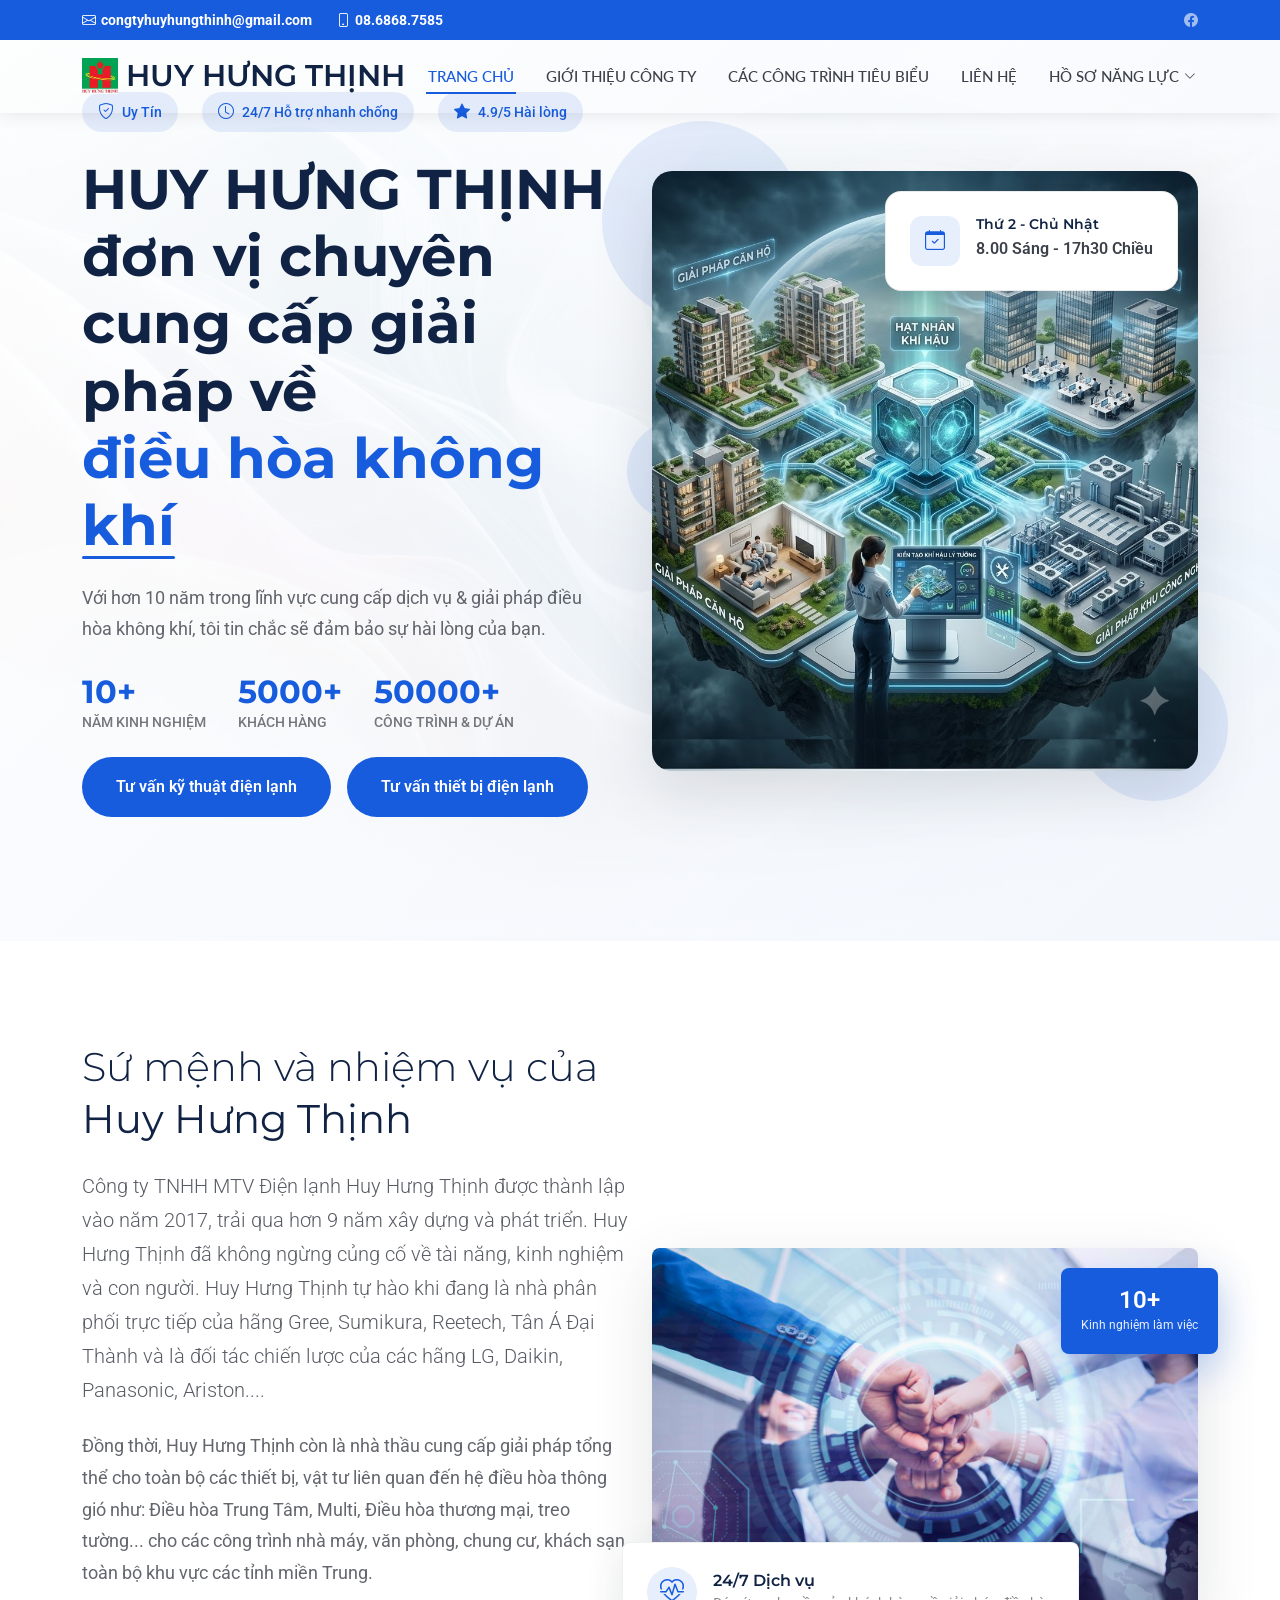
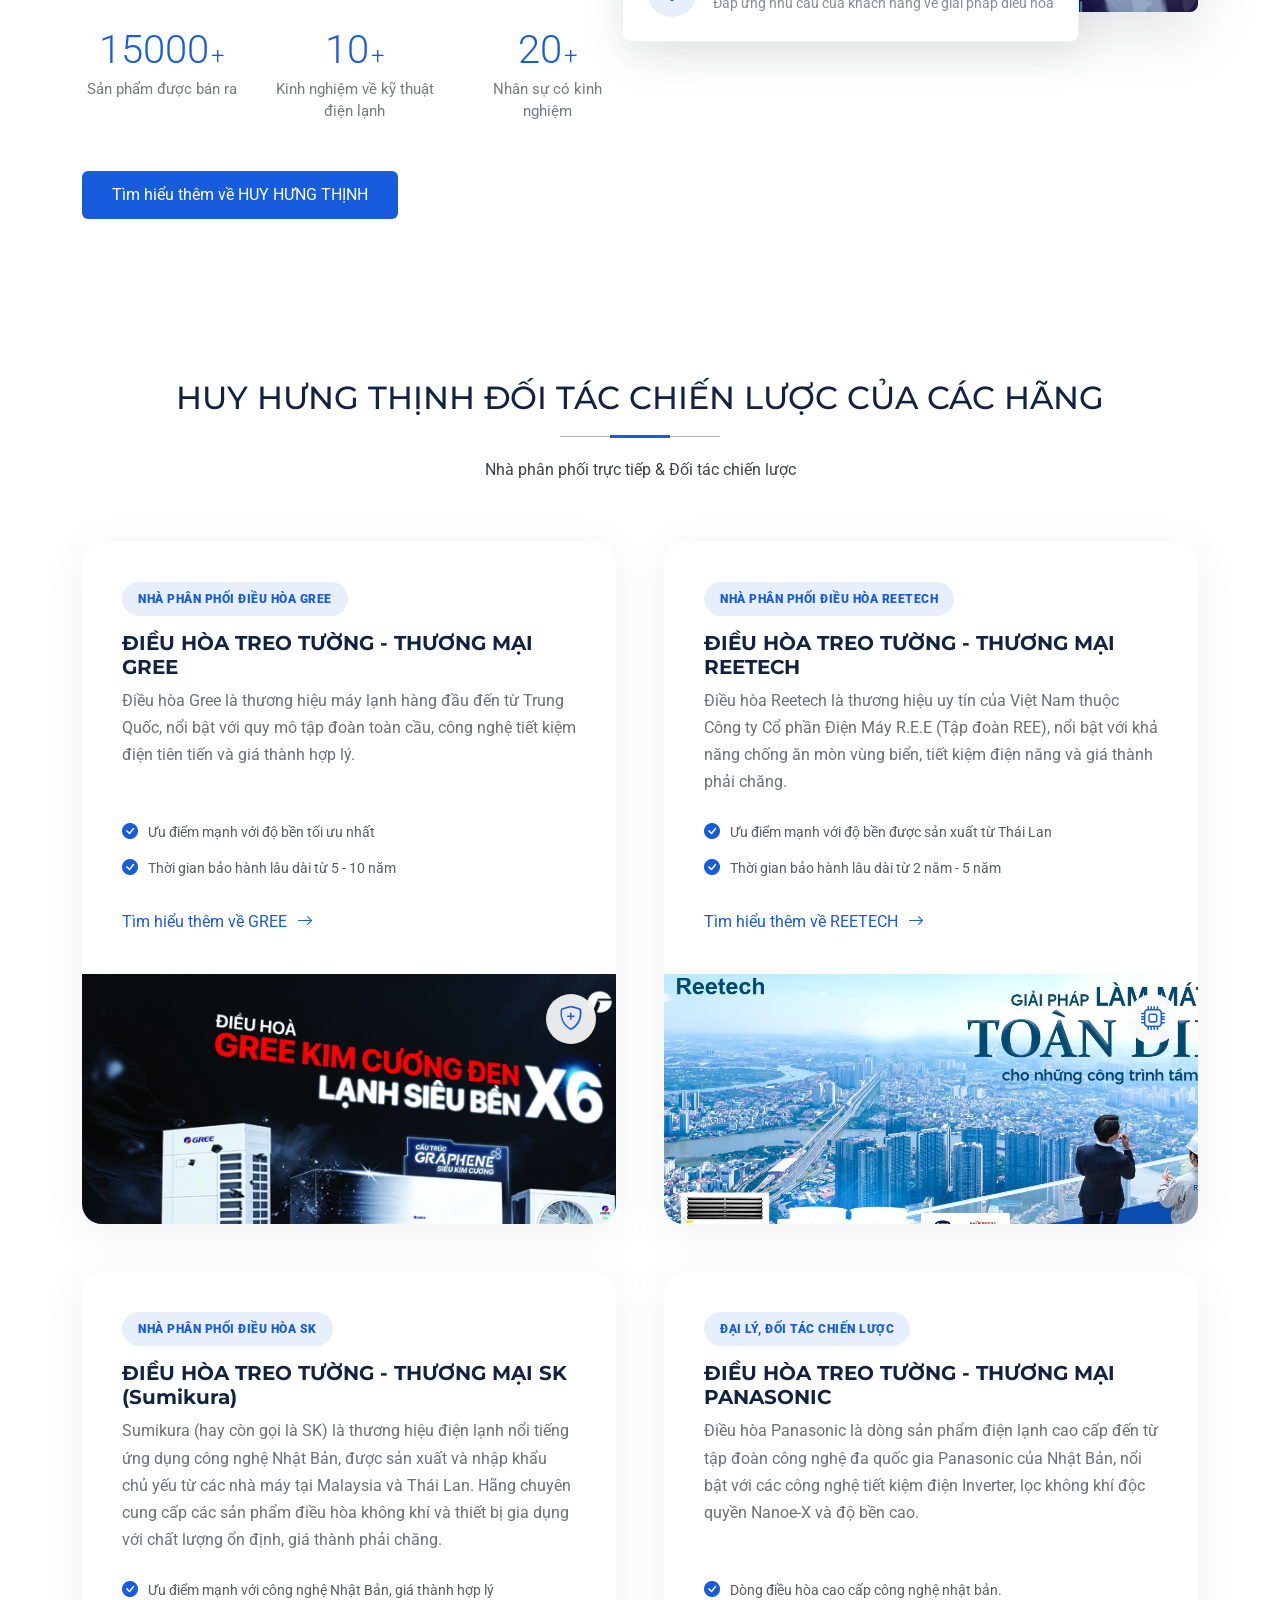
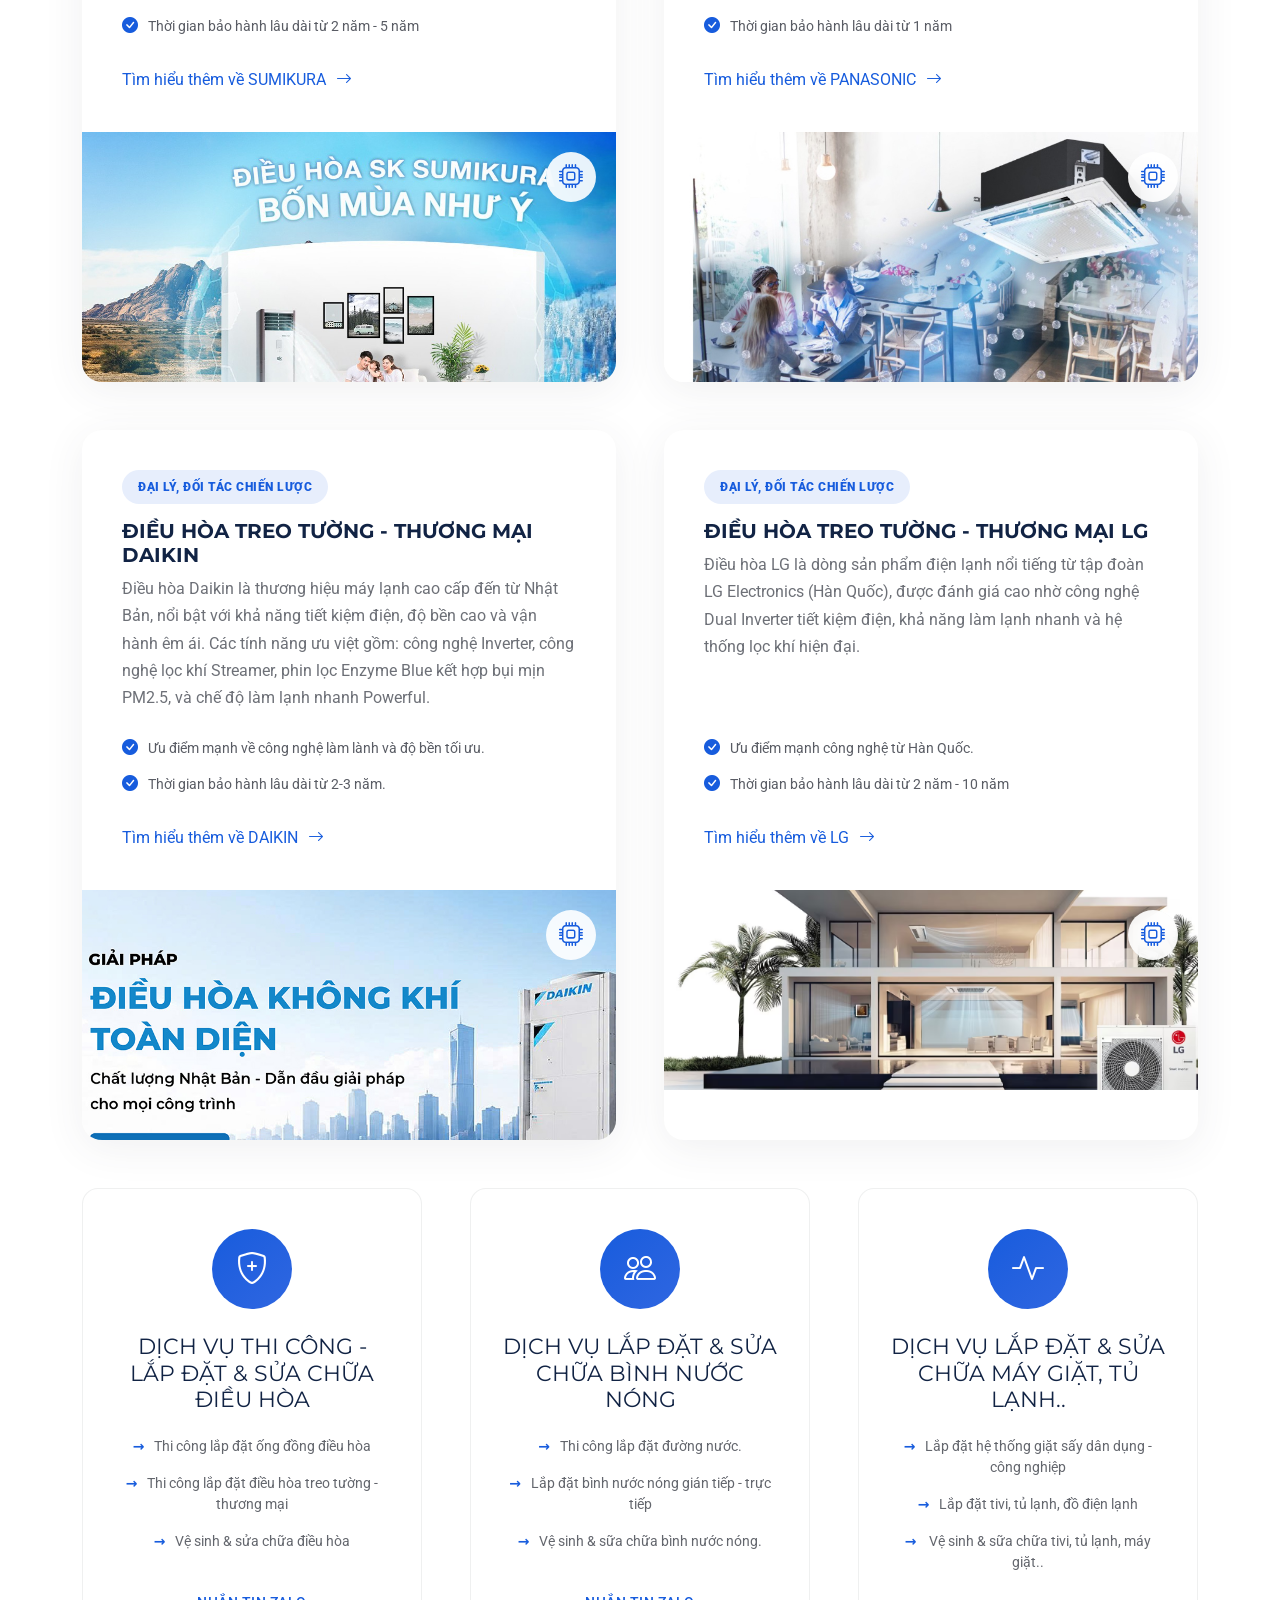
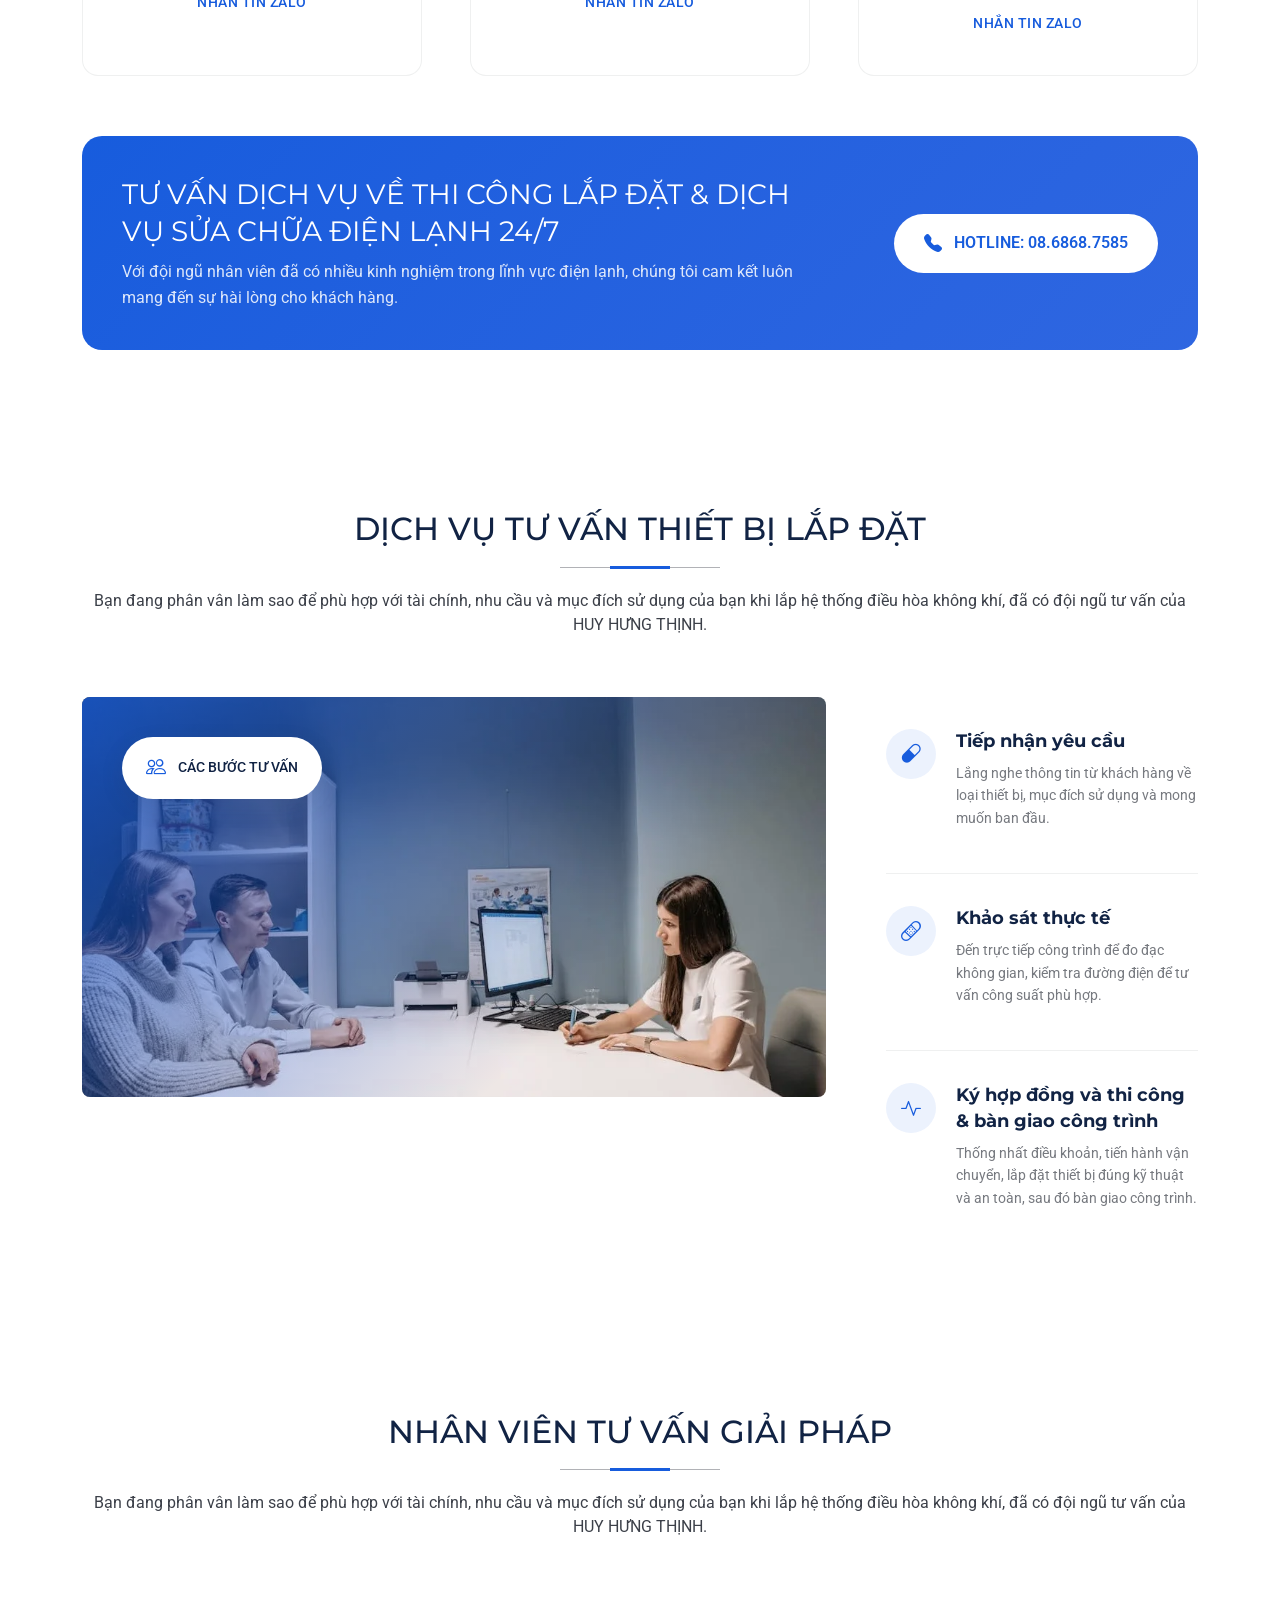
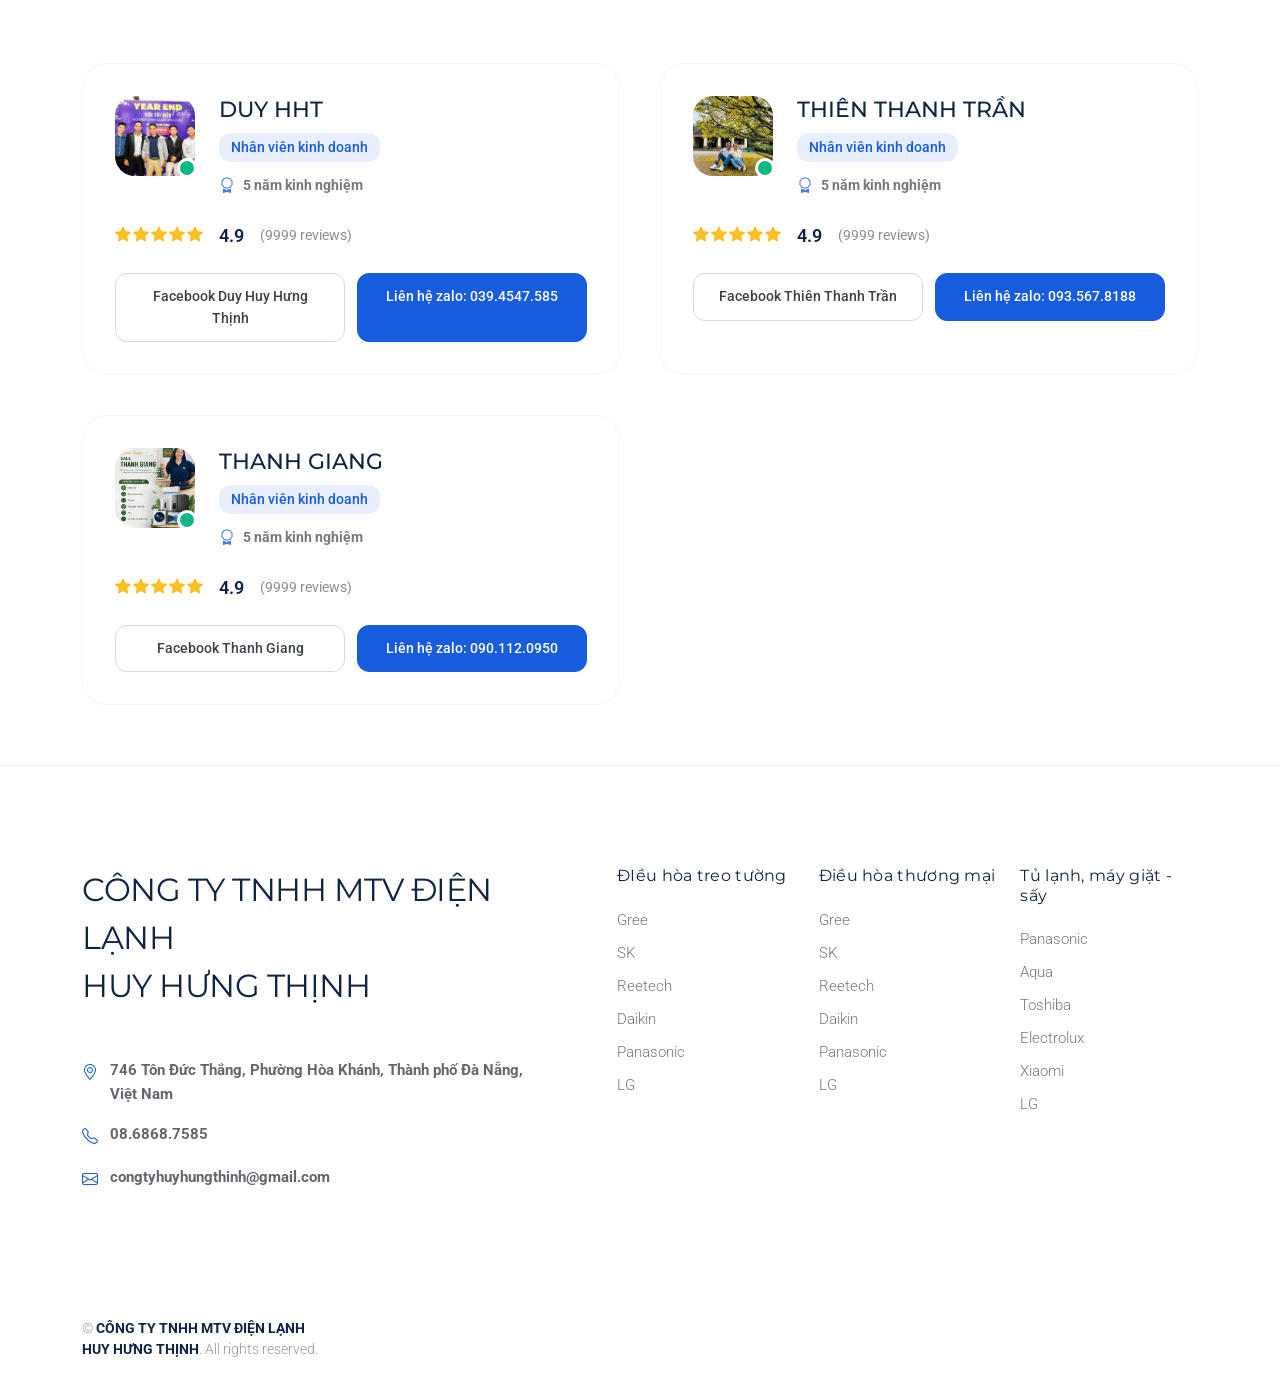
<file: index.html>
<!DOCTYPE html>
<html lang="en">

<head>
  <meta charset="utf-8">
  <meta content="width=device-width, initial-scale=1.0" name="viewport">
  <title>ĐIỆN LẠNH HUY HƯNG THỊNH</title>
  <meta name="description" content="">
  <meta name="keywords" content="">

  <!-- Favicons -->
  <link href="assets/img/logoo.jpg" rel="icon">
  <link href="assets/img/logoo.jpg" rel="apple-touch-icon">

  <!-- Fonts -->
  <link href="https://fonts.googleapis.com" rel="preconnect">
  <link href="https://fonts.gstatic.com" rel="preconnect" crossorigin>
  <link
    href="https://fonts.googleapis.com/css2?family=Roboto:ital,wght@0,100;0,300;0,400;0,500;0,700;0,900;1,100;1,300;1,400;1,500;1,700;1,900&family=Montserrat:ital,wght@0,100;0,200;0,300;0,400;0,500;0,600;0,700;0,800;0,900;1,100;1,200;1,300;1,400;1,500;1,600;1,700;1,800;1,900&family=Lato:ital,wght@0,100;0,300;0,400;0,700;0,900;1,100;1,300;1,400;1,700;1,900&display=swap"
    rel="stylesheet">

  <!-- Vendor CSS Files -->
  <link href="assets/vendor/bootstrap/css/bootstrap.min.css" rel="stylesheet">
  <link href="assets/vendor/bootstrap-icons/bootstrap-icons.css" rel="stylesheet">
  <link href="assets/vendor/aos/aos.css" rel="stylesheet">
  <link href="assets/vendor/glightbox/css/glightbox.min.css" rel="stylesheet">
  <link href="assets/vendor/fontawesome-free/css/all.min.css" rel="stylesheet">
  <link href="assets/vendor/swiper/swiper-bundle.min.css" rel="stylesheet">

  <!-- Main CSS File -->
  <link href="assets/css/main.css" rel="stylesheet">

  <!-- =======================================================
  * Template Name: Clinic
  * Template URL: https://bootstrapmade.com/clinic-bootstrap-template/
  * Updated: Jul 23 2025 with Bootstrap v5.3.7
  * Author: BootstrapMade.com
  * License: https://bootstrapmade.com/license/
  ======================================================== -->
</head>

<body class="index-page">

  <header id="header" class="header fixed-top">

    <div class="topbar d-flex align-items-center dark-background">
      <div class="container d-flex justify-content-center justify-content-md-between">
        <div class="contact-info d-flex align-items-center">
          <i class="bi bi-envelope d-flex align-items-center"><a
              href="mailto:contact@example.com"><b>congtyhuyhungthinh@gmail.com</b></a></i>
          <i class="bi bi-phone d-flex align-items-center ms-4"><span><b>08.6868.7585</b></span></i>
        </div>
        <div class="social-links d-none d-md-flex align-items-center">
          <a href="https://www.facebook.com/dienlanhhuysanyo" class="facebook"><i class="bi bi-facebook"></i></a>
        </div>
      </div>
    </div><!-- End Top Bar -->

    <div class="branding d-flex align-items-cente">

      <div class="container position-relative d-flex align-items-center justify-content-between">
        <a href="index.html" class="logo d-flex align-items-center">
          <!-- Uncomment the line below if you also wish to use an image logo -->
          <img src="assets/img/logoo.jpg" alt="">
          <h1 class="sitename">HUY HƯNG THỊNH</h1>
        </a>

        <nav id="navmenu" class="navmenu">
          <ul>
            <li><a href="index.html" class="active">TRANG CHỦ</a></li>
            <li><a href="about.html">GIỚI THIỆU CÔNG TY</a></li>
            <li><a href="departments.html">CÁC CÔNG TRÌNH TIÊU BIỂU</a></li>
            <li><a href="contact.html">LIÊN HỆ</a></li>
            <li class="dropdown"><a href="#"><span>HỒ SƠ NĂNG LỰC</span> <i
                  class="bi bi-chevron-down toggle-dropdown"></i></a>
              <ul>
                <li><a href="https://drive.google.com/file/d/1CEmODei8pMV3F9L-vkBQhQocN1HUq835/view?usp=sharing">HỒ SƠ NĂNG LỰC HUY HƯNG THỊNH</a></li>
              </ul>
            </li>
            </li>
          </ul>
          <i class="mobile-nav-toggle d-xl-none bi bi-list"></i>
        </nav>

      </div>

    </div>

  </header>

  <main class="main">

    <!-- Hero Section -->
    <section id="hero" class="hero section">

      <div class="container" data-aos="fade-up" data-aos-delay="100">

        <div class="row align-items-center">
          <div class="col-lg-6">
            <div class="hero-content">
              <div class="trust-badges mb-4" data-aos="fade-right" data-aos-delay="200">
                <div class="badge-item">
                  <i class="bi bi-shield-check"></i>
                  <span>Uy Tín</span>
                </div>
                <div class="badge-item">
                  <i class="bi bi-clock"></i>
                  <span>24/7 Hỗ trợ nhanh chống</span>
                </div>
                <div class="badge-item">
                  <i class="bi bi-star-fill"></i>
                  <span>4.9/5 Hài lòng</span>
                </div>
              </div>

              <h1 data-aos="fade-right" data-aos-delay="300">
                HUY HƯNG THỊNH đơn vị chuyên cung cấp giải pháp về <br> <span class="highlight">điều hòa không khí</span>
              </h1>

              <p class="hero-description" data-aos="fade-right" data-aos-delay="400">
                Với hơn 10 năm trong lĩnh vực cung cấp dịch vụ & giải pháp điều hòa không khí, tôi tin chắc sẽ đảm bảo sự hài lòng của bạn.
              </p>

              <div class="hero-stats mb-4" data-aos="fade-right" data-aos-delay="500">
                <div class="stat-item">
                  <h3><span data-purecounter-start="0" data-purecounter-end="10" data-purecounter-duration="2"
                      class="purecounter"></span>+</h3>
                  <p>NĂM KINH NGHIỆM</p>
                </div>
                <div class="stat-item">
                  <h3><span data-purecounter-start="0" data-purecounter-end="5000" data-purecounter-duration="2"
                      class="purecounter"></span>+</h3>
                  <p>KHÁCH HÀNG</p>
                </div>
                <div class="stat-item">
                  <h3><span data-purecounter-start="0" data-purecounter-end="50000" data-purecounter-duration="2"
                      class="purecounter"></span>+</h3>
                  <p>CÔNG TRÌNH & DỰ ÁN</p>
                </div>
              </div>

              <div class="hero-actions" data-aos="fade-right" data-aos-delay="600">
                <a href="https://zalo.me/0868687585" class="btn btn-primary">Tư vấn kỹ thuật điện lạnh</a>
                <a href="https://zalo.me/0935678188" class="btn btn-primary">Tư vấn thiết bị điện lạnh</a>
              </div>
            </div>
          </div>

          <div class="col-lg-6">
            <div class="hero-visual" data-aos="fade-left" data-aos-delay="500">
              <div class="main-image">
                <img src="assets/img/giaiphap.jpe" alt="Modern Healthcare Facility" class="img-fluid">
                <div class="floating-card appointment-card">
                  <div class="card-icon">
                    <i class="bi bi-calendar-check"></i>
                  </div>
                  <div class="card-content">
                    <h6>Thứ 2 - Chủ Nhật</h6>
                    <p>8.00 Sáng - 17h30 Chiều </p>
                  </div>
                </div>
              </div>
              <div class="background-elements">
                <div class="element element-1"></div>
                <div class="element element-2"></div>
                <div class="element element-3"></div>
              </div>
            </div>
          </div>
        </div>

      </div>

    </section><!-- /Hero Section -->

    <!-- Home About Section -->
    <section id="home-about" class="home-about section">

      <div class="container" data-aos="fade-up" data-aos-delay="100">

        <div class="row align-items-center">
          <div class="col-lg-6 mb-5 mb-lg-0" data-aos="fade-right" data-aos-delay="200">
            <div class="about-content">
              <h2 class="section-heading">Sứ mệnh và nhiệm vụ của <br> <b>Huy Hưng Thịnh</b></h2>
              <p class="lead-text">Công ty TNHH MTV Điện lạnh Huy Hưng Thịnh được thành lập vào năm 2017, trải qua hơn 9 năm xây dựng và phát triển. Huy Hưng Thịnh đã không ngừng củng cố về tài năng, kinh nghiệm và con người. Huy Hưng Thịnh tự hào khi đang là nhà phân phối trực tiếp của hãng Gree, Sumikura, Reetech, Tân Á Đại Thành và là đối tác chiến lược của các hãng LG, Daikin, Panasonic, Ariston....</p>

              <p>Đồng thời, Huy Hưng Thịnh còn là nhà thầu cung cấp giải pháp tổng thể cho toàn bộ các thiết bị, vật tư liên quan đến hệ điều hòa thông gió như: Điều hòa Trung Tâm, Multi, Điều hòa thương mại, treo tường... cho các công trình nhà máy, văn phòng, chung cư, khách sạn toàn bộ khu vực các tỉnh miền Trung.</p>

              <div class="stats-grid">
                <div class="stat-item">
                  <div class="stat-number purecounter" data-purecounter-start="0" data-purecounter-end="15000"
                    data-purecounter-duration="1"></div>
                  <div class="stat-label">Sản phẩm được bán ra</div>
                </div>
                <div class="stat-item">
                  <div class="stat-number purecounter" data-purecounter-start="0" data-purecounter-end="10"
                    data-purecounter-duration="1"></div>
                  <div class="stat-label">Kinh nghiệm về kỹ thuật điện lạnh</div>
                </div>
                <div class="stat-item">
                  <div class="stat-number purecounter" data-purecounter-start="0" data-purecounter-end="20"
                    data-purecounter-duration="1"></div>
                  <div class="stat-label">Nhân sự có kinh nghiệm</div>
                </div>
              </div>

              <div class="cta-section">
                <a href="about.html" class="btn-primary">Tìm hiểu thêm về HUY HƯNG THỊNH</a>
              </div>
            </div>
          </div>

          <div class="col-lg-6" data-aos="fade-left" data-aos-delay="300">
            <div class="about-visual">
              <div class="main-image">
                <img src="assets/img/sumenh.jpg" alt="Modern medical facility" class="img-fluid">
              </div>
              <div class="floating-card">
                <div class="card-content">
                  <div class="icon">
                    <i class="bi bi-heart-pulse"></i>
                  </div>
                  <div class="card-text">
                    <h4>24/7 Dịch vụ</h4>
                    <p>Đáp ứng nhu cầu của khách hàng về giải pháp điều hòa</p>
                  </div>
                </div>
              </div>
              <div class="experience-badge">
                <div class="badge-content">
                  <span class="years">10+</span>
                  <span class="text">Kinh nghiệm làm việc</span>
                </div>
              </div>
            </div>
          </div>
        </div>

      </div>

    </section><!-- /Home About Section -->

    <!-- Featured Departments Section -->
    <section id="featured-departments" class="featured-departments section">

      <!-- Section Title -->
      <div class="container section-title" data-aos="fade-up">
        <h2>HUY HƯNG THỊNH ĐỐI TÁC CHIẾN LƯỢC CỦA CÁC HÃNG</h2>
        <p>Nhà phân phối trực tiếp & Đối tác chiến lược </p>
      </div><!-- End Section Title -->

      <div class="container" data-aos="fade-up" data-aos-delay="100">

        <div class="row g-5">

          <div class="col-lg-6" data-aos="zoom-in" data-aos-delay="100">
            <div class="specialty-card">
              <div class="specialty-content">
                <div class="specialty-meta">
                  <span class="specialty-label"><b> NHÀ PHÂN PHỐI ĐIỀU HÒA GREE </b></span>
                </div>
                <h5><b>ĐIỀU HÒA TREO TƯỜNG - THƯƠNG MẠI GREE</b></h5>
                <p>Điều hòa Gree là thương hiệu máy lạnh hàng đầu đến từ Trung Quốc, nổi bật với quy mô tập đoàn toàn cầu, công nghệ tiết kiệm điện tiên tiến và giá thành hợp lý.</p>
                <div class="specialty-features">
                  <span><i class="bi bi-check-circle-fill"></i>Ưu điểm mạnh với độ bền tối ưu nhất</span>
                  <span><i class="bi bi-check-circle-fill"></i>Thời gian bảo hành lâu dài từ 5 - 10 năm</span>
                </div>
                <a href="https://www.facebook.com/dienlanhhuysanyo" class="specialty-link">
                  Tìm hiểu thêm về GREE <i class="bi bi-arrow-right"></i>
                </a>
              </div>
              <div class="specialty-visual">
                <img src="assets/img/gree-kim-cuong-den.jpg" alt="ĐIỀU HÒA GREE" style="width: 620px; height: 350px; object-fit: cover; display: block;">
              <div class="visual-overlay">
                  <i class="bi bi-shield-plus"></i>
                </div>
              </div>
            </div>
          </div><!-- End Specialty Card -->

          <div class="col-lg-6" data-aos="zoom-in" data-aos-delay="200">
            <div class="specialty-card">
              <div class="specialty-content">
                <div class="specialty-meta">
                  <span class="specialty-label"><b> NHÀ PHÂN PHỐI ĐIỀU HÒA REETECH </b></span>
                </div>
                <h5><b>ĐIỀU HÒA TREO TƯỜNG - THƯƠNG MẠI REETECH</b></h5>
                <p>Điều hòa Reetech là thương hiệu uy tín của Việt Nam thuộc Công ty Cổ phần Điện Máy R.E.E (Tập đoàn REE), nổi bật với khả năng chống ăn mòn vùng biển, tiết kiệm điện năng và giá thành phải chăng.</p>
                <div class="specialty-features">
                  <span><i class="bi bi-check-circle-fill"></i>Ưu điểm mạnh với độ bền được sản xuất từ Thái Lan</span>
                  <span><i class="bi bi-check-circle-fill"></i>Thời gian bảo hành lâu dài từ 2 năm - 5 năm</span>
                </div>
                <a href="https://www.facebook.com/dienlanhhuysanyo" class="specialty-link">
                  Tìm hiểu thêm về REETECH <i class="bi bi-arrow-right"></i>
                </a>
              </div>
              <div class="specialty-visual">
                <img src="assets/img/bannerreetech.jpg" alt="ĐIỀU HÒA GREE" style="width: 620px; height: 400px; object-fit: cover; display: block;">
              <div class="visual-overlay">
                  <i class="bi bi-cpu"></i>
                </div>
              </div>
            </div>
          </div><!-- End Specialty Card -->
          <div class="col-lg-6" data-aos="zoom-in" data-aos-delay="200">
            <div class="specialty-card">
              <div class="specialty-content">
                <div class="specialty-meta">
                  <span class="specialty-label"><b>NHÀ PHÂN PHỐI ĐIỀU HÒA SK</b></span>
                </div>
                <h5><b>ĐIỀU HÒA TREO TƯỜNG - THƯƠNG MẠI SK (Sumikura)</b></h5>
                <p>Sumikura (hay còn gọi là SK) là thương hiệu điện lạnh nổi tiếng ứng dụng công nghệ Nhật Bản, được sản xuất và nhập khẩu chủ yếu từ các nhà máy tại Malaysia và Thái Lan. Hãng chuyên cung cấp các sản phẩm điều hòa không khí và thiết bị gia dụng với chất lượng ổn định, giá thành phải chăng.</p>
                <div class="specialty-features">
                  <span><i class="bi bi-check-circle-fill"></i>Ưu điểm mạnh với công nghệ Nhật Bản, giá thành hợp lý</span>
                  <span><i class="bi bi-check-circle-fill"></i>Thời gian bảo hành lâu dài từ 2 năm - 5 năm</span>
                </div>
                <a href="https://www.facebook.com/dienlanhhuysanyo" class="specialty-link">
                  Tìm hiểu thêm về SUMIKURA <i class="bi bi-arrow-right"></i>
                </a>
              </div>
              <div class="specialty-visual">
                <img src="assets/img/bannersk.jpg" alt="ĐIỀU HÒA Sumikura" style="width: 620px; height: 500px; object-fit: cover; display: block;">
              <div class="visual-overlay">
                  <i class="bi bi-cpu"></i>
                </div>
              </div>
            </div>
          </div><!-- End Specialty Card -->
          <div class="col-lg-6" data-aos="zoom-in" data-aos-delay="200">
            <div class="specialty-card">
              <div class="specialty-content">
                <div class="specialty-meta">
                  <span class="specialty-label"><b>ĐẠI LÝ, ĐỐI TÁC CHIẾN LƯỢC</b></span>
                </div>
                <h5><b>ĐIỀU HÒA TREO TƯỜNG - THƯƠNG MẠI PANASONIC</b></h5>
                <p>Điều hòa Panasonic là dòng sản phẩm điện lạnh cao cấp đến từ tập đoàn công nghệ đa quốc gia Panasonic của Nhật Bản, nổi bật với các công nghệ tiết kiệm điện Inverter, lọc không khí độc quyền Nanoe-X và độ bền cao.</p>
                <div class="specialty-features">
                  <span><i class="bi bi-check-circle-fill"></i>Dòng điều hòa cao cấp công nghệ nhật bản.</span>
                  <span><i class="bi bi-check-circle-fill"></i>Thời gian bảo hành lâu dài từ 1 năm</span>
                </div>
                <a href="https://www.facebook.com/dienlanhhuysanyo" class="specialty-link">
                  Tìm hiểu thêm về PANASONIC <i class="bi bi-arrow-right"></i>
                </a>
              </div>
              <div class="specialty-visual">
                <img src="assets/img/bannerpanasonic.jpg" alt="ĐIỀU HÒA GREE" style="width: 620px; height: 500px; object-fit: cover; display: block;">
              <div class="visual-overlay">
                  <i class="bi bi-cpu"></i>
                </div>
              </div>
            </div>
          </div><!-- End Specialty Card -->
          <div class="col-lg-6" data-aos="zoom-in" data-aos-delay="200">
            <div class="specialty-card">
              <div class="specialty-content">
                <div class="specialty-meta">
                  <span class="specialty-label"><b>ĐẠI LÝ, ĐỐI TÁC CHIẾN LƯỢC</b></span>
                </div>
                <h5><b>ĐIỀU HÒA TREO TƯỜNG - THƯƠNG MẠI DAIKIN</b></h5>
                <p>Điều hòa Daikin là thương hiệu máy lạnh cao cấp đến từ Nhật Bản, nổi bật với khả năng tiết kiệm điện, độ bền cao và vận hành êm ái. Các tính năng ưu việt gồm: công nghệ Inverter, công nghệ lọc khí Streamer, phin lọc Enzyme Blue kết hợp bụi mịn PM2.5, và chế độ làm lạnh nhanh Powerful.</p>
                <div class="specialty-features">
                  <span><i class="bi bi-check-circle-fill"></i>Ưu điểm mạnh về công nghệ làm lành và độ bền tối ưu.</span>
                  <span><i class="bi bi-check-circle-fill"></i>Thời gian bảo hành lâu dài từ 2-3 năm.</span>
                </div>
                <a href="https://www.facebook.com/dienlanhhuysanyo" class="specialty-link">
                  Tìm hiểu thêm về DAIKIN <i class="bi bi-arrow-right"></i>
                </a>
              </div>
              <div class="specialty-visual">
                <img src="assets/img/bannerdaikin.jpg" alt="ĐIỀU HÒA Daikin" style="width: 1000px; height: 350px; object-fit: cover; display: block;">
              <div class="visual-overlay">
                  <i class="bi bi-cpu"></i>
                </div>
              </div>
            </div>
          </div><!-- End Specialty Card -->
          <div class="col-lg-6" data-aos="zoom-in" data-aos-delay="200">
            <div class="specialty-card">
              <div class="specialty-content">
                <div class="specialty-meta">
                  <span class="specialty-label"><b>ĐẠI LÝ, ĐỐI TÁC CHIẾN LƯỢC</b></span>
                </div>
                <h5><b>ĐIỀU HÒA TREO TƯỜNG - THƯƠNG MẠI LG</b></h5>
                <p>Điều hòa LG là dòng sản phẩm điện lạnh nổi tiếng từ tập đoàn LG Electronics (Hàn Quốc), được đánh giá cao nhờ công nghệ Dual Inverter tiết kiệm điện, khả năng làm lạnh nhanh và hệ thống lọc khí hiện đại.</p>
                <div class="specialty-features">
                  <span><i class="bi bi-check-circle-fill"></i>Ưu điểm mạnh công nghệ từ Hàn Quốc.</span>
                  <span><i class="bi bi-check-circle-fill"></i>Thời gian bảo hành lâu dài từ 2 năm - 10 năm</span>
                </div>
                <a href="department-details.html" class="specialty-link">
                  Tìm hiểu thêm về LG <i class="bi bi-arrow-right"></i>
                </a>
              </div>
              <div class="specialty-visual">
                <img src="assets/img/banner.avif" alt="ĐIỀU HÒA GREE" style="width: 600px; height: 200px; object-fit: cover; display: block;">
              <div class="visual-overlay">
                  <i class="bi bi-cpu"></i>
                </div>
              </div>
            </div>
          </div><!-- End Specialty Card -->

          <div class="col-lg-4" data-aos="fade-up" data-aos-delay="100">
            <div class="department-highlight">
              <div class="highlight-icon">
                <i class="bi bi-shield-plus"></i>
              </div>
              <h4>DỊCH VỤ THI CÔNG - LẮP ĐẶT & SỬA CHỮA ĐIỀU HÒA</h4>
              <ul class="highlight-list">
                <li>Thi công lắp đặt ống đồng điều hòa </li>
                <li>Thi công lắp đặt điều hòa treo tường - thương mại</li>
                <li>Vệ sinh & sửa chữa điều hòa </li>
              </ul>
              <a href="https://zalo.me/0868687585" class="highlight-cta" target="_blank" rel="noopener noreferrer">Nhắn tin Zalo</a>
            </div>
          </div><!-- End Department Highlight -->

          <div class="col-lg-4" data-aos="fade-up" data-aos-delay="200">
            <div class="department-highlight">
              <div class="highlight-icon">
                <i class="bi bi-people"></i>
              </div>
                <h4>DỊCH VỤ LẮP ĐẶT & SỬA CHỮA BÌNH NƯỚC NÓNG</h4>
              <ul class="highlight-list">
                <li>Thi công lắp đặt đường nước.</li>
                <li>Lắp đặt bình nước nóng gián tiếp - trực tiếp</li>
                <li>Vệ sinh & sữa chữa bình nước nóng.</li>
              </ul>
               <a href="https://zalo.me/0868687585" class="highlight-cta" target="_blank" rel="noopener noreferrer">Nhắn tin Zalo</a>
            </div>
          </div><!-- End Department Highlight -->

          <div class="col-lg-4" data-aos="fade-up" data-aos-delay="300">
            <div class="department-highlight">
              <div class="highlight-icon">
                <i class="bi bi-activity"></i>
              </div>
                <h4>DỊCH VỤ LẮP ĐẶT & SỬA CHỮA MÁY GIẶT, TỦ LẠNH..</h4>
              <ul class="highlight-list">
                <li>Lắp đặt hệ thống giặt sấy dân dụng - công nghiệp</li>
                <li>Lắp đặt tivi, tủ lạnh, đồ điện lạnh</li>
                <li> Vệ sinh & sữa chữa tivi, tủ lạnh, máy giặt..</li>
              </ul>
             <a href="https://zalo.me/0868687585" class="highlight-cta" target="_blank" rel="noopener noreferrer">Nhắn tin Zalo</a>
            </div>
          </div><!-- End Department Highlight -->

        </div>

        <div class="emergency-banner" data-aos="fade-up" data-aos-delay="400">
          <div class="row align-items-center">
            <div class="col-lg-8">
              <div class="emergency-content">
                <h3>TƯ VẤN DỊCH VỤ VỀ THI CÔNG LẮP ĐẶT & DỊCH VỤ SỬA CHỮA ĐIỆN LẠNH 24/7</h3>
                <p>Với đội ngũ nhân viên đã có nhiều kinh nghiệm trong lĩnh vực điện lạnh, chúng tôi cam kết luôn mang đến sự hài lòng cho khách hàng.</p>
              </div>
            </div>
            <div class="col-lg-4 text-lg-end">
              <a href="tel:0868687585" class="emergency-btn">
                <i class="bi bi-telephone-fill"></i>
               HOTLINE: 08.6868.7585
              </a>
            </div>
          </div>
        </div>

      </div>

    </section><!-- /Featured Departments Section -->

    <!-- Featured Services Section -->
    <section id="featured-services" class="featured-services section">

      <!-- Section Title -->
      <div class="container section-title" data-aos="fade-up">
        <h2>DỊCH VỤ TƯ VẤN THIẾT BỊ LẮP ĐẶT</h2>
        <p>Bạn đang phân vân làm sao để phù hợp với tài chính, nhu cầu và mục đích sử dụng của bạn khi lắp hệ thống điều hòa không khí, đã có đội ngũ tư vấn của HUY HƯNG THỊNH.</p>
      </div><!-- End Section Title -->

      <div class="container" data-aos="fade-up" data-aos-delay="100">

        <div class="row g-0">

          <div class="col-lg-8" data-aos="fade-right" data-aos-delay="200">
            <div class="featured-service-main">
              <div class="service-image-wrapper">
                <img src="assets/img/health/consultation-4.webp" alt="Premier Healthcare Services" class="img-fluid"
                  loading="lazy">
                <div class="service-overlay">
                  <div class="service-badge">
                    <i class="bi bi-people"></i>
                    <span>CÁC BƯỚC TƯ VẤN</span>
                  </div>
                </div>
              </div>
            </div>
          </div>

          <div class="col-lg-4" data-aos="fade-left" data-aos-delay="300">
            <div class="services-sidebar">

              <div class="service-item" data-aos="fade-up" data-aos-delay="400">
                <div class="service-icon-wrapper">
                  <i class="bi bi-capsule"></i>
                </div>
                <div class="service-info">
                  <h4><b>Tiếp nhận yêu cầu</b></h4>
                  <p>Lắng nghe thông tin từ khách hàng về loại thiết bị, mục đích sử dụng và mong muốn ban đầu.</p>
                </div>
              </div>

              <div class="service-item" data-aos="fade-up" data-aos-delay="500">
                <div class="service-icon-wrapper">
                  <i class="bi bi-bandaid"></i>
                </div>
                <div class="service-info">
                  <div class="service-info">
                  <h4><b>Khảo sát thực tế</b></h4>
                  <p>Đến trực tiếp công trình để đo đạc không gian, kiểm tra đường điện để tư vấn công suất phù hợp.</p>
                </div>
                </div>
              </div>

              <div class="service-item" data-aos="fade-up" data-aos-delay="600">
                <div class="service-icon-wrapper">
                  <i class="bi bi-activity"></i>
                </div>
                <div class="service-info">
                  <div class="service-info">
                  <h4><b>Ký hợp đồng và thi công & bàn giao công trình</b></h4>
                  <p>Thống nhất điều khoản, tiến hành vận chuyển, lắp đặt thiết bị đúng kỹ thuật và an toàn, sau đó bàn giao công trình.</p>
                </div>
                </div>
              </div>
            </div>
          </div>

        </div>

      </div>

    </section><!-- /Featured Services Section -->

    <!-- Find A Doctor Section -->
    <section id="find-a-doctor" class="find-a-doctor section">

      <!-- Section Title -->

      <div class="container" data-aos="fade-up" data-aos-delay="100">
      <div class="container section-title" data-aos="fade-up">
        <h2>NHÂN VIÊN TƯ VẤN GIẢI PHÁP</h2>
        <p>Bạn đang phân vân làm sao để phù hợp với tài chính, nhu cầu và mục đích sử dụng của bạn khi lắp hệ thống điều hòa không khí, đã có đội ngũ tư vấn của HUY HƯNG THỊNH.</p>
      </div><!-- End Section Title -->

        <div class="doctors-grid" data-aos="fade-up" data-aos-delay="300">
          <div class="doctor-profile" data-aos="zoom-in" data-aos-delay="100">
            <div class="profile-header">
              <div class="doctor-avatar">
                <img src="assets/img/duyhuyhungthinh.jpg" alt="Dr. Amanda Foster" class="img-fluid">
                <div class="status-indicator available"></div>
              </div>
              <div class="doctor-details">
                <h4>DUY HHT</h4>
                <span class="specialty-tag">Nhân viên kinh doanh</span>
                <div class="experience-info">
                  <i class="bi bi-award"></i>
                  <span><b>5 năm kinh nghiệm</b></span>
                </div>
              </div>
            </div>
            <div class="rating-section">
              <div class="stars">
                <i class="bi bi-star-fill"></i>
                <i class="bi bi-star-fill"></i>
                <i class="bi bi-star-fill"></i>
                <i class="bi bi-star-fill"></i>
                <i class="bi bi-star-fill"></i>
              </div>
              <span class="rating-score">4.9</span>
              <span class="review-count">(9999 reviews)</span>
            </div>
            <div class="action-buttons">
              <a href="https://www.facebook.com/duy.huy.hung.thinh" class="btn-secondary">Facebook Duy Huy Hưng Thịnh</a>
              <a href="https://zalo.me/0394547585" class="btn-primary">Liên hệ zalo: 039.4547.585</a>
            </div>
          </div><!-- End Doctor Profile -->

            <div class="doctor-profile" data-aos="zoom-in" data-aos-delay="100">
            <div class="profile-header">
              <div class="doctor-avatar">
                <img src="assets/img/thienthanhtran.jpg" alt="Dr. Amanda Foster" class="img-fluid">
                <div class="status-indicator available"></div>
              </div>
              <div class="doctor-details">
                <h4>THIÊN THANH TRẦN</h4>
                <span class="specialty-tag">Nhân viên kinh doanh</span>
                <div class="experience-info">
                  <i class="bi bi-award"></i>
                  <span><b>5 năm kinh nghiệm</b></span>
                </div>
              </div>
            </div>
            <div class="rating-section">
              <div class="stars">
                <i class="bi bi-star-fill"></i>
                <i class="bi bi-star-fill"></i>
                <i class="bi bi-star-fill"></i>
                <i class="bi bi-star-fill"></i>
                <i class="bi bi-star-fill"></i>
              </div>
              <span class="rating-score">4.9</span>
              <span class="review-count">(9999 reviews)</span>
            </div>
            <div class="action-buttons">
              <a href="https://www.facebook.com/tran.sun.9634" class="btn-secondary">Facebook Thiên Thanh Trần</a>
              <a href="https://zalo.me/0935678188" class="btn-primary">Liên hệ zalo: 093.567.8188</a>
            </div>
          </div><!-- End Doctor Profile -->

          <div class="doctor-profile" data-aos="zoom-in" data-aos-delay="100">
            <div class="profile-header">
              <div class="doctor-avatar">
                <img src="assets/img/giangthanh.jpg" alt="Dr. Amanda Foster" class="img-fluid">
                <div class="status-indicator available"></div>
              </div>
              <div class="doctor-details">
                <h4>THANH GIANG</h4>
                <span class="specialty-tag">Nhân viên kinh doanh</span>
                <div class="experience-info">
                  <i class="bi bi-award"></i>
                  <span><b>5 năm kinh nghiệm</b></span>
                </div>
              </div>
            </div>
            <div class="rating-section">
              <div class="stars">
                <i class="bi bi-star-fill"></i>
                <i class="bi bi-star-fill"></i>
                <i class="bi bi-star-fill"></i>
                <i class="bi bi-star-fill"></i>
                <i class="bi bi-star-fill"></i>
              </div>
              <span class="rating-score">4.9</span>
              <span class="review-count">(9999 reviews)</span>
            </div>
            <div class="action-buttons">
              <a href="https://www.facebook.com/thanh.giang.418870" class="btn-secondary">Facebook Thanh Giang</a>
              <a href="https://zalo.me/0901120950" class="btn-primary">Liên hệ zalo: 090.112.0950</a>
            </div>
          </div><!-- End Doctor Profile -->
        </div>
        </div>

      </div>

    </section><!-- /Find A Doctor Section -->

  </main>

  <footer id="footer" class="footer-16 footer position-relative">

    <div class="container">

      <div class="footer-main" data-aos="fade-up" data-aos-delay="100">
        <div class="row align-items-start">

          <div class="col-lg-5">
            <div class="brand-section">
              <a href="index.html" class="logo d-flex align-items-center mb-4">
                <span class="sitename"><b>CÔNG TY TNHH MTV ĐIỆN LẠNH <br> HUY HƯNG THỊNH</b></span>
              </a>
              <div class="contact-info mt-5">
                <div class="contact-item">
                  <i class="bi bi-geo-alt"></i>
                  <span><b>746 Tôn Đức Thắng, Phường Hòa Khánh, Thành phố Đà Nẵng, Việt Nam</b></span>
                </div>
                <div class="contact-item">
                  <i class="bi bi-telephone"></i>
                  <span><b>08.6868.7585</b></span>
                </div>
                <div class="contact-item">
                  <i class="bi bi-envelope"></i>
                  <span><b>congtyhuyhungthinh@gmail.com</b></span>
                </div>
              </div>
            </div>
          </div>

          <div class="col-lg-7">
            <div class="footer-nav-wrapper">
              <div class="row">

                <div class="col-6 col-lg-4">
                  <div class="nav-column">
                    <h6>ĐIều hòa treo tường</h6>
                    <nav class="footer-nav">
                      <a href="#!">Gree</a>
                      <a href="#!">SK</a>
                      <a href="#!">Reetech</a>
                      <a href="#!">Daikin</a>
                      <a href="#!">Panasonic</a>
                      <a href="#!">LG</a>
                    </nav>
                  </div>
                </div>

                <div class="col-6 col-lg-4">
                  <div class="nav-column">
                    <h6>Điều hòa thương mại</h6>
                    <nav class="footer-nav">
                      <a href="#!">Gree</a>
                      <a href="#!">SK</a>
                      <a href="#!">Reetech</a>
                      <a href="#!">Daikin</a>
                      <a href="#!">Panasonic</a>
                      <a href="#!">LG</a>
                    </nav>
                  </div>
                </div>

                <div class="col-6 col-lg-4">
                  <div class="nav-column">
                    <h6>Tủ lạnh, máy giặt - sấy</h6>
                    <nav class="footer-nav">
                      <a href="#!">Panasonic</a>
                      <a href="#!">Aqua</a>
                      <a href="#!">Toshiba</a>
                      <a href="#!">Electrolux</a>
                      <a href="#!">Xiaomi</a>
                      <a href="#!">LG</a>
                    </nav>
                  </div>
                </div>
              </div>
            </div>
          </div>

        </div>
      </div>

    </div>

    <div class="footer-bottom">
      <div class="container">
        <div class="bottom-content" data-aos="fade-up" data-aos-delay="300">
          <div class="row align-items-center">
  
            <div class="col-lg-6">
              <div class="copyright">
                <p>© <span class="sitename"> <b>CÔNG TY TNHH MTV ĐIỆN LẠNH <br> HUY HƯNG THỊNH</b></span>. All rights reserved.</p>
              </div>
            </div>
          </div>
        </div>
      </div>
    </div>

  </footer>

  <!-- Scroll Top -->
  <a href="#!" id="scroll-top" class="scroll-top d-flex align-items-center justify-content-center"><i
      class="bi bi-arrow-up-short"></i></a>

  <!-- Preloader -->
  <div id="preloader"></div>

  <!-- Vendor JS Files -->
  <script src="assets/vendor/bootstrap/js/bootstrap.bundle.min.js"></script>
  <script src="assets/vendor/php-email-form/validate.js"></script>
  <script src="assets/vendor/aos/aos.js"></script>
  <script src="assets/vendor/glightbox/js/glightbox.min.js"></script>
  <script src="assets/vendor/purecounter/purecounter_vanilla.js"></script>
  <script src="assets/vendor/swiper/swiper-bundle.min.js"></script>

  <!-- Main JS File -->
  <script src="assets/js/main.js"></script>

</body>

</html>
</file>
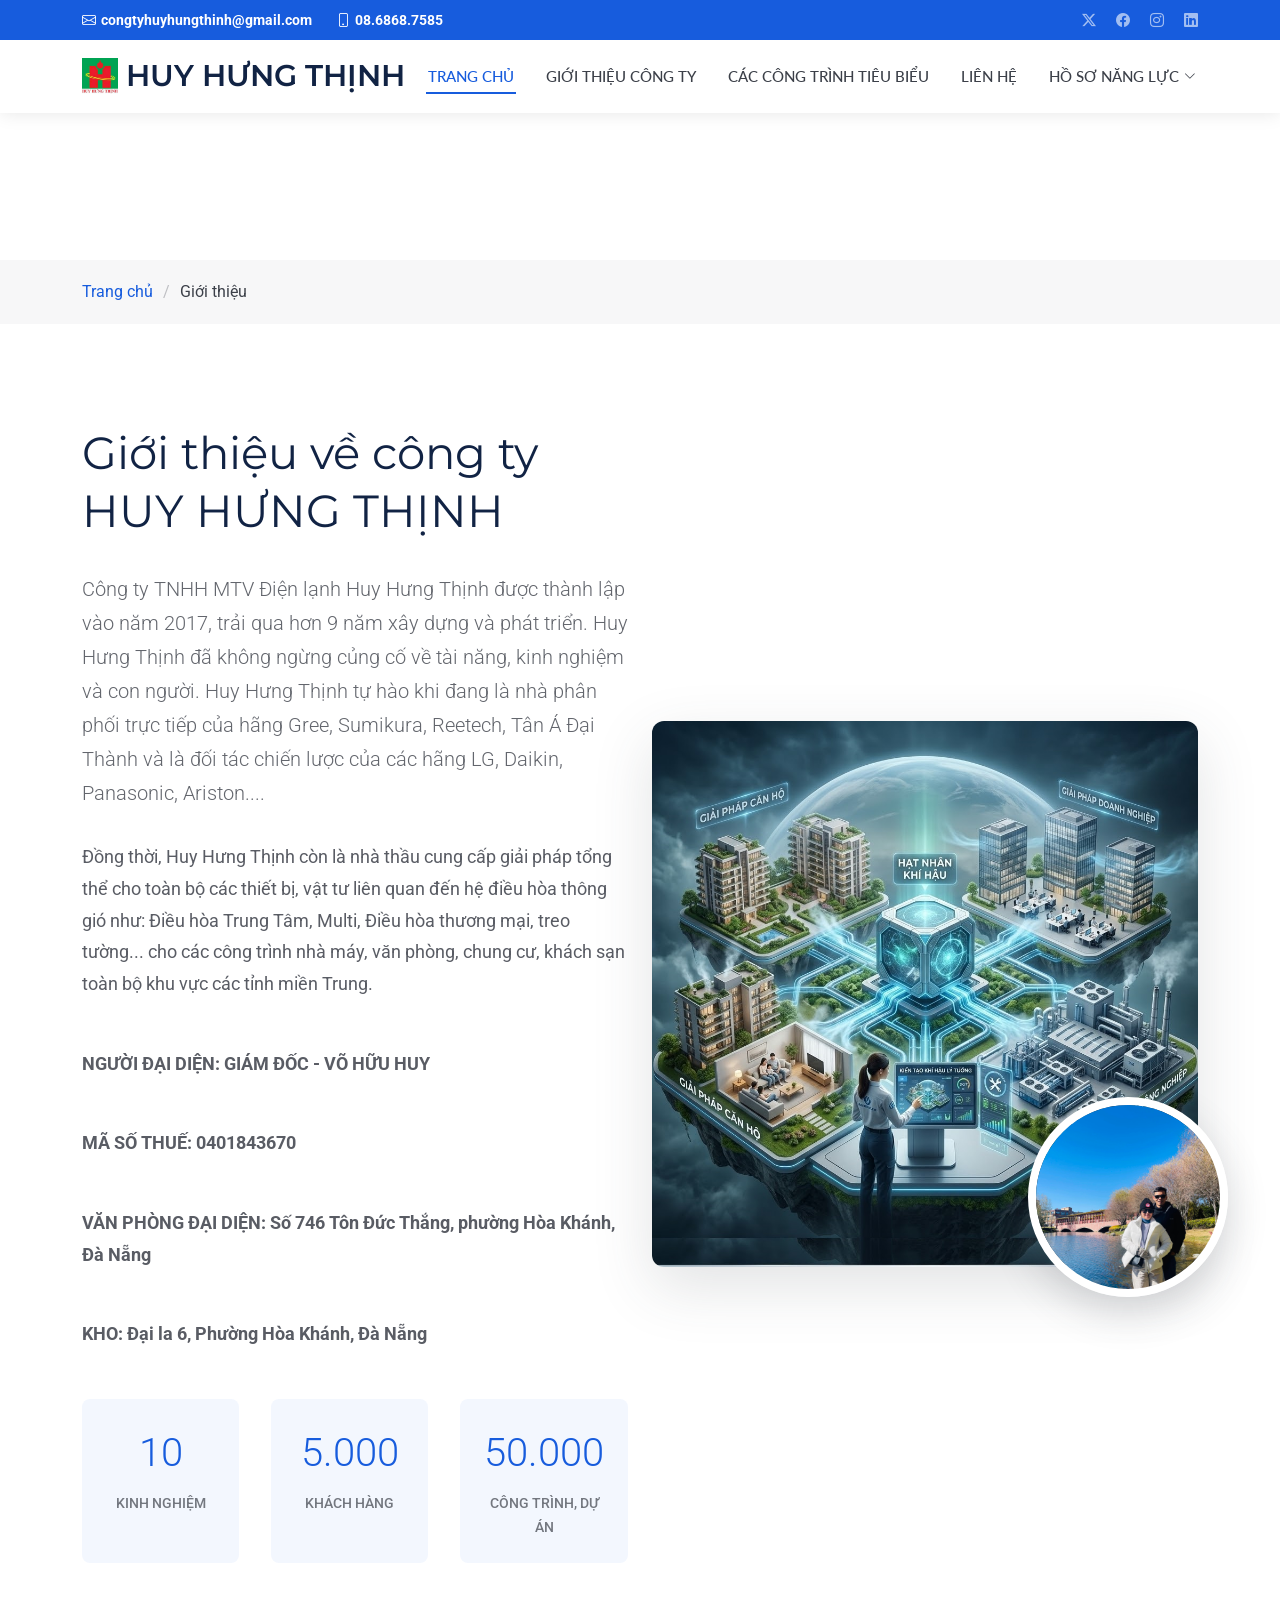
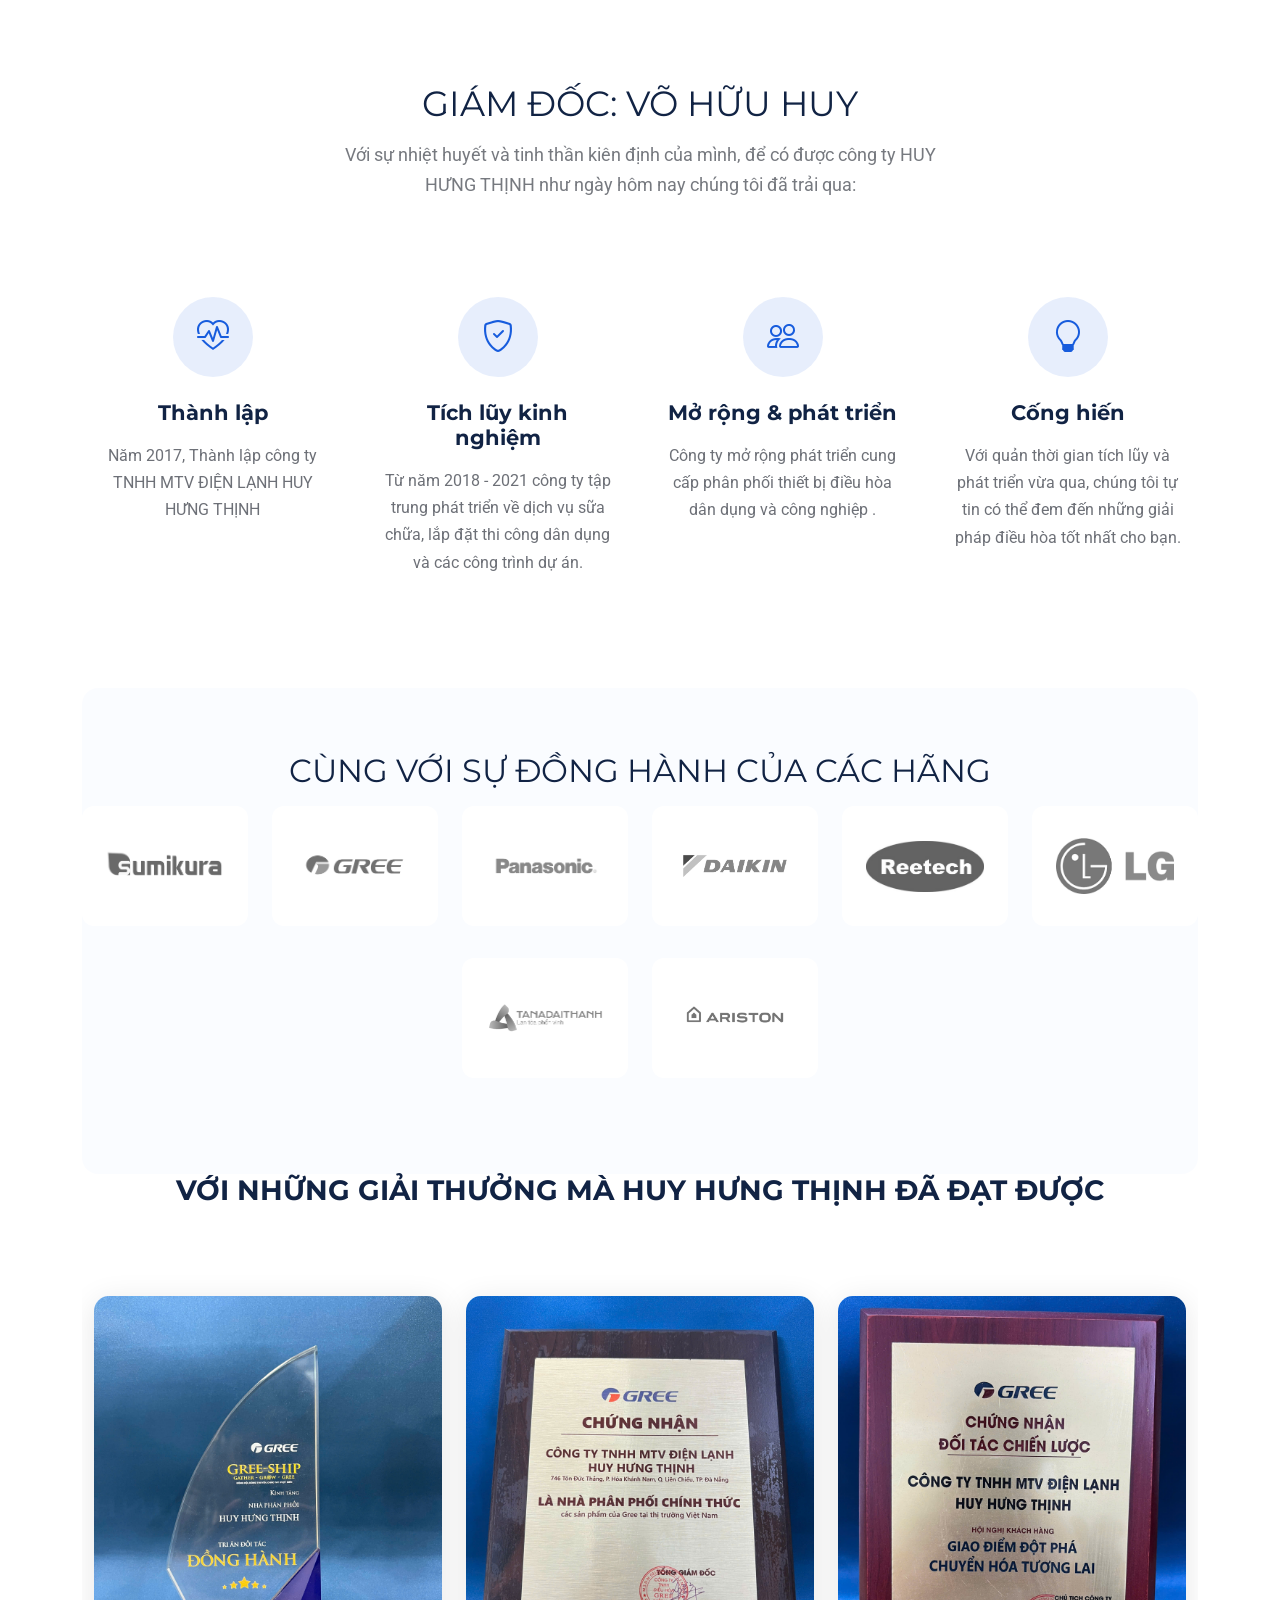
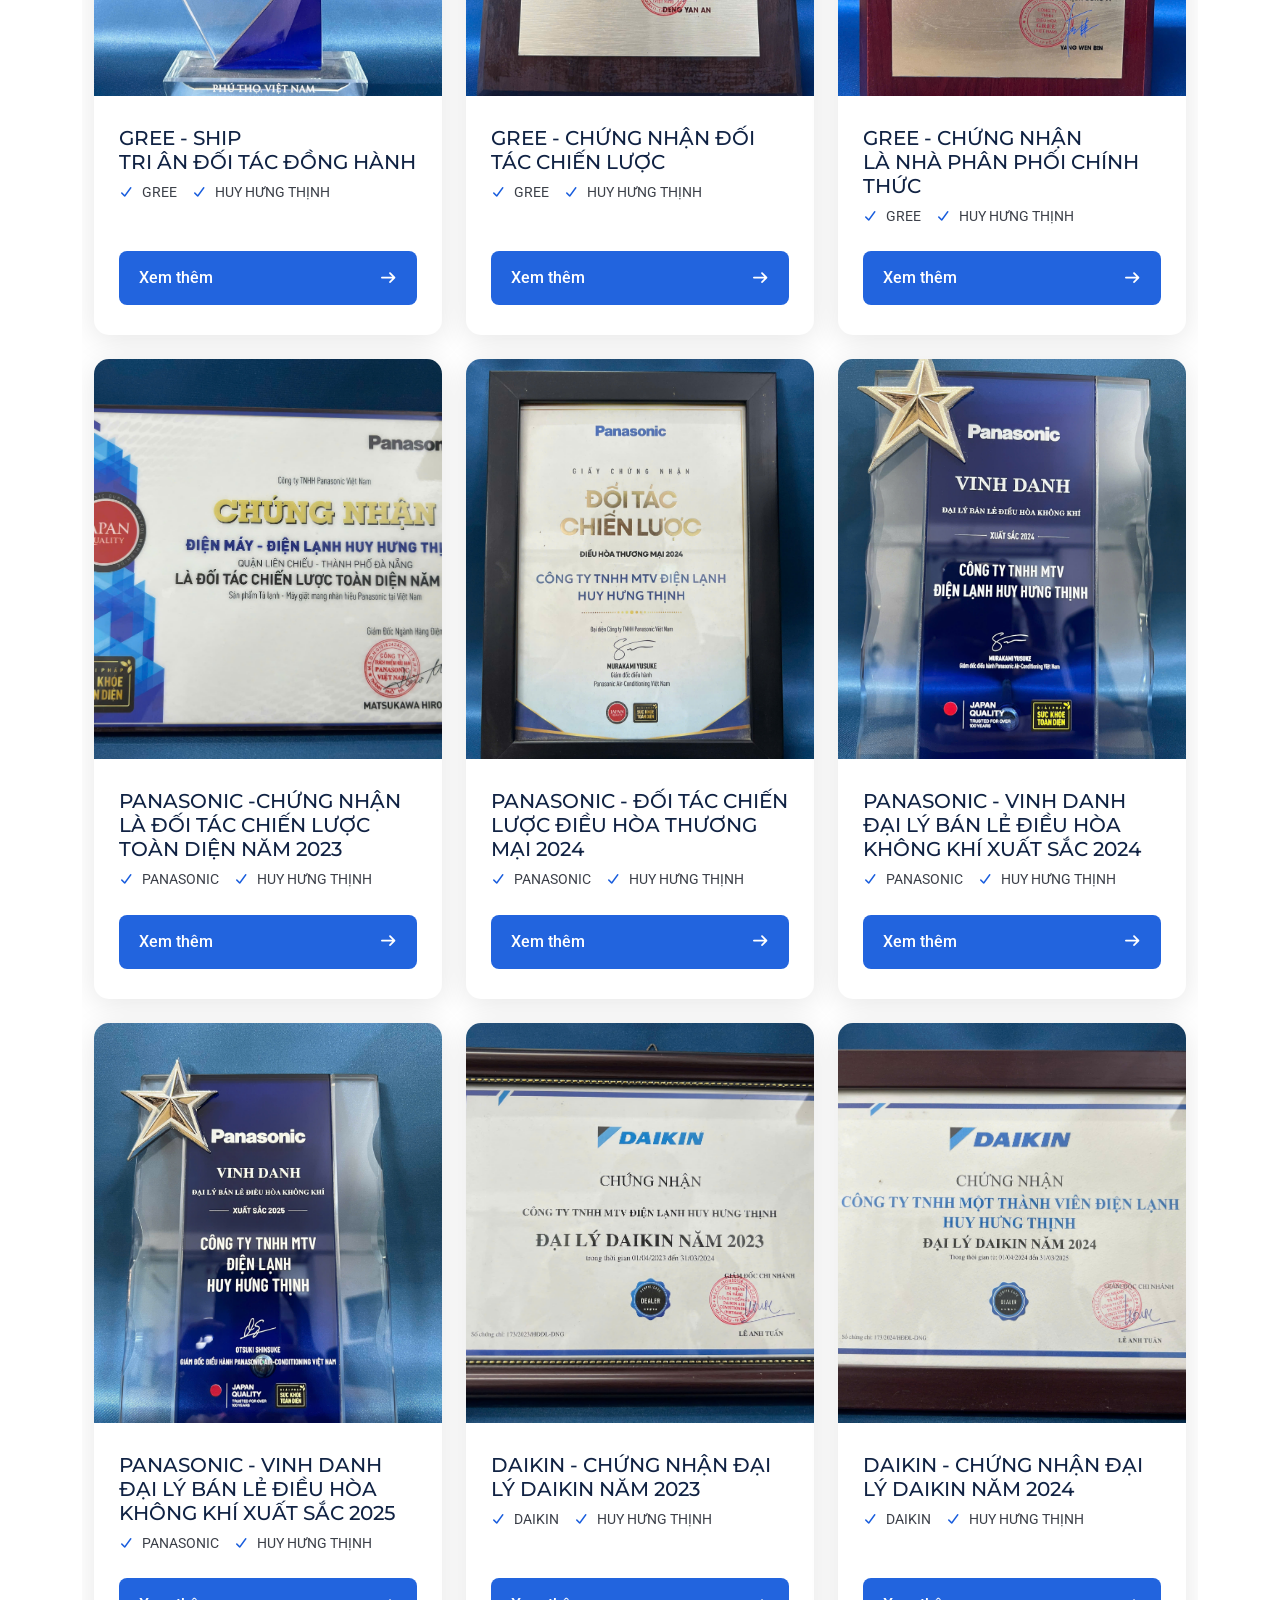
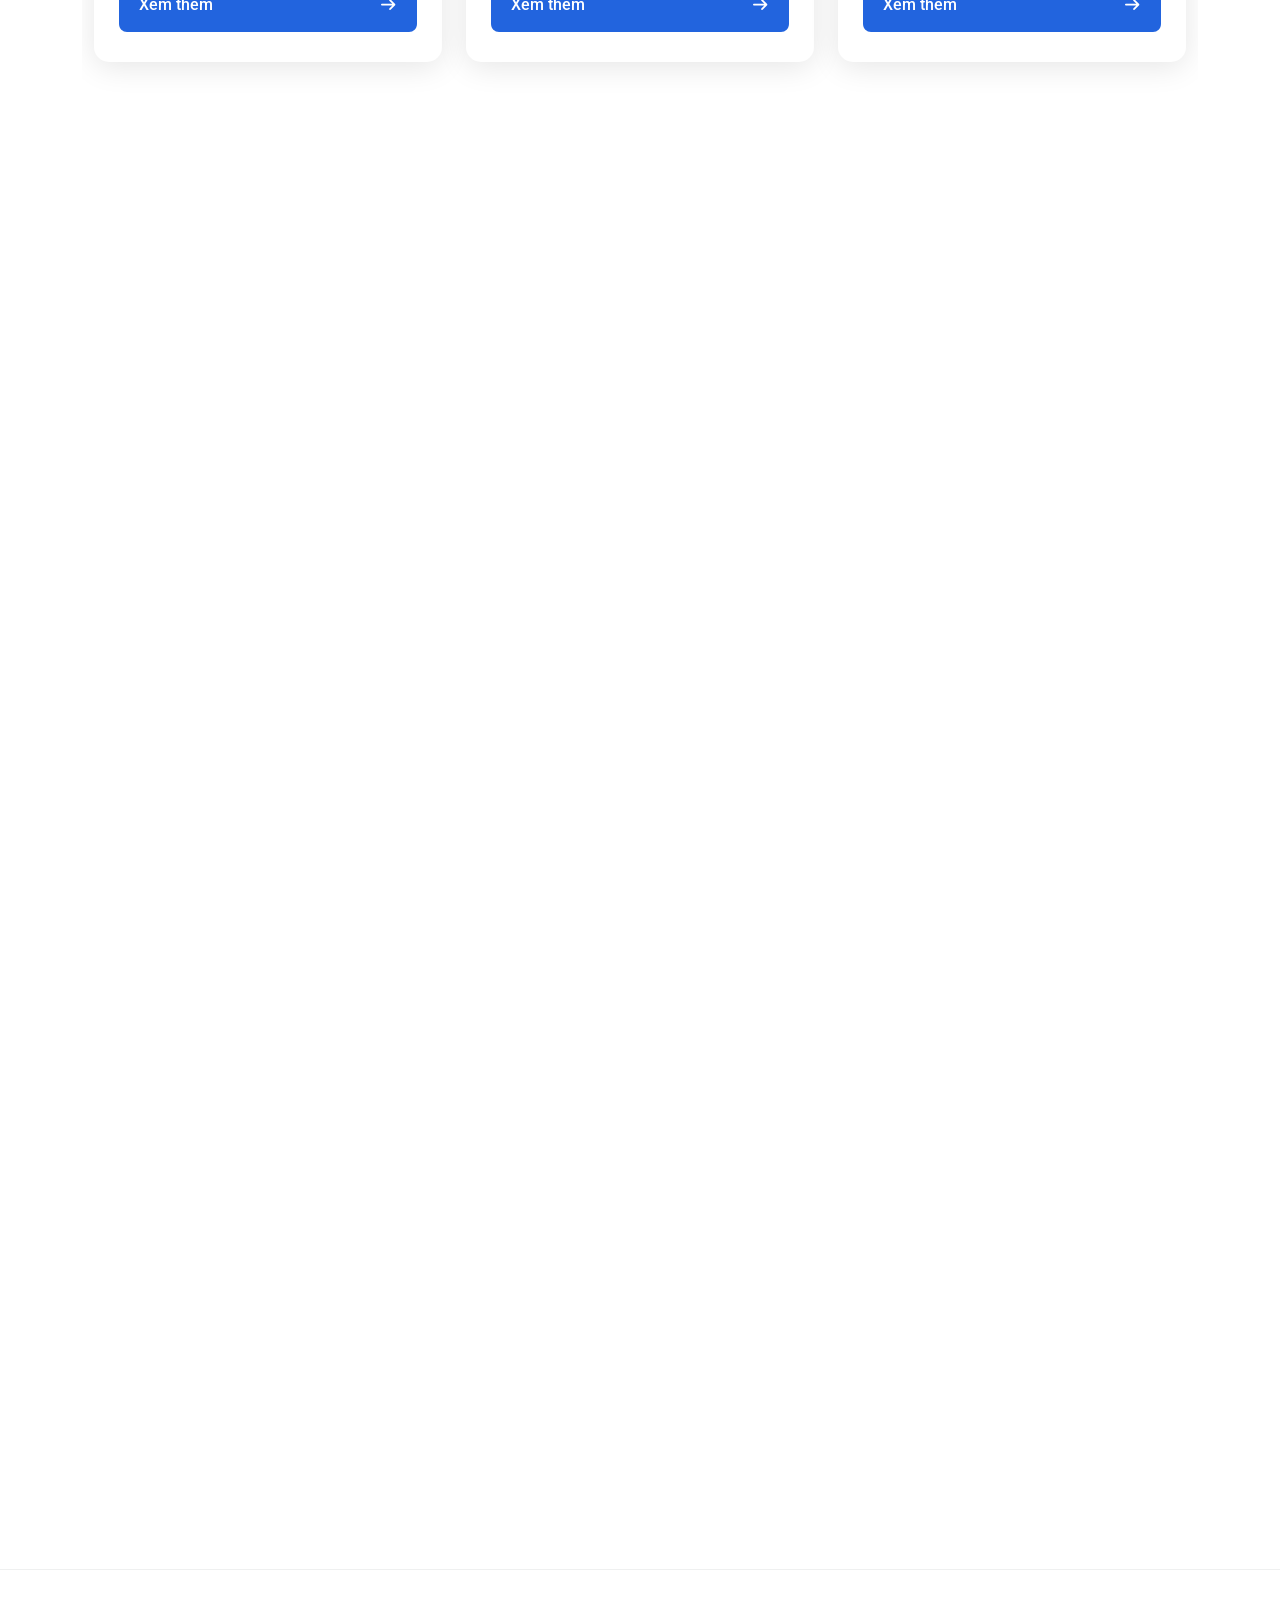
<file: about.html>
<!DOCTYPE html>
<html lang="en">

<head>
  <meta charset="utf-8">
  <meta content="width=device-width, initial-scale=1.0" name="viewport">
    <title>ĐIỆN LẠNH HUY HƯNG THỊNH</title>
  <meta name="description" content="">
  <meta name="keywords" content="">

  <!-- Favicons -->
  <link href="assets/img/logoo.jpg" rel="icon">
  <link href="assets/img/logoo.jpg" rel="apple-touch-icon">

  <!-- Fonts -->
  <link href="https://fonts.googleapis.com" rel="preconnect">
  <link href="https://fonts.gstatic.com" rel="preconnect" crossorigin>
  <link
    href="https://fonts.googleapis.com/css2?family=Roboto:ital,wght@0,100;0,300;0,400;0,500;0,700;0,900;1,100;1,300;1,400;1,500;1,700;1,900&family=Montserrat:ital,wght@0,100;0,200;0,300;0,400;0,500;0,600;0,700;0,800;0,900;1,100;1,200;1,300;1,400;1,500;1,600;1,700;1,800;1,900&family=Lato:ital,wght@0,100;0,300;0,400;0,700;0,900;1,100;1,300;1,400;1,700;1,900&display=swap"
    rel="stylesheet">

  <!-- Vendor CSS Files -->
  <link href="assets/vendor/bootstrap/css/bootstrap.min.css" rel="stylesheet">
  <link href="assets/vendor/bootstrap-icons/bootstrap-icons.css" rel="stylesheet">
  <link href="assets/vendor/aos/aos.css" rel="stylesheet">
  <link href="assets/vendor/glightbox/css/glightbox.min.css" rel="stylesheet">
  <link href="assets/vendor/fontawesome-free/css/all.min.css" rel="stylesheet">
  <link href="assets/vendor/swiper/swiper-bundle.min.css" rel="stylesheet">

  <!-- Main CSS File -->
  <link href="assets/css/main.css" rel="stylesheet">

  <!-- =======================================================
  * Template Name: Clinic
  * Template URL: https://bootstrapmade.com/clinic-bootstrap-template/
  * Updated: Jul 23 2025 with Bootstrap v5.3.7
  * Author: BootstrapMade.com
  * License: https://bootstrapmade.com/license/
  ======================================================== -->
  <style>
    .department-image img { cursor: pointer; transition: opacity 0.3s ease; }
    .department-image img:hover { opacity: 0.8; }
    .custom-modal { display: none; position: fixed; z-index: 9999; padding-top: 50px; left: 0; top: 0; width: 100%; height: 100%; overflow: auto; background-color: rgba(0, 0, 0, 0.85); }
    .modal-content { margin: auto; display: block; max-width: 90%; max-height: 85vh; border-radius: 8px; object-fit: contain; animation-name: zoom; animation-duration: 0.4s; }
    @keyframes zoom { from {transform: scale(0.6); opacity: 0;} to {transform: scale(1); opacity: 1;} }
    .close-modal { position: absolute; top: 20px; right: 35px; color: #fff; font-size: 40px; font-weight: bold; transition: 0.3s; cursor: pointer; }
    .close-modal:hover, .close-modal:focus { color: #bbb; text-decoration: none; cursor: pointer; }
  </style>
</head>

<body class="about-page">

  <header id="header" class="header fixed-top">

     <div class="topbar d-flex align-items-center dark-background">
      <div class="container d-flex justify-content-center justify-content-md-between">
        <div class="contact-info d-flex align-items-center">
          <i class="bi bi-envelope d-flex align-items-center"><a
              href="mailto:contact@example.com"><b>congtyhuyhungthinh@gmail.com</b></a></i>
          <i class="bi bi-phone d-flex align-items-center ms-4"><span><b>08.6868.7585</b></span></i>
        </div>
        <div class="social-links d-none d-md-flex align-items-center">
          <a href="#!" class="twitter"><i class="bi bi-twitter-x"></i></a>
          <a href="#!" class="facebook"><i class="bi bi-facebook"></i></a>
          <a href="#!" class="instagram"><i class="bi bi-instagram"></i></a>
          <a href="#!" class="linkedin"><i class="bi bi-linkedin"></i></a>
        </div>
      </div>
    </div><!-- End Top Bar -->

    <div class="branding d-flex align-items-cente">

     <div class="container position-relative d-flex align-items-center justify-content-between">
        <a href="index.html" class="logo d-flex align-items-center">
          <!-- Uncomment the line below if you also wish to use an image logo -->
          <img src="assets/img/logoo.jpg" alt="">
          <h1 class="sitename">HUY HƯNG THỊNH</h1>
        </a>

        <nav id="navmenu" class="navmenu">
          <ul>
            <li><a href="index.html" class="active">TRANG CHỦ</a></li>
            <li><a href="about.html">GIỚI THIỆU CÔNG TY</a></li>
            <li><a href="departments.html">CÁC CÔNG TRÌNH TIÊU BIỂU</a></li>
            <li><a href="contact.html">LIÊN HỆ</a></li>
            <li class="dropdown"><a href="#"><span>HỒ SƠ NĂNG LỰC</span> <i
                  class="bi bi-chevron-down toggle-dropdown"></i></a>
              <ul>
                 <li><a href="https://drive.google.com/file/d/1CEmODei8pMV3F9L-vkBQhQocN1HUq835/view?usp=sharing">HỒ SƠ NĂNG LỰC HUY HƯNG THỊNH</a></li>
              </ul>
            </li>
            </li>
          </ul>
          <i class="mobile-nav-toggle d-xl-none bi bi-list"></i>
        </nav>

      </div>

    </div>

  </header>

  <main class="main">

    <!-- Page Title -->
    <div class="page-title">
      <div class="heading">
        <div class="container">
          <div class="row d-flex justify-content-center text-center">
          </div>
        </div>
      </div>
      <nav class="breadcrumbs">
        <div class="container">
          <ol>
            <li><a href="index.html">Trang chủ</a></li>
            <li class="current">Giới thiệu</li>
          </ol>
        </div>
      </nav>
    </div><!-- End Page Title -->

    <!-- About Section -->
    <section id="about" class="about section">

      <div class="container" data-aos="fade-up" data-aos-delay="100">

        <div class="row align-items-center">
          <div class="col-lg-6" data-aos="fade-right" data-aos-delay="100">
            <div class="about-content">
              <h2><b>Giới thiệu về công ty <br> HUY HƯNG THỊNH</b></h2>
              <p class="lead">Công ty TNHH MTV Điện lạnh Huy Hưng Thịnh được thành lập vào năm 2017, trải qua hơn 9 năm xây dựng và phát triển. Huy Hưng Thịnh đã không ngừng củng cố về tài năng, kinh nghiệm và con người. Huy Hưng Thịnh tự hào khi đang là nhà phân phối trực tiếp của hãng Gree, Sumikura, Reetech, Tân Á Đại Thành và là đối tác chiến lược của các hãng LG, Daikin, Panasonic, Ariston....</p>

              <p>Đồng thời, Huy Hưng Thịnh còn là nhà thầu cung cấp giải pháp tổng thể cho toàn bộ các thiết bị, vật tư liên quan đến hệ điều hòa thông gió như: Điều hòa Trung Tâm, Multi, Điều hòa thương mại, treo tường... cho các công trình nhà máy, văn phòng, chung cư, khách sạn toàn bộ khu vực các tỉnh miền Trung.</p>
              <p><b>NGƯỜI ĐẠI DIỆN: GIÁM ĐỐC - VÕ HỮU HUY</b></p>
              <p><b>MÃ SỐ THUẾ: 0401843670</b></p>
              <p><b>VĂN PHÒNG ĐẠI DIỆN: Số 746 Tôn Đức Thắng, phường Hòa Khánh, Đà Nẵng</b> </p>
              <p><b>KHO:  Đại la 6, Phường Hòa Khánh, Đà Nẵng</b> </p>
              
              <div class="stats-grid">
                <div class="stat-item">
                  <span class="stat-number" data-purecounter-start="0" data-purecounter-end="15000"
                    data-purecounter-duration="2">10</span>
                  <span class="stat-label">KINH NGHIỆM</span>
                </div>
                <div class="stat-item">
                  <span class="stat-number" data-purecounter-start="0" data-purecounter-end="25"
                    data-purecounter-duration="2">5.000</span>
                  <span class="stat-label">KHÁCH HÀNG</span>
                </div>
                <div class="stat-item">
                  <span class="stat-number" data-purecounter-start="0" data-purecounter-end="50"
                    data-purecounter-duration="2">50.000</span>
                  <span class="stat-label">CÔNG TRÌNH, DỰ ÁN</span>
                </div>
              </div><!-- End Stats Grid -->
            </div><!-- End About Content -->
          </div>

          <div class="col-lg-6" data-aos="fade-left" data-aos-delay="200">
            <div class="image-wrapper">
              <img src="assets/img/giaiphap.jpe" class="img-fluid main-image" alt="Healthcare facility">
              <div class="floating-image" data-aos="zoom-in" data-aos-delay="400">
                <img src="assets/img/boss.jpg" class="img-fluid" alt="Medical team">
              </div>
            </div><!-- End Image Wrapper -->
          </div>
        </div>
      
        <div class="values-section" data-aos="fade-up" data-aos-delay="300">
          <div class="row">
            <div class="col-lg-12 text-center">
              <h3><b>GIÁM ĐỐC: VÕ HỮU HUY</b></h3>
              <p class="section-description">Với sự nhiệt huyết và tinh thần kiên định của mình, để có được công ty HUY HƯNG THỊNH như ngày hôm nay chúng tôi đã trải qua:</p>
            </div>
          </div>

          <div class="row">
            <div class="col-lg-3 col-md-6" data-aos="fade-up" data-aos-delay="100">
              <div class="value-item">
                <div class="value-icon">
                  <i class="bi bi-heart-pulse"></i>
                </div>
                <h4><b>Thành lập</b></h4>
                <p>Năm 2017, Thành lập công ty <br> TNHH MTV ĐIỆN LẠNH HUY HƯNG THỊNH</p>
              </div>
            </div>

            <div class="col-lg-3 col-md-6" data-aos="fade-up" data-aos-delay="200">
              <div class="value-item">
                <div class="value-icon">
                  <i class="bi bi-shield-check"></i>
                </div>
                <h4><b>Tích lũy kinh nghiệm</b></h4>
                <p>Từ năm 2018 - 2021 công ty tập trung phát triển về dịch vụ sữa chữa, lắp đặt thi công dân dụng và các công trình dự án.</p>
              </div>
            </div>

            <div class="col-lg-3 col-md-6" data-aos="fade-up" data-aos-delay="300">
              <div class="value-item">
                <div class="value-icon">
                  <i class="bi bi-people"></i>
                </div>
                <h4><b>Mở rộng & phát triển</b></h4>
                <p>Công ty mở rộng phát triển cung cấp phân phối thiết bị điều hòa dân dụng và công nghiệp .</p>
              </div>
            </div>

            <div class="col-lg-3 col-md-6" data-aos="fade-up" data-aos-delay="400">
              <div class="value-item">
                <div class="value-icon">
                  <i class="bi bi-lightbulb"></i>
                </div>
                <h4><b>Cống hiến</b></h4>
                <p>Với quản thời gian tích lũy và phát triển vừa qua, chúng tôi tự tin có thể đem đến những giải pháp điều hòa tốt nhất cho bạn.</p>
              </div>
            </div>
          </div><!-- End Values Row -->
        </div><!-- End Values Section -->
                <div class="certifications-section" data-aos="fade-up" data-aos-delay="400">
          <div class="row">
            <div class="col-lg-12 text-center">
              <h3><b>CÙNG VỚI SỰ ĐỒNG HÀNH CỦA CÁC HÃNG</b></h3>
            </div>
          </div>

          <div class="row justify-content-center">
            <div class="col-lg-2 col-md-3 col-sm-4 col-6" data-aos="zoom-in" data-aos-delay="100">
              <div class="certification-item">
                <img src="assets/img/logosk.png" class="img-fluid" alt="Healthcare certification">
              </div>
            </div>
            <div class="col-lg-2 col-md-3 col-sm-4 col-6" data-aos="zoom-in" data-aos-delay="100">
              <div class="certification-item">
                <img src="assets/img/Gree-Logo.png" class="img-fluid" alt="Healthcare certification">
              </div>
            </div>
             <div class="col-lg-2 col-md-3 col-sm-4 col-6" data-aos="zoom-in" data-aos-delay="100">
              <div class="certification-item">
                <img src="assets/img/Panasonic-logo.png" class="img-fluid" alt="Healthcare certification">
              </div>
            </div>
            <div class="col-lg-2 col-md-3 col-sm-4 col-6" data-aos="zoom-in" data-aos-delay="100">
              <div class="certification-item">
                <img src="assets/img/logodaikin.png" class="img-fluid" alt="Healthcare certification">
              </div>
            </div>
            <div class="col-lg-2 col-md-3 col-sm-4 col-6" data-aos="zoom-in" data-aos-delay="100">
              <div class="certification-item">
                <img src="assets/img/logoreetech.jpe" class="img-fluid" alt="Healthcare certification">
              </div>
            </div>
            <div class="col-lg-2 col-md-3 col-sm-4 col-6" data-aos="zoom-in" data-aos-delay="100">
              <div class="certification-item">
                <img src="assets/img/logoLGs.png" class="img-fluid" alt="Healthcare certification">
              </div>
            </div>
            <div class="col-lg-2 col-md-3 col-sm-4 col-6" data-aos="zoom-in" data-aos-delay="100">
              <div class="certification-item">
                <img src="assets/img/logo-moi-tan-a-dai-thanh.png" class="img-fluid" alt="Healthcare certification">
              </div>
            </div>
            <div class="col-lg-2 col-md-3 col-sm-4 col-6" data-aos="zoom-in" data-aos-delay="100">
              <div class="certification-item">
                <img src="assets/img/Ariston-logo.jpg" class="img-fluid" alt="Healthcare certification">
              </div>
            </div>
          </div><!-- End Certifications Row -->
        </div><!-- End Certifications Section -->
         <!-- Services Section -->
          <div class="col-lg-12 text-center">
              <h3><b>VỚI NHỮNG GIẢI THƯỞNG MÀ HUY HƯNG THỊNH ĐÃ ĐẠT ĐƯỢC</b></h3>
            </div>
    <section id="services" class="services section">

      <div class="container" data-aos="fade-up" data-aos-delay="100">

        <div class="row gy-4">

          <div class="col-lg-4 col-md-6" data-aos="fade-up" data-aos-delay="200">
            <div class="service-item">
              <div class="service-image">
                <img src="assets/img/clients/17.jpg" alt="Cardiology Services" class="img-fluid">
                <div class="service-overlay">
                  <i class="fas fa-check"></i>
                </div>
              </div>
              <div class="service-content">
                <h5>GREE - SHIP <br> TRI ÂN ĐỐI TÁC ĐỒNG HÀNH</h5>
                <div class="service-features">
                  <span class="feature-item"><i class="fas fa-check"></i> GREE</span>
                  <span class="feature-item"><i class="fas fa-check"></i> HUY HƯNG THỊNH</span>
                </div>
                <a href="https://www.facebook.com/dienlanhhuysanyo" class="service-btn">
                  <span>Xem thêm</span>
                  <i class="fas fa-arrow-right"></i>
                </a>
              </div>
            </div>
          </div><!-- End Service
          <div class="col-lg-4 col-md-6" data-aos="fade-up" data-aos-delay="200">
            <div class="service-item">
              <div class="service-image">
                <img src="assets/img/clients/13.jpg" alt="Cardiology Services" class="img-fluid">
                <div class="service-overlay">
                  <i class="fas fa-check"></i>
                </div>
              </div>
              <div class="service-content">
                <h5>GREE - CHỨNG NHẬN ĐỐI TÁC CHIẾN LƯỢC</h5>
                <div class="service-features">
                  <span class="feature-item"><i class="fas fa-check"></i> GREE</span>
                  <span class="feature-item"><i class="fas fa-check"></i> HUY HƯNG THỊNH</span>
                </div>
                 <a href="https://www.facebook.com/dienlanhhuysanyo" class="service-btn">
                  <span>Xem thêm</span>
                  <i class="fas fa-arrow-right"></i>
                </a>
              </div>
            </div>
          </div><!-- End Service Item -->


          <div class="col-lg-4 col-md-6" data-aos="fade-up" data-aos-delay="200">
            <div class="service-item">
              <div class="service-image">
                <img src="assets/img/clients/12.jpg" alt="Cardiology Services" class="img-fluid">
                <div class="service-overlay">
                  <i class="fas fa-check"></i>
                </div>
              </div>
              <div class="service-content">
                <h5>GREE - CHỨNG NHẬN ĐỐI TÁC CHIẾN LƯỢC</h5></h5>
                <div class="service-features">
                  <span class="feature-item"><i class="fas fa-check"></i> GREE</span>
                  <span class="feature-item"><i class="fas fa-check"></i> HUY HƯNG THỊNH</span>
                </div>
               <a href="https://www.facebook.com/dienlanhhuysanyo" class="service-btn">
                  <span>Xem thêm</span>
                  <i class="fas fa-arrow-right"></i>
                </a>
              </div>
            </div>
          </div><!-- End Service Item -->
          <div class="col-lg-4 col-md-6" data-aos="fade-up" data-aos-delay="200">
            <div class="service-item">
              <div class="service-image">
                <img src="assets/img/clients/13.jpg" alt="Cardiology Services" class="img-fluid">
                <div class="service-overlay">
                  <i class="fas fa-check"></i>
                </div>
              </div>
              <div class="service-content">
                <h5>GREE - CHỨNG NHẬN <br> LÀ NHÀ PHÂN PHỐI CHÍNH THỨC</h5>
                <div class="service-features">
                  <span class="feature-item"><i class="fas fa-check"></i> GREE</span>
                  <span class="feature-item"><i class="fas fa-check"></i> HUY HƯNG THỊNH</span>
                </div>
               <a href="https://www.facebook.com/dienlanhhuysanyo" class="service-btn">
                  <span>Xem thêm</span>
                  <i class="fas fa-arrow-right"></i>
                </a>
              </div>
            </div>
          </div><!-- End Service Item -->
          <div class="col-lg-4 col-md-6" data-aos="fade-up" data-aos-delay="200">
            <div class="service-item">
              <div class="service-image">
                <img src="assets/img/clients/2.jpg" alt="Cardiology Services" class="img-fluid">
                <div class="service-overlay">
                  <i class="fas fa-check"></i>
                </div>
              </div>
              <div class="service-content">
                <h5>PANASONIC -CHỨNG NHẬN LÀ ĐỐI TÁC CHIẾN LƯỢC TOÀN DIỆN NĂM 2023</h5>
                <div class="service-features">
                  <span class="feature-item"><i class="fas fa-check"></i> PANASONIC</span>
                  <span class="feature-item"><i class="fas fa-check"></i> HUY HƯNG THỊNH</span>
                </div>
                 <a href="https://www.facebook.com/dienlanhhuysanyo" class="service-btn">
                  <span>Xem thêm</span>
                  <i class="fas fa-arrow-right"></i>
                </a>
              </div>
            </div>
          </div><!-- End Service Item -->
          <div class="col-lg-4 col-md-6" data-aos="fade-up" data-aos-delay="200">
            <div class="service-item">
              <div class="service-image">
                <img src="assets/img/clients/1.jpg" alt="Cardiology Services" class="img-fluid">
                <div class="service-overlay">
                  <i class="fas fa-check"></i>
                </div>
              </div>
              <div class="service-content">
                <h5>PANASONIC - ĐỐI TÁC CHIẾN LƯỢC ĐIỀU HÒA THƯƠNG MẠI 2024</h5>
                <div class="service-features">
                  <span class="feature-item"><i class="fas fa-check"></i> PANASONIC</span>
                  <span class="feature-item"><i class="fas fa-check"></i> HUY HƯNG THỊNH</span>
                </div>
                <a href="https://www.facebook.com/dienlanhhuysanyo" class="service-btn">
                  <span>Xem thêm</span>
                  <i class="fas fa-arrow-right"></i>
                </a>
              </div>
            </div>
          </div><!-- End Service Item -->
          <div class="col-lg-4 col-md-6" data-aos="fade-up" data-aos-delay="200">
            <div class="service-item">
              <div class="service-image">
                <img src="assets/img/clients/14.jpg" alt="Cardiology Services" class="img-fluid">
                <div class="service-overlay">
                  <i class="fas fa-check"></i>
                </div>
              </div>
              <div class="service-content">
                <h5>PANASONIC - VINH DANH ĐẠI LÝ BÁN LẺ ĐIỀU HÒA KHÔNG KHÍ XUẤT SẮC 2024</h5>
                <div class="service-features">
                  <span class="feature-item"><i class="fas fa-check"></i> PANASONIC</span>
                  <span class="feature-item"><i class="fas fa-check"></i> HUY HƯNG THỊNH</span>
                </div>
                <a href="https://www.facebook.com/dienlanhhuysanyo" class="service-btn">
                  <span>Xem thêm</span>
                  <i class="fas fa-arrow-right"></i>
                </a>
              </div>
            </div>
          </div><!-- End Service Item -->
          <div class="col-lg-4 col-md-6" data-aos="fade-up" data-aos-delay="200">
            <div class="service-item">
              <div class="service-image">
                <img src="assets/img/clients/16.jpg" alt="Cardiology Services" class="img-fluid">
                <div class="service-overlay">
                  <i class="fas fa-check"></i>
                </div>
              </div>
              <div class="service-content">
                <h5>PANASONIC - VINH DANH ĐẠI LÝ BÁN LẺ ĐIỀU HÒA KHÔNG KHÍ XUẤT SẮC 2025</h5>
                <div class="service-features">
                  <span class="feature-item"><i class="fas fa-check"></i> PANASONIC</span>
                  <span class="feature-item"><i class="fas fa-check"></i> HUY HƯNG THỊNH</span>
                </div>
                <a href="https://www.facebook.com/dienlanhhuysanyo" class="service-btn">
                  <span>Xem thêm</span>
                  <i class="fas fa-arrow-right"></i>
                </a>
              </div>
            </div>
          </div><!-- End Service Item -->
          <div class="col-lg-4 col-md-6" data-aos="fade-up" data-aos-delay="200">
            <div class="service-item">
              <div class="service-image">
                <img src="assets/img/clients/10.jpg" alt="Cardiology Services" class="img-fluid">
                <div class="service-overlay">
                  <i class="fas fa-check"></i>
                </div>
              </div>
              <div class="service-content">
                <h5>DAIKIN - CHỨNG NHẬN ĐẠI LÝ DAIKIN NĂM 2023</h5>
                <div class="service-features">
                  <span class="feature-item"><i class="fas fa-check"></i> DAIKIN</span>
                  <span class="feature-item"><i class="fas fa-check"></i> HUY HƯNG THỊNH</span>
                </div>
                 <a href="https://www.facebook.com/dienlanhhuysanyo" class="service-btn">
                  <span>Xem thêm</span>
                  <i class="fas fa-arrow-right"></i>
                </a>
              </div>
            </div>
          </div><!-- End Service Item -->
          <div class="col-lg-4 col-md-6" data-aos="fade-up" data-aos-delay="200">
            <div class="service-item">
              <div class="service-image">
                <img src="assets/img/clients/11.jpg" alt="Cardiology Services" class="img-fluid">
                <div class="service-overlay">
                  <i class="fas fa-check"></i>
                </div>
              </div>
              <div class="service-content">
                <h5>DAIKIN - CHỨNG NHẬN ĐẠI LÝ DAIKIN NĂM 2024</h5>
                <div class="service-features">
                  <span class="feature-item"><i class="fas fa-check"></i> DAIKIN</span>
                  <span class="feature-item"><i class="fas fa-check"></i> HUY HƯNG THỊNH</span>
                </div>
                 <a href="https://www.facebook.com/dienlanhhuysanyo" class="service-btn">
                  <span>Xem thêm</span>
                  <i class="fas fa-arrow-right"></i>
                </a>
              </div>
            </div>
          </div><!-- End Service Item -->
          <div class="col-lg-4 col-md-6" data-aos="fade-up" data-aos-delay="200">
            <div class="service-item">
              <div class="service-image">
                <img src="assets/img/clients/3.jpg" alt="Cardiology Services" class="img-fluid">
                <div class="service-overlay">
                  <i class="fas fa-check"></i>
                </div>
              </div>
              <div class="service-content">
                <h5>SUMIKURA - NHÀ PHÂN PHỐI CHIẾN LƯỢC KHU VỰC MIỀN TRUNG</h5>
                <div class="service-features">
                  <span class="feature-item"><i class="fas fa-check"></i> SUMIKURA</span>
                  <span class="feature-item"><i class="fas fa-check"></i> HUY HƯNG THỊNH</span>
                </div>
                <a href="https://www.facebook.com/dienlanhhuysanyo" class="service-btn">
                  <span>Xem thêm</span>
                  <i class="fas fa-arrow-right"></i>
                </a>
              </div>
            </div>
          </div><!-- End Service Item -->
          <div class="col-lg-4 col-md-6" data-aos="fade-up" data-aos-delay="200">
            <div class="service-item">
              <div class="service-image">
                <img src="assets/img/clients/4.jpg" alt="Cardiology Services" class="img-fluid">
                <div class="service-overlay">
                  <i class="fas fa-check"></i>
                </div>
              </div>
              <div class="service-content">
                <h5>SUMIKURA - NHÀ PHÂN PHỐI TÂM HUYẾT</h5>
                <div class="service-features">
                  <span class="feature-item"><i class="fas fa-check"></i> SUMIKURA</span>
                  <span class="feature-item"><i class="fas fa-check"></i> HUY HƯNG THỊNH</span>
                </div>
                 <a href="https://www.facebook.com/dienlanhhuysanyo" class="service-btn">
                  <span>Xem thêm</span>
                  <i class="fas fa-arrow-right"></i>
                </a>
              </div>
            </div>
          </div><!-- End Service Item -->
          <div class="col-lg-4 col-md-6" data-aos="fade-up" data-aos-delay="200">
            <div class="service-item">
              <div class="service-image">
                <img src="assets/img/clients/5.jpg" alt="Cardiology Services" class="img-fluid">
                <div class="service-overlay">
                  <i class="fas fa-check"></i>
                </div>
              </div>
              <div class="service-content">
                <h5>SUMIKURA - NHÀ PHÂN PHỐI XUẤT SẮC 2023</h5>
                <div class="service-features">
                  <span class="feature-item"><i class="fas fa-check"></i> SUMIKURA</span>
                  <span class="feature-item"><i class="fas fa-check"></i> HUY HƯNG THỊNH</span>
                </div>
                 <a href="https://www.facebook.com/dienlanhhuysanyo" class="service-btn">
                  <span>Xem thêm</span>
                  <i class="fas fa-arrow-right"></i>
                </a>
              </div>
            </div>
          </div><!-- End Service Item -->
          <div class="col-lg-4 col-md-6" data-aos="fade-up" data-aos-delay="200">
            <div class="service-item">
              <div class="service-image">
                <img src="assets/img/clients/6.jpg" alt="Cardiology Services" class="img-fluid">
                <div class="service-overlay">
                  <i class="fas fa-check"></i>
                </div>
              </div>
              <div class="service-content">
                <h5>SUMIKURA - NHÀ PHÂN PHỐI TĂNG TRƯỞNG ẤN TƯỢNG 2024</h5>
                <div class="service-features">
                  <span class="feature-item"><i class="fas fa-check"></i> SUMIKURA</span>
                  <span class="feature-item"><i class="fas fa-check"></i> HUY HƯNG THỊNH</span>
                </div>
                 <a href="https://www.facebook.com/dienlanhhuysanyo" class="service-btn">
                  <span>Xem thêm</span>
                  <i class="fas fa-arrow-right"></i>
                </a>
              </div>
            </div>
          </div><!-- End Service Item -->
          <div class="col-lg-4 col-md-6" data-aos="fade-up" data-aos-delay="200">
            <div class="service-item">
              <div class="service-image">
                <img src="assets/img/clients/7.jpg" alt="Cardiology Services" class="img-fluid">
                <div class="service-overlay">
                  <i class="fas fa-check"></i>
                </div>
              </div>
              <div class="service-content">
                <h5>SUMIKURA - NHÀ PHÂN PHỐI XUẤT SẮC 2024</h5>
                <div class="service-features">
                  <span class="feature-item"><i class="fas fa-check"></i> SUMIKURA</span>
                  <span class="feature-item"><i class="fas fa-check"></i> HUY HƯNG THỊNH</span>
                </div>
                 <a href="https://www.facebook.com/dienlanhhuysanyo" class="service-btn">
                  <span>Xem thêm</span>
                  <i class="fas fa-arrow-right"></i>
                </a>
              </div>
            </div>
          </div><!-- End Service Item -->
          <div class="col-lg-4 col-md-6" data-aos="fade-up" data-aos-delay="200">
            <div class="service-item">
              <div class="service-image">
                <img src="assets/img/clients/8.jpg" alt="Cardiology Services" class="img-fluid">
                <div class="service-overlay">
                  <i class="fas fa-check"></i>
                </div>
              </div>
              <div class="service-content">
                <h5>SUMIKURA - NHÀ PHÂN PHỐI VÀNG</h5>
                <div class="service-features">
                  <span class="feature-item"><i class="fas fa-check"></i> SUMIKURA</span>
                  <span class="feature-item"><i class="fas fa-check"></i> HUY HƯNG THỊNH</span>
                </div>
                 <a href="https://www.facebook.com/dienlanhhuysanyo" class="service-btn">
                  <span>Xem thêm</span>
                  <i class="fas fa-arrow-right"></i>
                </a>
              </div>
            </div>
          </div><!-- End Service Item -->
        </div>

      </div>

    </section><!-- /Services Section -->

      </div>

    </section><!-- /About Section -->

  </main>

  <footer id="footer" class="footer-16 footer position-relative">

     <div class="container">

      <div class="footer-main" data-aos="fade-up" data-aos-delay="100">
        <div class="row align-items-start">

          <div class="col-lg-5">
            <div class="brand-section">
              <a href="index.html" class="logo d-flex align-items-center mb-4">
                <span class="sitename"><b>CÔNG TY TNHH MTV ĐIỆN LẠNH <br> HUY HƯNG THỊNH</b></span>
              </a>
              <div class="contact-info mt-5">
                <div class="contact-item">
                  <i class="bi bi-geo-alt"></i>
                  <span><b>746 Tôn Đức Thắng, Phường Hòa Khánh, Thành phố Đà Nẵng, Việt Nam</b></span>
                </div>
                <div class="contact-item">
                  <i class="bi bi-telephone"></i>
                  <span><b>08.6868.7585</b></span>
                </div>
                <div class="contact-item">
                  <i class="bi bi-envelope"></i>
                  <span><b>congtyhuyhungthinh@gmail.com</b></span>
                </div>
              </div>
            </div>
          </div>

          <div class="col-lg-7">
            <div class="footer-nav-wrapper">
              <div class="row">

                <div class="col-6 col-lg-4">
                  <div class="nav-column">
                    <h6>ĐIều hòa treo tường</h6>
                    <nav class="footer-nav">
                      <a href="#!">Gree</a>
                      <a href="#!">SK</a>
                      <a href="#!">Reetech</a>
                      <a href="#!">Daikin</a>
                      <a href="#!">Panasonic</a>
                      <a href="#!">LG</a>
                    </nav>
                  </div>
                </div>

                <div class="col-6 col-lg-4">
                  <div class="nav-column">
                    <h6>Điều hòa thương mại</h6>
                    <nav class="footer-nav">
                      <a href="#!">Gree</a>
                      <a href="#!">SK</a>
                      <a href="#!">Reetech</a>
                      <a href="#!">Daikin</a>
                      <a href="#!">Panasonic</a>
                      <a href="#!">LG</a>
                    </nav>
                  </div>
                </div>

                <div class="col-6 col-lg-4">
                  <div class="nav-column">
                    <h6>Tủ lạnh, máy giặt - sấy</h6>
                    <nav class="footer-nav">
                      <a href="#!">Panasonic</a>
                      <a href="#!">Aqua</a>
                      <a href="#!">Toshiba</a>
                      <a href="#!">Electrolux</a>
                      <a href="#!">Xiaomi</a>
                      <a href="#!">LG</a>
                    </nav>
                  </div>
                </div>
              </div>
            </div>
          </div>

        </div>
      </div>

    </div>



    <div class="footer-bottom">
      <div class="container">
        <div class="bottom-content" data-aos="fade-up" data-aos-delay="300">
          <div class="row align-items-center">

            <div class="col-lg-6">
              <div class="copyright">
                <p>© <span class="sitename"> <b>CÔNG TY TNHH MTV ĐIỆN LẠNH <br> HUY HƯNG THỊNH</b></span>. All rights reserved.</p>
              </div>
            </div>

          </div>
        </div>
      </div>
    </div>

  </footer>

  <!-- Scroll Top -->
  <a href="#!" id="scroll-top" class="scroll-top d-flex align-items-center justify-content-center"><i
      class="bi bi-arrow-up-short"></i></a>

  <!-- Preloader -->
  <div id="preloader"></div>

  <!-- Vendor JS Files -->
  <script src="assets/vendor/bootstrap/js/bootstrap.bundle.min.js"></script>
  <script src="assets/vendor/php-email-form/validate.js"></script>
  <script src="assets/vendor/aos/aos.js"></script>
  <script src="assets/vendor/glightbox/js/glightbox.min.js"></script>
  <script src="assets/vendor/purecounter/purecounter_vanilla.js"></script>
  <script src="assets/vendor/swiper/swiper-bundle.min.js"></script>

  <!-- Main JS File -->
  <script src="assets/js/main.js"></script>

</body>

</html>
</file>
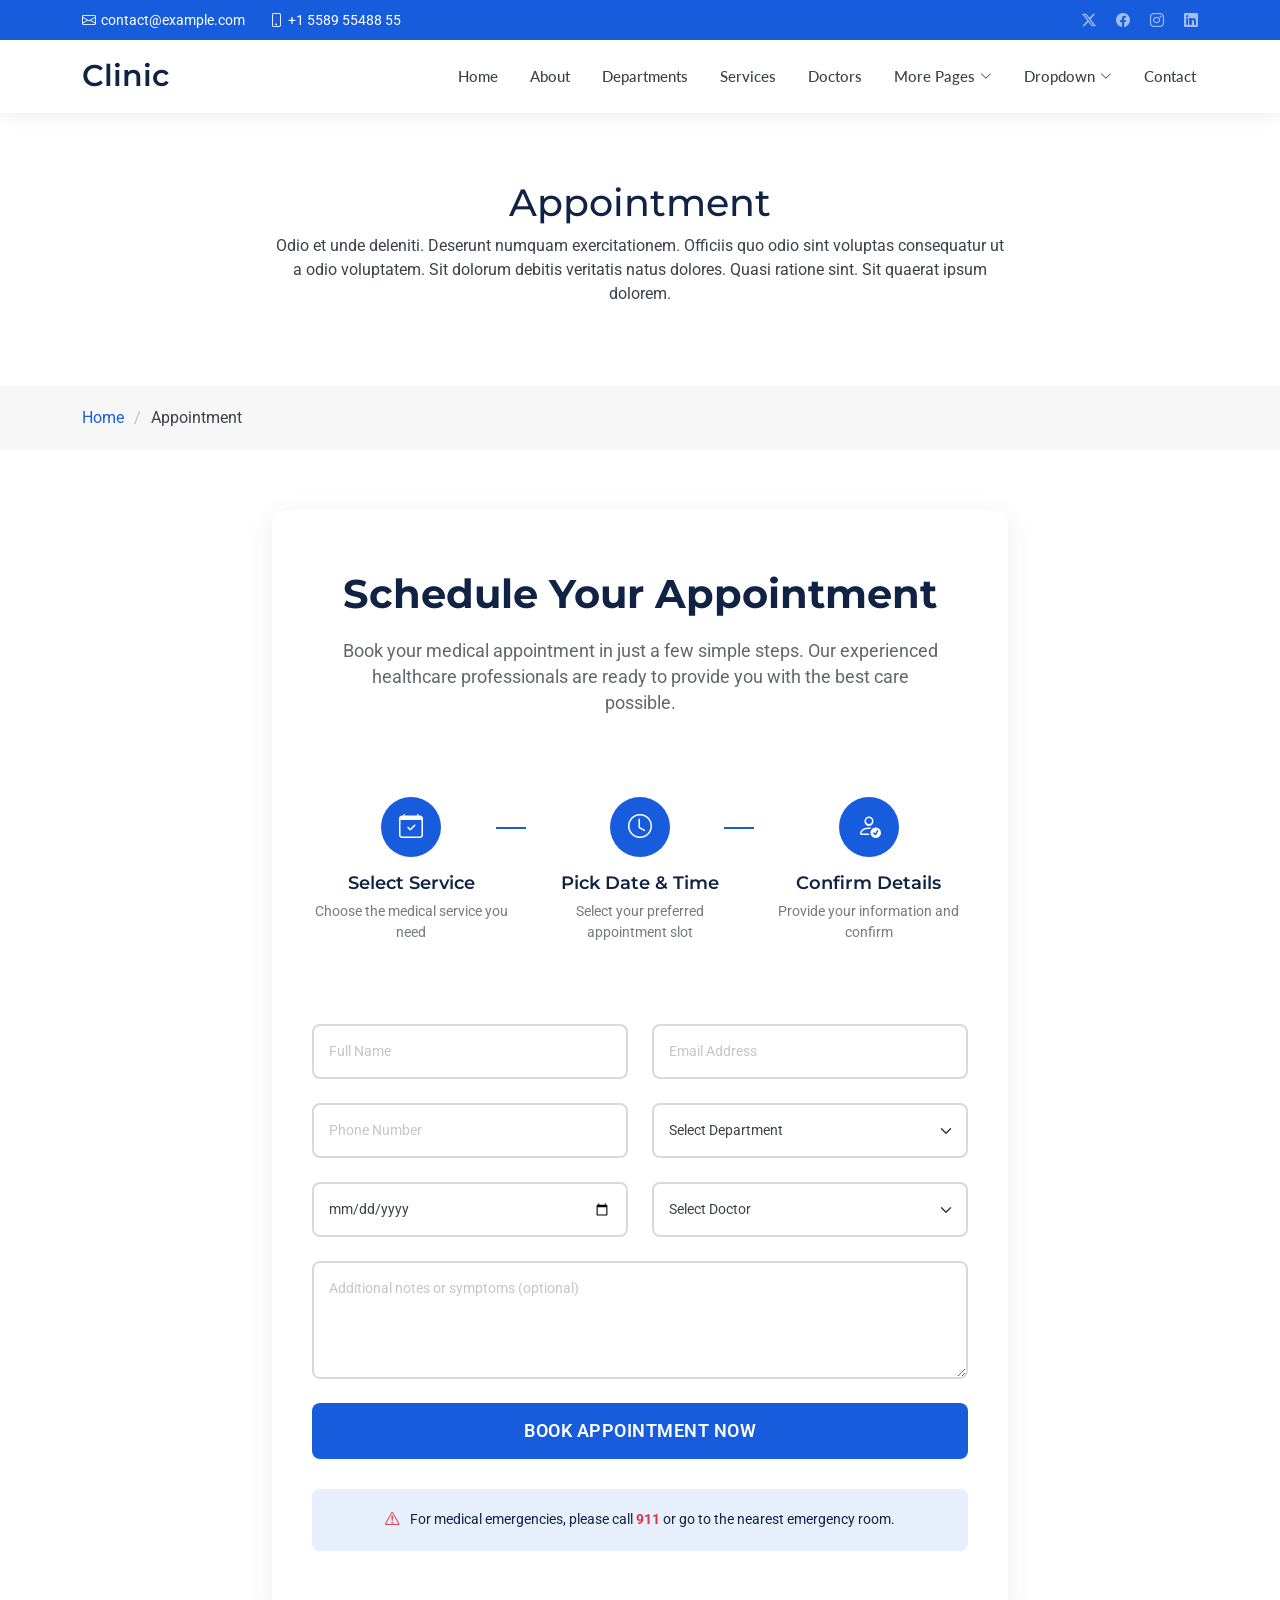
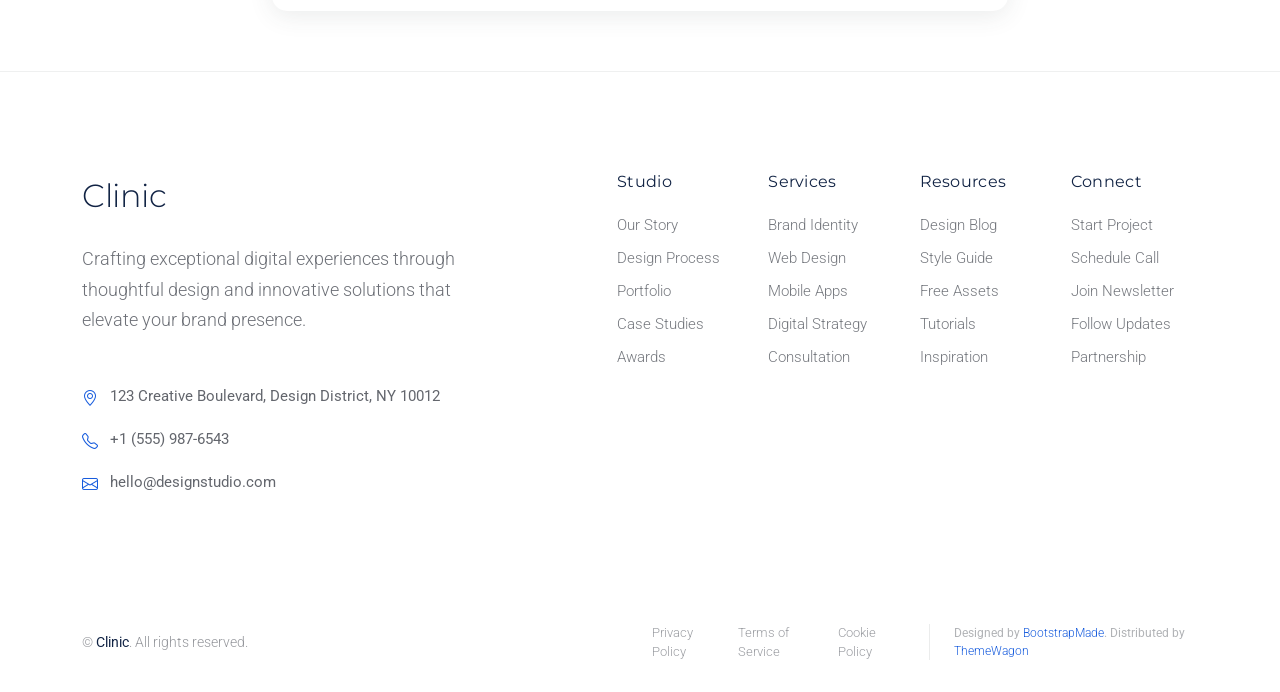
<file: appointment.html>
<!DOCTYPE html>
<html lang="en">

<head>
  <meta charset="utf-8">
  <meta content="width=device-width, initial-scale=1.0" name="viewport">
  <title>Appointment - Clinic Bootstrap Template</title>
  <meta name="description" content="">
  <meta name="keywords" content="">

  <!-- Favicons -->
  <link href="assets/img/favicon.png" rel="icon">
  <link href="assets/img/apple-touch-icon.png" rel="apple-touch-icon">

  <!-- Fonts -->
  <link href="https://fonts.googleapis.com" rel="preconnect">
  <link href="https://fonts.gstatic.com" rel="preconnect" crossorigin>
  <link
    href="https://fonts.googleapis.com/css2?family=Roboto:ital,wght@0,100;0,300;0,400;0,500;0,700;0,900;1,100;1,300;1,400;1,500;1,700;1,900&family=Montserrat:ital,wght@0,100;0,200;0,300;0,400;0,500;0,600;0,700;0,800;0,900;1,100;1,200;1,300;1,400;1,500;1,600;1,700;1,800;1,900&family=Lato:ital,wght@0,100;0,300;0,400;0,700;0,900;1,100;1,300;1,400;1,700;1,900&display=swap"
    rel="stylesheet">

  <!-- Vendor CSS Files -->
  <link href="assets/vendor/bootstrap/css/bootstrap.min.css" rel="stylesheet">
  <link href="assets/vendor/bootstrap-icons/bootstrap-icons.css" rel="stylesheet">
  <link href="assets/vendor/aos/aos.css" rel="stylesheet">
  <link href="assets/vendor/glightbox/css/glightbox.min.css" rel="stylesheet">
  <link href="assets/vendor/fontawesome-free/css/all.min.css" rel="stylesheet">
  <link href="assets/vendor/swiper/swiper-bundle.min.css" rel="stylesheet">

  <!-- Main CSS File -->
  <link href="assets/css/main.css" rel="stylesheet">

  <!-- =======================================================
  * Template Name: Clinic
  * Template URL: https://bootstrapmade.com/clinic-bootstrap-template/
  * Updated: Jul 23 2025 with Bootstrap v5.3.7
  * Author: BootstrapMade.com
  * License: https://bootstrapmade.com/license/
  ======================================================== -->
</head>

<body class="appointment-page">

  <header id="header" class="header fixed-top">

    <div class="topbar d-flex align-items-center dark-background">
      <div class="container d-flex justify-content-center justify-content-md-between">
        <div class="contact-info d-flex align-items-center">
          <i class="bi bi-envelope d-flex align-items-center"><a
              href="mailto:contact@example.com">contact@example.com</a></i>
          <i class="bi bi-phone d-flex align-items-center ms-4"><span>+1 5589 55488 55</span></i>
        </div>
        <div class="social-links d-none d-md-flex align-items-center">
          <a href="#!" class="twitter"><i class="bi bi-twitter-x"></i></a>
          <a href="#!" class="facebook"><i class="bi bi-facebook"></i></a>
          <a href="#!" class="instagram"><i class="bi bi-instagram"></i></a>
          <a href="#!" class="linkedin"><i class="bi bi-linkedin"></i></a>
        </div>
      </div>
    </div><!-- End Top Bar -->

    <div class="branding d-flex align-items-cente">

      <div class="container position-relative d-flex align-items-center justify-content-between">
        <a href="index.html" class="logo d-flex align-items-center">
          <!-- Uncomment the line below if you also wish to use an image logo -->
          <!-- <img src="assets/img/logo.webp" alt=""> -->
          <h1 class="sitename">Clinic</h1>
        </a>

        <nav id="navmenu" class="navmenu">
          <ul>
            <li><a href="index.html">Home</a></li>
            <li><a href="about.html">About</a></li>
            <li><a href="departments.html">Departments</a></li>
            <li><a href="services.html">Services</a></li>
            <li><a href="doctors.html">Doctors</a></li>
            <li class="dropdown"><a href="#"><span>More Pages</span> <i
                  class="bi bi-chevron-down toggle-dropdown"></i></a>
              <ul>
                <li><a href="department-details.html">Department Details</a></li>
                <li><a href="service-details.html">Service Details</a></li>
                <li><a href="appointment.html" class="active">Appointment</a></li>
                <li><a href="testimonials.html">Testimonials</a></li>
                <li><a href="faq.html">Frequently Asked Questions</a></li>
                <li><a href="gallery.html">Gallery</a></li>
                <li><a href="terms.html">Terms</a></li>
                <li><a href="privacy.html">Privacy</a></li>
                <li><a href="404.html">404</a></li>
              </ul>
            </li>
            <li class="dropdown"><a href="#"><span>Dropdown</span> <i
                  class="bi bi-chevron-down toggle-dropdown"></i></a>
              <ul>
                <li><a href="#">Dropdown 1</a></li>
                <li class="dropdown"><a href="#"><span>Deep Dropdown</span> <i
                      class="bi bi-chevron-down toggle-dropdown"></i></a>
                  <ul>
                    <li><a href="#">Deep Dropdown 1</a></li>
                    <li><a href="#">Deep Dropdown 2</a></li>
                    <li><a href="#">Deep Dropdown 3</a></li>
                    <li><a href="#">Deep Dropdown 4</a></li>
                    <li><a href="#">Deep Dropdown 5</a></li>
                  </ul>
                </li>
                <li><a href="#">Dropdown 2</a></li>
                <li><a href="#">Dropdown 3</a></li>
                <li><a href="#">Dropdown 4</a></li>
              </ul>
            </li>
            <li><a href="contact.html">Contact</a></li>
          </ul>
          <i class="mobile-nav-toggle d-xl-none bi bi-list"></i>
        </nav>

      </div>

    </div>

  </header>

  <main class="main">

    <!-- Page Title -->
    <div class="page-title">
      <div class="heading">
        <div class="container">
          <div class="row d-flex justify-content-center text-center">
            <div class="col-lg-8">
              <h1 class="heading-title">Appointment</h1>
              <p class="mb-0">
                Odio et unde deleniti. Deserunt numquam exercitationem. Officiis quo
                odio sint voluptas consequatur ut a odio voluptatem. Sit dolorum
                debitis veritatis natus dolores. Quasi ratione sint. Sit quaerat
                ipsum dolorem.
              </p>
            </div>
          </div>
        </div>
      </div>
      <nav class="breadcrumbs">
        <div class="container">
          <ol>
            <li><a href="index.html">Home</a></li>
            <li class="current">Appointment</li>
          </ol>
        </div>
      </nav>
    </div><!-- End Page Title -->

    <!-- Appointmnet Section -->
    <section id="appointmnet" class="appointmnet section">

      <div class="container" data-aos="fade-up" data-aos-delay="100">

        <div class="row">
          <div class="col-lg-8 mx-auto">
            <div class="booking-wrapper">
              <div class="booking-header text-center" data-aos="fade-up" data-aos-delay="200">
                <h2>Schedule Your Appointment</h2>
                <p>Book your medical appointment in just a few simple steps. Our experienced healthcare professionals
                  are ready to provide you with the best care possible.</p>
              </div>

              <div class="booking-steps" data-aos="fade-up" data-aos-delay="300">
                <div class="step">
                  <div class="step-icon">
                    <i class="bi bi-calendar-check"></i>
                  </div>
                  <div class="step-content">
                    <h4>Select Service</h4>
                    <p>Choose the medical service you need</p>
                  </div>
                </div>
                <div class="step">
                  <div class="step-icon">
                    <i class="bi bi-clock"></i>
                  </div>
                  <div class="step-content">
                    <h4>Pick Date &amp; Time</h4>
                    <p>Select your preferred appointment slot</p>
                  </div>
                </div>
                <div class="step">
                  <div class="step-icon">
                    <i class="bi bi-person-check"></i>
                  </div>
                  <div class="step-content">
                    <h4>Confirm Details</h4>
                    <p>Provide your information and confirm</p>
                  </div>
                </div>
              </div>

              <div class="appointment-form" data-aos="fade-up" data-aos-delay="400">
                <form action="forms/book-appointment.php" method="post" class="php-email-form">
                  <div class="row gy-4">
                    <div class="col-md-6">
                      <input type="text" name="name" class="form-control" placeholder="Full Name" required="">
                    </div>
                    <div class="col-md-6">
                      <input type="email" name="email" class="form-control" placeholder="Email Address" required="">
                    </div>
                    <div class="col-md-6">
                      <input type="tel" name="phone" class="form-control" placeholder="Phone Number" required="">
                    </div>
                    <div class="col-md-6">
                      <select name="department" class="form-select" required="">
                        <option value="">Select Department</option>
                        <option value="general">General Consultation</option>
                        <option value="cardiology">Cardiology</option>
                        <option value="neurology">Neurology</option>
                        <option value="orthopedics">Orthopedics</option>
                        <option value="pediatrics">Pediatrics</option>
                        <option value="dermatology">Dermatology</option>
                        <option value="oncology">Oncology</option>
                      </select>
                    </div>
                    <div class="col-md-6">
                      <input type="date" name="date" class="form-control" required="">
                    </div>
                    <div class="col-md-6">
                      <select name="doctor" class="form-select" required="">
                        <option value="">Select Doctor</option>
                        <option value="dr-sarah-johnson">Dr. Sarah Johnson</option>
                        <option value="dr-michael-chen">Dr. Michael Chen</option>
                        <option value="dr-emily-davis">Dr. Emily Davis</option>
                        <option value="dr-robert-smith">Dr. Robert Smith</option>
                        <option value="dr-lisa-brown">Dr. Lisa Brown</option>
                        <option value="dr-david-wilson">Dr. David Wilson</option>
                        <option value="dr-maria-rodriguez">Dr. Maria Rodriguez</option>
                      </select>
                    </div>
                    <div class="col-12">
                      <textarea name="message" class="form-control" rows="4"
                        placeholder="Additional notes or symptoms (optional)"></textarea>
                    </div>
                    <div class="col-12">
                      <div class="loading">Loading</div>
                      <div class="error-message"></div>
                      <div class="sent-message">Your appointment has been scheduled. Thank you!</div>
                      <button type="submit" class="btn-book">Book Appointment Now</button>
                    </div>
                  </div>
                </form>
              </div>

              <div class="emergency-info" data-aos="fade-up" data-aos-delay="500">
                <p><i class="bi bi-exclamation-triangle"></i> For medical emergencies, please call <strong>911</strong>
                  or go to the nearest emergency room.</p>
              </div>

            </div>
          </div>
        </div>

      </div>

    </section><!-- /Appointmnet Section -->

  </main>

  <footer id="footer" class="footer-16 footer position-relative">

    <div class="container">

      <div class="footer-main" data-aos="fade-up" data-aos-delay="100">
        <div class="row align-items-start">

          <div class="col-lg-5">
            <div class="brand-section">
              <a href="index.html" class="logo d-flex align-items-center mb-4">
                <span class="sitename">Clinic</span>
              </a>
              <p class="brand-description">Crafting exceptional digital experiences through thoughtful design and
                innovative solutions that elevate your brand presence.</p>

              <div class="contact-info mt-5">
                <div class="contact-item">
                  <i class="bi bi-geo-alt"></i>
                  <span>123 Creative Boulevard, Design District, NY 10012</span>
                </div>
                <div class="contact-item">
                  <i class="bi bi-telephone"></i>
                  <span>+1 (555) 987-6543</span>
                </div>
                <div class="contact-item">
                  <i class="bi bi-envelope"></i>
                  <span>hello@designstudio.com</span>
                </div>
              </div>
            </div>
          </div>

          <div class="col-lg-7">
            <div class="footer-nav-wrapper">
              <div class="row">

                <div class="col-6 col-lg-3">
                  <div class="nav-column">
                    <h6>Studio</h6>
                    <nav class="footer-nav">
                      <a href="#!">Our Story</a>
                      <a href="#!">Design Process</a>
                      <a href="#!">Portfolio</a>
                      <a href="#!">Case Studies</a>
                      <a href="#!">Awards</a>
                    </nav>
                  </div>
                </div>

                <div class="col-6 col-lg-3">
                  <div class="nav-column">
                    <h6>Services</h6>
                    <nav class="footer-nav">
                      <a href="#!">Brand Identity</a>
                      <a href="#!">Web Design</a>
                      <a href="#!">Mobile Apps</a>
                      <a href="#!">Digital Strategy</a>
                      <a href="#!">Consultation</a>
                    </nav>
                  </div>
                </div>

                <div class="col-6 col-lg-3">
                  <div class="nav-column">
                    <h6>Resources</h6>
                    <nav class="footer-nav">
                      <a href="#!">Design Blog</a>
                      <a href="#!">Style Guide</a>
                      <a href="#!">Free Assets</a>
                      <a href="#!">Tutorials</a>
                      <a href="#!">Inspiration</a>
                    </nav>
                  </div>
                </div>

                <div class="col-6 col-lg-3">
                  <div class="nav-column">
                    <h6>Connect</h6>
                    <nav class="footer-nav">
                      <a href="#!">Start Project</a>
                      <a href="#!">Schedule Call</a>
                      <a href="#!">Join Newsletter</a>
                      <a href="#!">Follow Updates</a>
                      <a href="#!">Partnership</a>
                    </nav>
                  </div>
                </div>

              </div>
            </div>
          </div>

        </div>
      </div>

    </div>

    <div class="footer-bottom">
      <div class="container">
        <div class="bottom-content" data-aos="fade-up" data-aos-delay="300">
          <div class="row align-items-center">

            <div class="col-lg-6">
              <div class="copyright">
                <p>© <span class="sitename">Clinic</span>. All rights reserved.</p>
              </div>
            </div>

            <div class="col-lg-6">
              <div class="legal-links">
                <a href="#!">Privacy Policy</a>
                <a href="#!">Terms of Service</a>
                <a href="#!">Cookie Policy</a>
                <div class="credits">
                  <!-- All the links in the footer should remain intact. -->
                  <!-- You can delete the links only if you've purchased the pro version. -->
                  <!-- Licensing information: https://bootstrapmade.com/license/ -->
                  <!-- Purchase the pro version with working PHP/AJAX contact form: [buy-url] -->
                  Designed by <a href="https://bootstrapmade.com/">BootstrapMade</a>. Distributed by <a
                    href="https://themewagon.com" target="_blank">ThemeWagon</a>
                </div>
              </div>
            </div>

          </div>
        </div>
      </div>
    </div>

  </footer>

  <!-- Scroll Top -->
  <a href="#!" id="scroll-top" class="scroll-top d-flex align-items-center justify-content-center"><i
      class="bi bi-arrow-up-short"></i></a>

  <!-- Preloader -->
  <div id="preloader"></div>

  <!-- Vendor JS Files -->
  <script src="assets/vendor/bootstrap/js/bootstrap.bundle.min.js"></script>
  <script src="assets/vendor/php-email-form/validate.js"></script>
  <script src="assets/vendor/aos/aos.js"></script>
  <script src="assets/vendor/glightbox/js/glightbox.min.js"></script>
  <script src="assets/vendor/purecounter/purecounter_vanilla.js"></script>
  <script src="assets/vendor/swiper/swiper-bundle.min.js"></script>

  <!-- Main JS File -->
  <script src="assets/js/main.js"></script>

</body>

</html>
</file>
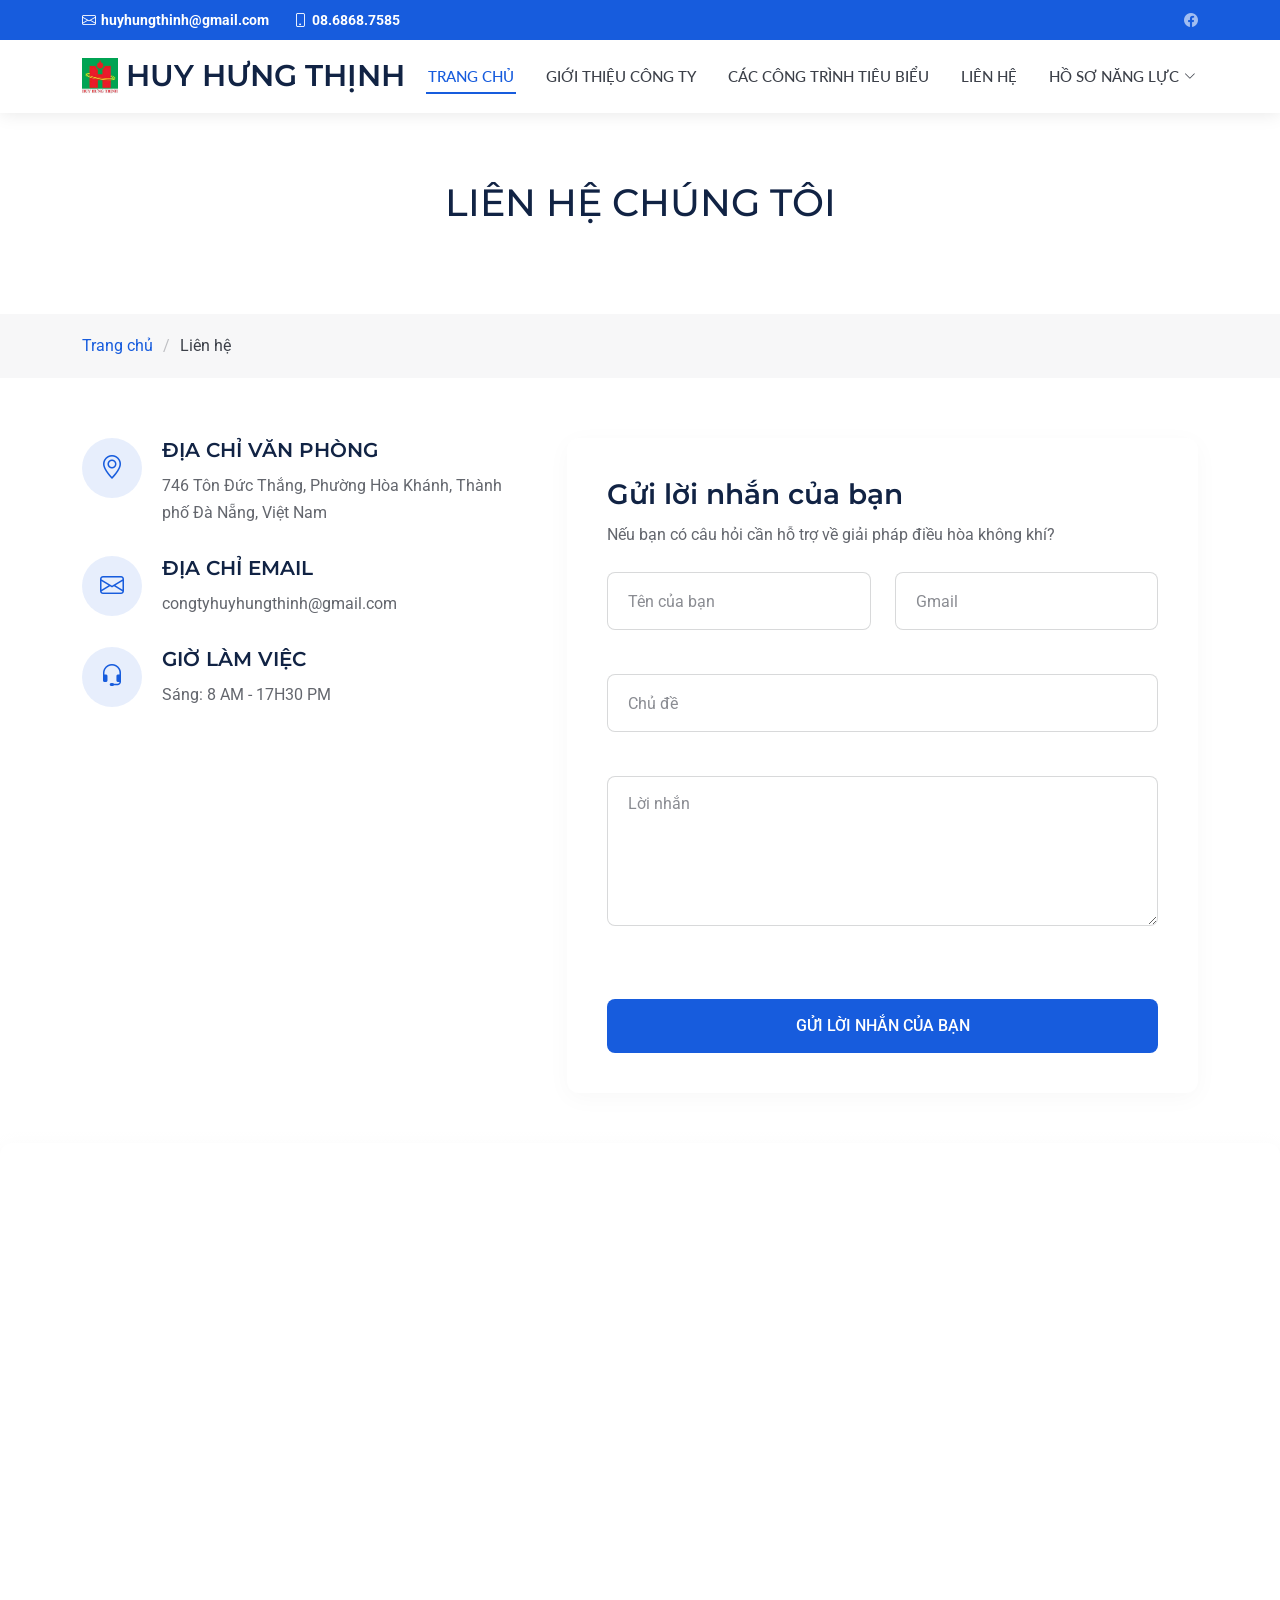
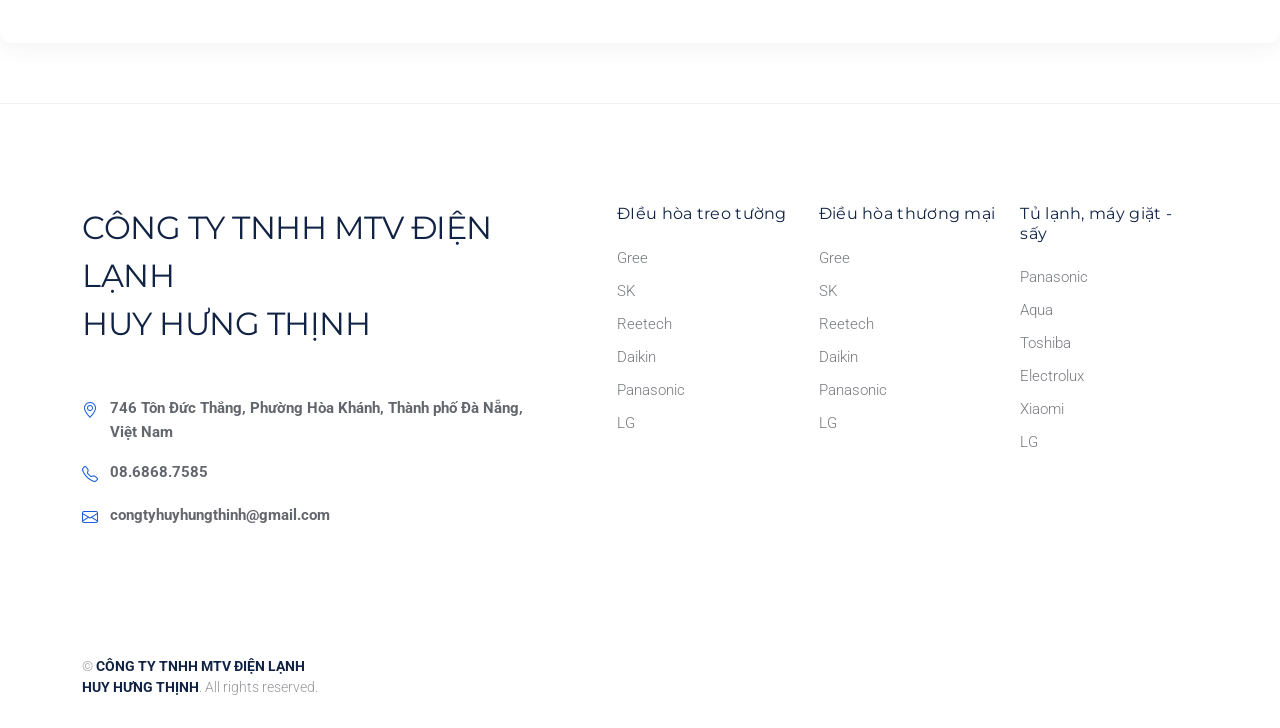
<file: contact.html>
<!DOCTYPE html>
<html lang="en">

<head>
  <meta charset="utf-8">
  <meta content="width=device-width, initial-scale=1.0" name="viewport">
  <title>ĐIỆN LẠNH HUY HƯNG THỊNH</title>
  <meta name="description" content="">
  <meta name="keywords" content="">

  <!-- Favicons -->
  <link href="assets/img/logoo.jpg" rel="icon">
  <link href="assets/img/logoo.jpg" rel="apple-touch-icon">

  <!-- Fonts -->
  <link href="https://fonts.googleapis.com" rel="preconnect">
  <link href="https://fonts.gstatic.com" rel="preconnect" crossorigin>
  <link
    href="https://fonts.googleapis.com/css2?family=Roboto:ital,wght@0,100;0,300;0,400;0,500;0,700;0,900;1,100;1,300;1,400;1,500;1,700;1,900&family=Montserrat:ital,wght@0,100;0,200;0,300;0,400;0,500;0,600;0,700;0,800;0,900;1,100;1,200;1,300;1,400;1,500;1,600;1,700;1,800;1,900&family=Lato:ital,wght@0,100;0,300;0,400;0,700;0,900;1,100;1,300;1,400;1,700;1,900&display=swap"
    rel="stylesheet">

  <!-- Vendor CSS Files -->
  <link href="assets/vendor/bootstrap/css/bootstrap.min.css" rel="stylesheet">
  <link href="assets/vendor/bootstrap-icons/bootstrap-icons.css" rel="stylesheet">
  <link href="assets/vendor/aos/aos.css" rel="stylesheet">
  <link href="assets/vendor/glightbox/css/glightbox.min.css" rel="stylesheet">
  <link href="assets/vendor/fontawesome-free/css/all.min.css" rel="stylesheet">
  <link href="assets/vendor/swiper/swiper-bundle.min.css" rel="stylesheet">

  <!-- Main CSS File -->
  <link href="assets/css/main.css" rel="stylesheet">

  <!-- =======================================================
  * Template Name: Clinic
  * Template URL: https://bootstrapmade.com/clinic-bootstrap-template/
  * Updated: Jul 23 2025 with Bootstrap v5.3.7
  * Author: BootstrapMade.com
  * License: https://bootstrapmade.com/license/
  ======================================================== -->
</head>

<body class="contact-page">

  <header id="header" class="header fixed-top">

      <div class="topbar d-flex align-items-center dark-background">
      <div class="container d-flex justify-content-center justify-content-md-between">
        <div class="contact-info d-flex align-items-center">
          <i class="bi bi-envelope d-flex align-items-center"><a
              href="mailto:contact@example.com"><b>huyhungthinh@gmail.com</b></a></i>
          <i class="bi bi-phone d-flex align-items-center ms-4"><span><b>08.6868.7585</b></span></i>
        </div>
        <div class="social-links d-none d-md-flex align-items-center">
          <a href="#!" class="facebook"><i class="bi bi-facebook"></i></a>
        </div>
      </div>
    </div><!-- End Top Bar -->

    <div class="branding d-flex align-items-cente">

      <div class="container position-relative d-flex align-items-center justify-content-between">
        <a href="index.html" class="logo d-flex align-items-center">
          <!-- Uncomment the line below if you also wish to use an image logo -->
          <img src="assets/img/logoo.jpg" alt="">
          <h1 class="sitename">HUY HƯNG THỊNH</h1>
        </a>

        <nav id="navmenu" class="navmenu">
          <ul>
            <li><a href="index.html" class="active">TRANG CHỦ</a></li>
            <li><a href="about.html">GIỚI THIỆU CÔNG TY</a></li>
            <li><a href="departments.html">CÁC CÔNG TRÌNH TIÊU BIỂU</a></li>
            <li><a href="contact.html">LIÊN HỆ</a></li>
            <li class="dropdown"><a href="#"><span>HỒ SƠ NĂNG LỰC</span> <i
                  class="bi bi-chevron-down toggle-dropdown"></i></a>
              <ul>
                 <li><a href="https://drive.google.com/file/d/1CEmODei8pMV3F9L-vkBQhQocN1HUq835/view?usp=sharing">HỒ SƠ NĂNG LỰC HUY HƯNG THỊNH</a></li>
              </ul>
            </li>
            </li>
          </ul>
          <i class="mobile-nav-toggle d-xl-none bi bi-list"></i>
        </nav>

      </div>

    </div>

  </header>

  <main class="main">

    <!-- Page Title -->
    <div class="page-title">
      <div class="heading">
        <div class="container">
          <div class="row d-flex justify-content-center text-center">
            <div class="col-lg-8">
              <h1 class="heading-title">LIÊN HỆ CHÚNG TÔI</h1>
            </div>
          </div>
        </div>
      </div>
      <nav class="breadcrumbs">
        <div class="container">
          <ol>
            <li><a href="index.html">Trang chủ</a></li>
            <li class="current">Liên hệ</li>
          </ol>
        </div>
      </nav>
    </div><!-- End Page Title -->

    <!-- Contact Section -->
    <section id="contact" class="contact section">

      <div class="container" data-aos="fade-up" data-aos-delay="100">
        <div class="row g-5">
          <div class="col-lg-5">
            <div class="contact-info-wrapper">
              <div class="contact-info-item" data-aos="fade-up" data-aos-delay="100">
                <div class="info-icon">
                  <i class="bi bi-geo-alt"></i>
                </div>
                <div class="info-content">
                  <h3>ĐỊA CHỈ VĂN PHÒNG</h3>
                  <p>746 Tôn Đức Thắng, Phường Hòa Khánh, Thành phố Đà Nẵng, Việt Nam</p>
                </div>
              </div>

              <div class="contact-info-item" data-aos="fade-up" data-aos-delay="200">
                <div class="info-icon">
                  <i class="bi bi-envelope"></i>
                </div>
                <div class="info-content">
                  <h3>ĐỊA CHỈ EMAIL</h3>
                  <p>congtyhuyhungthinh@gmail.com</p>
                </div>
              </div>

              <div class="contact-info-item" data-aos="fade-up" data-aos-delay="300">
                <div class="info-icon">
                  <i class="bi bi-headset"></i>
                </div>
                <div class="info-content">
                  <h3>GIỜ LÀM VIỆC</h3>
                  <p>Sáng: 8 AM - 17H30 PM</p>
                </div>
              </div>
            </div>
          </div>

          <div class="col-lg-7">
            <div class="contact-form-card" data-aos="fade-up" data-aos-delay="200">
              <h2>Gửi lời nhắn của bạn</h2>
              <p class="mb-4">Nếu bạn có câu hỏi cần hỗ trợ về giải pháp điều hòa không khí?</p>

              <form action="forms/contact.php" method="post" class="php-email-form">
                <div class="row g-4">
                  <div class="col-md-6">
                    <input type="text" class="form-control" name="name" id="name" placeholder="Tên của bạn" required="">
                  </div>

                  <div class="col-md-6">
                    <input type="email" class="form-control" name="email" id="email" placeholder="Gmail"
                      required="">
                  </div>

                  <div class="col-12">
                    <input type="text" class="form-control" name="subject" id="subject" placeholder="Chủ đề"
                      required="">
                  </div>

                  <div class="col-12">
                    <textarea class="form-control" name="message" id="message" placeholder="Lời nhắn" rows="6"
                      required=""></textarea>
                  </div>

                  <div class="col-12">
                    <div class="loading">Loading</div>
                    <div class="error-message"></div>
                    <div class="sent-message">GỬI LỜI NHẮN CỦA BẠN</div>
                  </div>

                  <div class="col-12">
                    <button type="submit" class="btn btn-submit">GỬI LỜI NHẮN CỦA BẠN</button>
                  </div>
                </div>
              </form>
            </div>
          </div>
        </div>
      </div>

      <div class="container-fluid map-container" data-aos="fade-up" data-aos-delay="200">
        <div class="map-overlay"></div>
        <iframe src="https://www.google.com/maps/embed?pb=!1m18!1m12!1m3!1d7667.952953101474!2d108.15096837579205!3d16.06671043950393!2m3!1f0!2f0!3f0!3m2!1i1024!2i768!4f13.1!3m3!1m2!1s0x314219288c2d4d23%3A0x7006c9acf0d47d2d!2zNzQ2IFTDtG4gxJDhu6ljIFRo4bqvbmcsIEjDsmEgS2jDoW5oLCDEkMOgIE7hurVuZyA1NTAwMDAsIFZp4buHdCBOYW0!5e0!3m2!1svi!2s!4v1785434343880!5m2!1svi!2s" width="600" height="450" style="border:0;" allowfullscreen="" loading="lazy" referrerpolicy="strict-origin-when-cross-origin"></iframe>
      </div>

    </section><!-- /Contact Section -->

  </main>

    <footer id="footer" class="footer-16 footer position-relative">

     <div class="container">

      <div class="footer-main" data-aos="fade-up" data-aos-delay="100">
        <div class="row align-items-start">

          <div class="col-lg-5">
            <div class="brand-section">
              <a href="index.html" class="logo d-flex align-items-center mb-4">
                <span class="sitename"><b>CÔNG TY TNHH MTV ĐIỆN LẠNH <br> HUY HƯNG THỊNH</b></span>
              </a>
              <div class="contact-info mt-5">
                <div class="contact-item">
                  <i class="bi bi-geo-alt"></i>
                  <span><b>746 Tôn Đức Thắng, Phường Hòa Khánh, Thành phố Đà Nẵng, Việt Nam</b></span>
                </div>
                <div class="contact-item">
                  <i class="bi bi-telephone"></i>
                  <span><b>08.6868.7585</b></span>
                </div>
                <div class="contact-item">
                  <i class="bi bi-envelope"></i>
                  <span><b>congtyhuyhungthinh@gmail.com</b></span>
                </div>
              </div>
            </div>
          </div>

          <div class="col-lg-7">
            <div class="footer-nav-wrapper">
              <div class="row">

                <div class="col-6 col-lg-4">
                  <div class="nav-column">
                    <h6>ĐIều hòa treo tường</h6>
                    <nav class="footer-nav">
                      <a href="#!">Gree</a>
                      <a href="#!">SK</a>
                      <a href="#!">Reetech</a>
                      <a href="#!">Daikin</a>
                      <a href="#!">Panasonic</a>
                      <a href="#!">LG</a>
                    </nav>
                  </div>
                </div>

                <div class="col-6 col-lg-4">
                  <div class="nav-column">
                    <h6>Điều hòa thương mại</h6>
                    <nav class="footer-nav">
                      <a href="#!">Gree</a>
                      <a href="#!">SK</a>
                      <a href="#!">Reetech</a>
                      <a href="#!">Daikin</a>
                      <a href="#!">Panasonic</a>
                      <a href="#!">LG</a>
                    </nav>
                  </div>
                </div>

                <div class="col-6 col-lg-4">
                  <div class="nav-column">
                    <h6>Tủ lạnh, máy giặt - sấy</h6>
                    <nav class="footer-nav">
                      <a href="#!">Panasonic</a>
                      <a href="#!">Aqua</a>
                      <a href="#!">Toshiba</a>
                      <a href="#!">Electrolux</a>
                      <a href="#!">Xiaomi</a>
                      <a href="#!">LG</a>
                    </nav>
                  </div>
                </div>
              </div>
            </div>
          </div>

        </div>
      </div>

    </div>



    <div class="footer-bottom">
      <div class="container">
        <div class="bottom-content" data-aos="fade-up" data-aos-delay="300">
          <div class="row align-items-center">

            <div class="col-lg-6">
              <div class="copyright">
             <p>© <span class="sitename"> <b>CÔNG TY TNHH MTV ĐIỆN LẠNH <br> HUY HƯNG THỊNH</b></span>. All rights reserved.</p>
              </div>
            </div>

          </div>
        </div>
      </div>
    </div>

  </footer>

  <!-- Scroll Top -->
  <a href="#!" id="scroll-top" class="scroll-top d-flex align-items-center justify-content-center"><i
      class="bi bi-arrow-up-short"></i></a>

  <!-- Preloader -->
  <div id="preloader"></div>

  <!-- Vendor JS Files -->
  <script src="assets/vendor/bootstrap/js/bootstrap.bundle.min.js"></script>
  <script src="assets/vendor/php-email-form/validate.js"></script>
  <script src="assets/vendor/aos/aos.js"></script>
  <script src="assets/vendor/glightbox/js/glightbox.min.js"></script>
  <script src="assets/vendor/purecounter/purecounter_vanilla.js"></script>
  <script src="assets/vendor/swiper/swiper-bundle.min.js"></script>

  <!-- Main JS File -->
  <script src="assets/js/main.js"></script>

</body>

</html>
</file>
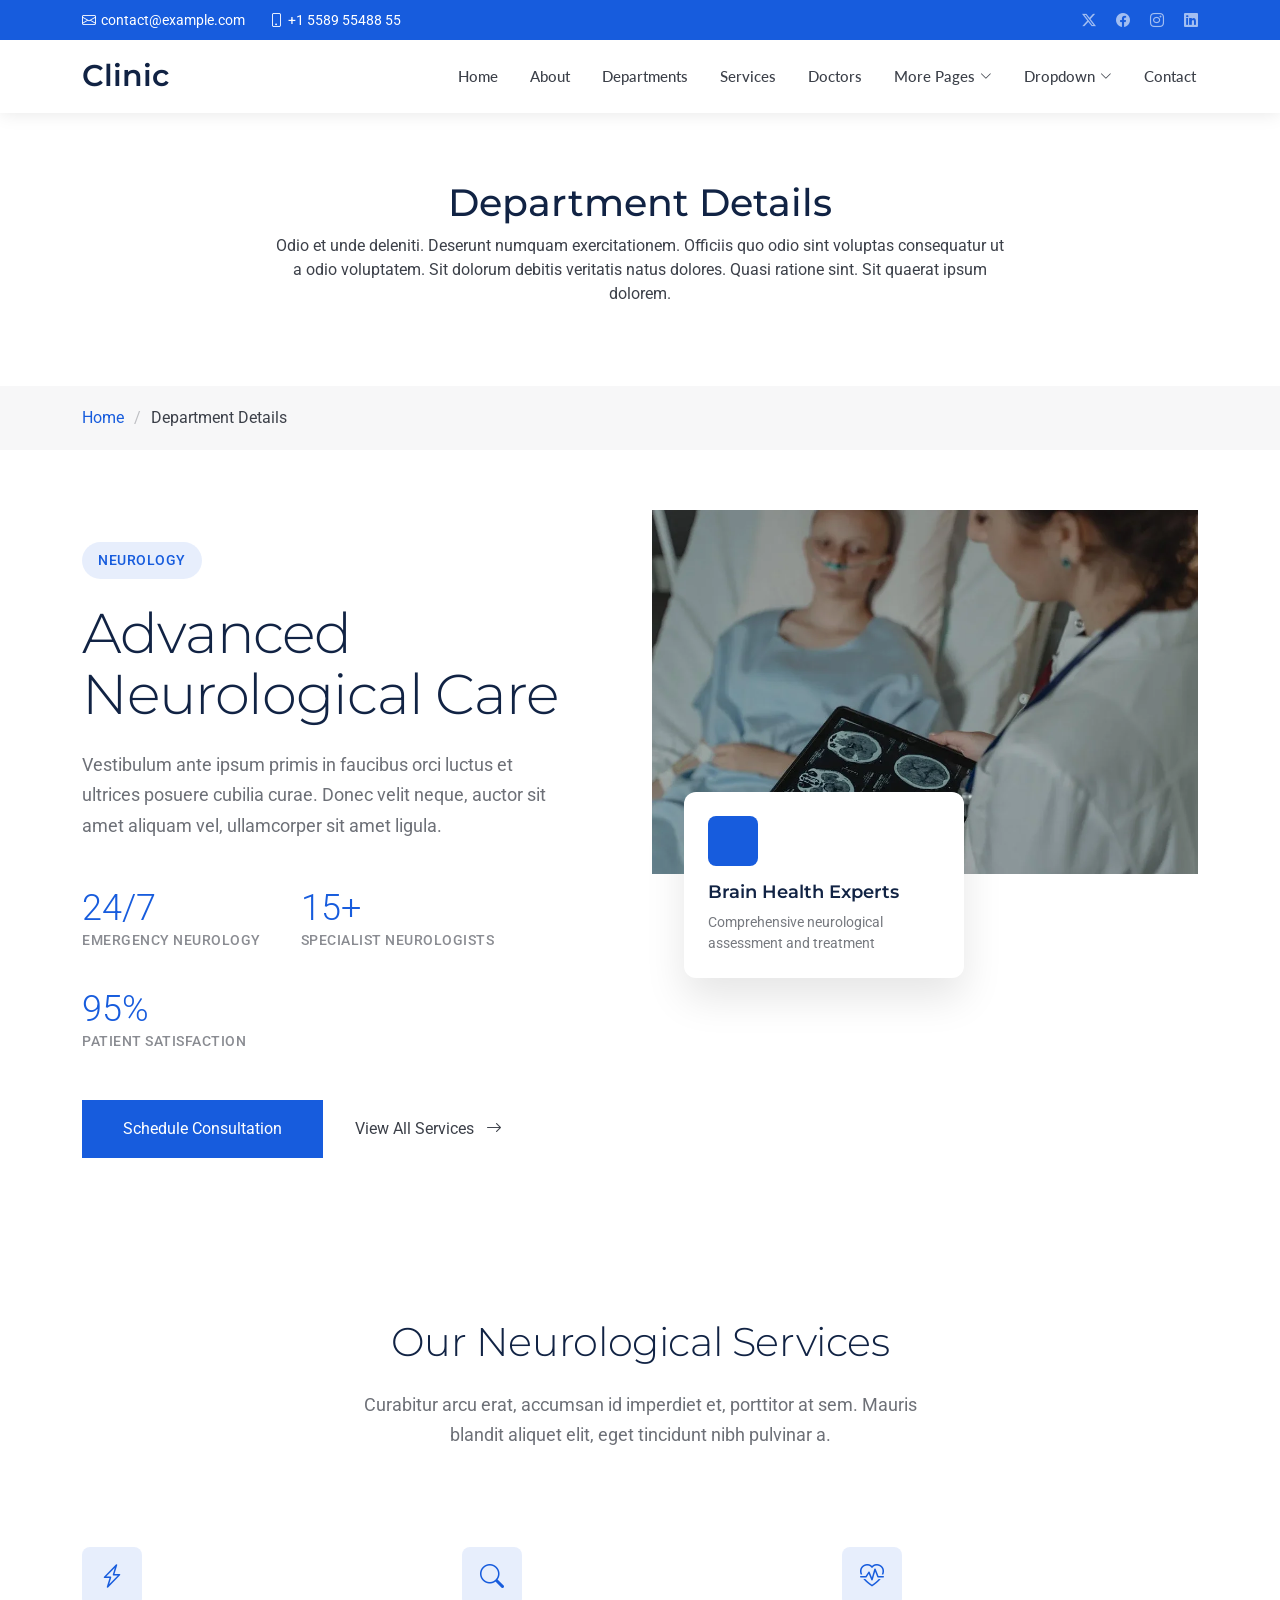
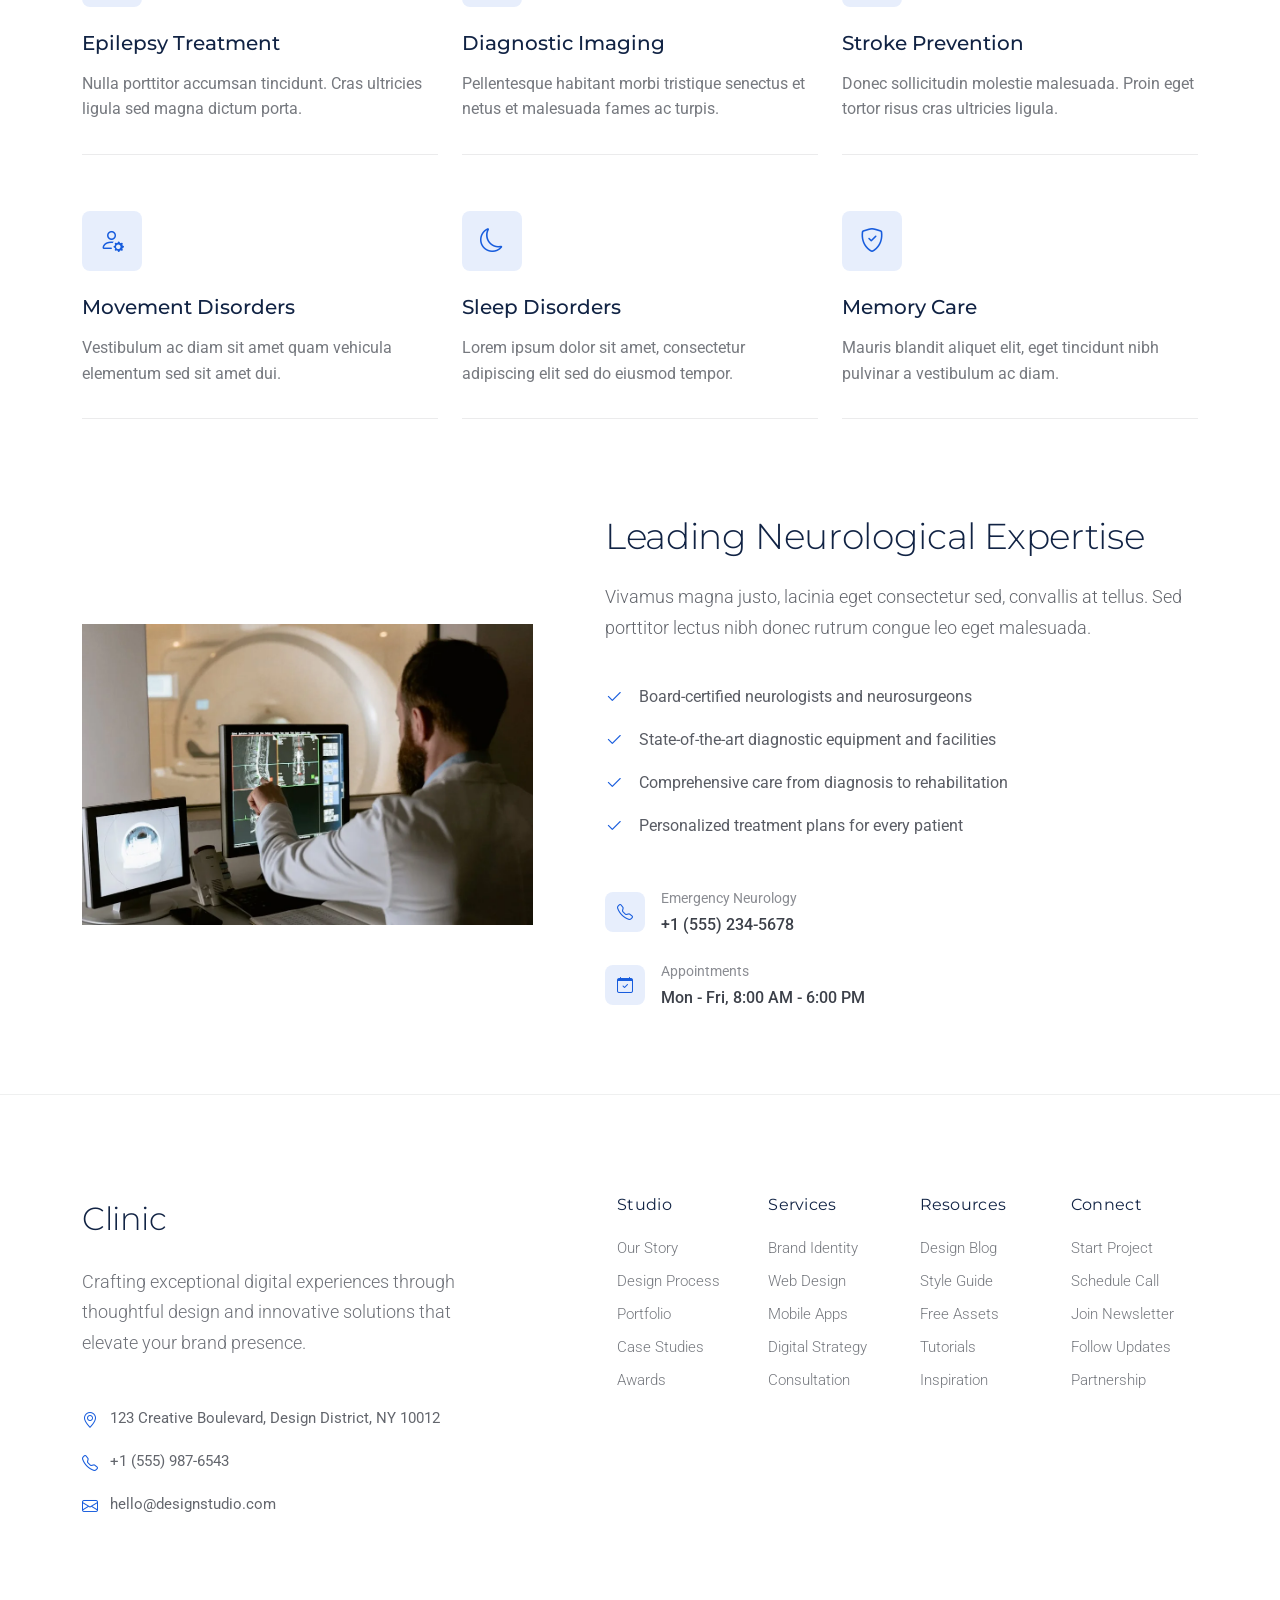
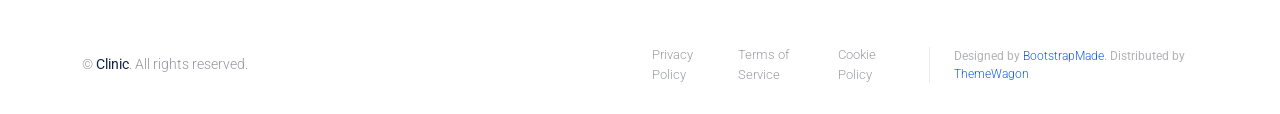
<file: department-details.html>
<!DOCTYPE html>
<html lang="en">

<head>
  <meta charset="utf-8">
  <meta content="width=device-width, initial-scale=1.0" name="viewport">
  <title>Department Details - Clinic Bootstrap Template</title>
  <meta name="description" content="">
  <meta name="keywords" content="">

  <!-- Favicons -->
  <link href="assets/img/favicon.png" rel="icon">
  <link href="assets/img/apple-touch-icon.png" rel="apple-touch-icon">

  <!-- Fonts -->
  <link href="https://fonts.googleapis.com" rel="preconnect">
  <link href="https://fonts.gstatic.com" rel="preconnect" crossorigin>
  <link
    href="https://fonts.googleapis.com/css2?family=Roboto:ital,wght@0,100;0,300;0,400;0,500;0,700;0,900;1,100;1,300;1,400;1,500;1,700;1,900&family=Montserrat:ital,wght@0,100;0,200;0,300;0,400;0,500;0,600;0,700;0,800;0,900;1,100;1,200;1,300;1,400;1,500;1,600;1,700;1,800;1,900&family=Lato:ital,wght@0,100;0,300;0,400;0,700;0,900;1,100;1,300;1,400;1,700;1,900&display=swap"
    rel="stylesheet">

  <!-- Vendor CSS Files -->
  <link href="assets/vendor/bootstrap/css/bootstrap.min.css" rel="stylesheet">
  <link href="assets/vendor/bootstrap-icons/bootstrap-icons.css" rel="stylesheet">
  <link href="assets/vendor/aos/aos.css" rel="stylesheet">
  <link href="assets/vendor/glightbox/css/glightbox.min.css" rel="stylesheet">
  <link href="assets/vendor/fontawesome-free/css/all.min.css" rel="stylesheet">
  <link href="assets/vendor/swiper/swiper-bundle.min.css" rel="stylesheet">

  <!-- Main CSS File -->
  <link href="assets/css/main.css" rel="stylesheet">

  <!-- =======================================================
  * Template Name: Clinic
  * Template URL: https://bootstrapmade.com/clinic-bootstrap-template/
  * Updated: Jul 23 2025 with Bootstrap v5.3.7
  * Author: BootstrapMade.com
  * License: https://bootstrapmade.com/license/
  ======================================================== -->
</head>

<body class="department-details-page">

  <header id="header" class="header fixed-top">

    <div class="topbar d-flex align-items-center dark-background">
      <div class="container d-flex justify-content-center justify-content-md-between">
        <div class="contact-info d-flex align-items-center">
          <i class="bi bi-envelope d-flex align-items-center"><a
              href="mailto:contact@example.com">contact@example.com</a></i>
          <i class="bi bi-phone d-flex align-items-center ms-4"><span>+1 5589 55488 55</span></i>
        </div>
        <div class="social-links d-none d-md-flex align-items-center">
          <a href="#!" class="twitter"><i class="bi bi-twitter-x"></i></a>
          <a href="#!" class="facebook"><i class="bi bi-facebook"></i></a>
          <a href="#!" class="instagram"><i class="bi bi-instagram"></i></a>
          <a href="#!" class="linkedin"><i class="bi bi-linkedin"></i></a>
        </div>
      </div>
    </div><!-- End Top Bar -->

    <div class="branding d-flex align-items-cente">

      <div class="container position-relative d-flex align-items-center justify-content-between">
        <a href="index.html" class="logo d-flex align-items-center">
          <!-- Uncomment the line below if you also wish to use an image logo -->
          <!-- <img src="assets/img/logo.webp" alt=""> -->
          <h1 class="sitename">Clinic</h1>
        </a>

        <nav id="navmenu" class="navmenu">
          <ul>
            <li><a href="index.html">Home</a></li>
            <li><a href="about.html">About</a></li>
            <li><a href="departments.html">Departments</a></li>
            <li><a href="services.html">Services</a></li>
            <li><a href="doctors.html">Doctors</a></li>
            <li class="dropdown"><a href="#"><span>More Pages</span> <i
                  class="bi bi-chevron-down toggle-dropdown"></i></a>
              <ul>
                <li><a href="department-details.html" class="active">Department Details</a></li>
                <li><a href="service-details.html">Service Details</a></li>
                <li><a href="appointment.html">Appointment</a></li>
                <li><a href="testimonials.html">Testimonials</a></li>
                <li><a href="faq.html">Frequently Asked Questions</a></li>
                <li><a href="gallery.html">Gallery</a></li>
                <li><a href="terms.html">Terms</a></li>
                <li><a href="privacy.html">Privacy</a></li>
                <li><a href="404.html">404</a></li>
              </ul>
            </li>
            <li class="dropdown"><a href="#"><span>Dropdown</span> <i
                  class="bi bi-chevron-down toggle-dropdown"></i></a>
              <ul>
                <li><a href="#">Dropdown 1</a></li>
                <li class="dropdown"><a href="#"><span>Deep Dropdown</span> <i
                      class="bi bi-chevron-down toggle-dropdown"></i></a>
                  <ul>
                    <li><a href="#">Deep Dropdown 1</a></li>
                    <li><a href="#">Deep Dropdown 2</a></li>
                    <li><a href="#">Deep Dropdown 3</a></li>
                    <li><a href="#">Deep Dropdown 4</a></li>
                    <li><a href="#">Deep Dropdown 5</a></li>
                  </ul>
                </li>
                <li><a href="#">Dropdown 2</a></li>
                <li><a href="#">Dropdown 3</a></li>
                <li><a href="#">Dropdown 4</a></li>
              </ul>
            </li>
            <li><a href="contact.html">Contact</a></li>
          </ul>
          <i class="mobile-nav-toggle d-xl-none bi bi-list"></i>
        </nav>

      </div>

    </div>

  </header>

  <main class="main">

    <!-- Page Title -->
    <div class="page-title">
      <div class="heading">
        <div class="container">
          <div class="row d-flex justify-content-center text-center">
            <div class="col-lg-8">
              <h1 class="heading-title">Department Details</h1>
              <p class="mb-0">
                Odio et unde deleniti. Deserunt numquam exercitationem. Officiis quo
                odio sint voluptas consequatur ut a odio voluptatem. Sit dolorum
                debitis veritatis natus dolores. Quasi ratione sint. Sit quaerat
                ipsum dolorem.
              </p>
            </div>
          </div>
        </div>
      </div>
      <nav class="breadcrumbs">
        <div class="container">
          <ol>
            <li><a href="index.html">Home</a></li>
            <li class="current">Department Details</li>
          </ol>
        </div>
      </nav>
    </div><!-- End Page Title -->

    <!-- Department Details Section -->
    <section id="department-details" class="department-details section">

      <div class="container" data-aos="fade-up" data-aos-delay="100">

        <div class="row">
          <div class="col-xl-6 col-lg-7">
            <div class="department-hero" data-aos="fade-right" data-aos-delay="200">
              <div class="badge-wrap">
                <span class="specialty-badge">Neurology</span>
              </div>
              <h1 class="department-title">Advanced Neurological Care</h1>
              <p class="department-intro">Vestibulum ante ipsum primis in faucibus orci luctus et ultrices posuere
                cubilia curae. Donec velit neque, auctor sit amet aliquam vel, ullamcorper sit amet ligula.</p>

              <div class="key-highlights">
                <div class="highlight-item">
                  <span class="highlight-number">24/7</span>
                  <span class="highlight-text">Emergency Neurology</span>
                </div>
                <div class="highlight-item">
                  <span class="highlight-number">15+</span>
                  <span class="highlight-text">Specialist Neurologists</span>
                </div>
                <div class="highlight-item">
                  <span class="highlight-number">95%</span>
                  <span class="highlight-text">Patient Satisfaction</span>
                </div>
              </div>

              <div class="action-group">
                <a href="appointment.html" class="btn-primary">Schedule Consultation</a>
                <a href="services.html" class="btn-secondary">
                  <span>View All Services</span>
                  <i class="bi bi-arrow-right"></i>
                </a>
              </div>
            </div>
          </div>

          <div class="col-xl-6 col-lg-5">
            <div class="department-visual" data-aos="fade-left" data-aos-delay="300">
              <div class="image-container">
                <img src="assets/img/health/neurology-2.webp" alt="Neurology Department"
                  class="img-fluid primary-image">
                <div class="floating-card" data-aos="zoom-in" data-aos-delay="500">
                  <div class="card-icon">
                    <i class="bi bi-brain"></i>
                  </div>
                  <div class="card-content">
                    <h4>Brain Health Experts</h4>
                    <p>Comprehensive neurological assessment and treatment</p>
                  </div>
                </div>
              </div>
            </div>
          </div>
        </div>

        <div class="services-overview" data-aos="fade-up" data-aos-delay="400">
          <div class="row justify-content-center">
            <div class="col-lg-8">
              <div class="overview-header">
                <h3>Our Neurological Services</h3>
                <p>Curabitur arcu erat, accumsan id imperdiet et, porttitor at sem. Mauris blandit aliquet elit, eget
                  tincidunt nibh pulvinar a.</p>
              </div>
            </div>
          </div>

          <div class="row gy-4 services-grid">
            <div class="col-lg-4 col-md-6" data-aos="fade-up" data-aos-delay="500">
              <div class="service-item">
                <div class="service-icon">
                  <i class="bi bi-lightning-charge"></i>
                </div>
                <h4>Epilepsy Treatment</h4>
                <p>Nulla porttitor accumsan tincidunt. Cras ultricies ligula sed magna dictum porta.</p>
              </div>
            </div>

            <div class="col-lg-4 col-md-6" data-aos="fade-up" data-aos-delay="550">
              <div class="service-item">
                <div class="service-icon">
                  <i class="bi bi-search"></i>
                </div>
                <h4>Diagnostic Imaging</h4>
                <p>Pellentesque habitant morbi tristique senectus et netus et malesuada fames ac turpis.</p>
              </div>
            </div>

            <div class="col-lg-4 col-md-6" data-aos="fade-up" data-aos-delay="600">
              <div class="service-item">
                <div class="service-icon">
                  <i class="bi bi-heart-pulse"></i>
                </div>
                <h4>Stroke Prevention</h4>
                <p>Donec sollicitudin molestie malesuada. Proin eget tortor risus cras ultricies ligula.</p>
              </div>
            </div>

            <div class="col-lg-4 col-md-6" data-aos="fade-up" data-aos-delay="650">
              <div class="service-item">
                <div class="service-icon">
                  <i class="bi bi-person-gear"></i>
                </div>
                <h4>Movement Disorders</h4>
                <p>Vestibulum ac diam sit amet quam vehicula elementum sed sit amet dui.</p>
              </div>
            </div>

            <div class="col-lg-4 col-md-6" data-aos="fade-up" data-aos-delay="700">
              <div class="service-item">
                <div class="service-icon">
                  <i class="bi bi-moon"></i>
                </div>
                <h4>Sleep Disorders</h4>
                <p>Lorem ipsum dolor sit amet, consectetur adipiscing elit sed do eiusmod tempor.</p>
              </div>
            </div>

            <div class="col-lg-4 col-md-6" data-aos="fade-up" data-aos-delay="750">
              <div class="service-item">
                <div class="service-icon">
                  <i class="bi bi-shield-check"></i>
                </div>
                <h4>Memory Care</h4>
                <p>Mauris blandit aliquet elit, eget tincidunt nibh pulvinar a vestibulum ac diam.</p>
              </div>
            </div>
          </div>
        </div>

        <div class="expert-care-section" data-aos="fade-up" data-aos-delay="800">
          <div class="row align-items-center">
            <div class="col-lg-5" data-aos="fade-right" data-aos-delay="900">
              <div class="expert-image">
                <img src="assets/img/health/neurology-4.webp" alt="Neurological Expert" class="img-fluid">
              </div>
            </div>

            <div class="col-lg-7" data-aos="fade-left" data-aos-delay="900">
              <div class="expert-content">
                <h3>Leading Neurological Expertise</h3>
                <p class="lead">Vivamus magna justo, lacinia eget consectetur sed, convallis at tellus. Sed porttitor
                  lectus nibh donec rutrum congue leo eget malesuada.</p>

                <div class="expertise-list">
                  <div class="expertise-item">
                    <i class="bi bi-check2"></i>
                    <span>Board-certified neurologists and neurosurgeons</span>
                  </div>
                  <div class="expertise-item">
                    <i class="bi bi-check2"></i>
                    <span>State-of-the-art diagnostic equipment and facilities</span>
                  </div>
                  <div class="expertise-item">
                    <i class="bi bi-check2"></i>
                    <span>Comprehensive care from diagnosis to rehabilitation</span>
                  </div>
                  <div class="expertise-item">
                    <i class="bi bi-check2"></i>
                    <span>Personalized treatment plans for every patient</span>
                  </div>
                </div>

                <div class="contact-info">
                  <div class="contact-item">
                    <i class="bi bi-telephone"></i>
                    <div>
                      <span class="contact-label">Emergency Neurology</span>
                      <span class="contact-value">+1 (555) 234-5678</span>
                    </div>
                  </div>
                  <div class="contact-item">
                    <i class="bi bi-calendar-check"></i>
                    <div>
                      <span class="contact-label">Appointments</span>
                      <span class="contact-value">Mon - Fri, 8:00 AM - 6:00 PM</span>
                    </div>
                  </div>
                </div>
              </div>
            </div>
          </div>
        </div>

      </div>

    </section><!-- /Department Details Section -->

  </main>

  <footer id="footer" class="footer-16 footer position-relative">

    <div class="container">

      <div class="footer-main" data-aos="fade-up" data-aos-delay="100">
        <div class="row align-items-start">

          <div class="col-lg-5">
            <div class="brand-section">
              <a href="index.html" class="logo d-flex align-items-center mb-4">
                <span class="sitename">Clinic</span>
              </a>
              <p class="brand-description">Crafting exceptional digital experiences through thoughtful design and
                innovative solutions that elevate your brand presence.</p>

              <div class="contact-info mt-5">
                <div class="contact-item">
                  <i class="bi bi-geo-alt"></i>
                  <span>123 Creative Boulevard, Design District, NY 10012</span>
                </div>
                <div class="contact-item">
                  <i class="bi bi-telephone"></i>
                  <span>+1 (555) 987-6543</span>
                </div>
                <div class="contact-item">
                  <i class="bi bi-envelope"></i>
                  <span>hello@designstudio.com</span>
                </div>
              </div>
            </div>
          </div>

          <div class="col-lg-7">
            <div class="footer-nav-wrapper">
              <div class="row">

                <div class="col-6 col-lg-3">
                  <div class="nav-column">
                    <h6>Studio</h6>
                    <nav class="footer-nav">
                      <a href="#!">Our Story</a>
                      <a href="#!">Design Process</a>
                      <a href="#!">Portfolio</a>
                      <a href="#!">Case Studies</a>
                      <a href="#!">Awards</a>
                    </nav>
                  </div>
                </div>

                <div class="col-6 col-lg-3">
                  <div class="nav-column">
                    <h6>Services</h6>
                    <nav class="footer-nav">
                      <a href="#!">Brand Identity</a>
                      <a href="#!">Web Design</a>
                      <a href="#!">Mobile Apps</a>
                      <a href="#!">Digital Strategy</a>
                      <a href="#!">Consultation</a>
                    </nav>
                  </div>
                </div>

                <div class="col-6 col-lg-3">
                  <div class="nav-column">
                    <h6>Resources</h6>
                    <nav class="footer-nav">
                      <a href="#!">Design Blog</a>
                      <a href="#!">Style Guide</a>
                      <a href="#!">Free Assets</a>
                      <a href="#!">Tutorials</a>
                      <a href="#!">Inspiration</a>
                    </nav>
                  </div>
                </div>

                <div class="col-6 col-lg-3">
                  <div class="nav-column">
                    <h6>Connect</h6>
                    <nav class="footer-nav">
                      <a href="#!">Start Project</a>
                      <a href="#!">Schedule Call</a>
                      <a href="#!">Join Newsletter</a>
                      <a href="#!">Follow Updates</a>
                      <a href="#!">Partnership</a>
                    </nav>
                  </div>
                </div>

              </div>
            </div>
          </div>

        </div>
      </div>

    </div>

    <div class="footer-bottom">
      <div class="container">
        <div class="bottom-content" data-aos="fade-up" data-aos-delay="300">
          <div class="row align-items-center">

            <div class="col-lg-6">
              <div class="copyright">
                <p>© <span class="sitename">Clinic</span>. All rights reserved.</p>
              </div>
            </div>

            <div class="col-lg-6">
              <div class="legal-links">
                <a href="#!">Privacy Policy</a>
                <a href="#!">Terms of Service</a>
                <a href="#!">Cookie Policy</a>
                <div class="credits">
                  <!-- All the links in the footer should remain intact. -->
                  <!-- You can delete the links only if you've purchased the pro version. -->
                  <!-- Licensing information: https://bootstrapmade.com/license/ -->
                  <!-- Purchase the pro version with working PHP/AJAX contact form: [buy-url] -->
                  Designed by <a href="https://bootstrapmade.com/">BootstrapMade</a>. Distributed by <a
                    href="https://themewagon.com" target="_blank">ThemeWagon</a>
                </div>
              </div>
            </div>

          </div>
        </div>
      </div>
    </div>

  </footer>

  <!-- Scroll Top -->
  <a href="#!" id="scroll-top" class="scroll-top d-flex align-items-center justify-content-center"><i
      class="bi bi-arrow-up-short"></i></a>

  <!-- Preloader -->
  <div id="preloader"></div>

  <!-- Vendor JS Files -->
  <script src="assets/vendor/bootstrap/js/bootstrap.bundle.min.js"></script>
  <script src="assets/vendor/php-email-form/validate.js"></script>
  <script src="assets/vendor/aos/aos.js"></script>
  <script src="assets/vendor/glightbox/js/glightbox.min.js"></script>
  <script src="assets/vendor/purecounter/purecounter_vanilla.js"></script>
  <script src="assets/vendor/swiper/swiper-bundle.min.js"></script>

  <!-- Main JS File -->
  <script src="assets/js/main.js"></script>

</body>

</html>
</file>
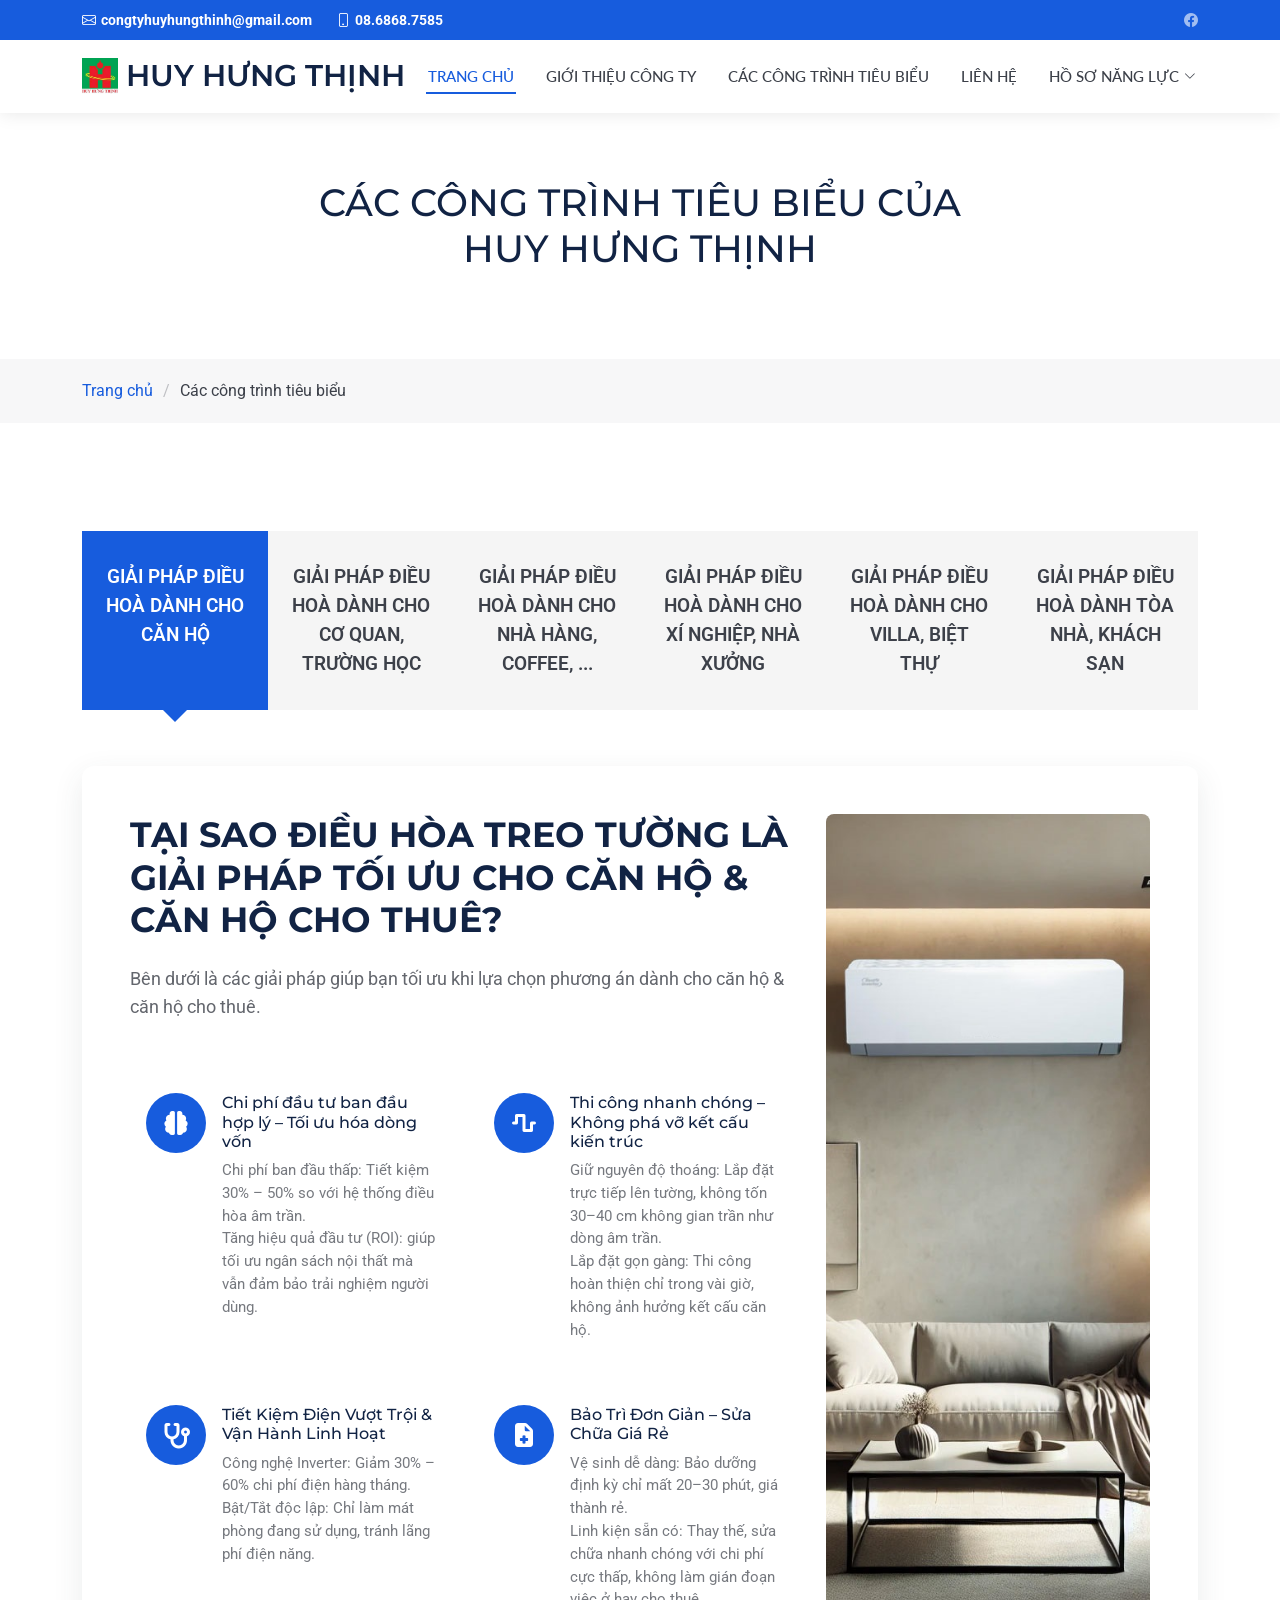
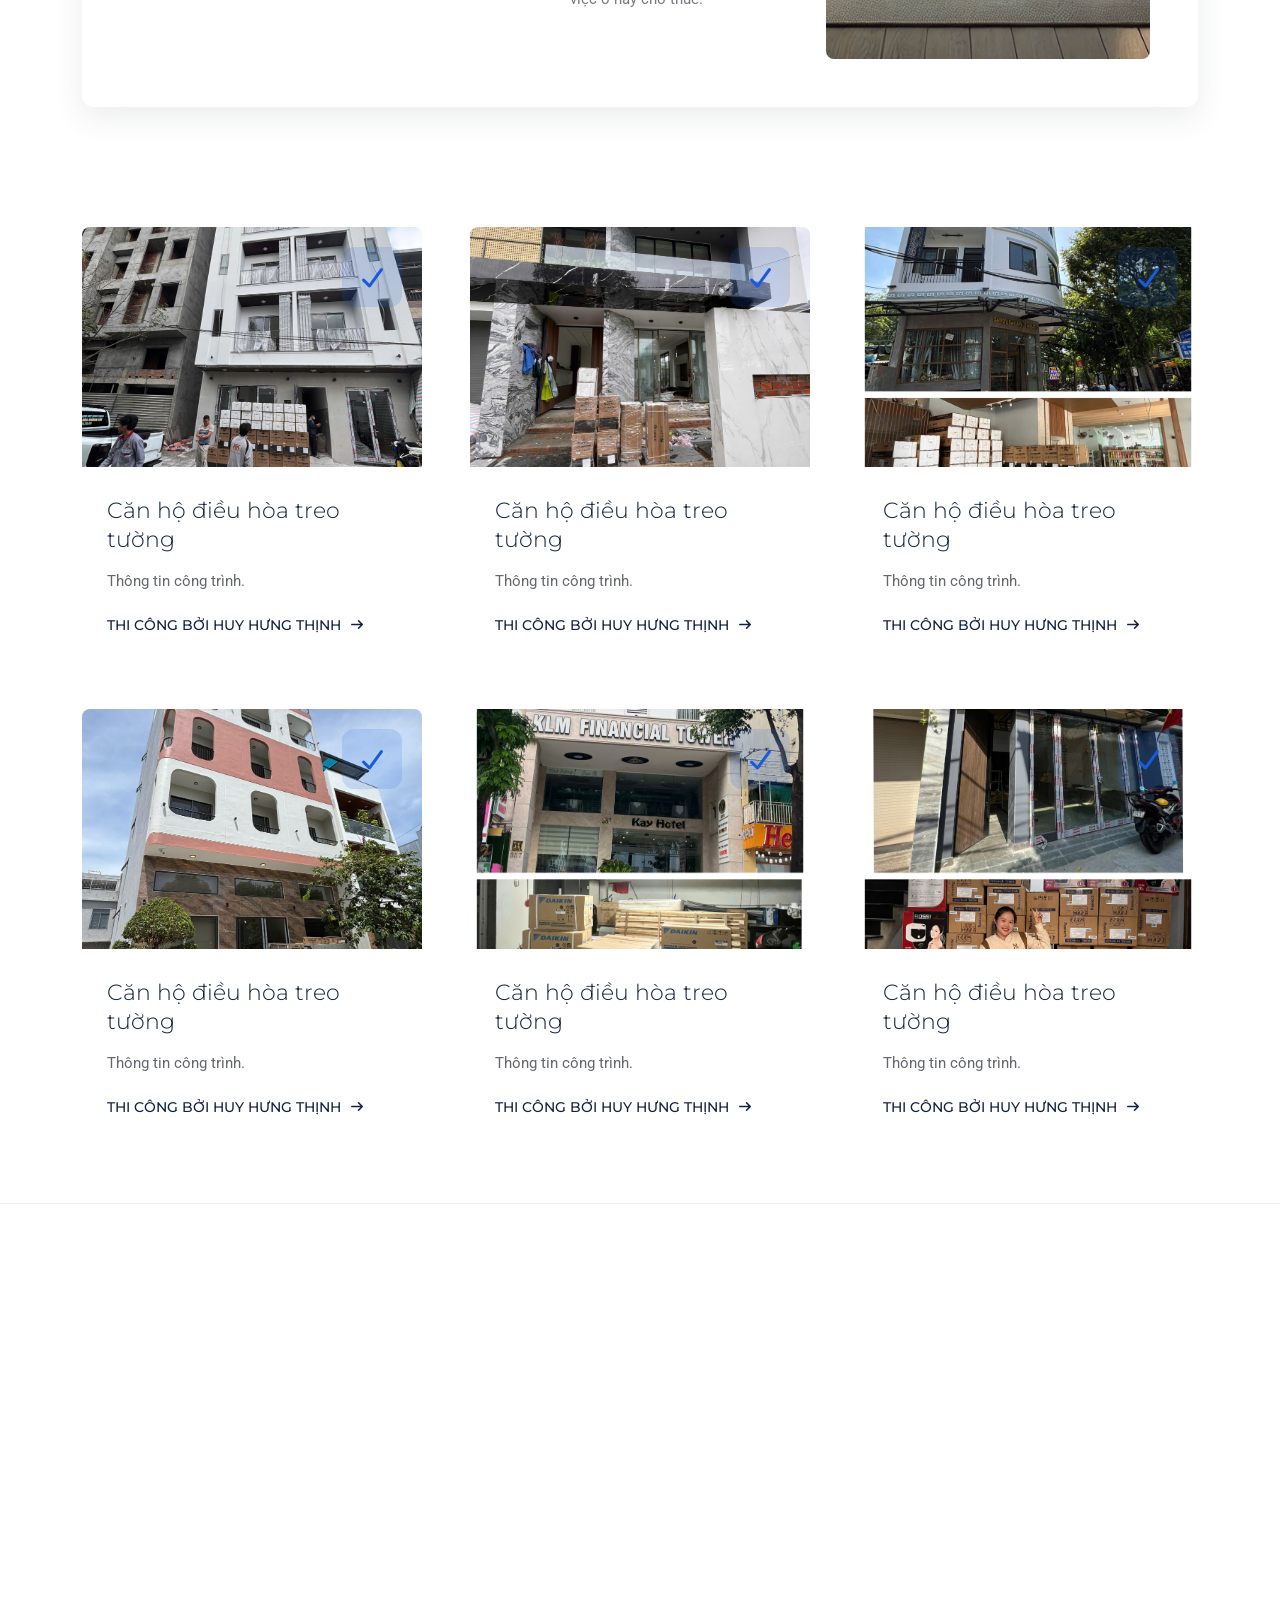
<file: departments.html>
<!DOCTYPE html>
<html lang="en">

<head>
  <meta charset="utf-8">
  <meta content="width=device-width, initial-scale=1.0" name="viewport">
  <title>ĐIỆN LẠNH HUY HƯNG THỊNH</title>
  <meta name="description" content="">
  <meta name="keywords" content="">

  <!-- Favicons -->
  <link href="assets/img/logoo.jpg" rel="icon">
  <link href="assets/img/logoo.jpg" rel="apple-touch-icon">

  <!-- Fonts -->
  <link href="https://fonts.googleapis.com" rel="preconnect">
  <link href="https://fonts.gstatic.com" rel="preconnect" crossorigin>
  <link
    href="https://fonts.googleapis.com/css2?family=Roboto:ital,wght@0,100;0,300;0,400;0,500;0,700;0,900;1,100;1,300;1,400;1,500;1,700;1,900&family=Montserrat:ital,wght@0,100;0,200;0,300;0,400;0,500;0,600;0,700;0,800;0,900;1,100;1,200;1,300;1,400;1,500;1,600;1,700;1,800;1,900&family=Lato:ital,wght@0,100;0,300;0,400;0,700;0,900;1,100;1,300;1,400;1,700;1,900&display=swap"
    rel="stylesheet">

  <!-- Vendor CSS Files -->
  <link href="assets/vendor/bootstrap/css/bootstrap.min.css" rel="stylesheet">
  <link href="assets/vendor/bootstrap-icons/bootstrap-icons.css" rel="stylesheet">
  <link href="assets/vendor/aos/aos.css" rel="stylesheet">
  <link href="assets/vendor/glightbox/css/glightbox.min.css" rel="stylesheet">
  <link href="assets/vendor/fontawesome-free/css/all.min.css" rel="stylesheet">
  <link href="assets/vendor/swiper/swiper-bundle.min.css" rel="stylesheet">

  <!-- Main CSS File -->
  <link href="assets/css/main.css" rel="stylesheet">

  <!-- =======================================================
  * Template Name: Clinic
  * Template URL: https://bootstrapmade.com/clinic-bootstrap-template/
  * Updated: Jul 23 2025 with Bootstrap v5.3.7
  * Author: BootstrapMade.com
  * License: https://bootstrapmade.com/license/
  ======================================================== -->

  <style>
    .department-image img { cursor: pointer; transition: opacity 0.3s ease; }
    .department-image img:hover { opacity: 0.8; }
    .custom-modal { display: none; position: fixed; z-index: 9999; padding-top: 50px; left: 0; top: 0; width: 100%; height: 100%; overflow: auto; background-color: rgba(0, 0, 0, 0.85); }
    .modal-content { margin: auto; display: block; max-width: 90%; max-height: 85vh; border-radius: 8px; object-fit: contain; animation-name: zoom; animation-duration: 0.4s; }
    @keyframes zoom { from {transform: scale(0.6); opacity: 0;} to {transform: scale(1); opacity: 1;} }
    .close-modal { position: absolute; top: 20px; right: 35px; color: #fff; font-size: 40px; font-weight: bold; transition: 0.3s; cursor: pointer; }
    .close-modal:hover, .close-modal:focus { color: #bbb; text-decoration: none; cursor: pointer; }
  </style>
</head>

<body class="-page">

  <header id="header" class="header fixed-top">

     <div class="topbar d-flex align-items-center dark-background">
      <div class="container d-flex justify-content-center justify-content-md-between">
        <div class="contact-info d-flex align-items-center">
          <i class="bi bi-envelope d-flex align-items-center"><a
              href="mailto:contact@example.com"><b>congtyhuyhungthinh@gmail.com</b></a></i>
          <i class="bi bi-phone d-flex align-items-center ms-4"><span><b>08.6868.7585</b></span></i>
        </div>
        <div class="social-links d-none d-md-flex align-items-center">
          <a href="https://www.facebook.com/dienlanhhuysanyo" class="facebook"><i class="bi bi-facebook"></i></a>
        </div>
      </div>
    </div><!-- End Top Bar -->

    <div class="branding d-flex align-items-cente">

      <div class="container position-relative d-flex align-items-center justify-content-between">
        <a href="index.html" class="logo d-flex align-items-center">
          <!-- Uncomment the line below if you also wish to use an image logo -->
          <img src="assets/img/logoo.jpg" alt="">
          <h1 class="sitename">HUY HƯNG THỊNH</h1>
        </a>

        <nav id="navmenu" class="navmenu">
          <ul>
            <li><a href="index.html" class="active">TRANG CHỦ</a></li>
            <li><a href="about.html">GIỚI THIỆU CÔNG TY</a></li>
            <li><a href="departments.html">CÁC CÔNG TRÌNH TIÊU BIỂU</a></li>
            <li><a href="contact.html">LIÊN HỆ</a></li>
            <li class="dropdown"><a href="#"><span>HỒ SƠ NĂNG LỰC</span> <i
                  class="bi bi-chevron-down toggle-dropdown"></i></a>
              <ul>
                 <li><a href="https://drive.google.com/file/d/1CEmODei8pMV3F9L-vkBQhQocN1HUq835/view?usp=sharing">HỒ SƠ NĂNG LỰC HUY HƯNG THỊNH</a></li>
              </ul>
            </li>
            </li>
          </ul>
          <i class="mobile-nav-toggle d-xl-none bi bi-list"></i>
        </nav>

      </div>

    </div>

    </div>

  </header>

  <main class="main">

    <!-- Page Title -->
    <div class="page-title">
      <div class="heading">
        <div class="container">
          <div class="row d-flex justify-content-center text-center">
            <div class="col-lg-8">
              <h1 class="heading-title">CÁC CÔNG TRÌNH TIÊU BIỂU CỦA <br> HUY HƯNG THỊNH</h1>
            </div>
          </div>
        </div>
      </div>
      <nav class="breadcrumbs">
        <div class="container">
          <ol>
            <li><a href="index.html">Trang chủ</a></li>
            <li class="current">Các công trình tiêu biểu</li>
          </ol>
        </div>
      </nav>
    </div><!-- End Page Title -->

   <!-- Departments Tabs Section -->
    <section id="departments-tabs" class="departments-tabs section">

      <div class="container" data-aos="fade-up" data-aos-delay="100">

        <div class="medical-specialties">
          <div class="row">
            <div class="col-12">
              <div class="specialty-navigation">
                <div class="nav nav-pills d-flex" id="specialty-tabs" role="tablist" data-aos="fade-up"
                  data-aos-delay="400">
                  
                  <a class="nav-link department-tab active" id="neurology-tab" data-bs-toggle="pill" href="#departments-tabs-neurology" 
                    role="tab" aria-controls="departments-tabs-neurology" aria-selected="true" data-aos="fade-up" 
                    data-aos-delay="100">GIẢI PHÁP ĐIỀU HOÀ DÀNH CHO CĂN HỘ</a>
                  
                  <a class="nav-link department-tab" id="dental-tab" data-bs-toggle="pill" href="#departments-tabs-dental" 
                    role="tab" aria-controls="departments-tabs-dental" aria-selected="false" data-aos="fade-up" 
                    data-aos-delay="200">GIẢI PHÁP ĐIỀU HOÀ DÀNH CHO CƠ QUAN, TRƯỜNG HỌC</a>
                  
                  <a class="nav-link department-tab" id="ophthalmology-tab" data-bs-toggle="pill" href="#departments-tabs-ophthalmology" 
                    role="tab" aria-controls="departments-tabs-ophthalmology" aria-selected="false" data-aos="fade-up" 
                    data-aos-delay="250">GIẢI PHÁP ĐIỀU HOÀ DÀNH CHO NHÀ HÀNG, COFFEE, ...</a>
                  
                  <a class="nav-link department-tab" id="surgery-tab" data-bs-toggle="pill" href="#departments-tabs-surgery" 
                    role="tab" aria-controls="departments-tabs-surgery" aria-selected="false" data-aos="fade-up" 
                    data-aos-delay="150">GIẢI PHÁP ĐIỀU HOÀ DÀNH CHO XÍ NGHIỆP, NHÀ XƯỞNG</a>
                  
                  <a class="nav-link department-tab" id="cardiology-tab" data-bs-toggle="pill" href="#departments-tabs-cardiology" 
                    role="tab" aria-controls="departments-tabs-cardiology" aria-selected="false" data-aos="fade-up" 
                    data-aos-delay="150">GIẢI PHÁP ĐIỀU HOÀ DÀNH CHO VILLA, BIỆT THỰ</a>
                  
                  <a class="nav-link department-tab" id="restaurant-tab" data-bs-toggle="pill" href="#departments-tabs-restaurant" 
                    role="tab" aria-controls="departments-tabs-restaurant" aria-selected="false" data-aos="fade-up" 
                    data-aos-delay="150">GIẢI PHÁP ĐIỀU HOÀ DÀNH TÒA NHÀ, KHÁCH SẠN</a>
                  </a>
                </div>
              </div>
            </div>

            <div class="col-12">
              <div class="tab-content department-content" id="specialty-content" data-aos="fade-up"
                data-aos-delay="500">

                <div class="tab-pane fade show active" id="departments-tabs-neurology" role="tabpanel"
                  aria-labelledby="neurology-tab">
                  <div class="row department-layout">
                    <div class="col-lg-4 order-lg-2">
                      <div class="department-image">
                        <img src="assets/img/web/dieuhoacanho.jpg" alt="Neurology Department" class="img-fluid">
                      </div>
                    </div>
                    <div class="col-lg-8 order-lg-1">
                      <div class="department-info">
                        <h4 class="department-title">TẠI SAO ĐIỀU HÒA TREO TƯỜNG LÀ GIẢI PHÁP TỐI ƯU CHO CĂN HỘ & CĂN HỘ CHO THUÊ?</h4>
                        <p class="department-description">Bên dưới là các giải pháp giúp bạn tối ưu khi lựa chọn phương án dành cho căn hộ & căn hộ cho thuê.</p>

                        <div class="row mt-4">
                          <div class="col-md-6">
                            <div class="service-item">
                              <div class="service-icon">
                                <i class="fas fa-brain"></i>
                              </div>
                              <div class="service-content">
                                <h6>Chi phí đầu tư ban đầu hợp lý – Tối ưu hóa dòng vốn</h6>
                                <p> Chi phí ban đầu thấp: Tiết kiệm 30% – 50% so với hệ thống điều hòa âm trần.</p>
                                <p> Tăng hiệu quả đầu tư (ROI): giúp tối ưu ngân sách nội thất mà vẫn đảm bảo trải nghiệm người dùng.</p>
                              </div>
                            </div>
                          </div>
                          <div class="col-md-6">
                            <div class="service-item">
                              <div class="service-icon">
                                <i class="fas fa-wave-square"></i>
                              </div>
                              <div class="service-content">
                                <h6>Thi công nhanh chóng – Không phá vỡ kết cấu kiến trúc</h6>
                                <p>Giữ nguyên độ thoáng: Lắp đặt trực tiếp lên tường, không tốn 30–40 cm không gian trần như dòng âm trần.</p>
                                <p>Lắp đặt gọn gàng: Thi công hoàn thiện chỉ trong vài giờ, không ảnh hưởng kết cấu căn hộ.</p>
                              </div>
                            </div>
                          </div>
                          <div class="col-md-6">
                            <div class="service-item">
                              <div class="service-icon">
                                <i class="fas fa-stethoscope"></i>
                              </div>
                              <div class="service-content">
                                <h6>Tiết Kiệm Điện Vượt Trội & Vận Hành Linh Hoạt</h6>
                                <p>Công nghệ Inverter: Giảm 30% – 60% chi phí điện hàng tháng.</p>
                                <p>Bật/Tắt độc lập: Chỉ làm mát phòng đang sử dụng, tránh lãng phí điện năng.</p>
                              </div>
                            </div>
                          </div>
                          <div class="col-md-6">
                            <div class="service-item">
                              <div class="service-icon">
                                <i class="fas fa-file-medical"></i>
                              </div>
                              <div class="service-content">
                                <h6>Bảo Trì Đơn Giản – Sửa Chữa Giá Rẻ</h6>
                                <p>Vệ sinh dễ dàng: Bảo dưỡng định kỳ chỉ mất 20–30 phút, giá thành rẻ.</p>
                                <p>Linh kiện sẵn có: Thay thế, sửa chữa nhanh chóng với chi phí cực thấp, không làm gián đoạn việc ở hay cho thuê.</p>
                              </div>
                            </div>
                          </div>
                        </div>
                      </div>
                    </div>
                  </div>
                </div><!-- End Neurology Tab -->

                <div class="tab-pane fade" id="departments-tabs-surgery" role="tabpanel" aria-labelledby="surgery-tab">
                  <div class="row department-layout">
                    <div class="col-lg-4 order-lg-2">
                      <div class="department-image">
                        <img src="assets/img/web/dieuhoaxinghiep.jpg" alt="Surgery Department" class="img-fluid">
                      </div>
                    </div>
                    <div class="col-lg-8 order-lg-1">
                      <div class="department-info">
                        <h4 class="department-title">4 LÝ DO ĐIỀU HÒA TỦ ĐỨNG LÀ LỰA CHỌN SỐ 1 CHO NHÀ XƯỞNG & XÍ NGHIỆP</h4>
                        <p class="department-description">Bên dưới là các giải pháp giúp bạn tối ưu khi lựa chọn phương án dành cho nhà xưởng & xí nghiệp.</p>
                        <div class="row mt-4">
                          <div class="col-md-6">
                            <div class="service-item">
                              <div class="service-icon">
                                <i class="fas fa-check"></i>
                              </div>
                              <div class="service-content">
                                <h6>Sức Thổi Siêu Mạnh & Độc Đáo</h6>
                                <p> Công suất khổng lồ, luồng gió thổi xa 20 – 30m, làm mát diện rộng hoặc không gian trần cao.</p>
                                <p> Tùy chọn thổi trực tiếp hoặc nối ống gió đến chính xác từng vị trí công nhân.</p>
                              </div>
                            </div>
                          </div>
                          <div class="col-md-6">
                            <div class="service-item">
                              <div class="service-icon">
                                <i class="fas fa-tools"></i>
                              </div>
                              <div class="service-content">
                                <h6>Chịu Tải Nhiệt Khắc Nghiệt (24/7)</h6>
                                <p>Lốc nén hạng nặng, vận hành ổn định liên tục trong môi trường sinh nhiệt cao từ máy móc và nhân công.</p>
                                <p>Hạ nhiệt độ cấp tốc ngay khi khởi động.</p>
                              </div>
                            </div>
                          </div>
                          <div class="col-md-6">
                            <div class="service-item">
                              <div class="service-icon">
                                <i class="fas fa-shield-alt"></i>
                              </div>
                              <div class="service-content">
                                <h6>Lắp Đặt Nhanh – Không Phụ Thuộc Kết Cấu Trần</h6>
                                <p>Đặt trực tiếp dưới sàn, thi công cực nhanh, không lo tải trọng mái hay kết cấu trần yếu.</p>
                              </div>
                            </div>
                          </div>
                          <div class="col-md-6">
                            <div class="service-item">
                              <div class="service-icon">
                                <i class="fas fa-clock"></i>
                              </div>
                              <div class="service-content">
                                <h6>Bảo Trì Tiện Lợi & Tiết Kiệm Chi Phí</h6>
                                <p>Vệ sinh, sửa chữa thao tác ngay mặt đất, không cần bắc giàn giáo hay đu dây nguy hiểm.</p>
                                <p>Linh kiện công nghiệp độ bền cao, chi phí vận hành lâu dài tối ưu.</p>
                              </div>
                            </div>
                          </div>
                        </div>
                      </div>
                    </div>
                  </div>
                </div><!-- End Surgery Tab -->

                <div class="tab-pane fade" id="departments-tabs-dental" role="tabpanel" aria-labelledby="dental-tab">
                  <div class="row department-layout">
                    <div class="col-lg-4 order-lg-2">
                      <div class="department-image">
                        <img src="assets/img/web/dieuhoacoquan.jpg" alt="Dental Care Department" class="img-fluid">
                      </div>
                    </div>
                    <div class="col-lg-8 order-lg-1">
                      <div class="department-info">
                        <h4 class="department-title">TẠI SAO ĐIỀU HÒA TREO TƯỜNG LÀ GIẢI PHÁP TỐI ƯU CHO CƠ QUAN, TRƯỜNG HỌC?</h4>
                        <p class="department-description">Bên dưới là các giải pháp giúp bạn tối ưu khi lựa chọn phương án dành cho căn hộ & căn hộ cho thuê.</p>
                        <div class="row mt-4">
                          <div class="col-md-6">
                            <div class="service-item">
                              <div class="service-icon">
                                <i class="far fa-smile"></i>
                              </div>
                             <div class="service-content">
                                <h6>Chi phí đầu tư ban đầu hợp lý – Tối ưu hóa dòng vốn</h6>
                                <p> Chi phí ban đầu thấp: Tiết kiệm 30% – 50% so với hệ thống điều hòa âm trần.</p>
                                <p> Tăng hiệu quả đầu tư (ROI): giúp tối ưu ngân sách nội thất mà vẫn đảm bảo trải nghiệm người dùng.</p>
                              </div>
                            </div>
                          </div>
                          <div class="col-md-6">
                            <div class="service-item">
                              <div class="service-icon">
                                <i class="fas fa-tooth"></i>
                              </div>
                              <div class="service-content">
                                <h6>Thi công nhanh chóng – Không phá vỡ kết cấu kiến trúc</h6>
                                <p>Giữ nguyên độ thoáng: Lắp đặt trực tiếp lên tường, không tốn 30–40 cm không gian trần như dòng âm trần.</p>
                                <p>Lắp đặt gọn gàng: Thi công hoàn thiện chỉ trong vài giờ, không ảnh hưởng kết cấu căn hộ.</p>
                              </div>
                            </div>
                          </div>
                          <div class="col-md-6">
                            <div class="service-item">
                              <div class="service-icon">
                                <i class="fas fa-star"></i>
                              </div>
                              <div class="service-content">
                                <h6>Tiết Kiệm Điện Vượt Trội & Vận Hành Linh Hoạt</h6>
                                <p>Công nghệ Inverter: Giảm 30% – 60% chi phí điện hàng tháng.</p>
                                <p>Bật/Tắt độc lập: Chỉ làm mát phòng đang sử dụng, tránh lãng phí điện năng.</p>
                              </div>
                            </div>
                          </div>
                          <div class="col-md-6">
                            <div class="service-item">
                              <div class="service-icon">
                                <i class="fas fa-cog"></i>
                              </div>
                              <div class="service-content">
                                <h6>Bảo Trì Đơn Giản – Sửa Chữa Giá Rẻ</h6>
                                <p>Vệ sinh dễ dàng: Bảo dưỡng định kỳ chỉ mất 20–30 phút, giá thành rẻ.</p>
                                <p>Linh kiện sẵn có: Thay thế, sửa chữa nhanh chóng với chi phí cực thấp, không làm gián đoạn việc ở hay cho thuê.</p>
                              </div>
                            </div>
                          </div>
                        </div>
                      </div>
                    </div>
                  </div>
                </div><!-- End Dental Tab -->

                <div class="tab-pane fade" id="departments-tabs-ophthalmology" role="tabpanel"
                  aria-labelledby="ophthalmology-tab">
                  <div class="row department-layout">
                    <div class="col-lg-4 order-lg-2">
                      <div class="department-image">
                        <img src="assets/img/web/dieuhoacaffe.jpg" alt="Ophthalmology Department" class="img-fluid">
                      </div>
                    </div>
                    <div class="col-lg-8 order-lg-1">
                      <div class="department-info">
                        <h4 class="department-title">LÝ DO VÀNG KHIẾN ĐIỀU HÒA ÂM TRẦN LÀ LỰA CHỌN SỐ 1 CHO QUÁN CAFE & NHÀ HÀNG</h4>
                        <p class="department-description">Bên dưới là các giải pháp giúp bạn tối ưu khi lựa chọn phương án dành cho căn hộ & căn hộ cho thuê.</p>
                        <div class="row mt-4">
                          <div class="col-md-6">
                            <div class="service-item">
                              <div class="service-icon">
                                <i class="fas fa-eye"></i>
                              </div>
                              <div class="service-content">
                                <h6>Thẩm Mỹ Đỉnh Cao & Giữ Trọn Không Gian</h6>
                                <p>Giấu trần hoàn toàn, chỉ lộ mặt nạ tinh tế.</p>
                                <p>Giải phóng 100% diện tích tường để decor và tối ưu số lượng bàn ghế (tăng doanh thu/m²).</p>
                              </div>
                            </div>
                          </div>
                          <div class="col-md-6">
                            <div class="service-item">
                              <div class="service-icon">
                                <i class="fas fa-camera"></i>
                              </div>
                              <div class="service-content">
                                <h6>Làm Lạnh 360° – Không "Góc Chết", Không Buốt Đầu</h6>
                                <p>Luồng gió tỏa đa hướng, mát đều từng góc bàn.</p>
                                <p>ránh tình trạng gió thổi thẳng vào mặt gây khó chịu cho khách hàng.</p>
                              </div>
                            </div>
                          </div>
                          <div class="col-md-6">
                            <div class="service-item">
                              <div class="service-icon">
                                <i class="fas fa-bolt"></i>
                              </div>
                              <div class="service-content">
                                <h6>Tải Nhiệt Cực Tốt Trong Giờ Cao Điểm</h6>
                                <p>Động cơ thương mại mạnh mẽ, làm lạnh nhanh tức thì.</p>
                                <p>Duy trì độ mát sâu ổn định ngay cả khi quán chật kín người hay mở cửa liên tục.</p>
                              </div>
                            </div>
                          </div>
                          <div class="col-md-6">
                            <div class="service-item">
                              <div class="service-icon">
                                <i class="fas fa-prescription-bottle"></i>
                              </div>
                              <div class="service-content">
                                <h6>Tích Hợp Cấp Khí Tươi (Fresh Air)</h6>
                                <p>Liên tục lưu thông không khí mới, xử lý hiệu quả mùi thức ăn, cà phê.</p>
                                <p>Giữ không gian luôn thoáng đãng, không bị bí bách.</p>
                              </div>
                            </div>
                          </div>
                        </div>
                      </div>
                    </div>
                  </div>
                </div><!-- End Ophthalmology Tab -->

                <div class="tab-pane fade" id="departments-tabs-cardiology" role="tabpanel"
                     aria-labelledby="cardiology-tab">
                  <div class="row department-layout">
                    <div class="col-lg-4 order-lg-2">
                      <div class="department-image">
                        <img src="assets/img/web/dieuhoavila.jpg" alt="Cardiology Department" class="img-fluid">
                      </div>
                    </div>
                    <div class="col-lg-8 order-lg-1">
                      <div class="department-info">
                        <h4 class="department-title">4 LÝ DO ĐIỀU HÒA ÂM TRẦN & NỐI ỐNG GIÓ LÀ BẮT BUỘC CHO VILLA, BIỆT THỰ</h4>
                        <p class="department-description">Bên dưới là các giải pháp giúp bạn tối ưu khi lựa chọn phương án dành cho Villa & biệt thự.</p>
                        <div class="row mt-4">
                          <div class="col-md-6">
                            <div class="service-item">
                              <div class="service-icon">
                                <i class="fas fa-heartbeat"></i>
                              </div>
                              <div class="service-content">
                                <h6>Thẩm Mỹ Đỉnh Cao & Đột Phá Kiến Trúc</h6>
                                <p>Giấu hoàn toàn dàn lạnh trong trần; dòng nối ống gió chỉ để lộ khe gió (linear) siêu mỏng, nâng tầm nội thất sang trọng.</p>
                                <p>Không làm hỏng mảng tường decor nghệ thuật hay che khuất tầm nhìn cửa kính toàn cảnh (panoramic).</p>
                              </div>
                            </div>
                          </div>
                          <div class="col-md-6">
                            <div class="service-item">
                              <div class="service-icon">
                                <i class="fas fa-chart-line"></i>
                              </div>
                              <div class="service-content">
                                <h6>Khí Chữa Lành (Wellness) & Tối Ưu Sức Khỏe</h6>
                                <p>Tích hợp cấp khí tươi giàu O2 và lọc bụi mịn PM2.5.</p>
                                <p>Giúp luồng khí mát lan tỏa nhẹ nhàng, không thổi trực diện gây buốt, bảo vệ sức khỏe người già và trẻ nhỏ.</p>
                              </div>
                            </div>
                          </div>
                          <div class="col-md-6">
                            <div class="service-item">
                              <div class="service-icon">
                                <i class="fas fa-tint"></i>
                              </div>
                              <div class="service-content">
                                <h6>Tùy Biến Miệng Gió Linh Hoạt</h6>
                                <p>Tự do thiết kế kiểu dáng (khe dài, tròn, vuông) và vị trí thổi (từ trần xuống hoặc từ tường ra) theo ý đồ kiến trúc sư.</p>
                              </div>
                            </div>
                          </div>
                          <div class="col-md-6">
                            <div class="service-item">
                              <div class="service-icon">
                                <i class="fas fa-shield-heart"></i>
                              </div>
                              <div class="service-content">
                                <h6>Vận Hành Êm Dịu & Kiểm Soát Riêng Biệt</h6>
                                <p>Độ ồn siêu thấp, trả lại không gian tĩnh lặng tuyệt đối cho nghỉ ngơi.</p>
                                <p>Tự do cài đặt nhiệt độ riêng cho từng khu vực (Master Bedroom, Living Room, Home Cinema).</p>
                              </div>
                            </div>
                          </div>
                        </div>
                      </div>
                    </div>
                  </div>
                </div><!-- End Cardiology Tab -->
                <div class="tab-pane fade" id="departments-tabs-restaurant" role="tabpanel"
                     aria-labelledby="restaurant-tab">
                  <div class="row department-layout">
                    <div class="col-lg-4 order-lg-2">
                      <div class="department-image">
                        <img src="assets/img/web/dieuhoakhachsan.jpg" alt="restaurant Department" class="img-fluid">
                      </div>
                    </div>
                    <div class="col-lg-8 order-lg-1">
                      <div class="department-info">
                        <h4 class="department-title">4 LÝ DO CHILLER LÀ "TRÁI TIM" CỦA TÒA NHÀ & KHÁCH SẠN CAO CẤP</h4>
                        <p class="department-description">Bên dưới là các giải pháp giúp bạn tối ưu khi lựa chọn phương án dành cho tòa nhà & khách sạn.</p>
                        <div class="row mt-4">
                          <div class="col-md-6">
                            <div class="service-item">
                              <div class="service-icon">
                                <i class="fas fa-heartbeat"></i>
                              </div>
                              <div class="service-content">
                                <h6>Hiệu Suất Tối Ưu Cho Quy Mô Khổng Lồ</h6>
                                <p>Công suất làm lạnh cực đại, phục vụ hoàn hảo cho diện tích > 10.000 m2</p>
                                <p>Tải lạnh bằng nước, cho phép truyền tải xa hàng trăm mét mà không thất thoát công suất.</p>
                              </div>
                            </div>
                          </div>
                          <div class="col-md-6">
                            <div class="service-item">
                              <div class="service-icon">
                                <i class="fas fa-chart-line"></i>
                              </div>
                              <div class="service-content">
                                <h6>Tuổi Thọ Bền Bỉ & Tiết Kiệm Chi Phí Dài Hạn</h6>
                                <p>Tuổi thọ vượt trội từ 15 – 25 năm (gấp đôi hệ thống thông thường).</p>
                                <p>Tiết kiệm điện năng vượt trội ở quy mô lớn nhờ tích hợp tháp giải nhiệt và quản lý BMS tập trung.</p>
                              </div>
                            </div>
                          </div>
                          <div class="col-md-6">
                            <div class="service-item">
                              <div class="service-icon">
                                <i class="fas fa-tint"></i>
                              </div>
                              <div class="service-content">
                                <h6>Tiêu Chuẩn Khách Sạn 5 Sao – Siêu Êm & Sạch Khuẩn</h6>
                                <p>Cụm máy đặt ở tầng hầm/mái, mang lại không gian phòng ngủ tĩnh lặng tuyệt đối (<30 DB).</p>
                                <p>Dễ dàng tích hợp AHU/FCU để kiểm soát chính xác độ ẩm, cấp khí tươi giàu O2.</p>
                              </div>
                            </div>
                          </div>
                          <div class="col-md-6">
                            <div class="service-item">
                              <div class="service-icon">
                                <i class="fas fa-shield-heart"></i>
                              </div>
                              <div class="service-content">
                                <h6>An Toàn Tuyệt Đối & Bảo Vệ Thẩm Mỹ Ngoại Thất</h6>
                                <p>Đường ống trong phòng chỉ chứa nước lạnh, triệt tiêu hoàn toàn rủi ro rò rỉ gas gây cháy nổ hay độc hại.</p>
                                <p>Giữ nguyên vẹn kiến trúc mặt tiền tòa nhà (không cần treo hàng trăm dàn nóng ngoài ban công).</p>
                              </div>
                            </div>
                          </div>
                        </div>
                      </div>
                    </div>
                  </div>
                </div><!-- End Cardiology Tab -->
              </div>
            </div>
          </div>
        </div>

      </div>

    </section><!-- /Departments Tabs Section -->
    <!-- Departments Section -->
    <section id="departments" class="departments section">
      <div class="container" data-aos="fade-up" data-aos-delay="100">
        <div class="row g-5">
          <div class="col-lg-4 col-md-6" data-aos="fade-up" data-aos-delay="100">
            <div class="department-card">
              <div class="department-icon">
                <i class="fas fa-check"></i>
              </div>
              <div class="department-image">
                <img src="assets/img/web/canho1.jpg" alt="Cardiology Department" class="img-fluid">
              </div>
              <div class="department-content">
                <h3>Căn hộ điều hòa treo tường</h3>
                <p>Thông tin công trình.</p>
                <a href="#!" class="learn-more">
                  <span>THI CÔNG BỞI HUY HƯNG THỊNH</span>
                  <i class="fas fa-arrow-right"></i>
                </a>
              </div>
            </div>
          </div><!-- End Department Card -->

          <div class="col-lg-4 col-md-6" data-aos="fade-up" data-aos-delay="100">
            <div class="department-card">
              <div class="department-icon">
                <i class="fas fa-check"></i>
              </div>
              <div class="department-image">
                <img src="assets/img/web/canho2.jpg" alt="Cardiology Department" class="img-fluid">
              </div>
              <div class="department-content">
                <h3>Căn hộ điều hòa treo tường</h3>
                <p>Thông tin công trình.</p>
                <a href="#!" class="learn-more">
                  <span>THI CÔNG BỞI HUY HƯNG THỊNH</span>
                  <i class="fas fa-arrow-right"></i>
                </a>
              </div>
            </div>
          </div><!-- End Department Card -->

          <div class="col-lg-4 col-md-6" data-aos="fade-up" data-aos-delay="100">
            <div class="department-card">
              <div class="department-icon">
                <i class="fas fa-check"></i>
              </div>
              <div class="department-image">
                <img src="assets/img/web/canho3.jpg" alt="Cardiology Department" class="img-fluid">
              </div>
              <div class="department-content">
                <h3>Căn hộ điều hòa treo tường</h3>
                <p>Thông tin công trình.</p>
                <a href="#!" class="learn-more">
                  <span>THI CÔNG BỞI HUY HƯNG THỊNH</span>
                  <i class="fas fa-arrow-right"></i>
                </a>
              </div>
            </div>
          </div><!-- End Department Card -->
        <div class="col-lg-4 col-md-6" data-aos="fade-up" data-aos-delay="100">
            <div class="department-card">
              <div class="department-icon">
                <i class="fas fa-check"></i>
              </div>
              <div class="department-image">
                <img src="assets/img/web/canho4.jpg" alt="Cardiology Department" class="img-fluid">
              </div>
              <div class="department-content">
                <h3>Căn hộ điều hòa treo tường</h3>
                <p>Thông tin công trình.</p>
                <a href="#!" class="learn-more">
                  <span>THI CÔNG BỞI HUY HƯNG THỊNH</span>
                  <i class="fas fa-arrow-right"></i>
                </a>
              </div>
            </div>
          </div><!-- End Department Card -->
          <div class="col-lg-4 col-md-6" data-aos="fade-up" data-aos-delay="100">
            <div class="department-card">
              <div class="department-icon">
                <i class="fas fa-check"></i>
              </div>
              <div class="department-image">
                <img src="assets/img/web/canho5.jpg" alt="Cardiology Department" class="img-fluid">
              </div>
              <div class="department-content">
                <h3>Căn hộ điều hòa treo tường</h3>
                <p>Thông tin công trình.</p>
                <a href="#!" class="learn-more">
                  <span>THI CÔNG BỞI HUY HƯNG THỊNH</span>
                  <i class="fas fa-arrow-right"></i>
                </a>
              </div>
            </div>
          </div><!-- End Department Card -->
          <div class="col-lg-4 col-md-6" data-aos="fade-up" data-aos-delay="100">
            <div class="department-card">
              <div class="department-icon">
                <i class="fas fa-check"></i>
              </div>
              <div class="department-image">
                <img src="assets/img/web/canho6.jpg" alt="Cardiology Department" class="img-fluid">
              </div>
              <div class="department-content">
                <h3>Căn hộ điều hòa treo tường</h3>
                <p>Thông tin công trình.</p>
                <a href="#!" class="learn-more">
                  <span>THI CÔNG BỞI HUY HƯNG THỊNH</span>
                  <i class="fas fa-arrow-right"></i>
                </a>
              </div>
            </div>
          </div><!-- End Department Card -->
            <div id="imageModal" class="custom-modal">
              <span class="close-modal">&times;</span>
              <img class="modal-content" id="zoomedImage">
            </div>
          
            <!-- BƯỚC 3: CHÈN MÃ JAVASCRIPT VÀO ĐÂY (Ngay sau Modal) -->
            <script>
              document.addEventListener("DOMContentLoaded", function() {
                const modal = document.getElementById("imageModal");
                const modalImg = document.getElementById("zoomedImage");
                const closeBtn = document.querySelector(".close-modal");
                const images = document.querySelectorAll(".department-image img");
          
                images.forEach(function(img) {
                  img.addEventListener("click", function() {
                    modal.style.display = "flex"; 
                    modalImg.src = this.src;      
                  });
                });
          
                closeBtn.addEventListener("click", function() { modal.style.display = "none"; });
                modal.addEventListener("click", function(event) {
                  if (event.target === modal) { modal.style.display = "none"; }
                });
              });
            </script>
        </div>

      </div>

    </section><!-- / Section -->

  </main>

  <footer id="footer" class="footer-16 footer position-relative">

     <div class="container">

      <div class="footer-main" data-aos="fade-up" data-aos-delay="100">
        <div class="row align-items-start">

          <div class="col-lg-5">
            <div class="brand-section">
              <a href="index.html" class="logo d-flex align-items-center mb-4">
                <span class="sitename"><b>CÔNG TY TNHH MTV ĐIỆN LẠNH <br> HUY HƯNG THỊNH</b></span>
              </a>
              <div class="contact-info mt-5">
                <div class="contact-item">
                  <i class="bi bi-geo-alt"></i>
                  <span><b>746 Tôn Đức Thắng, Phường Hòa Khánh, Thành phố Đà Nẵng, Việt Nam</b></span>
                </div>
                <div class="contact-item">
                  <i class="bi bi-telephone"></i>
                  <span><b>08.6868.7585</b></span>
                </div>
                <div class="contact-item">
                  <i class="bi bi-envelope"></i>
                  <span><b>congtyhuyhungthinh@gmail.com</b></span>
                </div>
              </div>
            </div>
          </div>

          <div class="col-lg-7">
            <div class="footer-nav-wrapper">
              <div class="row">

                <div class="col-6 col-lg-4">
                  <div class="nav-column">
                    <h6>ĐIều hòa treo tường</h6>
                    <nav class="footer-nav">
                      <a href="#!">Gree</a>
                      <a href="#!">SK</a>
                      <a href="#!">Reetech</a>
                      <a href="#!">Daikin</a>
                      <a href="#!">Panasonic</a>
                      <a href="#!">LG</a>
                    </nav>
                  </div>
                </div>

                <div class="col-6 col-lg-4">
                  <div class="nav-column">
                    <h6>Điều hòa thương mại</h6>
                    <nav class="footer-nav">
                      <a href="#!">Gree</a>
                      <a href="#!">SK</a>
                      <a href="#!">Reetech</a>
                      <a href="#!">Daikin</a>
                      <a href="#!">Panasonic</a>
                      <a href="#!">LG</a>
                    </nav>
                  </div>
                </div>

                <div class="col-6 col-lg-4">
                  <div class="nav-column">
                    <h6>Tủ lạnh, máy giặt - sấy</h6>
                    <nav class="footer-nav">
                      <a href="#!">Panasonic</a>
                      <a href="#!">Aqua</a>
                      <a href="#!">Toshiba</a>
                      <a href="#!">Electrolux</a>
                      <a href="#!">Xiaomi</a>
                      <a href="#!">LG</a>
                    </nav>
                  </div>
                </div>
              </div>
            </div>
          </div>

        </div>
      </div>

    </div>



    <div class="footer-bottom">
      <div class="container">
        <div class="bottom-content" data-aos="fade-up" data-aos-delay="300">
          <div class="row align-items-center">

            <div class="col-lg-6">
              <div class="copyright">
             <p>© <span class="sitename"> <b>CÔNG TY TNHH MTV ĐIỆN LẠNH <br> HUY HƯNG THỊNH</b></span>. All rights reserved.</p>
              </div>
            </div>
          </div>
        </div>
      </div>
    </div>

  </footer>

  <!-- Scroll Top -->
  <a href="#!" id="scroll-top" class="scroll-top d-flex align-items-center justify-content-center"><i
      class="bi bi-arrow-up-short"></i></a>

  <!-- Preloader -->
  <div id="preloader"></div>

  <!-- Vendor JS Files -->
  <script src="assets/vendor/bootstrap/js/bootstrap.bundle.min.js"></script>
  <script src="assets/vendor/php-email-form/validate.js"></script>
  <script src="assets/vendor/aos/aos.js"></script>
  <script src="assets/vendor/glightbox/js/glightbox.min.js"></script>
  <script src="assets/vendor/purecounter/purecounter_vanilla.js"></script>
  <script src="assets/vendor/swiper/swiper-bundle.min.js"></script>

  <!-- Main JS File -->
  <script src="assets/js/main.js"></script>

</body>

</html>
</file>
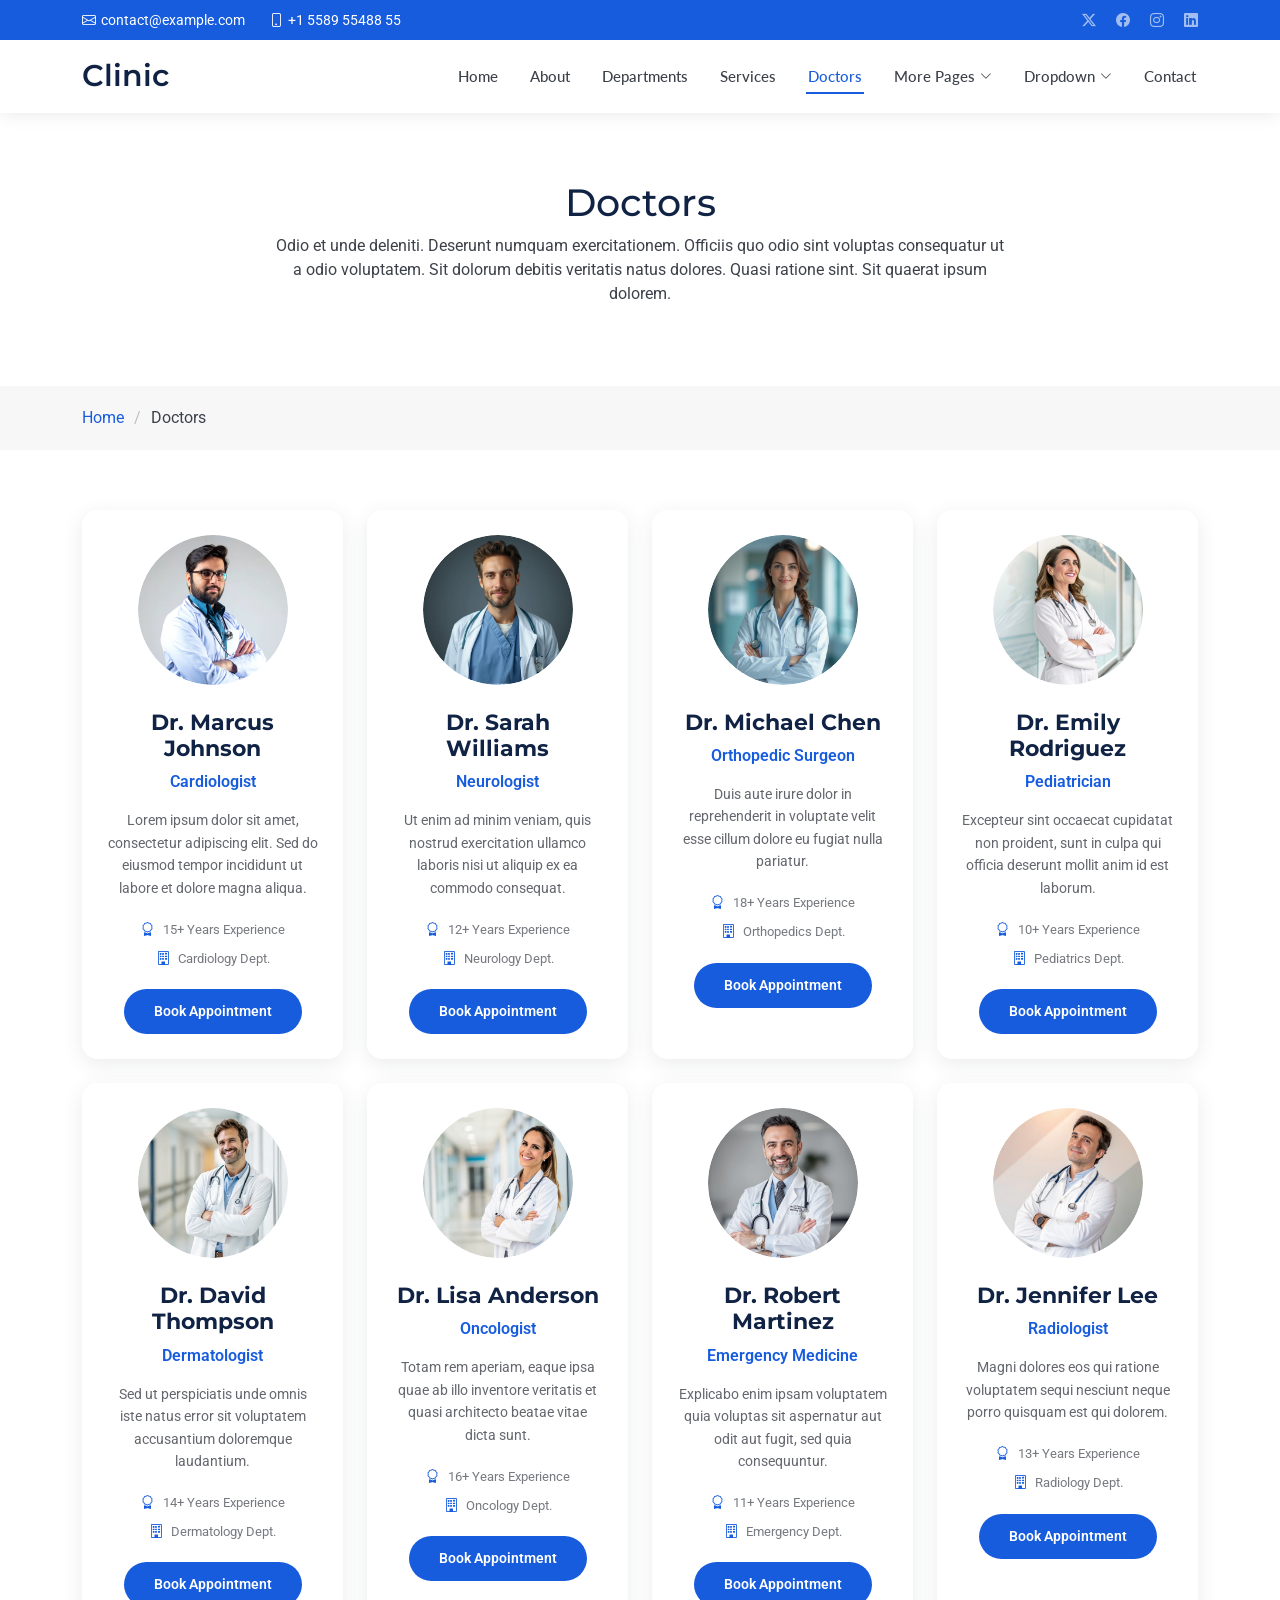
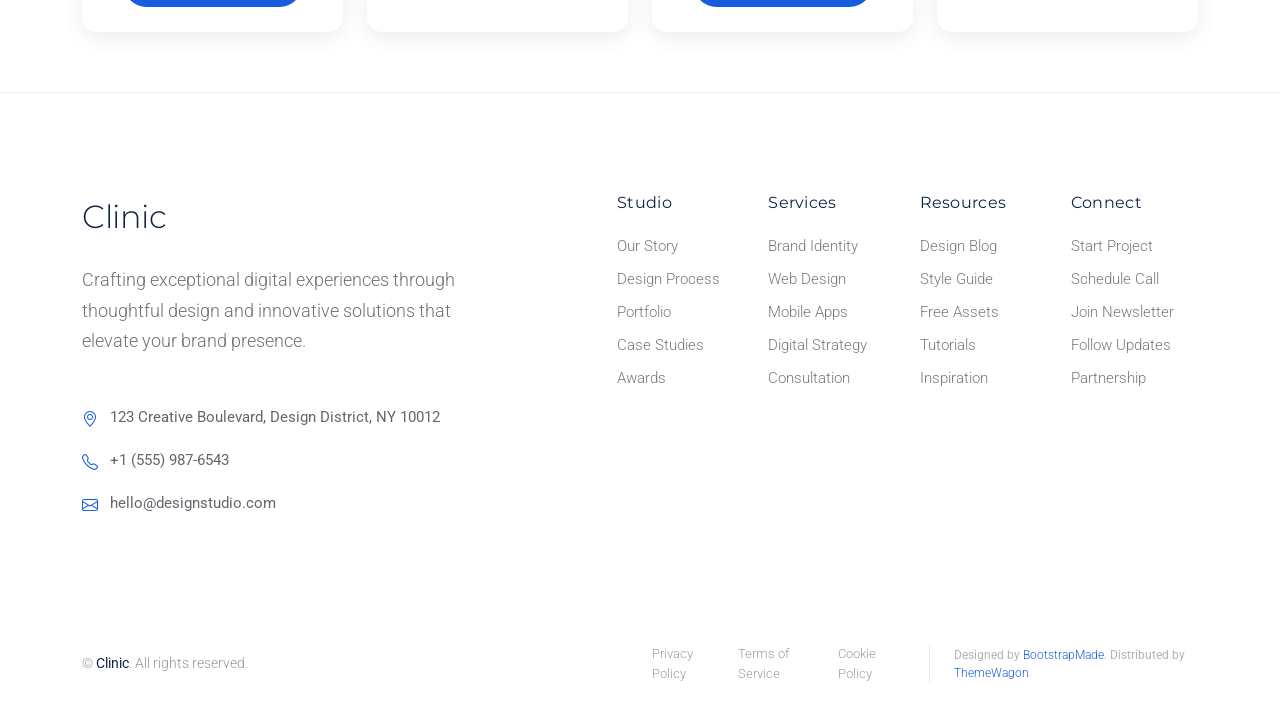
<file: doctors.html>
<!DOCTYPE html>
<html lang="en">

<head>
  <meta charset="utf-8">
  <meta content="width=device-width, initial-scale=1.0" name="viewport">
  <title>Doctors - Clinic Bootstrap Template</title>
  <meta name="description" content="">
  <meta name="keywords" content="">

  <!-- Favicons -->
  <link href="assets/img/favicon.png" rel="icon">
  <link href="assets/img/apple-touch-icon.png" rel="apple-touch-icon">

  <!-- Fonts -->
  <link href="https://fonts.googleapis.com" rel="preconnect">
  <link href="https://fonts.gstatic.com" rel="preconnect" crossorigin>
  <link
    href="https://fonts.googleapis.com/css2?family=Roboto:ital,wght@0,100;0,300;0,400;0,500;0,700;0,900;1,100;1,300;1,400;1,500;1,700;1,900&family=Montserrat:ital,wght@0,100;0,200;0,300;0,400;0,500;0,600;0,700;0,800;0,900;1,100;1,200;1,300;1,400;1,500;1,600;1,700;1,800;1,900&family=Lato:ital,wght@0,100;0,300;0,400;0,700;0,900;1,100;1,300;1,400;1,700;1,900&display=swap"
    rel="stylesheet">

  <!-- Vendor CSS Files -->
  <link href="assets/vendor/bootstrap/css/bootstrap.min.css" rel="stylesheet">
  <link href="assets/vendor/bootstrap-icons/bootstrap-icons.css" rel="stylesheet">
  <link href="assets/vendor/aos/aos.css" rel="stylesheet">
  <link href="assets/vendor/glightbox/css/glightbox.min.css" rel="stylesheet">
  <link href="assets/vendor/fontawesome-free/css/all.min.css" rel="stylesheet">
  <link href="assets/vendor/swiper/swiper-bundle.min.css" rel="stylesheet">

  <!-- Main CSS File -->
  <link href="assets/css/main.css" rel="stylesheet">

  <!-- =======================================================
  * Template Name: Clinic
  * Template URL: https://bootstrapmade.com/clinic-bootstrap-template/
  * Updated: Jul 23 2025 with Bootstrap v5.3.7
  * Author: BootstrapMade.com
  * License: https://bootstrapmade.com/license/
  ======================================================== -->
</head>

<body class="doctors-page">

  <header id="header" class="header fixed-top">

    <div class="topbar d-flex align-items-center dark-background">
      <div class="container d-flex justify-content-center justify-content-md-between">
        <div class="contact-info d-flex align-items-center">
          <i class="bi bi-envelope d-flex align-items-center"><a
              href="mailto:contact@example.com">contact@example.com</a></i>
          <i class="bi bi-phone d-flex align-items-center ms-4"><span>+1 5589 55488 55</span></i>
        </div>
        <div class="social-links d-none d-md-flex align-items-center">
          <a href="#!" class="twitter"><i class="bi bi-twitter-x"></i></a>
          <a href="#!" class="facebook"><i class="bi bi-facebook"></i></a>
          <a href="#!" class="instagram"><i class="bi bi-instagram"></i></a>
          <a href="#!" class="linkedin"><i class="bi bi-linkedin"></i></a>
        </div>
      </div>
    </div><!-- End Top Bar -->

    <div class="branding d-flex align-items-cente">

      <div class="container position-relative d-flex align-items-center justify-content-between">
        <a href="index.html" class="logo d-flex align-items-center">
          <!-- Uncomment the line below if you also wish to use an image logo -->
          <!-- <img src="assets/img/logo.webp" alt=""> -->
          <h1 class="sitename">Clinic</h1>
        </a>

        <nav id="navmenu" class="navmenu">
          <ul>
            <li><a href="index.html">Home</a></li>
            <li><a href="about.html">About</a></li>
            <li><a href="departments.html">Departments</a></li>
            <li><a href="services.html">Services</a></li>
            <li><a href="doctors.html" class="active">Doctors</a></li>
            <li class="dropdown"><a href="#"><span>More Pages</span> <i
                  class="bi bi-chevron-down toggle-dropdown"></i></a>
              <ul>
                <li><a href="department-details.html">Department Details</a></li>
                <li><a href="service-details.html">Service Details</a></li>
                <li><a href="appointment.html">Appointment</a></li>
                <li><a href="testimonials.html">Testimonials</a></li>
                <li><a href="faq.html">Frequently Asked Questions</a></li>
                <li><a href="gallery.html">Gallery</a></li>
                <li><a href="terms.html">Terms</a></li>
                <li><a href="privacy.html">Privacy</a></li>
                <li><a href="404.html">404</a></li>
              </ul>
            </li>
            <li class="dropdown"><a href="#"><span>Dropdown</span> <i
                  class="bi bi-chevron-down toggle-dropdown"></i></a>
              <ul>
                <li><a href="#">Dropdown 1</a></li>
                <li class="dropdown"><a href="#"><span>Deep Dropdown</span> <i
                      class="bi bi-chevron-down toggle-dropdown"></i></a>
                  <ul>
                    <li><a href="#">Deep Dropdown 1</a></li>
                    <li><a href="#">Deep Dropdown 2</a></li>
                    <li><a href="#">Deep Dropdown 3</a></li>
                    <li><a href="#">Deep Dropdown 4</a></li>
                    <li><a href="#">Deep Dropdown 5</a></li>
                  </ul>
                </li>
                <li><a href="#">Dropdown 2</a></li>
                <li><a href="#">Dropdown 3</a></li>
                <li><a href="#">Dropdown 4</a></li>
              </ul>
            </li>
            <li><a href="contact.html">Contact</a></li>
          </ul>
          <i class="mobile-nav-toggle d-xl-none bi bi-list"></i>
        </nav>

      </div>

    </div>

  </header>

  <main class="main">

    <!-- Page Title -->
    <div class="page-title">
      <div class="heading">
        <div class="container">
          <div class="row d-flex justify-content-center text-center">
            <div class="col-lg-8">
              <h1 class="heading-title">Doctors</h1>
              <p class="mb-0">
                Odio et unde deleniti. Deserunt numquam exercitationem. Officiis quo
                odio sint voluptas consequatur ut a odio voluptatem. Sit dolorum
                debitis veritatis natus dolores. Quasi ratione sint. Sit quaerat
                ipsum dolorem.
              </p>
            </div>
          </div>
        </div>
      </div>
      <nav class="breadcrumbs">
        <div class="container">
          <ol>
            <li><a href="index.html">Home</a></li>
            <li class="current">Doctors</li>
          </ol>
        </div>
      </nav>
    </div><!-- End Page Title -->

    <!-- Doctors Section -->
    <section id="doctors" class="doctors section">

      <div class="container" data-aos="fade-up" data-aos-delay="100">

        <div class="row gy-4">

          <div class="col-lg-3 col-md-6" data-aos="fade-up" data-aos-delay="100">
            <div class="doctor-card">
              <div class="doctor-image">
                <img src="assets/img/health/staff-1.webp" alt="Dr. Marcus Johnson" class="img-fluid">
                <div class="doctor-overlay">
                  <div class="social-links">
                    <a href="#!"><i class="bi bi-linkedin"></i></a>
                    <a href="#!"><i class="bi bi-envelope"></i></a>
                    <a href="#!"><i class="bi bi-phone"></i></a>
                  </div>
                </div>
              </div>
              <div class="doctor-content">
                <h4>Dr. Marcus Johnson</h4>
                <span class="specialty">Cardiologist</span>
                <p>Lorem ipsum dolor sit amet, consectetur adipiscing elit. Sed do eiusmod tempor incididunt ut labore
                  et dolore magna aliqua.</p>
                <div class="doctor-meta">
                  <div class="experience">
                    <i class="bi bi-award"></i>
                    <span>15+ Years Experience</span>
                  </div>
                  <div class="department">
                    <i class="bi bi-building"></i>
                    <span>Cardiology Dept.</span>
                  </div>
                </div>
                <a href="appointment.html" class="btn-appointment">Book Appointment</a>
              </div>
            </div>
          </div><!-- End Doctor Card -->

          <div class="col-lg-3 col-md-6" data-aos="fade-up" data-aos-delay="200">
            <div class="doctor-card">
              <div class="doctor-image">
                <img src="assets/img/health/staff-2.webp" alt="Dr. Sarah Williams" class="img-fluid">
                <div class="doctor-overlay">
                  <div class="social-links">
                    <a href="#!"><i class="bi bi-linkedin"></i></a>
                    <a href="#!"><i class="bi bi-envelope"></i></a>
                    <a href="#!"><i class="bi bi-phone"></i></a>
                  </div>
                </div>
              </div>
              <div class="doctor-content">
                <h4>Dr. Sarah Williams</h4>
                <span class="specialty">Neurologist</span>
                <p>Ut enim ad minim veniam, quis nostrud exercitation ullamco laboris nisi ut aliquip ex ea commodo
                  consequat.</p>
                <div class="doctor-meta">
                  <div class="experience">
                    <i class="bi bi-award"></i>
                    <span>12+ Years Experience</span>
                  </div>
                  <div class="department">
                    <i class="bi bi-building"></i>
                    <span>Neurology Dept.</span>
                  </div>
                </div>
                <a href="appointment.html" class="btn-appointment">Book Appointment</a>
              </div>
            </div>
          </div><!-- End Doctor Card -->

          <div class="col-lg-3 col-md-6" data-aos="fade-up" data-aos-delay="300">
            <div class="doctor-card">
              <div class="doctor-image">
                <img src="assets/img/health/staff-3.webp" alt="Dr. Michael Chen" class="img-fluid">
                <div class="doctor-overlay">
                  <div class="social-links">
                    <a href="#!"><i class="bi bi-linkedin"></i></a>
                    <a href="#!"><i class="bi bi-envelope"></i></a>
                    <a href="#!"><i class="bi bi-phone"></i></a>
                  </div>
                </div>
              </div>
              <div class="doctor-content">
                <h4>Dr. Michael Chen</h4>
                <span class="specialty">Orthopedic Surgeon</span>
                <p>Duis aute irure dolor in reprehenderit in voluptate velit esse cillum dolore eu fugiat nulla
                  pariatur.</p>
                <div class="doctor-meta">
                  <div class="experience">
                    <i class="bi bi-award"></i>
                    <span>18+ Years Experience</span>
                  </div>
                  <div class="department">
                    <i class="bi bi-building"></i>
                    <span>Orthopedics Dept.</span>
                  </div>
                </div>
                <a href="appointment.html" class="btn-appointment">Book Appointment</a>
              </div>
            </div>
          </div><!-- End Doctor Card -->

          <div class="col-lg-3 col-md-6" data-aos="fade-up" data-aos-delay="400">
            <div class="doctor-card">
              <div class="doctor-image">
                <img src="assets/img/health/staff-4.webp" alt="Dr. Emily Rodriguez" class="img-fluid">
                <div class="doctor-overlay">
                  <div class="social-links">
                    <a href="#!"><i class="bi bi-linkedin"></i></a>
                    <a href="#!"><i class="bi bi-envelope"></i></a>
                    <a href="#!"><i class="bi bi-phone"></i></a>
                  </div>
                </div>
              </div>
              <div class="doctor-content">
                <h4>Dr. Emily Rodriguez</h4>
                <span class="specialty">Pediatrician</span>
                <p>Excepteur sint occaecat cupidatat non proident, sunt in culpa qui officia deserunt mollit anim id est
                  laborum.</p>
                <div class="doctor-meta">
                  <div class="experience">
                    <i class="bi bi-award"></i>
                    <span>10+ Years Experience</span>
                  </div>
                  <div class="department">
                    <i class="bi bi-building"></i>
                    <span>Pediatrics Dept.</span>
                  </div>
                </div>
                <a href="appointment.html" class="btn-appointment">Book Appointment</a>
              </div>
            </div>
          </div><!-- End Doctor Card -->

          <div class="col-lg-3 col-md-6" data-aos="fade-up" data-aos-delay="500">
            <div class="doctor-card">
              <div class="doctor-image">
                <img src="assets/img/health/staff-5.webp" alt="Dr. David Thompson" class="img-fluid">
                <div class="doctor-overlay">
                  <div class="social-links">
                    <a href="#!"><i class="bi bi-linkedin"></i></a>
                    <a href="#!"><i class="bi bi-envelope"></i></a>
                    <a href="#!"><i class="bi bi-phone"></i></a>
                  </div>
                </div>
              </div>
              <div class="doctor-content">
                <h4>Dr. David Thompson</h4>
                <span class="specialty">Dermatologist</span>
                <p>Sed ut perspiciatis unde omnis iste natus error sit voluptatem accusantium doloremque laudantium.</p>
                <div class="doctor-meta">
                  <div class="experience">
                    <i class="bi bi-award"></i>
                    <span>14+ Years Experience</span>
                  </div>
                  <div class="department">
                    <i class="bi bi-building"></i>
                    <span>Dermatology Dept.</span>
                  </div>
                </div>
                <a href="appointment.html" class="btn-appointment">Book Appointment</a>
              </div>
            </div>
          </div><!-- End Doctor Card -->

          <div class="col-lg-3 col-md-6" data-aos="fade-up" data-aos-delay="100">
            <div class="doctor-card">
              <div class="doctor-image">
                <img src="assets/img/health/staff-6.webp" alt="Dr. Lisa Anderson" class="img-fluid">
                <div class="doctor-overlay">
                  <div class="social-links">
                    <a href="#!"><i class="bi bi-linkedin"></i></a>
                    <a href="#!"><i class="bi bi-envelope"></i></a>
                    <a href="#!"><i class="bi bi-phone"></i></a>
                  </div>
                </div>
              </div>
              <div class="doctor-content">
                <h4>Dr. Lisa Anderson</h4>
                <span class="specialty">Oncologist</span>
                <p>Totam rem aperiam, eaque ipsa quae ab illo inventore veritatis et quasi architecto beatae vitae dicta
                  sunt.</p>
                <div class="doctor-meta">
                  <div class="experience">
                    <i class="bi bi-award"></i>
                    <span>16+ Years Experience</span>
                  </div>
                  <div class="department">
                    <i class="bi bi-building"></i>
                    <span>Oncology Dept.</span>
                  </div>
                </div>
                <a href="appointment.html" class="btn-appointment">Book Appointment</a>
              </div>
            </div>
          </div><!-- End Doctor Card -->

          <div class="col-lg-3 col-md-6" data-aos="fade-up" data-aos-delay="200">
            <div class="doctor-card">
              <div class="doctor-image">
                <img src="assets/img/health/staff-7.webp" alt="Dr. Robert Martinez" class="img-fluid">
                <div class="doctor-overlay">
                  <div class="social-links">
                    <a href="#!"><i class="bi bi-linkedin"></i></a>
                    <a href="#!"><i class="bi bi-envelope"></i></a>
                    <a href="#!"><i class="bi bi-phone"></i></a>
                  </div>
                </div>
              </div>
              <div class="doctor-content">
                <h4>Dr. Robert Martinez</h4>
                <span class="specialty">Emergency Medicine</span>
                <p>Explicabo enim ipsam voluptatem quia voluptas sit aspernatur aut odit aut fugit, sed quia
                  consequuntur.</p>
                <div class="doctor-meta">
                  <div class="experience">
                    <i class="bi bi-award"></i>
                    <span>11+ Years Experience</span>
                  </div>
                  <div class="department">
                    <i class="bi bi-building"></i>
                    <span>Emergency Dept.</span>
                  </div>
                </div>
                <a href="appointment.html" class="btn-appointment">Book Appointment</a>
              </div>
            </div>
          </div><!-- End Doctor Card -->

          <div class="col-lg-3 col-md-6" data-aos="fade-up" data-aos-delay="300">
            <div class="doctor-card">
              <div class="doctor-image">
                <img src="assets/img/health/staff-8.webp" alt="Dr. Jennifer Lee" class="img-fluid">
                <div class="doctor-overlay">
                  <div class="social-links">
                    <a href="#!"><i class="bi bi-linkedin"></i></a>
                    <a href="#!"><i class="bi bi-envelope"></i></a>
                    <a href="#!"><i class="bi bi-phone"></i></a>
                  </div>
                </div>
              </div>
              <div class="doctor-content">
                <h4>Dr. Jennifer Lee</h4>
                <span class="specialty">Radiologist</span>
                <p>Magni dolores eos qui ratione voluptatem sequi nesciunt neque porro quisquam est qui dolorem.</p>
                <div class="doctor-meta">
                  <div class="experience">
                    <i class="bi bi-award"></i>
                    <span>13+ Years Experience</span>
                  </div>
                  <div class="department">
                    <i class="bi bi-building"></i>
                    <span>Radiology Dept.</span>
                  </div>
                </div>
                <a href="appointment.html" class="btn-appointment">Book Appointment</a>
              </div>
            </div>
          </div><!-- End Doctor Card -->

        </div>

      </div>

    </section><!-- /Doctors Section -->

  </main>

  <footer id="footer" class="footer-16 footer position-relative">

    <div class="container">

      <div class="footer-main" data-aos="fade-up" data-aos-delay="100">
        <div class="row align-items-start">

          <div class="col-lg-5">
            <div class="brand-section">
              <a href="index.html" class="logo d-flex align-items-center mb-4">
                <span class="sitename">Clinic</span>
              </a>
              <p class="brand-description">Crafting exceptional digital experiences through thoughtful design and
                innovative solutions that elevate your brand presence.</p>

              <div class="contact-info mt-5">
                <div class="contact-item">
                  <i class="bi bi-geo-alt"></i>
                  <span>123 Creative Boulevard, Design District, NY 10012</span>
                </div>
                <div class="contact-item">
                  <i class="bi bi-telephone"></i>
                  <span>+1 (555) 987-6543</span>
                </div>
                <div class="contact-item">
                  <i class="bi bi-envelope"></i>
                  <span>hello@designstudio.com</span>
                </div>
              </div>
            </div>
          </div>

          <div class="col-lg-7">
            <div class="footer-nav-wrapper">
              <div class="row">

                <div class="col-6 col-lg-3">
                  <div class="nav-column">
                    <h6>Studio</h6>
                    <nav class="footer-nav">
                      <a href="#!">Our Story</a>
                      <a href="#!">Design Process</a>
                      <a href="#!">Portfolio</a>
                      <a href="#!">Case Studies</a>
                      <a href="#!">Awards</a>
                    </nav>
                  </div>
                </div>

                <div class="col-6 col-lg-3">
                  <div class="nav-column">
                    <h6>Services</h6>
                    <nav class="footer-nav">
                      <a href="#!">Brand Identity</a>
                      <a href="#!">Web Design</a>
                      <a href="#!">Mobile Apps</a>
                      <a href="#!">Digital Strategy</a>
                      <a href="#!">Consultation</a>
                    </nav>
                  </div>
                </div>

                <div class="col-6 col-lg-3">
                  <div class="nav-column">
                    <h6>Resources</h6>
                    <nav class="footer-nav">
                      <a href="#!">Design Blog</a>
                      <a href="#!">Style Guide</a>
                      <a href="#!">Free Assets</a>
                      <a href="#!">Tutorials</a>
                      <a href="#!">Inspiration</a>
                    </nav>
                  </div>
                </div>

                <div class="col-6 col-lg-3">
                  <div class="nav-column">
                    <h6>Connect</h6>
                    <nav class="footer-nav">
                      <a href="#!">Start Project</a>
                      <a href="#!">Schedule Call</a>
                      <a href="#!">Join Newsletter</a>
                      <a href="#!">Follow Updates</a>
                      <a href="#!">Partnership</a>
                    </nav>
                  </div>
                </div>

              </div>
            </div>
          </div>

        </div>
      </div>

    </div>

    <div class="footer-bottom">
      <div class="container">
        <div class="bottom-content" data-aos="fade-up" data-aos-delay="300">
          <div class="row align-items-center">

            <div class="col-lg-6">
              <div class="copyright">
                <p>© <span class="sitename">Clinic</span>. All rights reserved.</p>
              </div>
            </div>

            <div class="col-lg-6">
              <div class="legal-links">
                <a href="#!">Privacy Policy</a>
                <a href="#!">Terms of Service</a>
                <a href="#!">Cookie Policy</a>
                <div class="credits">
                  <!-- All the links in the footer should remain intact. -->
                  <!-- You can delete the links only if you've purchased the pro version. -->
                  <!-- Licensing information: https://bootstrapmade.com/license/ -->
                  <!-- Purchase the pro version with working PHP/AJAX contact form: [buy-url] -->
                  Designed by <a href="https://bootstrapmade.com/">BootstrapMade</a>. Distributed by <a
                    href="https://themewagon.com" target="_blank">ThemeWagon</a>
                </div>
              </div>
            </div>

          </div>
        </div>
      </div>
    </div>

  </footer>

  <!-- Scroll Top -->
  <a href="#!" id="scroll-top" class="scroll-top d-flex align-items-center justify-content-center"><i
      class="bi bi-arrow-up-short"></i></a>

  <!-- Preloader -->
  <div id="preloader"></div>

  <!-- Vendor JS Files -->
  <script src="assets/vendor/bootstrap/js/bootstrap.bundle.min.js"></script>
  <script src="assets/vendor/php-email-form/validate.js"></script>
  <script src="assets/vendor/aos/aos.js"></script>
  <script src="assets/vendor/glightbox/js/glightbox.min.js"></script>
  <script src="assets/vendor/purecounter/purecounter_vanilla.js"></script>
  <script src="assets/vendor/swiper/swiper-bundle.min.js"></script>

  <!-- Main JS File -->
  <script src="assets/js/main.js"></script>

</body>

</html>
</file>
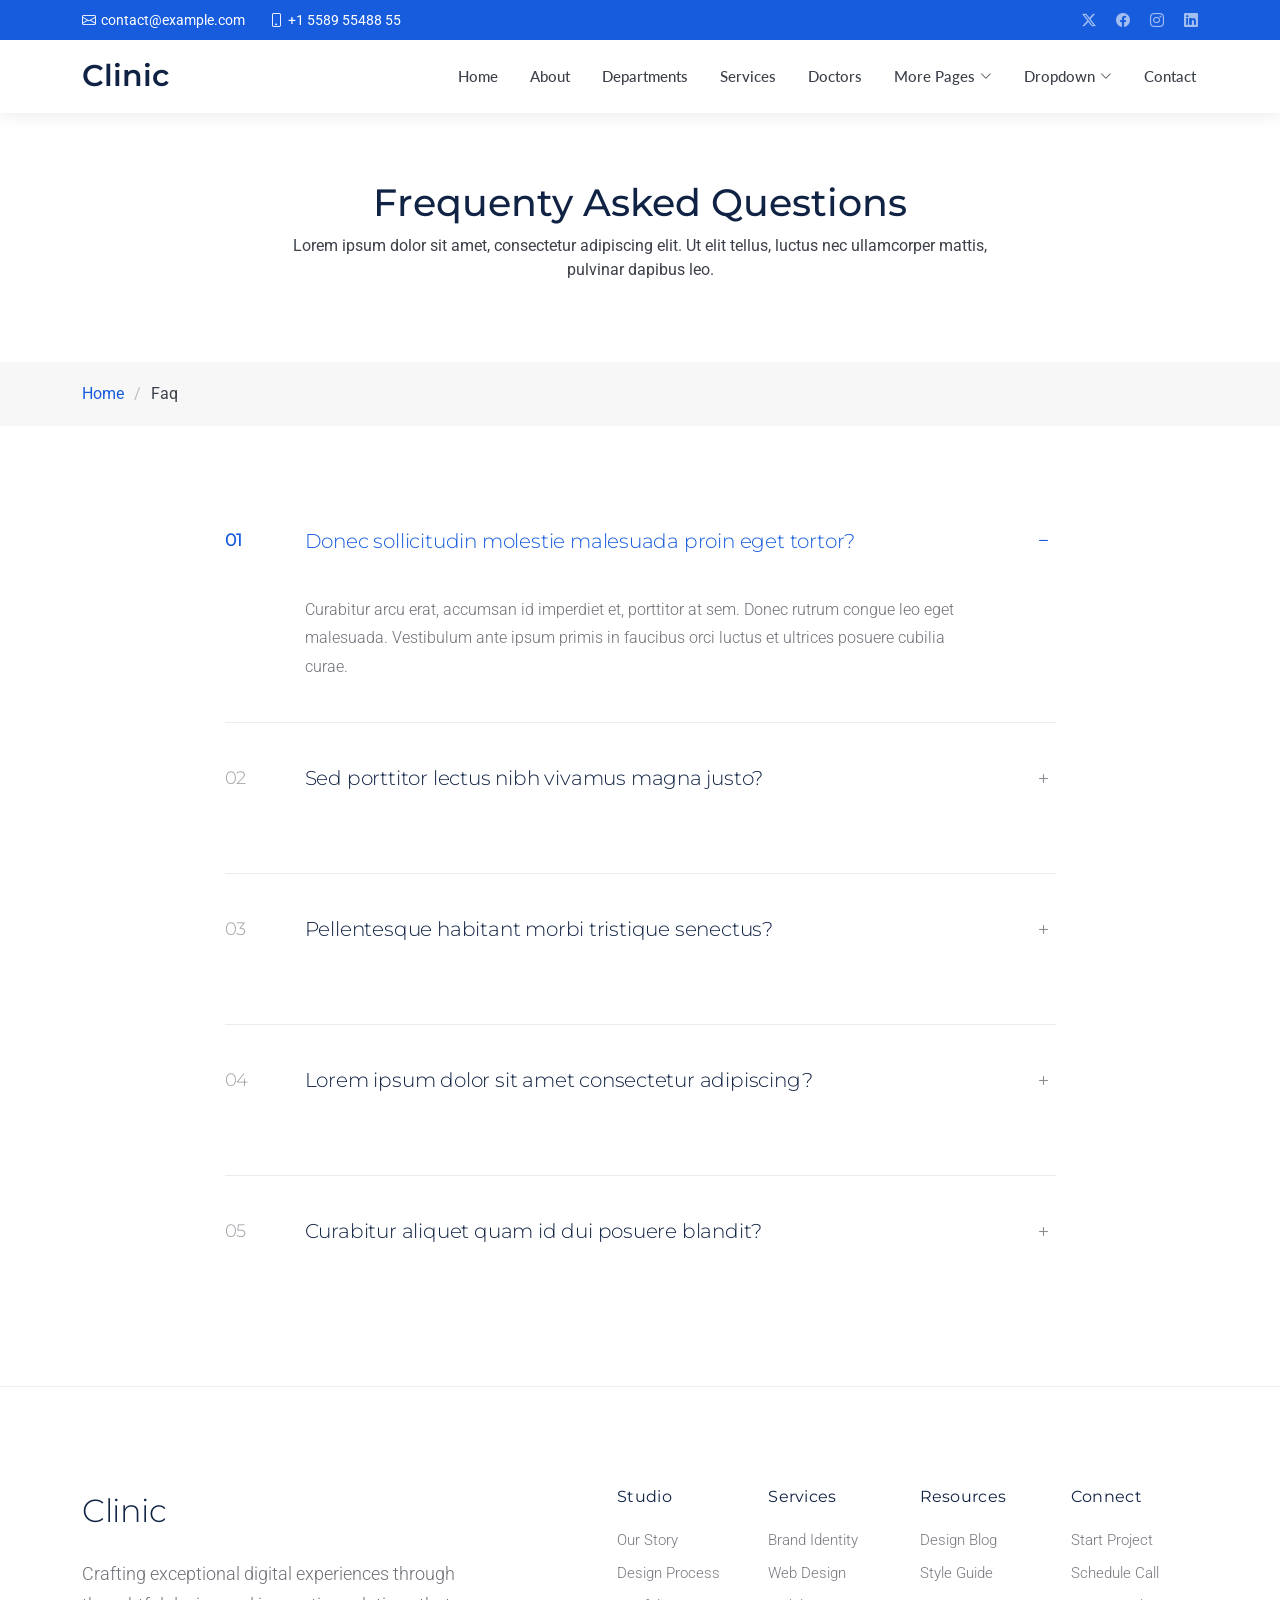
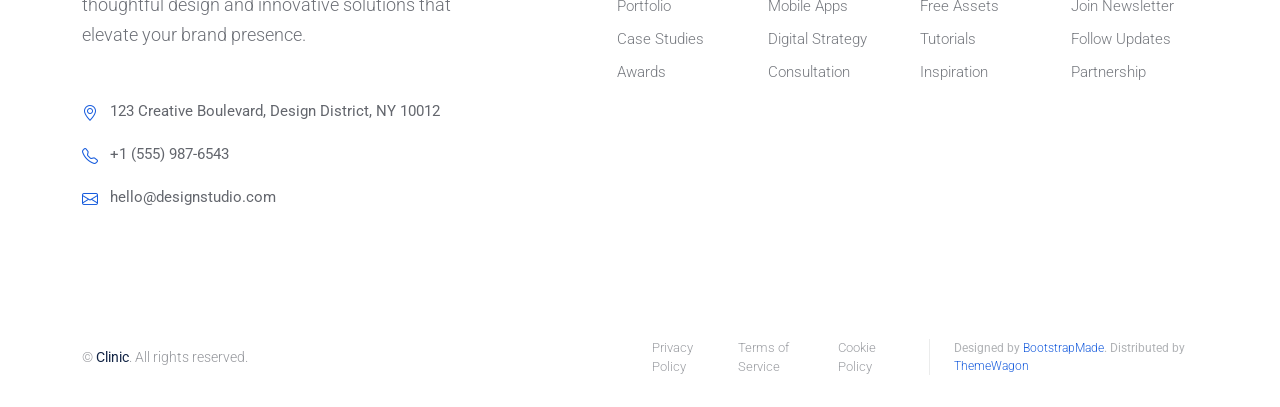
<file: faq.html>
<!DOCTYPE html>
<html lang="en">

<head>
  <meta charset="utf-8">
  <meta content="width=device-width, initial-scale=1.0" name="viewport">
  <title>Faq - Clinic Bootstrap Template</title>
  <meta name="description" content="">
  <meta name="keywords" content="">

  <!-- Favicons -->
  <link href="assets/img/favicon.png" rel="icon">
  <link href="assets/img/apple-touch-icon.png" rel="apple-touch-icon">

  <!-- Fonts -->
  <link href="https://fonts.googleapis.com" rel="preconnect">
  <link href="https://fonts.gstatic.com" rel="preconnect" crossorigin>
  <link
    href="https://fonts.googleapis.com/css2?family=Roboto:ital,wght@0,100;0,300;0,400;0,500;0,700;0,900;1,100;1,300;1,400;1,500;1,700;1,900&family=Montserrat:ital,wght@0,100;0,200;0,300;0,400;0,500;0,600;0,700;0,800;0,900;1,100;1,200;1,300;1,400;1,500;1,600;1,700;1,800;1,900&family=Lato:ital,wght@0,100;0,300;0,400;0,700;0,900;1,100;1,300;1,400;1,700;1,900&display=swap"
    rel="stylesheet">

  <!-- Vendor CSS Files -->
  <link href="assets/vendor/bootstrap/css/bootstrap.min.css" rel="stylesheet">
  <link href="assets/vendor/bootstrap-icons/bootstrap-icons.css" rel="stylesheet">
  <link href="assets/vendor/aos/aos.css" rel="stylesheet">
  <link href="assets/vendor/glightbox/css/glightbox.min.css" rel="stylesheet">
  <link href="assets/vendor/fontawesome-free/css/all.min.css" rel="stylesheet">
  <link href="assets/vendor/swiper/swiper-bundle.min.css" rel="stylesheet">

  <!-- Main CSS File -->
  <link href="assets/css/main.css" rel="stylesheet">

  <!-- =======================================================
  * Template Name: Clinic
  * Template URL: https://bootstrapmade.com/clinic-bootstrap-template/
  * Updated: Jul 23 2025 with Bootstrap v5.3.7
  * Author: BootstrapMade.com
  * License: https://bootstrapmade.com/license/
  ======================================================== -->
</head>

<body class="faq-page">

  <header id="header" class="header fixed-top">

    <div class="topbar d-flex align-items-center dark-background">
      <div class="container d-flex justify-content-center justify-content-md-between">
        <div class="contact-info d-flex align-items-center">
          <i class="bi bi-envelope d-flex align-items-center"><a
              href="mailto:contact@example.com">contact@example.com</a></i>
          <i class="bi bi-phone d-flex align-items-center ms-4"><span>+1 5589 55488 55</span></i>
        </div>
        <div class="social-links d-none d-md-flex align-items-center">
          <a href="#!" class="twitter"><i class="bi bi-twitter-x"></i></a>
          <a href="#!" class="facebook"><i class="bi bi-facebook"></i></a>
          <a href="#!" class="instagram"><i class="bi bi-instagram"></i></a>
          <a href="#!" class="linkedin"><i class="bi bi-linkedin"></i></a>
        </div>
      </div>
    </div><!-- End Top Bar -->

    <div class="branding d-flex align-items-cente">

      <div class="container position-relative d-flex align-items-center justify-content-between">
        <a href="index.html" class="logo d-flex align-items-center">
          <!-- Uncomment the line below if you also wish to use an image logo -->
          <!-- <img src="assets/img/logo.webp" alt=""> -->
          <h1 class="sitename">Clinic</h1>
        </a>

        <nav id="navmenu" class="navmenu">
          <ul>
            <li><a href="index.html">Home</a></li>
            <li><a href="about.html">About</a></li>
            <li><a href="departments.html">Departments</a></li>
            <li><a href="services.html">Services</a></li>
            <li><a href="doctors.html">Doctors</a></li>
            <li class="dropdown"><a href="#"><span>More Pages</span> <i
                  class="bi bi-chevron-down toggle-dropdown"></i></a>
              <ul>
                <li><a href="department-details.html">Department Details</a></li>
                <li><a href="service-details.html">Service Details</a></li>
                <li><a href="appointment.html">Appointment</a></li>
                <li><a href="testimonials.html">Testimonials</a></li>
                <li><a href="faq.html" class="active">Frequently Asked Questions</a></li>
                <li><a href="gallery.html">Gallery</a></li>
                <li><a href="terms.html">Terms</a></li>
                <li><a href="privacy.html">Privacy</a></li>
                <li><a href="404.html">404</a></li>
              </ul>
            </li>
            <li class="dropdown"><a href="#"><span>Dropdown</span> <i
                  class="bi bi-chevron-down toggle-dropdown"></i></a>
              <ul>
                <li><a href="#">Dropdown 1</a></li>
                <li class="dropdown"><a href="#"><span>Deep Dropdown</span> <i
                      class="bi bi-chevron-down toggle-dropdown"></i></a>
                  <ul>
                    <li><a href="#">Deep Dropdown 1</a></li>
                    <li><a href="#">Deep Dropdown 2</a></li>
                    <li><a href="#">Deep Dropdown 3</a></li>
                    <li><a href="#">Deep Dropdown 4</a></li>
                    <li><a href="#">Deep Dropdown 5</a></li>
                  </ul>
                </li>
                <li><a href="#">Dropdown 2</a></li>
                <li><a href="#">Dropdown 3</a></li>
                <li><a href="#">Dropdown 4</a></li>
              </ul>
            </li>
            <li><a href="contact.html">Contact</a></li>
          </ul>
          <i class="mobile-nav-toggle d-xl-none bi bi-list"></i>
        </nav>

      </div>

    </div>

  </header>

  <main class="main">

    <!-- Page Title -->
    <div class="page-title">
      <div class="heading">
        <div class="container">
          <div class="row d-flex justify-content-center text-center">
            <div class="col-lg-8">
              <h1 class="heading-title">Frequenty Asked Questions</h1>
              <p class="mb-0">Lorem ipsum dolor sit amet, consectetur adipiscing elit. Ut elit tellus, luctus nec
                ullamcorper mattis, pulvinar dapibus leo.</p>
            </div>
          </div>
        </div>
      </div>
      <nav class="breadcrumbs">
        <div class="container">
          <ol>
            <li><a href="index.html">Home</a></li>
            <li class="current">Faq</li>
          </ol>
        </div>
      </nav>
    </div><!-- End Page Title -->

    <!-- Faq Section -->
    <section id="faq" class="faq section">

      <div class="container" data-aos="fade-up" data-aos-delay="100">

        <div class="row justify-content-center">
          <div class="col-lg-9">

            <div class="faq-wrapper">

              <div class="faq-item faq-active" data-aos="fade-up" data-aos-delay="150">
                <div class="faq-header">
                  <span class="faq-number">01</span>
                  <h4>Donec sollicitudin molestie malesuada proin eget tortor?</h4>
                  <div class="faq-toggle">
                    <i class="bi bi-plus"></i>
                    <i class="bi bi-dash"></i>
                  </div>
                </div>
                <div class="faq-content">
                  <div class="content-inner">
                    <p>Curabitur arcu erat, accumsan id imperdiet et, porttitor at sem. Donec rutrum congue leo eget
                      malesuada. Vestibulum ante ipsum primis in faucibus orci luctus et ultrices posuere cubilia curae.
                    </p>
                  </div>
                </div>
              </div><!-- End FAQ Item -->

              <div class="faq-item" data-aos="fade-up" data-aos-delay="200">
                <div class="faq-header">
                  <span class="faq-number">02</span>
                  <h4>Sed porttitor lectus nibh vivamus magna justo?</h4>
                  <div class="faq-toggle">
                    <i class="bi bi-plus"></i>
                    <i class="bi bi-dash"></i>
                  </div>
                </div>
                <div class="faq-content">
                  <div class="content-inner">
                    <p>Nulla porttitor accumsan tincidunt. Mauris blandit aliquet elit, eget tincidunt nibh pulvinar a.
                      Cras ultricies ligula sed magna dictum porta. Vivamus suscipit tortor eget felis porttitor
                      volutpat.</p>
                  </div>
                </div>
              </div><!-- End FAQ Item -->

              <div class="faq-item" data-aos="fade-up" data-aos-delay="250">
                <div class="faq-header">
                  <span class="faq-number">03</span>
                  <h4>Pellentesque habitant morbi tristique senectus?</h4>
                  <div class="faq-toggle">
                    <i class="bi bi-plus"></i>
                    <i class="bi bi-dash"></i>
                  </div>
                </div>
                <div class="faq-content">
                  <div class="content-inner">
                    <p>Quisque velit nisi, pretium ut lacinia in, elementum id enim. Vestibulum ac diam sit amet quam
                      vehicula elementum sed sit amet dui. Donec sollicitudin molestie malesuada.</p>
                  </div>
                </div>
              </div><!-- End FAQ Item -->

              <div class="faq-item" data-aos="fade-up" data-aos-delay="300">
                <div class="faq-header">
                  <span class="faq-number">04</span>
                  <h4>Lorem ipsum dolor sit amet consectetur adipiscing?</h4>
                  <div class="faq-toggle">
                    <i class="bi bi-plus"></i>
                    <i class="bi bi-dash"></i>
                  </div>
                </div>
                <div class="faq-content">
                  <div class="content-inner">
                    <p>Sed ut perspiciatis unde omnis iste natus error sit voluptatem accusantium doloremque laudantium.
                      Totam rem aperiam, eaque ipsa quae ab illo inventore veritatis et quasi architecto.</p>
                  </div>
                </div>
              </div><!-- End FAQ Item -->

              <div class="faq-item" data-aos="fade-up" data-aos-delay="350">
                <div class="faq-header">
                  <span class="faq-number">05</span>
                  <h4>Curabitur aliquet quam id dui posuere blandit?</h4>
                  <div class="faq-toggle">
                    <i class="bi bi-plus"></i>
                    <i class="bi bi-dash"></i>
                  </div>
                </div>
                <div class="faq-content">
                  <div class="content-inner">
                    <p>At vero eos et accusamus et iusto odio dignissimos ducimus qui blanditiis praesentium voluptatum
                      deleniti atque corrupti quos dolores et quas molestias excepturi sint occaecati.</p>
                  </div>
                </div>
              </div><!-- End FAQ Item -->

            </div>

          </div>
        </div>

      </div>

    </section><!-- /Faq Section -->

  </main>

  <footer id="footer" class="footer-16 footer position-relative">

    <div class="container">

      <div class="footer-main" data-aos="fade-up" data-aos-delay="100">
        <div class="row align-items-start">

          <div class="col-lg-5">
            <div class="brand-section">
              <a href="index.html" class="logo d-flex align-items-center mb-4">
                <span class="sitename">Clinic</span>
              </a>
              <p class="brand-description">Crafting exceptional digital experiences through thoughtful design and
                innovative solutions that elevate your brand presence.</p>

              <div class="contact-info mt-5">
                <div class="contact-item">
                  <i class="bi bi-geo-alt"></i>
                  <span>123 Creative Boulevard, Design District, NY 10012</span>
                </div>
                <div class="contact-item">
                  <i class="bi bi-telephone"></i>
                  <span>+1 (555) 987-6543</span>
                </div>
                <div class="contact-item">
                  <i class="bi bi-envelope"></i>
                  <span>hello@designstudio.com</span>
                </div>
              </div>
            </div>
          </div>

          <div class="col-lg-7">
            <div class="footer-nav-wrapper">
              <div class="row">

                <div class="col-6 col-lg-3">
                  <div class="nav-column">
                    <h6>Studio</h6>
                    <nav class="footer-nav">
                      <a href="#!">Our Story</a>
                      <a href="#!">Design Process</a>
                      <a href="#!">Portfolio</a>
                      <a href="#!">Case Studies</a>
                      <a href="#!">Awards</a>
                    </nav>
                  </div>
                </div>

                <div class="col-6 col-lg-3">
                  <div class="nav-column">
                    <h6>Services</h6>
                    <nav class="footer-nav">
                      <a href="#!">Brand Identity</a>
                      <a href="#!">Web Design</a>
                      <a href="#!">Mobile Apps</a>
                      <a href="#!">Digital Strategy</a>
                      <a href="#!">Consultation</a>
                    </nav>
                  </div>
                </div>

                <div class="col-6 col-lg-3">
                  <div class="nav-column">
                    <h6>Resources</h6>
                    <nav class="footer-nav">
                      <a href="#!">Design Blog</a>
                      <a href="#!">Style Guide</a>
                      <a href="#!">Free Assets</a>
                      <a href="#!">Tutorials</a>
                      <a href="#!">Inspiration</a>
                    </nav>
                  </div>
                </div>

                <div class="col-6 col-lg-3">
                  <div class="nav-column">
                    <h6>Connect</h6>
                    <nav class="footer-nav">
                      <a href="#!">Start Project</a>
                      <a href="#!">Schedule Call</a>
                      <a href="#!">Join Newsletter</a>
                      <a href="#!">Follow Updates</a>
                      <a href="#!">Partnership</a>
                    </nav>
                  </div>
                </div>

              </div>
            </div>
          </div>

        </div>
      </div>

    </div>

    <div class="footer-bottom">
      <div class="container">
        <div class="bottom-content" data-aos="fade-up" data-aos-delay="300">
          <div class="row align-items-center">

            <div class="col-lg-6">
              <div class="copyright">
                <p>© <span class="sitename">Clinic</span>. All rights reserved.</p>
              </div>
            </div>

            <div class="col-lg-6">
              <div class="legal-links">
                <a href="#!">Privacy Policy</a>
                <a href="#!">Terms of Service</a>
                <a href="#!">Cookie Policy</a>
                <div class="credits">
                  <!-- All the links in the footer should remain intact. -->
                  <!-- You can delete the links only if you've purchased the pro version. -->
                  <!-- Licensing information: https://bootstrapmade.com/license/ -->
                  <!-- Purchase the pro version with working PHP/AJAX contact form: [buy-url] -->
                  Designed by <a href="https://bootstrapmade.com/">BootstrapMade</a>. Distributed by <a
                    href="https://themewagon.com" target="_blank">ThemeWagon</a>
                </div>
              </div>
            </div>

          </div>
        </div>
      </div>
    </div>

  </footer>

  <!-- Scroll Top -->
  <a href="#!" id="scroll-top" class="scroll-top d-flex align-items-center justify-content-center"><i
      class="bi bi-arrow-up-short"></i></a>

  <!-- Preloader -->
  <div id="preloader"></div>

  <!-- Vendor JS Files -->
  <script src="assets/vendor/bootstrap/js/bootstrap.bundle.min.js"></script>
  <script src="assets/vendor/php-email-form/validate.js"></script>
  <script src="assets/vendor/aos/aos.js"></script>
  <script src="assets/vendor/glightbox/js/glightbox.min.js"></script>
  <script src="assets/vendor/purecounter/purecounter_vanilla.js"></script>
  <script src="assets/vendor/swiper/swiper-bundle.min.js"></script>

  <!-- Main JS File -->
  <script src="assets/js/main.js"></script>

</body>

</html>
</file>
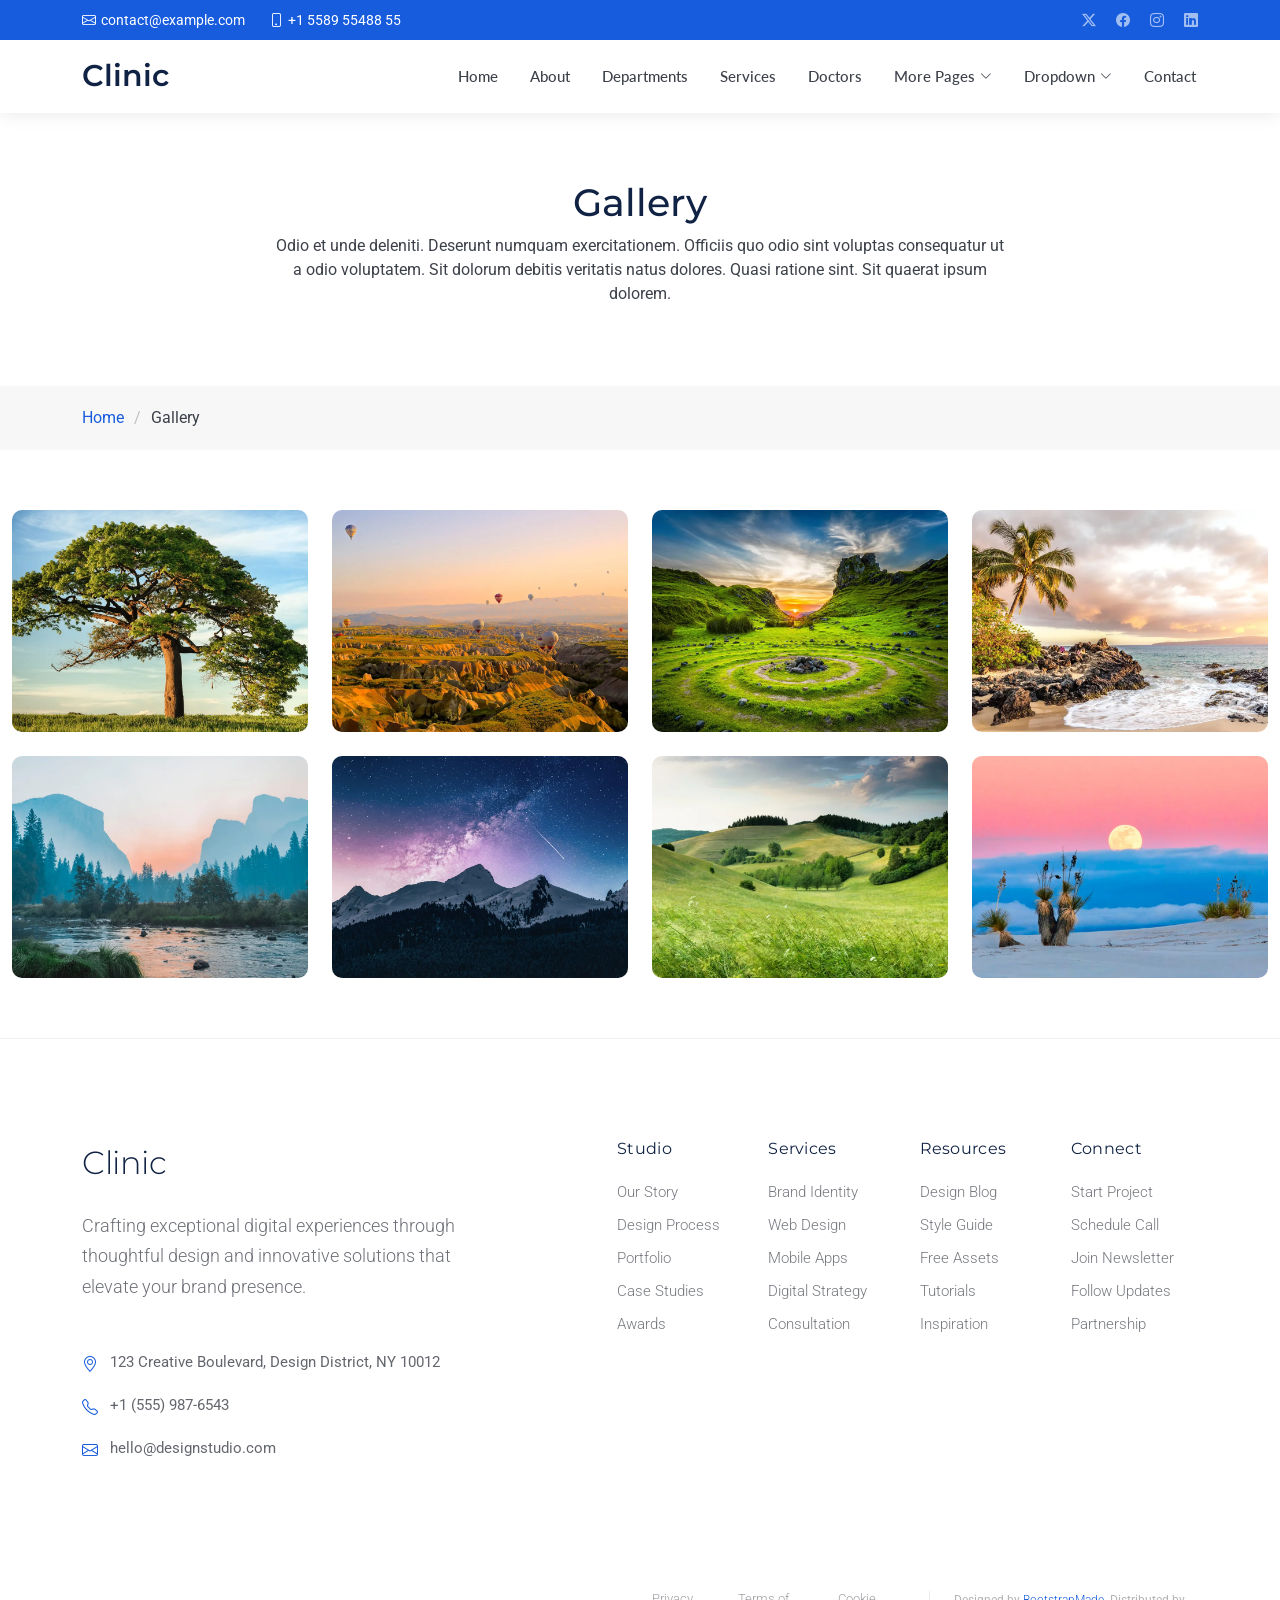
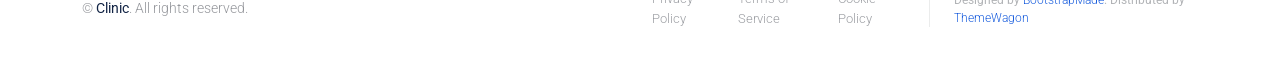
<file: gallery.html>
<!DOCTYPE html>
<html lang="en">

<head>
  <meta charset="utf-8">
  <meta content="width=device-width, initial-scale=1.0" name="viewport">
  <title>Gallery - Clinic Bootstrap Template</title>
  <meta name="description" content="">
  <meta name="keywords" content="">

  <!-- Favicons -->
  <link href="assets/img/favicon.png" rel="icon">
  <link href="assets/img/apple-touch-icon.png" rel="apple-touch-icon">

  <!-- Fonts -->
  <link href="https://fonts.googleapis.com" rel="preconnect">
  <link href="https://fonts.gstatic.com" rel="preconnect" crossorigin>
  <link
    href="https://fonts.googleapis.com/css2?family=Roboto:ital,wght@0,100;0,300;0,400;0,500;0,700;0,900;1,100;1,300;1,400;1,500;1,700;1,900&family=Montserrat:ital,wght@0,100;0,200;0,300;0,400;0,500;0,600;0,700;0,800;0,900;1,100;1,200;1,300;1,400;1,500;1,600;1,700;1,800;1,900&family=Lato:ital,wght@0,100;0,300;0,400;0,700;0,900;1,100;1,300;1,400;1,700;1,900&display=swap"
    rel="stylesheet">

  <!-- Vendor CSS Files -->
  <link href="assets/vendor/bootstrap/css/bootstrap.min.css" rel="stylesheet">
  <link href="assets/vendor/bootstrap-icons/bootstrap-icons.css" rel="stylesheet">
  <link href="assets/vendor/aos/aos.css" rel="stylesheet">
  <link href="assets/vendor/glightbox/css/glightbox.min.css" rel="stylesheet">
  <link href="assets/vendor/fontawesome-free/css/all.min.css" rel="stylesheet">
  <link href="assets/vendor/swiper/swiper-bundle.min.css" rel="stylesheet">

  <!-- Main CSS File -->
  <link href="assets/css/main.css" rel="stylesheet">

  <!-- =======================================================
  * Template Name: Clinic
  * Template URL: https://bootstrapmade.com/clinic-bootstrap-template/
  * Updated: Jul 23 2025 with Bootstrap v5.3.7
  * Author: BootstrapMade.com
  * License: https://bootstrapmade.com/license/
  ======================================================== -->
</head>

<body class="gallery-page">

  <header id="header" class="header fixed-top">

    <div class="topbar d-flex align-items-center dark-background">
      <div class="container d-flex justify-content-center justify-content-md-between">
        <div class="contact-info d-flex align-items-center">
          <i class="bi bi-envelope d-flex align-items-center"><a
              href="mailto:contact@example.com">contact@example.com</a></i>
          <i class="bi bi-phone d-flex align-items-center ms-4"><span>+1 5589 55488 55</span></i>
        </div>
        <div class="social-links d-none d-md-flex align-items-center">
          <a href="#!" class="twitter"><i class="bi bi-twitter-x"></i></a>
          <a href="#!" class="facebook"><i class="bi bi-facebook"></i></a>
          <a href="#!" class="instagram"><i class="bi bi-instagram"></i></a>
          <a href="#!" class="linkedin"><i class="bi bi-linkedin"></i></a>
        </div>
      </div>
    </div><!-- End Top Bar -->

    <div class="branding d-flex align-items-cente">

      <div class="container position-relative d-flex align-items-center justify-content-between">
        <a href="index.html" class="logo d-flex align-items-center">
          <!-- Uncomment the line below if you also wish to use an image logo -->
          <!-- <img src="assets/img/logo.webp" alt=""> -->
          <h1 class="sitename">Clinic</h1>
        </a>

        <nav id="navmenu" class="navmenu">
          <ul>
            <li><a href="index.html">Home</a></li>
            <li><a href="about.html">About</a></li>
            <li><a href="departments.html">Departments</a></li>
            <li><a href="services.html">Services</a></li>
            <li><a href="doctors.html">Doctors</a></li>
            <li class="dropdown"><a href="#"><span>More Pages</span> <i
                  class="bi bi-chevron-down toggle-dropdown"></i></a>
              <ul>
                <li><a href="department-details.html">Department Details</a></li>
                <li><a href="service-details.html">Service Details</a></li>
                <li><a href="appointment.html">Appointment</a></li>
                <li><a href="testimonials.html">Testimonials</a></li>
                <li><a href="faq.html">Frequently Asked Questions</a></li>
                <li><a href="gallery.html" class="active">Gallery</a></li>
                <li><a href="terms.html">Terms</a></li>
                <li><a href="privacy.html">Privacy</a></li>
                <li><a href="404.html">404</a></li>
              </ul>
            </li>
            <li class="dropdown"><a href="#"><span>Dropdown</span> <i
                  class="bi bi-chevron-down toggle-dropdown"></i></a>
              <ul>
                <li><a href="#">Dropdown 1</a></li>
                <li class="dropdown"><a href="#"><span>Deep Dropdown</span> <i
                      class="bi bi-chevron-down toggle-dropdown"></i></a>
                  <ul>
                    <li><a href="#">Deep Dropdown 1</a></li>
                    <li><a href="#">Deep Dropdown 2</a></li>
                    <li><a href="#">Deep Dropdown 3</a></li>
                    <li><a href="#">Deep Dropdown 4</a></li>
                    <li><a href="#">Deep Dropdown 5</a></li>
                  </ul>
                </li>
                <li><a href="#">Dropdown 2</a></li>
                <li><a href="#">Dropdown 3</a></li>
                <li><a href="#">Dropdown 4</a></li>
              </ul>
            </li>
            <li><a href="contact.html">Contact</a></li>
          </ul>
          <i class="mobile-nav-toggle d-xl-none bi bi-list"></i>
        </nav>

      </div>

    </div>

  </header>

  <main class="main">

    <!-- Page Title -->
    <div class="page-title">
      <div class="heading">
        <div class="container">
          <div class="row d-flex justify-content-center text-center">
            <div class="col-lg-8">
              <h1 class="heading-title">Gallery</h1>
              <p class="mb-0">
                Odio et unde deleniti. Deserunt numquam exercitationem. Officiis quo
                odio sint voluptas consequatur ut a odio voluptatem. Sit dolorum
                debitis veritatis natus dolores. Quasi ratione sint. Sit quaerat
                ipsum dolorem.
              </p>
            </div>
          </div>
        </div>
      </div>
      <nav class="breadcrumbs">
        <div class="container">
          <ol>
            <li><a href="index.html">Home</a></li>
            <li class="current">Gallery</li>
          </ol>
        </div>
      </nav>
    </div><!-- End Page Title -->

    <!-- Gallery Section -->
    <section id="gallery" class="gallery section">

      <div class="container-fluid" data-aos="fade-up" data-aos-delay="100">

        <div class="row gy-4 justify-content-center">

          <div class="col-xl-3 col-lg-4 col-md-6">
            <div class="gallery-item h-100">
              <img src="assets/img/gallery/gallery-1.webp" class="img-fluid" alt="">
              <div class="gallery-links d-flex align-items-center justify-content-center">
                <a href="assets/img/gallery/gallery-1.webp" title="Gallery 1" class="glightbox preview-link"><i
                    class="bi bi-arrows-angle-expand"></i></a>
                <a href="gallery-single.html" class="details-link"><i class="bi bi-link-45deg"></i></a>
              </div>
            </div>
          </div><!-- End Gallery Item -->

          <div class="col-xl-3 col-lg-4 col-md-6">
            <div class="gallery-item h-100">
              <img src="assets/img/gallery/gallery-2.webp" class="img-fluid" alt="">
              <div class="gallery-links d-flex align-items-center justify-content-center">
                <a href="assets/img/gallery/gallery-2.webp" title="Gallery 2" class="glightbox preview-link"><i
                    class="bi bi-arrows-angle-expand"></i></a>
                <a href="gallery-single.html" class="details-link"><i class="bi bi-link-45deg"></i></a>
              </div>
            </div>
          </div><!-- End Gallery Item -->

          <div class="col-xl-3 col-lg-4 col-md-6">
            <div class="gallery-item h-100">
              <img src="assets/img/gallery/gallery-3.webp" class="img-fluid" alt="">
              <div class="gallery-links d-flex align-items-center justify-content-center">
                <a href="assets/img/gallery/gallery-3.webp" title="Gallery 3" class="glightbox preview-link"><i
                    class="bi bi-arrows-angle-expand"></i></a>
                <a href="gallery-single.html" class="details-link"><i class="bi bi-link-45deg"></i></a>
              </div>
            </div>
          </div><!-- End Gallery Item -->

          <div class="col-xl-3 col-lg-4 col-md-6">
            <div class="gallery-item h-100">
              <img src="assets/img/gallery/gallery-4.webp" class="img-fluid" alt="">
              <div class="gallery-links d-flex align-items-center justify-content-center">
                <a href="assets/img/gallery/gallery-4.webp" title="Gallery 4" class="glightbox preview-link"><i
                    class="bi bi-arrows-angle-expand"></i></a>
                <a href="gallery-single.html" class="details-link"><i class="bi bi-link-45deg"></i></a>
              </div>
            </div>
          </div><!-- End Gallery Item -->

          <div class="col-xl-3 col-lg-4 col-md-6">
            <div class="gallery-item h-100">
              <img src="assets/img/gallery/gallery-5.webp" class="img-fluid" alt="">
              <div class="gallery-links d-flex align-items-center justify-content-center">
                <a href="assets/img/gallery/gallery-5.webp" title="Gallery 5" class="glightbox preview-link"><i
                    class="bi bi-arrows-angle-expand"></i></a>
                <a href="gallery-single.html" class="details-link"><i class="bi bi-link-45deg"></i></a>
              </div>
            </div>
          </div><!-- End Gallery Item -->

          <div class="col-xl-3 col-lg-4 col-md-6">
            <div class="gallery-item h-100">
              <img src="assets/img/gallery/gallery-6.webp" class="img-fluid" alt="">
              <div class="gallery-links d-flex align-items-center justify-content-center">
                <a href="assets/img/gallery/gallery-6.webp" title="Gallery 6" class="glightbox preview-link"><i
                    class="bi bi-arrows-angle-expand"></i></a>
                <a href="gallery-single.html" class="details-link"><i class="bi bi-link-45deg"></i></a>
              </div>
            </div>
          </div><!-- End Gallery Item -->

          <div class="col-xl-3 col-lg-4 col-md-6">
            <div class="gallery-item h-100">
              <img src="assets/img/gallery/gallery-7.webp" class="img-fluid" alt="">
              <div class="gallery-links d-flex align-items-center justify-content-center">
                <a href="assets/img/gallery/gallery-7.webp" title="Gallery 7" class="glightbox preview-link"><i
                    class="bi bi-arrows-angle-expand"></i></a>
                <a href="gallery-single.html" class="details-link"><i class="bi bi-link-45deg"></i></a>
              </div>
            </div>
          </div><!-- End Gallery Item -->

          <div class="col-xl-3 col-lg-4 col-md-6">
            <div class="gallery-item h-100">
              <img src="assets/img/gallery/gallery-8.webp" class="img-fluid" alt="">
              <div class="gallery-links d-flex align-items-center justify-content-center">
                <a href="assets/img/gallery/gallery-8.webp" title="Gallery 8" class="glightbox preview-link"><i
                    class="bi bi-arrows-angle-expand"></i></a>
                <a href="gallery-single.html" class="details-link"><i class="bi bi-link-45deg"></i></a>
              </div>
            </div>
          </div><!-- End Gallery Item -->

        </div>

      </div>

    </section><!-- /Gallery Section -->

  </main>

  <footer id="footer" class="footer-16 footer position-relative">

    <div class="container">

      <div class="footer-main" data-aos="fade-up" data-aos-delay="100">
        <div class="row align-items-start">

          <div class="col-lg-5">
            <div class="brand-section">
              <a href="index.html" class="logo d-flex align-items-center mb-4">
                <span class="sitename">Clinic</span>
              </a>
              <p class="brand-description">Crafting exceptional digital experiences through thoughtful design and
                innovative solutions that elevate your brand presence.</p>

              <div class="contact-info mt-5">
                <div class="contact-item">
                  <i class="bi bi-geo-alt"></i>
                  <span>123 Creative Boulevard, Design District, NY 10012</span>
                </div>
                <div class="contact-item">
                  <i class="bi bi-telephone"></i>
                  <span>+1 (555) 987-6543</span>
                </div>
                <div class="contact-item">
                  <i class="bi bi-envelope"></i>
                  <span>hello@designstudio.com</span>
                </div>
              </div>
            </div>
          </div>

          <div class="col-lg-7">
            <div class="footer-nav-wrapper">
              <div class="row">

                <div class="col-6 col-lg-3">
                  <div class="nav-column">
                    <h6>Studio</h6>
                    <nav class="footer-nav">
                      <a href="#!">Our Story</a>
                      <a href="#!">Design Process</a>
                      <a href="#!">Portfolio</a>
                      <a href="#!">Case Studies</a>
                      <a href="#!">Awards</a>
                    </nav>
                  </div>
                </div>

                <div class="col-6 col-lg-3">
                  <div class="nav-column">
                    <h6>Services</h6>
                    <nav class="footer-nav">
                      <a href="#!">Brand Identity</a>
                      <a href="#!">Web Design</a>
                      <a href="#!">Mobile Apps</a>
                      <a href="#!">Digital Strategy</a>
                      <a href="#!">Consultation</a>
                    </nav>
                  </div>
                </div>

                <div class="col-6 col-lg-3">
                  <div class="nav-column">
                    <h6>Resources</h6>
                    <nav class="footer-nav">
                      <a href="#!">Design Blog</a>
                      <a href="#!">Style Guide</a>
                      <a href="#!">Free Assets</a>
                      <a href="#!">Tutorials</a>
                      <a href="#!">Inspiration</a>
                    </nav>
                  </div>
                </div>

                <div class="col-6 col-lg-3">
                  <div class="nav-column">
                    <h6>Connect</h6>
                    <nav class="footer-nav">
                      <a href="#!">Start Project</a>
                      <a href="#!">Schedule Call</a>
                      <a href="#!">Join Newsletter</a>
                      <a href="#!">Follow Updates</a>
                      <a href="#!">Partnership</a>
                    </nav>
                  </div>
                </div>

              </div>
            </div>
          </div>

        </div>
      </div>

    </div>

    <div class="footer-bottom">
      <div class="container">
        <div class="bottom-content" data-aos="fade-up" data-aos-delay="300">
          <div class="row align-items-center">

            <div class="col-lg-6">
              <div class="copyright">
                <p>© <span class="sitename">Clinic</span>. All rights reserved.</p>
              </div>
            </div>

            <div class="col-lg-6">
              <div class="legal-links">
                <a href="#!">Privacy Policy</a>
                <a href="#!">Terms of Service</a>
                <a href="#!">Cookie Policy</a>
                <div class="credits">
                  <!-- All the links in the footer should remain intact. -->
                  <!-- You can delete the links only if you've purchased the pro version. -->
                  <!-- Licensing information: https://bootstrapmade.com/license/ -->
                  <!-- Purchase the pro version with working PHP/AJAX contact form: [buy-url] -->
                  Designed by <a href="https://bootstrapmade.com/">BootstrapMade</a>. Distributed by <a
                    href="https://themewagon.com" target="_blank">ThemeWagon</a>
                </div>
              </div>
            </div>

          </div>
        </div>
      </div>
    </div>

  </footer>

  <!-- Scroll Top -->
  <a href="#!" id="scroll-top" class="scroll-top d-flex align-items-center justify-content-center"><i
      class="bi bi-arrow-up-short"></i></a>

  <!-- Preloader -->
  <div id="preloader"></div>

  <!-- Vendor JS Files -->
  <script src="assets/vendor/bootstrap/js/bootstrap.bundle.min.js"></script>
  <script src="assets/vendor/php-email-form/validate.js"></script>
  <script src="assets/vendor/aos/aos.js"></script>
  <script src="assets/vendor/glightbox/js/glightbox.min.js"></script>
  <script src="assets/vendor/purecounter/purecounter_vanilla.js"></script>
  <script src="assets/vendor/swiper/swiper-bundle.min.js"></script>

  <!-- Main JS File -->
  <script src="assets/js/main.js"></script>

</body>

</html>
</file>
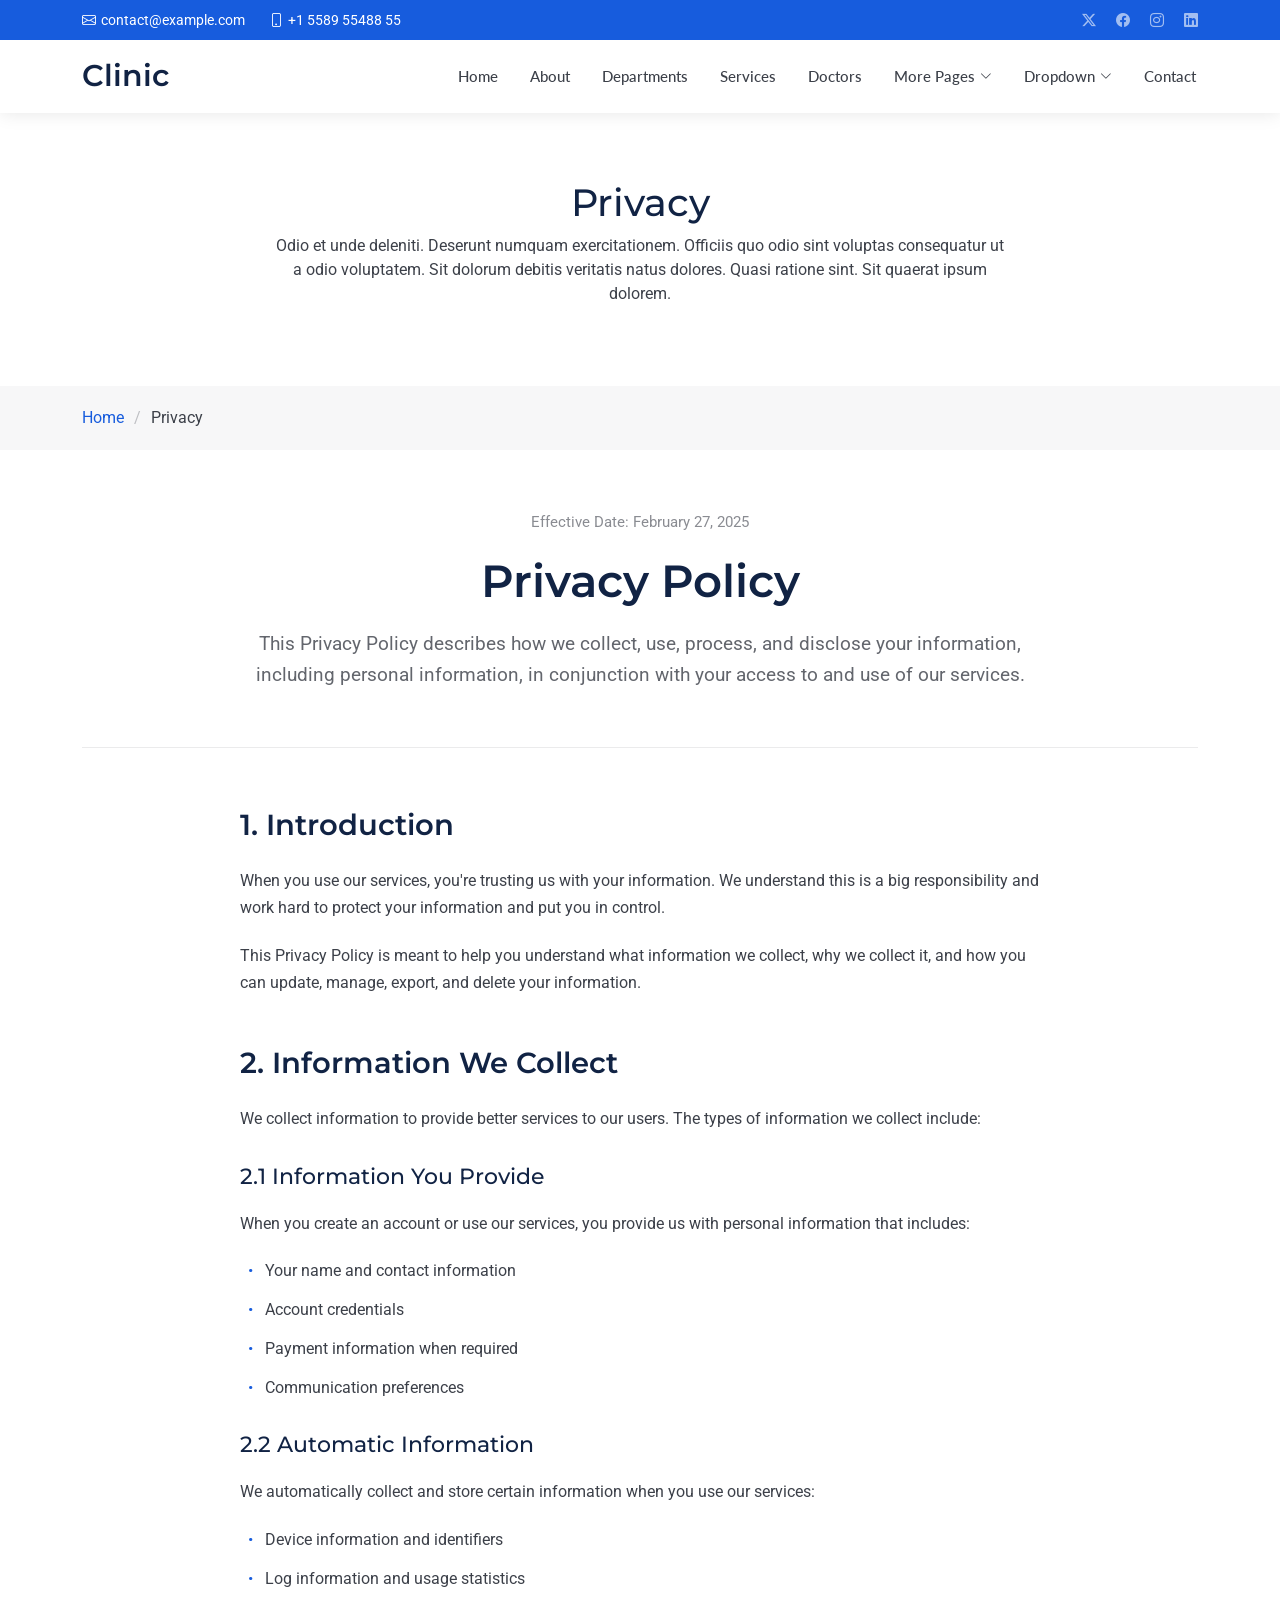
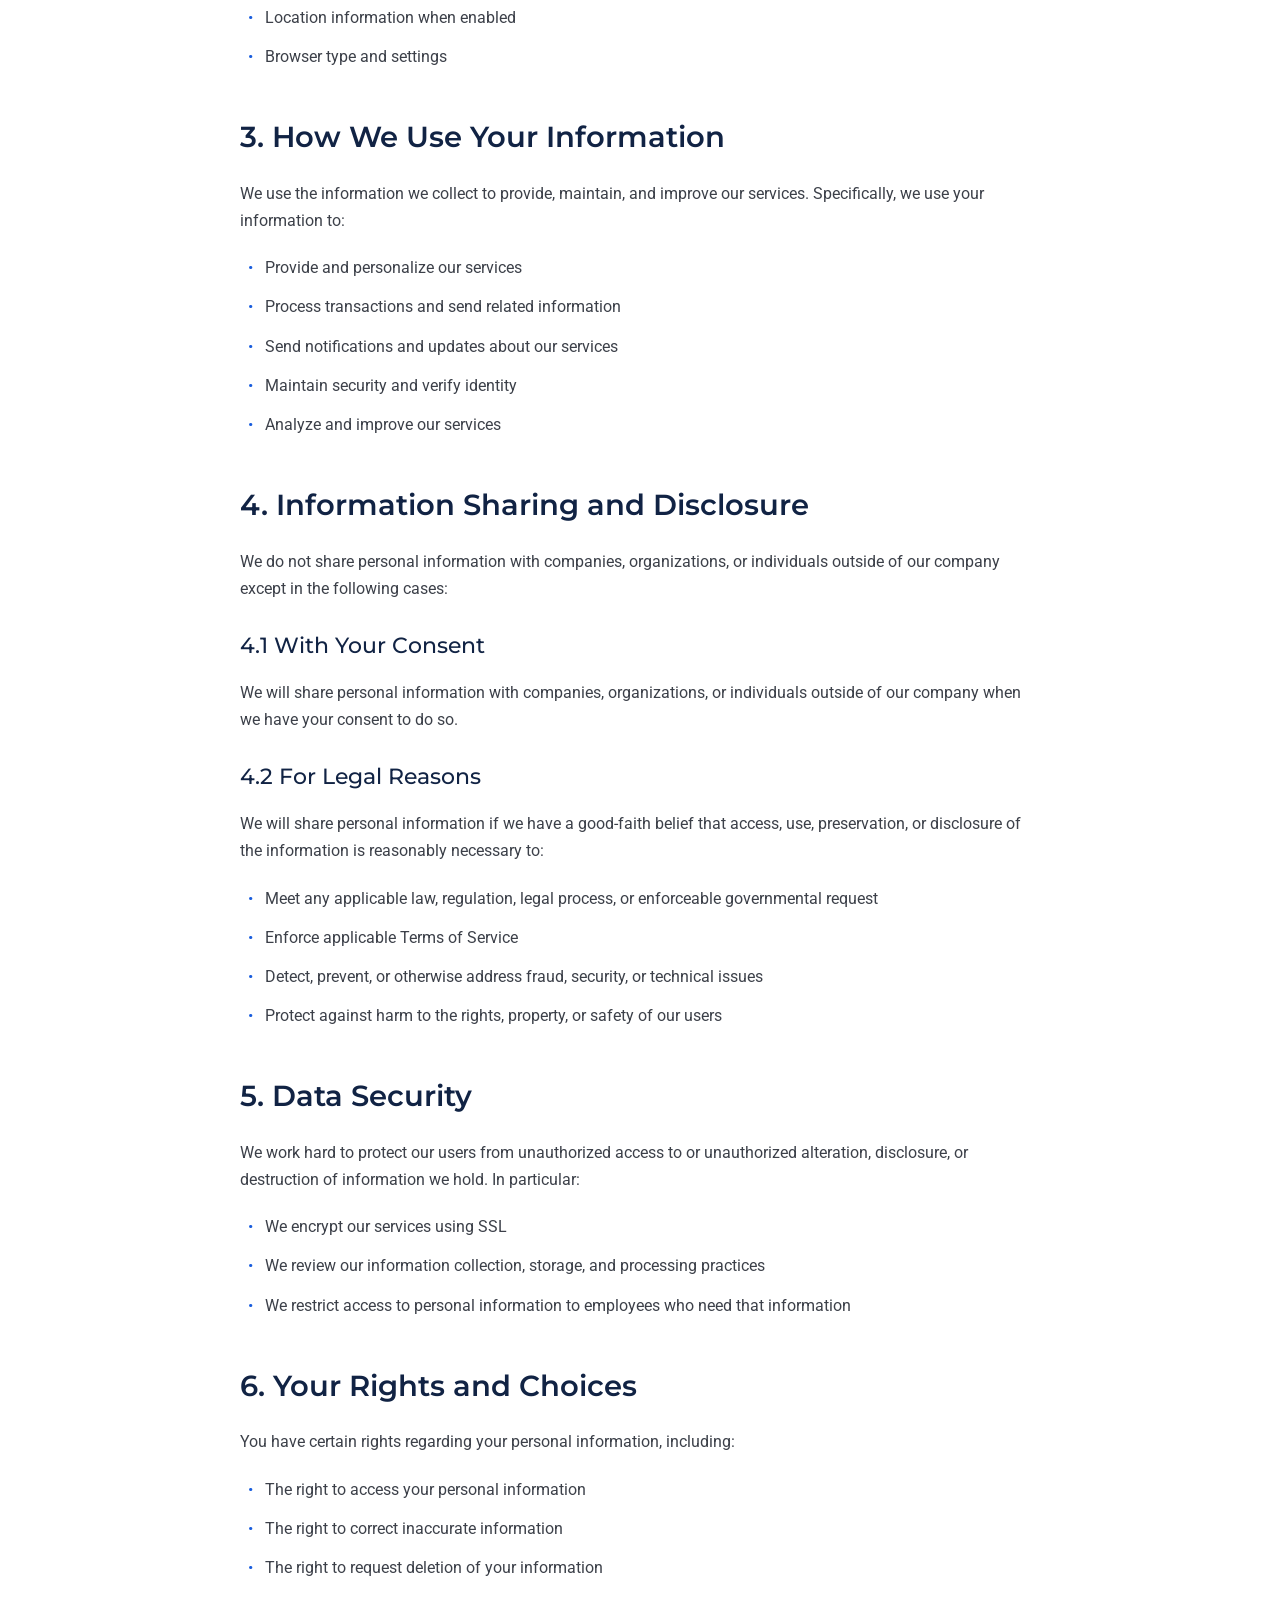
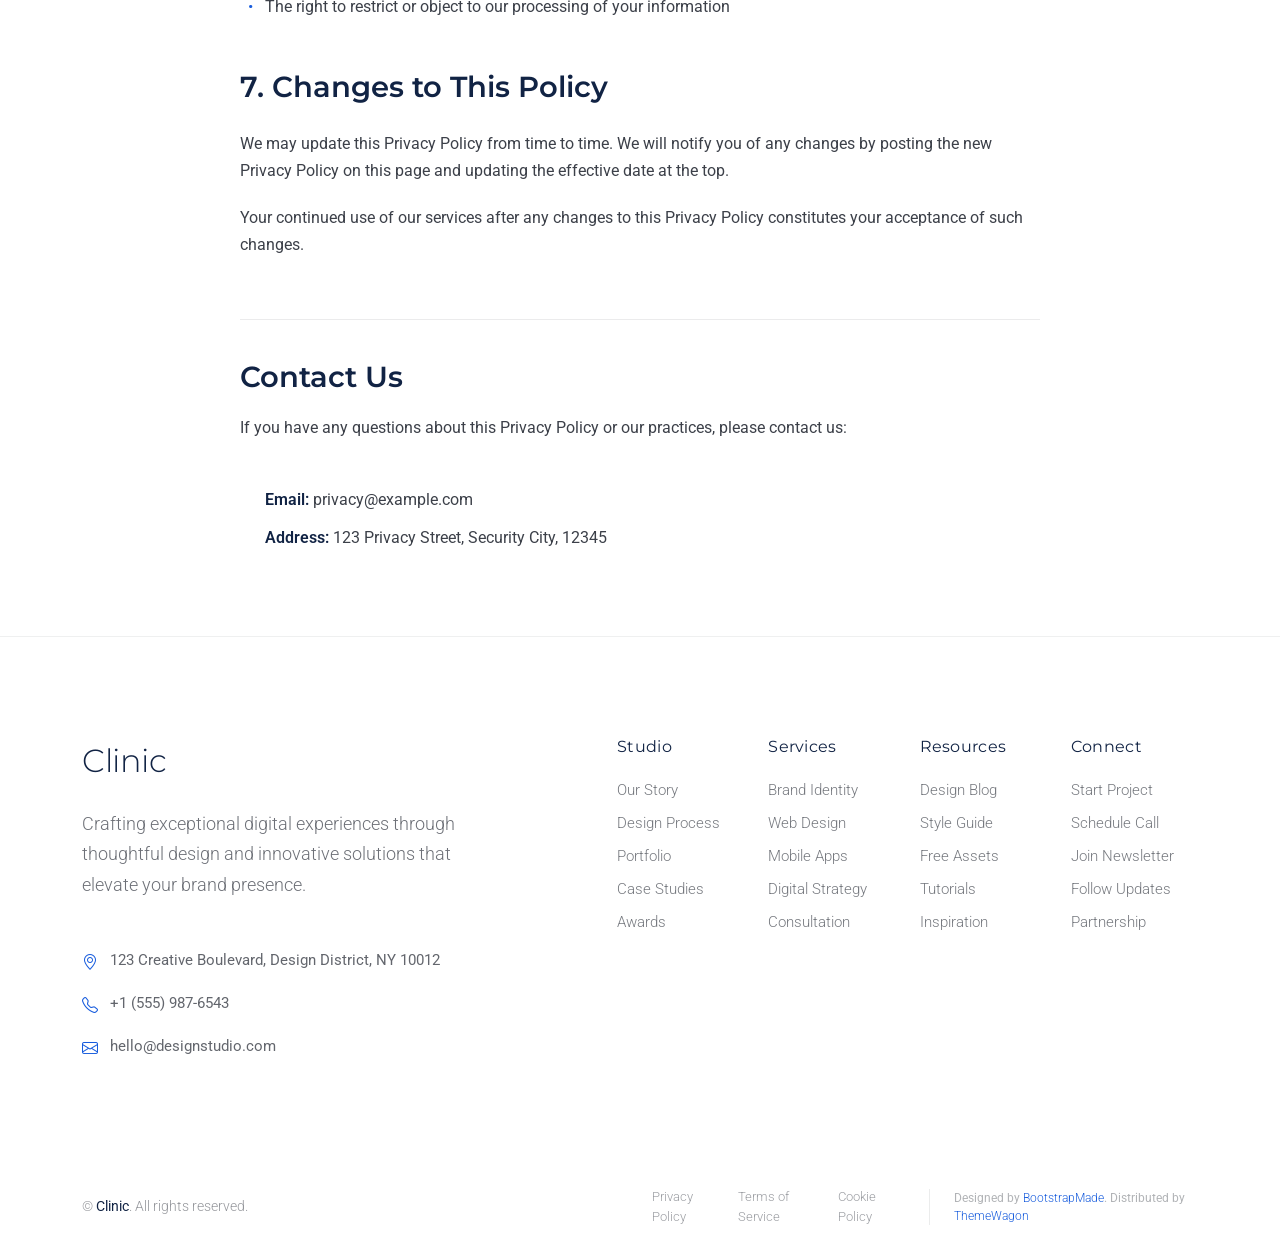
<file: privacy.html>
<!DOCTYPE html>
<html lang="en">

<head>
  <meta charset="utf-8">
  <meta content="width=device-width, initial-scale=1.0" name="viewport">
  <title>Privacy - Clinic Bootstrap Template</title>
  <meta name="description" content="">
  <meta name="keywords" content="">

  <!-- Favicons -->
  <link href="assets/img/favicon.png" rel="icon">
  <link href="assets/img/apple-touch-icon.png" rel="apple-touch-icon">

  <!-- Fonts -->
  <link href="https://fonts.googleapis.com" rel="preconnect">
  <link href="https://fonts.gstatic.com" rel="preconnect" crossorigin>
  <link
    href="https://fonts.googleapis.com/css2?family=Roboto:ital,wght@0,100;0,300;0,400;0,500;0,700;0,900;1,100;1,300;1,400;1,500;1,700;1,900&family=Montserrat:ital,wght@0,100;0,200;0,300;0,400;0,500;0,600;0,700;0,800;0,900;1,100;1,200;1,300;1,400;1,500;1,600;1,700;1,800;1,900&family=Lato:ital,wght@0,100;0,300;0,400;0,700;0,900;1,100;1,300;1,400;1,700;1,900&display=swap"
    rel="stylesheet">

  <!-- Vendor CSS Files -->
  <link href="assets/vendor/bootstrap/css/bootstrap.min.css" rel="stylesheet">
  <link href="assets/vendor/bootstrap-icons/bootstrap-icons.css" rel="stylesheet">
  <link href="assets/vendor/aos/aos.css" rel="stylesheet">
  <link href="assets/vendor/glightbox/css/glightbox.min.css" rel="stylesheet">
  <link href="assets/vendor/fontawesome-free/css/all.min.css" rel="stylesheet">
  <link href="assets/vendor/swiper/swiper-bundle.min.css" rel="stylesheet">

  <!-- Main CSS File -->
  <link href="assets/css/main.css" rel="stylesheet">

  <!-- =======================================================
  * Template Name: Clinic
  * Template URL: https://bootstrapmade.com/clinic-bootstrap-template/
  * Updated: Jul 23 2025 with Bootstrap v5.3.7
  * Author: BootstrapMade.com
  * License: https://bootstrapmade.com/license/
  ======================================================== -->
</head>

<body class="privacy-page">

  <header id="header" class="header fixed-top">

    <div class="topbar d-flex align-items-center dark-background">
      <div class="container d-flex justify-content-center justify-content-md-between">
        <div class="contact-info d-flex align-items-center">
          <i class="bi bi-envelope d-flex align-items-center"><a
              href="mailto:contact@example.com">contact@example.com</a></i>
          <i class="bi bi-phone d-flex align-items-center ms-4"><span>+1 5589 55488 55</span></i>
        </div>
        <div class="social-links d-none d-md-flex align-items-center">
          <a href="#!" class="twitter"><i class="bi bi-twitter-x"></i></a>
          <a href="#!" class="facebook"><i class="bi bi-facebook"></i></a>
          <a href="#!" class="instagram"><i class="bi bi-instagram"></i></a>
          <a href="#!" class="linkedin"><i class="bi bi-linkedin"></i></a>
        </div>
      </div>
    </div><!-- End Top Bar -->

    <div class="branding d-flex align-items-cente">

      <div class="container position-relative d-flex align-items-center justify-content-between">
        <a href="index.html" class="logo d-flex align-items-center">
          <!-- Uncomment the line below if you also wish to use an image logo -->
          <!-- <img src="assets/img/logo.webp" alt=""> -->
          <h1 class="sitename">Clinic</h1>
        </a>

        <nav id="navmenu" class="navmenu">
          <ul>
            <li><a href="index.html">Home</a></li>
            <li><a href="about.html">About</a></li>
            <li><a href="departments.html">Departments</a></li>
            <li><a href="services.html">Services</a></li>
            <li><a href="doctors.html">Doctors</a></li>
            <li class="dropdown"><a href="#"><span>More Pages</span> <i
                  class="bi bi-chevron-down toggle-dropdown"></i></a>
              <ul>
                <li><a href="department-details.html">Department Details</a></li>
                <li><a href="service-details.html">Service Details</a></li>
                <li><a href="appointment.html">Appointment</a></li>
                <li><a href="testimonials.html">Testimonials</a></li>
                <li><a href="faq.html">Frequently Asked Questions</a></li>
                <li><a href="gallery.html">Gallery</a></li>
                <li><a href="terms.html">Terms</a></li>
                <li><a href="privacy.html" class="active">Privacy</a></li>
                <li><a href="404.html">404</a></li>
              </ul>
            </li>
            <li class="dropdown"><a href="#"><span>Dropdown</span> <i
                  class="bi bi-chevron-down toggle-dropdown"></i></a>
              <ul>
                <li><a href="#">Dropdown 1</a></li>
                <li class="dropdown"><a href="#"><span>Deep Dropdown</span> <i
                      class="bi bi-chevron-down toggle-dropdown"></i></a>
                  <ul>
                    <li><a href="#">Deep Dropdown 1</a></li>
                    <li><a href="#">Deep Dropdown 2</a></li>
                    <li><a href="#">Deep Dropdown 3</a></li>
                    <li><a href="#">Deep Dropdown 4</a></li>
                    <li><a href="#">Deep Dropdown 5</a></li>
                  </ul>
                </li>
                <li><a href="#">Dropdown 2</a></li>
                <li><a href="#">Dropdown 3</a></li>
                <li><a href="#">Dropdown 4</a></li>
              </ul>
            </li>
            <li><a href="contact.html">Contact</a></li>
          </ul>
          <i class="mobile-nav-toggle d-xl-none bi bi-list"></i>
        </nav>

      </div>

    </div>

  </header>

  <main class="main">

    <!-- Page Title -->
    <div class="page-title">
      <div class="heading">
        <div class="container">
          <div class="row d-flex justify-content-center text-center">
            <div class="col-lg-8">
              <h1 class="heading-title">Privacy</h1>
              <p class="mb-0">
                Odio et unde deleniti. Deserunt numquam exercitationem. Officiis quo
                odio sint voluptas consequatur ut a odio voluptatem. Sit dolorum
                debitis veritatis natus dolores. Quasi ratione sint. Sit quaerat
                ipsum dolorem.
              </p>
            </div>
          </div>
        </div>
      </div>
      <nav class="breadcrumbs">
        <div class="container">
          <ol>
            <li><a href="index.html">Home</a></li>
            <li class="current">Privacy</li>
          </ol>
        </div>
      </nav>
    </div><!-- End Page Title -->

    <!-- Privacy Section -->
    <section id="privacy" class="privacy section">

      <div class="container" data-aos="fade-up">
        <!-- Header -->
        <div class="privacy-header" data-aos="fade-up">
          <div class="header-content">
            <div class="last-updated">Effective Date: February 27, 2025</div>
            <h1>Privacy Policy</h1>
            <p class="intro-text">This Privacy Policy describes how we collect, use, process, and disclose your
              information, including personal information, in conjunction with your access to and use of our services.
            </p>
          </div>
        </div>

        <!-- Main Content -->
        <div class="privacy-content" data-aos="fade-up">
          <!-- Introduction -->
          <div class="content-section">
            <h2>1. Introduction</h2>
            <p>When you use our services, you're trusting us with your information. We understand this is a big
              responsibility and work hard to protect your information and put you in control.</p>
            <p>This Privacy Policy is meant to help you understand what information we collect, why we collect it, and
              how you can update, manage, export, and delete your information.</p>
          </div>

          <!-- Information Collection -->
          <div class="content-section">
            <h2>2. Information We Collect</h2>
            <p>We collect information to provide better services to our users. The types of information we collect
              include:</p>

            <h3>2.1 Information You Provide</h3>
            <p>When you create an account or use our services, you provide us with personal information that includes:
            </p>
            <ul>
              <li>Your name and contact information</li>
              <li>Account credentials</li>
              <li>Payment information when required</li>
              <li>Communication preferences</li>
            </ul>

            <h3>2.2 Automatic Information</h3>
            <p>We automatically collect and store certain information when you use our services:</p>
            <ul>
              <li>Device information and identifiers</li>
              <li>Log information and usage statistics</li>
              <li>Location information when enabled</li>
              <li>Browser type and settings</li>
            </ul>
          </div>

          <!-- Use of Information -->
          <div class="content-section">
            <h2>3. How We Use Your Information</h2>
            <p>We use the information we collect to provide, maintain, and improve our services. Specifically, we use
              your information to:</p>
            <ul>
              <li>Provide and personalize our services</li>
              <li>Process transactions and send related information</li>
              <li>Send notifications and updates about our services</li>
              <li>Maintain security and verify identity</li>
              <li>Analyze and improve our services</li>
            </ul>
          </div>

          <!-- Information Sharing -->
          <div class="content-section">
            <h2>4. Information Sharing and Disclosure</h2>
            <p>We do not share personal information with companies, organizations, or individuals outside of our company
              except in the following cases:</p>

            <h3>4.1 With Your Consent</h3>
            <p>We will share personal information with companies, organizations, or individuals outside of our company
              when we have your consent to do so.</p>

            <h3>4.2 For Legal Reasons</h3>
            <p>We will share personal information if we have a good-faith belief that access, use, preservation, or
              disclosure of the information is reasonably necessary to:</p>
            <ul>
              <li>Meet any applicable law, regulation, legal process, or enforceable governmental request</li>
              <li>Enforce applicable Terms of Service</li>
              <li>Detect, prevent, or otherwise address fraud, security, or technical issues</li>
              <li>Protect against harm to the rights, property, or safety of our users</li>
            </ul>
          </div>

          <!-- Data Security -->
          <div class="content-section">
            <h2>5. Data Security</h2>
            <p>We work hard to protect our users from unauthorized access to or unauthorized alteration, disclosure, or
              destruction of information we hold. In particular:</p>
            <ul>
              <li>We encrypt our services using SSL</li>
              <li>We review our information collection, storage, and processing practices</li>
              <li>We restrict access to personal information to employees who need that information</li>
            </ul>
          </div>

          <!-- Your Rights -->
          <div class="content-section">
            <h2>6. Your Rights and Choices</h2>
            <p>You have certain rights regarding your personal information, including:</p>
            <ul>
              <li>The right to access your personal information</li>
              <li>The right to correct inaccurate information</li>
              <li>The right to request deletion of your information</li>
              <li>The right to restrict or object to our processing of your information</li>
            </ul>
          </div>

          <!-- Policy Updates -->
          <div class="content-section">
            <h2>7. Changes to This Policy</h2>
            <p>We may update this Privacy Policy from time to time. We will notify you of any changes by posting the new
              Privacy Policy on this page and updating the effective date at the top.</p>
            <p>Your continued use of our services after any changes to this Privacy Policy constitutes your acceptance
              of such changes.</p>
          </div>
        </div>

        <!-- Contact Section -->
        <div class="privacy-contact" data-aos="fade-up">
          <h2>Contact Us</h2>
          <p>If you have any questions about this Privacy Policy or our practices, please contact us:</p>
          <div class="contact-details">
            <p><strong>Email:</strong> privacy@example.com</p>
            <p><strong>Address:</strong> 123 Privacy Street, Security City, 12345</p>
          </div>
        </div>

      </div>

    </section><!-- /Privacy Section -->

  </main>

  <footer id="footer" class="footer-16 footer position-relative">

    <div class="container">

      <div class="footer-main" data-aos="fade-up" data-aos-delay="100">
        <div class="row align-items-start">

          <div class="col-lg-5">
            <div class="brand-section">
              <a href="index.html" class="logo d-flex align-items-center mb-4">
                <span class="sitename">Clinic</span>
              </a>
              <p class="brand-description">Crafting exceptional digital experiences through thoughtful design and
                innovative solutions that elevate your brand presence.</p>

              <div class="contact-info mt-5">
                <div class="contact-item">
                  <i class="bi bi-geo-alt"></i>
                  <span>123 Creative Boulevard, Design District, NY 10012</span>
                </div>
                <div class="contact-item">
                  <i class="bi bi-telephone"></i>
                  <span>+1 (555) 987-6543</span>
                </div>
                <div class="contact-item">
                  <i class="bi bi-envelope"></i>
                  <span>hello@designstudio.com</span>
                </div>
              </div>
            </div>
          </div>

          <div class="col-lg-7">
            <div class="footer-nav-wrapper">
              <div class="row">

                <div class="col-6 col-lg-3">
                  <div class="nav-column">
                    <h6>Studio</h6>
                    <nav class="footer-nav">
                      <a href="#!">Our Story</a>
                      <a href="#!">Design Process</a>
                      <a href="#!">Portfolio</a>
                      <a href="#!">Case Studies</a>
                      <a href="#!">Awards</a>
                    </nav>
                  </div>
                </div>

                <div class="col-6 col-lg-3">
                  <div class="nav-column">
                    <h6>Services</h6>
                    <nav class="footer-nav">
                      <a href="#!">Brand Identity</a>
                      <a href="#!">Web Design</a>
                      <a href="#!">Mobile Apps</a>
                      <a href="#!">Digital Strategy</a>
                      <a href="#!">Consultation</a>
                    </nav>
                  </div>
                </div>

                <div class="col-6 col-lg-3">
                  <div class="nav-column">
                    <h6>Resources</h6>
                    <nav class="footer-nav">
                      <a href="#!">Design Blog</a>
                      <a href="#!">Style Guide</a>
                      <a href="#!">Free Assets</a>
                      <a href="#!">Tutorials</a>
                      <a href="#!">Inspiration</a>
                    </nav>
                  </div>
                </div>

                <div class="col-6 col-lg-3">
                  <div class="nav-column">
                    <h6>Connect</h6>
                    <nav class="footer-nav">
                      <a href="#!">Start Project</a>
                      <a href="#!">Schedule Call</a>
                      <a href="#!">Join Newsletter</a>
                      <a href="#!">Follow Updates</a>
                      <a href="#!">Partnership</a>
                    </nav>
                  </div>
                </div>

              </div>
            </div>
          </div>

        </div>
      </div>

    </div>

    <div class="footer-bottom">
      <div class="container">
        <div class="bottom-content" data-aos="fade-up" data-aos-delay="300">
          <div class="row align-items-center">

            <div class="col-lg-6">
              <div class="copyright">
                <p>© <span class="sitename">Clinic</span>. All rights reserved.</p>
              </div>
            </div>

            <div class="col-lg-6">
              <div class="legal-links">
                <a href="#!">Privacy Policy</a>
                <a href="#!">Terms of Service</a>
                <a href="#!">Cookie Policy</a>
                <div class="credits">
                  <!-- All the links in the footer should remain intact. -->
                  <!-- You can delete the links only if you've purchased the pro version. -->
                  <!-- Licensing information: https://bootstrapmade.com/license/ -->
                  <!-- Purchase the pro version with working PHP/AJAX contact form: [buy-url] -->
                  Designed by <a href="https://bootstrapmade.com/">BootstrapMade</a>. Distributed by <a
                    href="https://themewagon.com" target="_blank">ThemeWagon</a>
                </div>
              </div>
            </div>

          </div>
        </div>
      </div>
    </div>

  </footer>

  <!-- Scroll Top -->
  <a href="#!" id="scroll-top" class="scroll-top d-flex align-items-center justify-content-center"><i
      class="bi bi-arrow-up-short"></i></a>

  <!-- Preloader -->
  <div id="preloader"></div>

  <!-- Vendor JS Files -->
  <script src="assets/vendor/bootstrap/js/bootstrap.bundle.min.js"></script>
  <script src="assets/vendor/php-email-form/validate.js"></script>
  <script src="assets/vendor/aos/aos.js"></script>
  <script src="assets/vendor/glightbox/js/glightbox.min.js"></script>
  <script src="assets/vendor/purecounter/purecounter_vanilla.js"></script>
  <script src="assets/vendor/swiper/swiper-bundle.min.js"></script>

  <!-- Main JS File -->
  <script src="assets/js/main.js"></script>

</body>

</html>
</file>
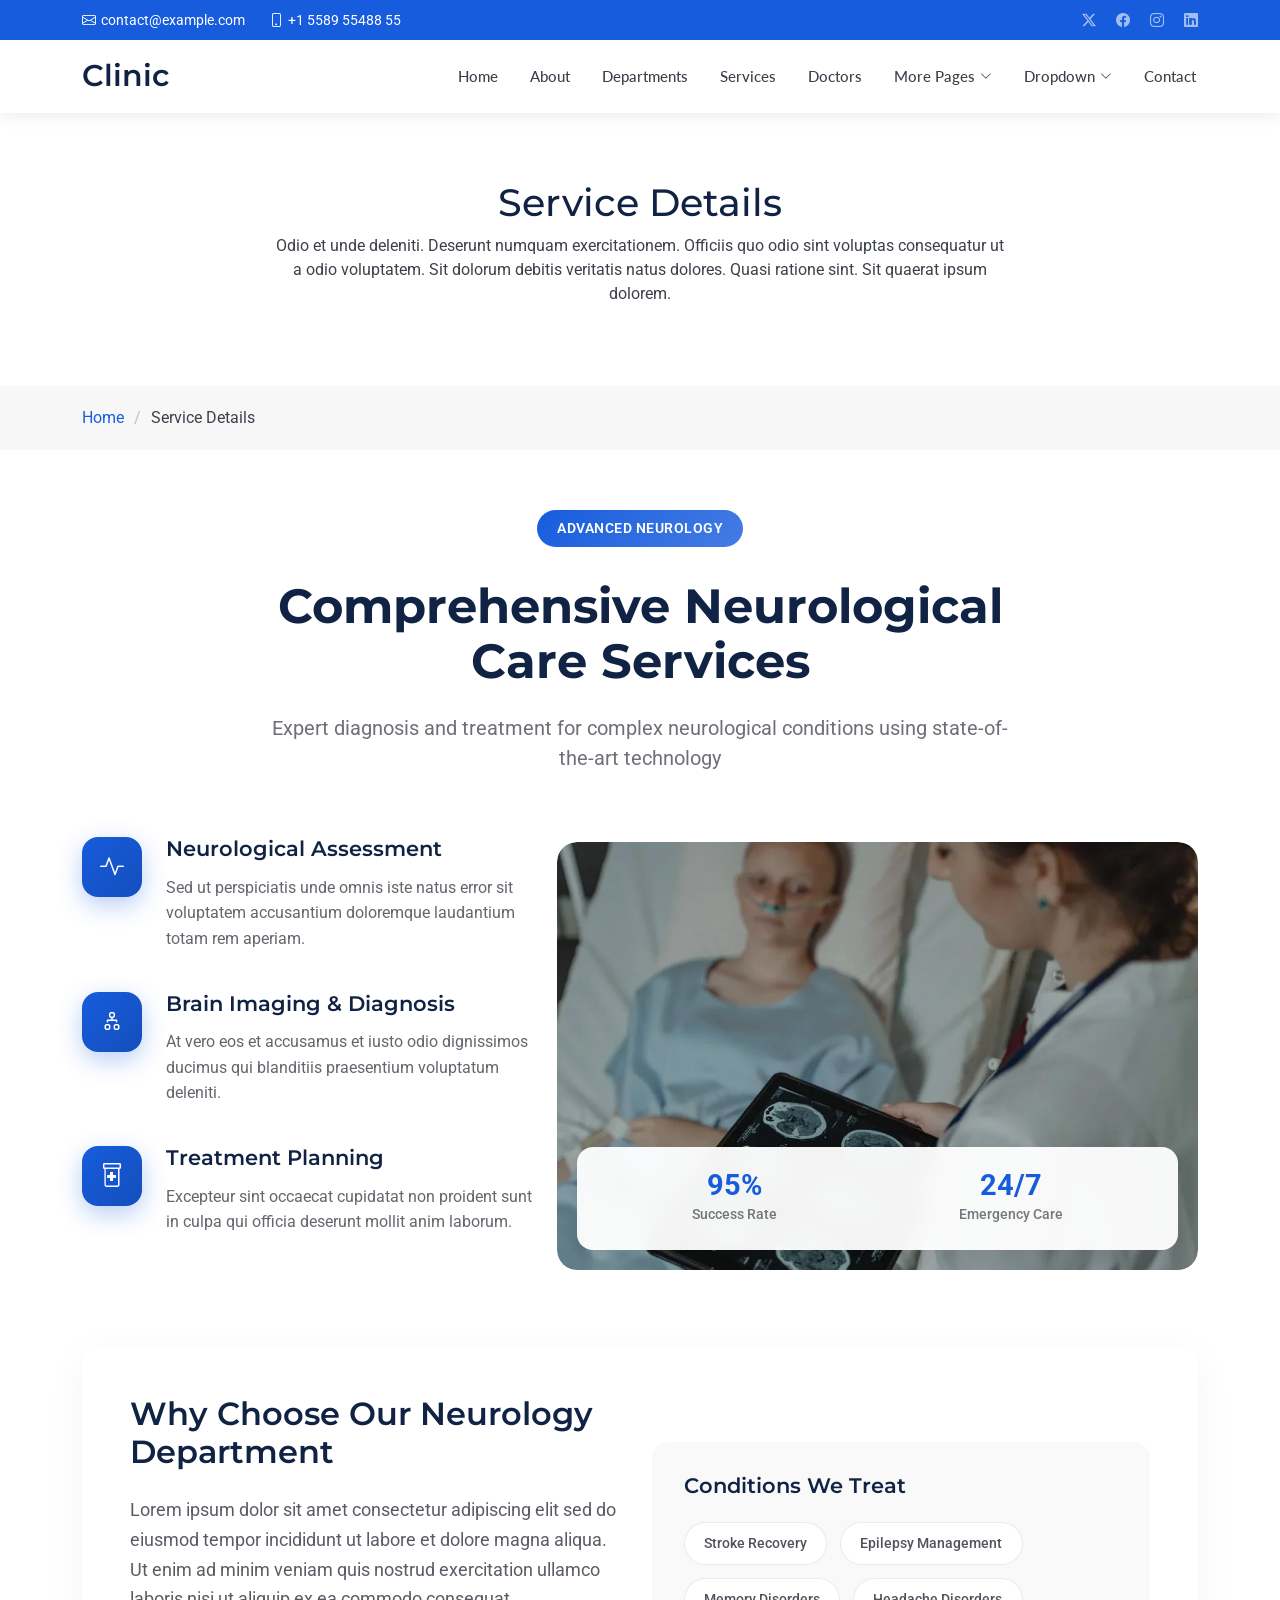
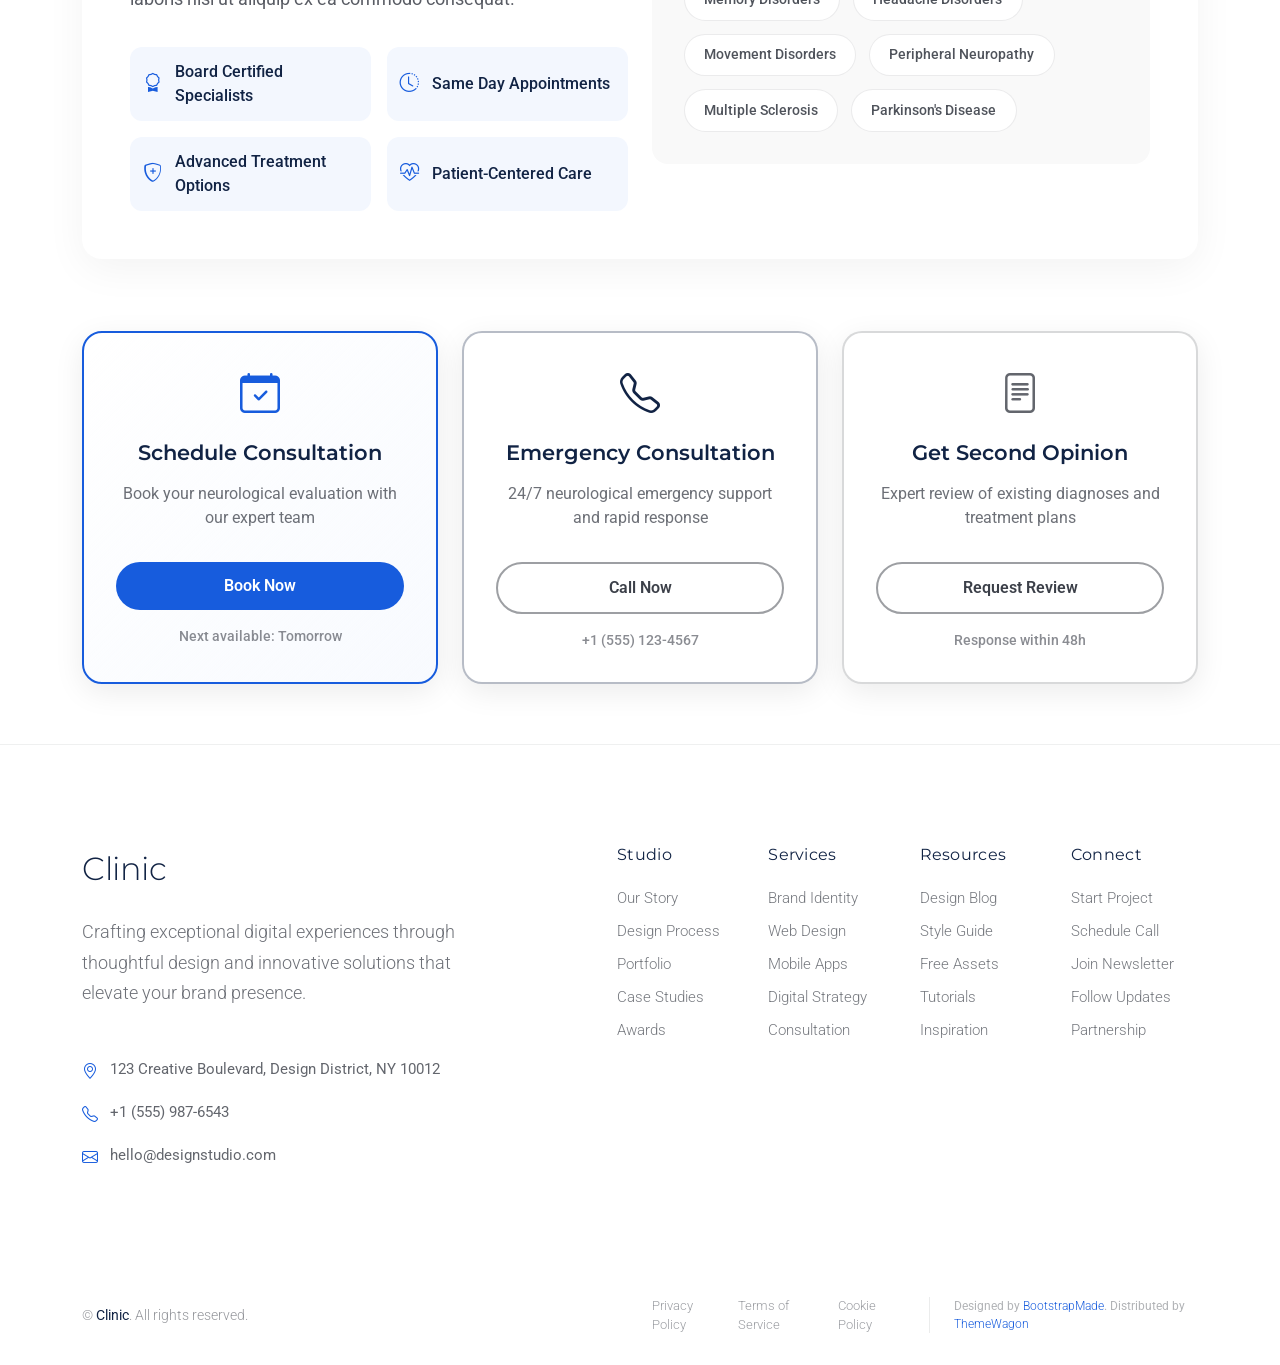
<file: service-details.html>
<!DOCTYPE html>
<html lang="en">

<head>
  <meta charset="utf-8">
  <meta content="width=device-width, initial-scale=1.0" name="viewport">
  <title>Service Details - Clinic Bootstrap Template</title>
  <meta name="description" content="">
  <meta name="keywords" content="">

  <!-- Favicons -->
  <link href="assets/img/favicon.png" rel="icon">
  <link href="assets/img/apple-touch-icon.png" rel="apple-touch-icon">

  <!-- Fonts -->
  <link href="https://fonts.googleapis.com" rel="preconnect">
  <link href="https://fonts.gstatic.com" rel="preconnect" crossorigin>
  <link
    href="https://fonts.googleapis.com/css2?family=Roboto:ital,wght@0,100;0,300;0,400;0,500;0,700;0,900;1,100;1,300;1,400;1,500;1,700;1,900&family=Montserrat:ital,wght@0,100;0,200;0,300;0,400;0,500;0,600;0,700;0,800;0,900;1,100;1,200;1,300;1,400;1,500;1,600;1,700;1,800;1,900&family=Lato:ital,wght@0,100;0,300;0,400;0,700;0,900;1,100;1,300;1,400;1,700;1,900&display=swap"
    rel="stylesheet">

  <!-- Vendor CSS Files -->
  <link href="assets/vendor/bootstrap/css/bootstrap.min.css" rel="stylesheet">
  <link href="assets/vendor/bootstrap-icons/bootstrap-icons.css" rel="stylesheet">
  <link href="assets/vendor/aos/aos.css" rel="stylesheet">
  <link href="assets/vendor/glightbox/css/glightbox.min.css" rel="stylesheet">
  <link href="assets/vendor/fontawesome-free/css/all.min.css" rel="stylesheet">
  <link href="assets/vendor/swiper/swiper-bundle.min.css" rel="stylesheet">

  <!-- Main CSS File -->
  <link href="assets/css/main.css" rel="stylesheet">

  <!-- =======================================================
  * Template Name: Clinic
  * Template URL: https://bootstrapmade.com/clinic-bootstrap-template/
  * Updated: Jul 23 2025 with Bootstrap v5.3.7
  * Author: BootstrapMade.com
  * License: https://bootstrapmade.com/license/
  ======================================================== -->
</head>

<body class="service-details-page">

  <header id="header" class="header fixed-top">

    <div class="topbar d-flex align-items-center dark-background">
      <div class="container d-flex justify-content-center justify-content-md-between">
        <div class="contact-info d-flex align-items-center">
          <i class="bi bi-envelope d-flex align-items-center"><a
              href="mailto:contact@example.com">contact@example.com</a></i>
          <i class="bi bi-phone d-flex align-items-center ms-4"><span>+1 5589 55488 55</span></i>
        </div>
        <div class="social-links d-none d-md-flex align-items-center">
          <a href="#!" class="twitter"><i class="bi bi-twitter-x"></i></a>
          <a href="#!" class="facebook"><i class="bi bi-facebook"></i></a>
          <a href="#!" class="instagram"><i class="bi bi-instagram"></i></a>
          <a href="#!" class="linkedin"><i class="bi bi-linkedin"></i></a>
        </div>
      </div>
    </div><!-- End Top Bar -->

    <div class="branding d-flex align-items-cente">

      <div class="container position-relative d-flex align-items-center justify-content-between">
        <a href="index.html" class="logo d-flex align-items-center">
          <!-- Uncomment the line below if you also wish to use an image logo -->
          <!-- <img src="assets/img/logo.webp" alt=""> -->
          <h1 class="sitename">Clinic</h1>
        </a>

        <nav id="navmenu" class="navmenu">
          <ul>
            <li><a href="index.html">Home</a></li>
            <li><a href="about.html">About</a></li>
            <li><a href="departments.html">Departments</a></li>
            <li><a href="services.html">Services</a></li>
            <li><a href="doctors.html">Doctors</a></li>
            <li class="dropdown"><a href="#"><span>More Pages</span> <i
                  class="bi bi-chevron-down toggle-dropdown"></i></a>
              <ul>
                <li><a href="department-details.html">Department Details</a></li>
                <li><a href="service-details.html" class="active">Service Details</a></li>
                <li><a href="appointment.html">Appointment</a></li>
                <li><a href="testimonials.html">Testimonials</a></li>
                <li><a href="faq.html">Frequently Asked Questions</a></li>
                <li><a href="gallery.html">Gallery</a></li>
                <li><a href="terms.html">Terms</a></li>
                <li><a href="privacy.html">Privacy</a></li>
                <li><a href="404.html">404</a></li>
              </ul>
            </li>
            <li class="dropdown"><a href="#"><span>Dropdown</span> <i
                  class="bi bi-chevron-down toggle-dropdown"></i></a>
              <ul>
                <li><a href="#">Dropdown 1</a></li>
                <li class="dropdown"><a href="#"><span>Deep Dropdown</span> <i
                      class="bi bi-chevron-down toggle-dropdown"></i></a>
                  <ul>
                    <li><a href="#">Deep Dropdown 1</a></li>
                    <li><a href="#">Deep Dropdown 2</a></li>
                    <li><a href="#">Deep Dropdown 3</a></li>
                    <li><a href="#">Deep Dropdown 4</a></li>
                    <li><a href="#">Deep Dropdown 5</a></li>
                  </ul>
                </li>
                <li><a href="#">Dropdown 2</a></li>
                <li><a href="#">Dropdown 3</a></li>
                <li><a href="#">Dropdown 4</a></li>
              </ul>
            </li>
            <li><a href="contact.html">Contact</a></li>
          </ul>
          <i class="mobile-nav-toggle d-xl-none bi bi-list"></i>
        </nav>

      </div>

    </div>

  </header>

  <main class="main">

    <!-- Page Title -->
    <div class="page-title">
      <div class="heading">
        <div class="container">
          <div class="row d-flex justify-content-center text-center">
            <div class="col-lg-8">
              <h1 class="heading-title">Service Details</h1>
              <p class="mb-0">
                Odio et unde deleniti. Deserunt numquam exercitationem. Officiis quo
                odio sint voluptas consequatur ut a odio voluptatem. Sit dolorum
                debitis veritatis natus dolores. Quasi ratione sint. Sit quaerat
                ipsum dolorem.
              </p>
            </div>
          </div>
        </div>
      </div>
      <nav class="breadcrumbs">
        <div class="container">
          <ol>
            <li><a href="index.html">Home</a></li>
            <li class="current">Service Details</li>
          </ol>
        </div>
      </nav>
    </div><!-- End Page Title -->

    <!-- Service Details 2 Section -->
    <section id="service-details-2" class="service-details-2 section">

      <div class="container" data-aos="fade-up" data-aos-delay="100">

        <div class="row">

          <div class="col-lg-8 mx-auto text-center mb-5" data-aos="fade-up" data-aos-delay="150">
            <div class="service-header">
              <div class="service-category">
                <span>Advanced Neurology</span>
              </div>
              <h2>Comprehensive Neurological Care Services</h2>
              <p class="lead">Expert diagnosis and treatment for complex neurological conditions using state-of-the-art
                technology</p>
            </div>
          </div>

        </div>

        <div class="row gy-4 align-items-center">

          <div class="col-lg-5" data-aos="fade-right" data-aos-delay="200">
            <div class="service-details">

              <div class="detail-item">
                <div class="icon-wrapper">
                  <i class="bi bi-activity"></i>
                </div>
                <div class="content">
                  <h4>Neurological Assessment</h4>
                  <p>Sed ut perspiciatis unde omnis iste natus error sit voluptatem accusantium doloremque laudantium
                    totam rem aperiam.</p>
                </div>
              </div>

              <div class="detail-item">
                <div class="icon-wrapper">
                  <i class="bi bi-diagram-2"></i>
                </div>
                <div class="content">
                  <h4>Brain Imaging &amp; Diagnosis</h4>
                  <p>At vero eos et accusamus et iusto odio dignissimos ducimus qui blanditiis praesentium voluptatum
                    deleniti.</p>
                </div>
              </div>

              <div class="detail-item">
                <div class="icon-wrapper">
                  <i class="bi bi-prescription2"></i>
                </div>
                <div class="content">
                  <h4>Treatment Planning</h4>
                  <p>Excepteur sint occaecat cupidatat non proident sunt in culpa qui officia deserunt mollit anim
                    laborum.</p>
                </div>
              </div>

            </div>
          </div>

          <div class="col-lg-7" data-aos="fade-left" data-aos-delay="300">
            <div class="service-visual">
              <img src="assets/img/health/neurology-2.webp" alt="Neurology Services" class="img-fluid">
              <div class="visual-overlay">
                <div class="stats-card">
                  <div class="stat">
                    <span class="number">95%</span>
                    <span class="label">Success Rate</span>
                  </div>
                  <div class="stat">
                    <span class="number">24/7</span>
                    <span class="label">Emergency Care</span>
                  </div>
                </div>
              </div>
            </div>
          </div>

        </div>

        <div class="row gy-4 mt-5">

          <div class="col-12" data-aos="fade-up" data-aos-delay="100">
            <div class="service-overview">
              <div class="row align-items-center">

                <div class="col-lg-6">
                  <h3>Why Choose Our Neurology Department</h3>
                  <p>Lorem ipsum dolor sit amet consectetur adipiscing elit sed do eiusmod tempor incididunt ut labore
                    et dolore magna aliqua. Ut enim ad minim veniam quis nostrud exercitation ullamco laboris nisi ut
                    aliquip ex ea commodo consequat.</p>

                  <div class="features-grid">
                    <div class="feature">
                      <i class="bi bi-award"></i>
                      <span>Board Certified Specialists</span>
                    </div>
                    <div class="feature">
                      <i class="bi bi-clock-history"></i>
                      <span>Same Day Appointments</span>
                    </div>
                    <div class="feature">
                      <i class="bi bi-shield-plus"></i>
                      <span>Advanced Treatment Options</span>
                    </div>
                    <div class="feature">
                      <i class="bi bi-heart-pulse"></i>
                      <span>Patient-Centered Care</span>
                    </div>
                  </div>
                </div>

                <div class="col-lg-6">
                  <div class="treatment-areas">
                    <h4>Conditions We Treat</h4>
                    <div class="condition-tags">
                      <span class="tag">Stroke Recovery</span>
                      <span class="tag">Epilepsy Management</span>
                      <span class="tag">Memory Disorders</span>
                      <span class="tag">Headache Disorders</span>
                      <span class="tag">Movement Disorders</span>
                      <span class="tag">Peripheral Neuropathy</span>
                      <span class="tag">Multiple Sclerosis</span>
                      <span class="tag">Parkinson's Disease</span>
                    </div>
                  </div>
                </div>

              </div>
            </div>
          </div>

        </div>

        <div class="row gy-4 mt-5">

          <div class="col-lg-4" data-aos="zoom-in" data-aos-delay="100">
            <div class="action-card primary">
              <div class="card-header">
                <i class="bi bi-calendar-check"></i>
                <h4>Schedule Consultation</h4>
              </div>
              <p>Book your neurological evaluation with our expert team</p>
              <div class="card-footer">
                <a href="#!" class="btn-action">Book Now</a>
                <span class="availability">Next available: Tomorrow</span>
              </div>
            </div>
          </div>

          <div class="col-lg-4" data-aos="zoom-in" data-aos-delay="200">
            <div class="action-card secondary">
              <div class="card-header">
                <i class="bi bi-telephone"></i>
                <h4>Emergency Consultation</h4>
              </div>
              <p>24/7 neurological emergency support and rapid response</p>
              <div class="card-footer">
                <a href="tel:+15551234567" class="btn-action">Call Now</a>
                <span class="availability">+1 (555) 123-4567</span>
              </div>
            </div>
          </div>

          <div class="col-lg-4" data-aos="zoom-in" data-aos-delay="300">
            <div class="action-card tertiary">
              <div class="card-header">
                <i class="bi bi-file-text"></i>
                <h4>Get Second Opinion</h4>
              </div>
              <p>Expert review of existing diagnoses and treatment plans</p>
              <div class="card-footer">
                <a href="#!" class="btn-action">Request Review</a>
                <span class="availability">Response within 48h</span>
              </div>
            </div>
          </div>

        </div>

      </div>

    </section><!-- /Service Details 2 Section -->

  </main>

  <footer id="footer" class="footer-16 footer position-relative">

    <div class="container">

      <div class="footer-main" data-aos="fade-up" data-aos-delay="100">
        <div class="row align-items-start">

          <div class="col-lg-5">
            <div class="brand-section">
              <a href="index.html" class="logo d-flex align-items-center mb-4">
                <span class="sitename">Clinic</span>
              </a>
              <p class="brand-description">Crafting exceptional digital experiences through thoughtful design and
                innovative solutions that elevate your brand presence.</p>

              <div class="contact-info mt-5">
                <div class="contact-item">
                  <i class="bi bi-geo-alt"></i>
                  <span>123 Creative Boulevard, Design District, NY 10012</span>
                </div>
                <div class="contact-item">
                  <i class="bi bi-telephone"></i>
                  <span>+1 (555) 987-6543</span>
                </div>
                <div class="contact-item">
                  <i class="bi bi-envelope"></i>
                  <span>hello@designstudio.com</span>
                </div>
              </div>
            </div>
          </div>

          <div class="col-lg-7">
            <div class="footer-nav-wrapper">
              <div class="row">

                <div class="col-6 col-lg-3">
                  <div class="nav-column">
                    <h6>Studio</h6>
                    <nav class="footer-nav">
                      <a href="#!">Our Story</a>
                      <a href="#!">Design Process</a>
                      <a href="#!">Portfolio</a>
                      <a href="#!">Case Studies</a>
                      <a href="#!">Awards</a>
                    </nav>
                  </div>
                </div>

                <div class="col-6 col-lg-3">
                  <div class="nav-column">
                    <h6>Services</h6>
                    <nav class="footer-nav">
                      <a href="#!">Brand Identity</a>
                      <a href="#!">Web Design</a>
                      <a href="#!">Mobile Apps</a>
                      <a href="#!">Digital Strategy</a>
                      <a href="#!">Consultation</a>
                    </nav>
                  </div>
                </div>

                <div class="col-6 col-lg-3">
                  <div class="nav-column">
                    <h6>Resources</h6>
                    <nav class="footer-nav">
                      <a href="#!">Design Blog</a>
                      <a href="#!">Style Guide</a>
                      <a href="#!">Free Assets</a>
                      <a href="#!">Tutorials</a>
                      <a href="#!">Inspiration</a>
                    </nav>
                  </div>
                </div>

                <div class="col-6 col-lg-3">
                  <div class="nav-column">
                    <h6>Connect</h6>
                    <nav class="footer-nav">
                      <a href="#!">Start Project</a>
                      <a href="#!">Schedule Call</a>
                      <a href="#!">Join Newsletter</a>
                      <a href="#!">Follow Updates</a>
                      <a href="#!">Partnership</a>
                    </nav>
                  </div>
                </div>

              </div>
            </div>
          </div>

        </div>
      </div>

    </div>

    <div class="footer-bottom">
      <div class="container">
        <div class="bottom-content" data-aos="fade-up" data-aos-delay="300">
          <div class="row align-items-center">

            <div class="col-lg-6">
              <div class="copyright">
                <p>© <span class="sitename">Clinic</span>. All rights reserved.</p>
              </div>
            </div>

            <div class="col-lg-6">
              <div class="legal-links">
                <a href="#!">Privacy Policy</a>
                <a href="#!">Terms of Service</a>
                <a href="#!">Cookie Policy</a>
                <div class="credits">
                  <!-- All the links in the footer should remain intact. -->
                  <!-- You can delete the links only if you've purchased the pro version. -->
                  <!-- Licensing information: https://bootstrapmade.com/license/ -->
                  <!-- Purchase the pro version with working PHP/AJAX contact form: [buy-url] -->
                  Designed by <a href="https://bootstrapmade.com/">BootstrapMade</a>. Distributed by <a
                    href="https://themewagon.com" target="_blank">ThemeWagon</a>
                </div>
              </div>
            </div>

          </div>
        </div>
      </div>
    </div>

  </footer>

  <!-- Scroll Top -->
  <a href="#!" id="scroll-top" class="scroll-top d-flex align-items-center justify-content-center"><i
      class="bi bi-arrow-up-short"></i></a>

  <!-- Preloader -->
  <div id="preloader"></div>

  <!-- Vendor JS Files -->
  <script src="assets/vendor/bootstrap/js/bootstrap.bundle.min.js"></script>
  <script src="assets/vendor/php-email-form/validate.js"></script>
  <script src="assets/vendor/aos/aos.js"></script>
  <script src="assets/vendor/glightbox/js/glightbox.min.js"></script>
  <script src="assets/vendor/purecounter/purecounter_vanilla.js"></script>
  <script src="assets/vendor/swiper/swiper-bundle.min.js"></script>

  <!-- Main JS File -->
  <script src="assets/js/main.js"></script>

</body>

</html>
</file>
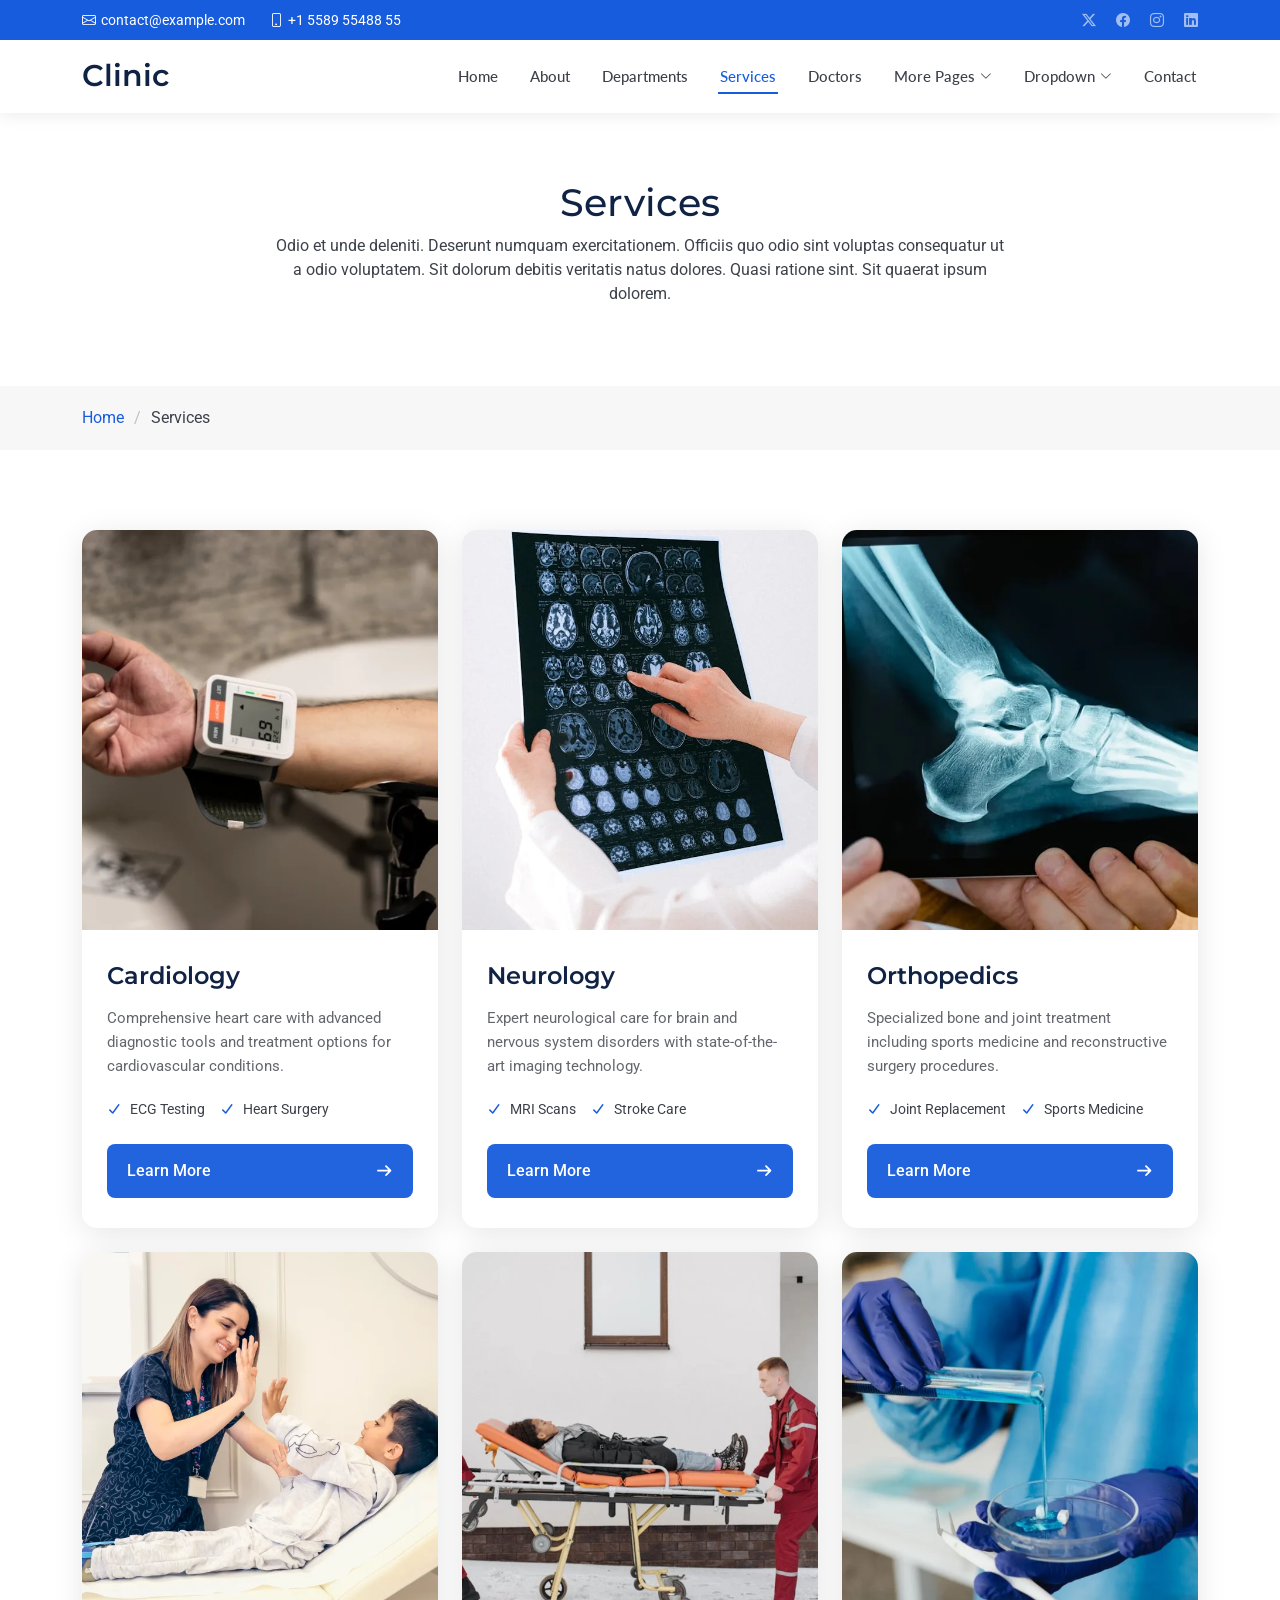
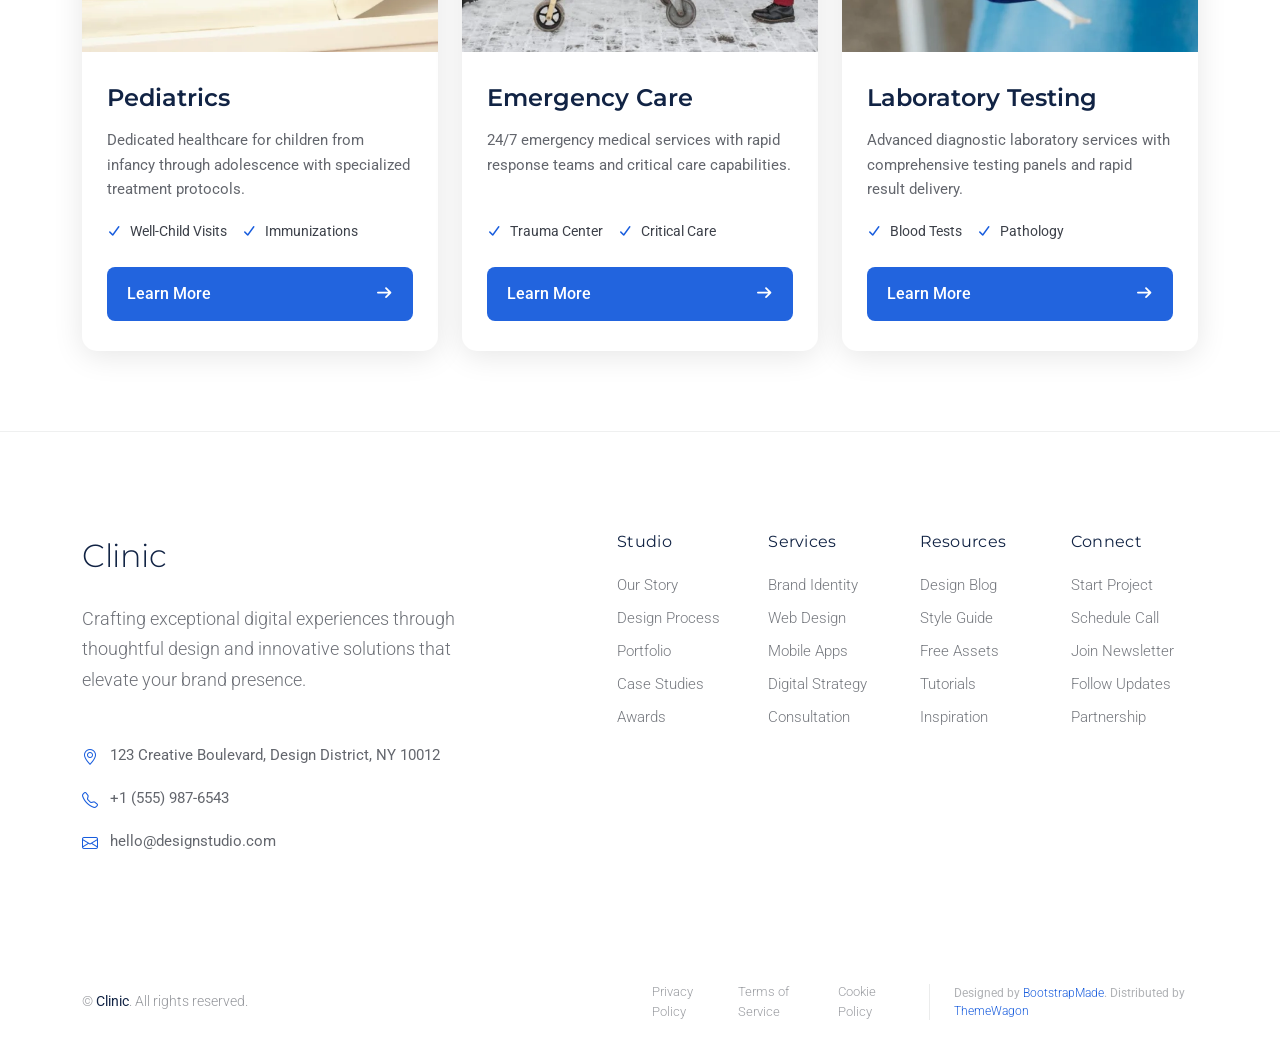
<file: services.html>
<!DOCTYPE html>
<html lang="en">

<head>
  <meta charset="utf-8">
  <meta content="width=device-width, initial-scale=1.0" name="viewport">
  <title>Services - Clinic Bootstrap Template</title>
  <meta name="description" content="">
  <meta name="keywords" content="">

  <!-- Favicons -->
  <link href="assets/img/favicon.png" rel="icon">
  <link href="assets/img/apple-touch-icon.png" rel="apple-touch-icon">

  <!-- Fonts -->
  <link href="https://fonts.googleapis.com" rel="preconnect">
  <link href="https://fonts.gstatic.com" rel="preconnect" crossorigin>
  <link
    href="https://fonts.googleapis.com/css2?family=Roboto:ital,wght@0,100;0,300;0,400;0,500;0,700;0,900;1,100;1,300;1,400;1,500;1,700;1,900&family=Montserrat:ital,wght@0,100;0,200;0,300;0,400;0,500;0,600;0,700;0,800;0,900;1,100;1,200;1,300;1,400;1,500;1,600;1,700;1,800;1,900&family=Lato:ital,wght@0,100;0,300;0,400;0,700;0,900;1,100;1,300;1,400;1,700;1,900&display=swap"
    rel="stylesheet">

  <!-- Vendor CSS Files -->
  <link href="assets/vendor/bootstrap/css/bootstrap.min.css" rel="stylesheet">
  <link href="assets/vendor/bootstrap-icons/bootstrap-icons.css" rel="stylesheet">
  <link href="assets/vendor/aos/aos.css" rel="stylesheet">
  <link href="assets/vendor/glightbox/css/glightbox.min.css" rel="stylesheet">
  <link href="assets/vendor/fontawesome-free/css/all.min.css" rel="stylesheet">
  <link href="assets/vendor/swiper/swiper-bundle.min.css" rel="stylesheet">

  <!-- Main CSS File -->
  <link href="assets/css/main.css" rel="stylesheet">

  <!-- =======================================================
  * Template Name: Clinic
  * Template URL: https://bootstrapmade.com/clinic-bootstrap-template/
  * Updated: Jul 23 2025 with Bootstrap v5.3.7
  * Author: BootstrapMade.com
  * License: https://bootstrapmade.com/license/
  ======================================================== -->
</head>

<body class="services-page">

  <header id="header" class="header fixed-top">

    <div class="topbar d-flex align-items-center dark-background">
      <div class="container d-flex justify-content-center justify-content-md-between">
        <div class="contact-info d-flex align-items-center">
          <i class="bi bi-envelope d-flex align-items-center"><a
              href="mailto:contact@example.com">contact@example.com</a></i>
          <i class="bi bi-phone d-flex align-items-center ms-4"><span>+1 5589 55488 55</span></i>
        </div>
        <div class="social-links d-none d-md-flex align-items-center">
          <a href="#!" class="twitter"><i class="bi bi-twitter-x"></i></a>
          <a href="#!" class="facebook"><i class="bi bi-facebook"></i></a>
          <a href="#!" class="instagram"><i class="bi bi-instagram"></i></a>
          <a href="#!" class="linkedin"><i class="bi bi-linkedin"></i></a>
        </div>
      </div>
    </div><!-- End Top Bar -->

    <div class="branding d-flex align-items-cente">

      <div class="container position-relative d-flex align-items-center justify-content-between">
        <a href="index.html" class="logo d-flex align-items-center">
          <!-- Uncomment the line below if you also wish to use an image logo -->
          <!-- <img src="assets/img/logo.webp" alt=""> -->
          <h1 class="sitename">Clinic</h1>
        </a>

        <nav id="navmenu" class="navmenu">
          <ul>
            <li><a href="index.html">Home</a></li>
            <li><a href="about.html">About</a></li>
            <li><a href="departments.html">Departments</a></li>
            <li><a href="services.html" class="active">Services</a></li>
            <li><a href="doctors.html">Doctors</a></li>
            <li class="dropdown"><a href="#"><span>More Pages</span> <i
                  class="bi bi-chevron-down toggle-dropdown"></i></a>
              <ul>
                <li><a href="department-details.html">Department Details</a></li>
                <li><a href="service-details.html">Service Details</a></li>
                <li><a href="appointment.html">Appointment</a></li>
                <li><a href="testimonials.html">Testimonials</a></li>
                <li><a href="faq.html">Frequently Asked Questions</a></li>
                <li><a href="gallery.html">Gallery</a></li>
                <li><a href="terms.html">Terms</a></li>
                <li><a href="privacy.html">Privacy</a></li>
                <li><a href="404.html">404</a></li>
              </ul>
            </li>
            <li class="dropdown"><a href="#"><span>Dropdown</span> <i
                  class="bi bi-chevron-down toggle-dropdown"></i></a>
              <ul>
                <li><a href="#">Dropdown 1</a></li>
                <li class="dropdown"><a href="#"><span>Deep Dropdown</span> <i
                      class="bi bi-chevron-down toggle-dropdown"></i></a>
                  <ul>
                    <li><a href="#">Deep Dropdown 1</a></li>
                    <li><a href="#">Deep Dropdown 2</a></li>
                    <li><a href="#">Deep Dropdown 3</a></li>
                    <li><a href="#">Deep Dropdown 4</a></li>
                    <li><a href="#">Deep Dropdown 5</a></li>
                  </ul>
                </li>
                <li><a href="#">Dropdown 2</a></li>
                <li><a href="#">Dropdown 3</a></li>
                <li><a href="#">Dropdown 4</a></li>
              </ul>
            </li>
            <li><a href="contact.html">Contact</a></li>
          </ul>
          <i class="mobile-nav-toggle d-xl-none bi bi-list"></i>
        </nav>

      </div>

    </div>

  </header>

  <main class="main">

    <!-- Page Title -->
    <div class="page-title">
      <div class="heading">
        <div class="container">
          <div class="row d-flex justify-content-center text-center">
            <div class="col-lg-8">
              <h1 class="heading-title">Services</h1>
              <p class="mb-0">
                Odio et unde deleniti. Deserunt numquam exercitationem. Officiis quo
                odio sint voluptas consequatur ut a odio voluptatem. Sit dolorum
                debitis veritatis natus dolores. Quasi ratione sint. Sit quaerat
                ipsum dolorem.
              </p>
            </div>
          </div>
        </div>
      </div>
      <nav class="breadcrumbs">
        <div class="container">
          <ol>
            <li><a href="index.html">Home</a></li>
            <li class="current">Services</li>
          </ol>
        </div>
      </nav>
    </div><!-- End Page Title -->

    <!-- Services Section -->
    <section id="services" class="services section">

      <div class="container" data-aos="fade-up" data-aos-delay="100">

        <div class="row gy-4">

          <div class="col-lg-4 col-md-6" data-aos="fade-up" data-aos-delay="200">
            <div class="service-item">
              <div class="service-image">
                <img src="assets/img/health/cardiology-2.webp" alt="Cardiology Services" class="img-fluid">
                <div class="service-overlay">
                  <i class="fas fa-heartbeat"></i>
                </div>
              </div>
              <div class="service-content">
                <h3>Cardiology</h3>
                <p>Comprehensive heart care with advanced diagnostic tools and treatment options for cardiovascular
                  conditions.</p>
                <div class="service-features">
                  <span class="feature-item"><i class="fas fa-check"></i> ECG Testing</span>
                  <span class="feature-item"><i class="fas fa-check"></i> Heart Surgery</span>
                </div>
                <a href="service-details.html" class="service-btn">
                  <span>Learn More</span>
                  <i class="fas fa-arrow-right"></i>
                </a>
              </div>
            </div>
          </div><!-- End Service Item -->

          <div class="col-lg-4 col-md-6" data-aos="fade-up" data-aos-delay="250">
            <div class="service-item">
              <div class="service-image">
                <img src="assets/img/health/neurology-3.webp" alt="Neurology Services" class="img-fluid">
                <div class="service-overlay">
                  <i class="fas fa-brain"></i>
                </div>
              </div>
              <div class="service-content">
                <h3>Neurology</h3>
                <p>Expert neurological care for brain and nervous system disorders with state-of-the-art imaging
                  technology.</p>
                <div class="service-features">
                  <span class="feature-item"><i class="fas fa-check"></i> MRI Scans</span>
                  <span class="feature-item"><i class="fas fa-check"></i> Stroke Care</span>
                </div>
                <a href="service-details.html" class="service-btn">
                  <span>Learn More</span>
                  <i class="fas fa-arrow-right"></i>
                </a>
              </div>
            </div>
          </div><!-- End Service Item -->

          <div class="col-lg-4 col-md-6" data-aos="fade-up" data-aos-delay="300">
            <div class="service-item">
              <div class="service-image">
                <img src="assets/img/health/orthopedics-1.webp" alt="Orthopedics Services" class="img-fluid">
                <div class="service-overlay">
                  <i class="fas fa-bone"></i>
                </div>
              </div>
              <div class="service-content">
                <h3>Orthopedics</h3>
                <p>Specialized bone and joint treatment including sports medicine and reconstructive surgery procedures.
                </p>
                <div class="service-features">
                  <span class="feature-item"><i class="fas fa-check"></i> Joint Replacement</span>
                  <span class="feature-item"><i class="fas fa-check"></i> Sports Medicine</span>
                </div>
                <a href="service-details.html" class="service-btn">
                  <span>Learn More</span>
                  <i class="fas fa-arrow-right"></i>
                </a>
              </div>
            </div>
          </div><!-- End Service Item -->

          <div class="col-lg-4 col-md-6" data-aos="fade-up" data-aos-delay="350">
            <div class="service-item">
              <div class="service-image">
                <img src="assets/img/health/pediatrics-4.webp" alt="Pediatrics Services" class="img-fluid">
                <div class="service-overlay">
                  <i class="fas fa-child"></i>
                </div>
              </div>
              <div class="service-content">
                <h3>Pediatrics</h3>
                <p>Dedicated healthcare for children from infancy through adolescence with specialized treatment
                  protocols.</p>
                <div class="service-features">
                  <span class="feature-item"><i class="fas fa-check"></i> Well-Child Visits</span>
                  <span class="feature-item"><i class="fas fa-check"></i> Immunizations</span>
                </div>
                <a href="service-details.html" class="service-btn">
                  <span>Learn More</span>
                  <i class="fas fa-arrow-right"></i>
                </a>
              </div>
            </div>
          </div><!-- End Service Item -->

          <div class="col-lg-4 col-md-6" data-aos="fade-up" data-aos-delay="400">
            <div class="service-item">
              <div class="service-image">
                <img src="assets/img/health/emergency-2.webp" alt="Emergency Services" class="img-fluid">
                <div class="service-overlay">
                  <i class="fas fa-ambulance"></i>
                </div>
              </div>
              <div class="service-content">
                <h3>Emergency Care</h3>
                <p>24/7 emergency medical services with rapid response teams and critical care capabilities.</p>
                <div class="service-features">
                  <span class="feature-item"><i class="fas fa-check"></i> Trauma Center</span>
                  <span class="feature-item"><i class="fas fa-check"></i> Critical Care</span>
                </div>
                <a href="service-details.html" class="service-btn">
                  <span>Learn More</span>
                  <i class="fas fa-arrow-right"></i>
                </a>
              </div>
            </div>
          </div><!-- End Service Item -->

          <div class="col-lg-4 col-md-6" data-aos="fade-up" data-aos-delay="450">
            <div class="service-item">
              <div class="service-image">
                <img src="assets/img/health/laboratory-3.webp" alt="Laboratory Services" class="img-fluid">
                <div class="service-overlay">
                  <i class="fas fa-microscope"></i>
                </div>
              </div>
              <div class="service-content">
                <h3>Laboratory Testing</h3>
                <p>Advanced diagnostic laboratory services with comprehensive testing panels and rapid result delivery.
                </p>
                <div class="service-features">
                  <span class="feature-item"><i class="fas fa-check"></i> Blood Tests</span>
                  <span class="feature-item"><i class="fas fa-check"></i> Pathology</span>
                </div>
                <a href="service-details.html" class="service-btn">
                  <span>Learn More</span>
                  <i class="fas fa-arrow-right"></i>
                </a>
              </div>
            </div>
          </div><!-- End Service Item -->

        </div>

      </div>

    </section><!-- /Services Section -->

  </main>

  <footer id="footer" class="footer-16 footer position-relative">

    <div class="container">

      <div class="footer-main" data-aos="fade-up" data-aos-delay="100">
        <div class="row align-items-start">

          <div class="col-lg-5">
            <div class="brand-section">
              <a href="index.html" class="logo d-flex align-items-center mb-4">
                <span class="sitename">Clinic</span>
              </a>
              <p class="brand-description">Crafting exceptional digital experiences through thoughtful design and
                innovative solutions that elevate your brand presence.</p>

              <div class="contact-info mt-5">
                <div class="contact-item">
                  <i class="bi bi-geo-alt"></i>
                  <span>123 Creative Boulevard, Design District, NY 10012</span>
                </div>
                <div class="contact-item">
                  <i class="bi bi-telephone"></i>
                  <span>+1 (555) 987-6543</span>
                </div>
                <div class="contact-item">
                  <i class="bi bi-envelope"></i>
                  <span>hello@designstudio.com</span>
                </div>
              </div>
            </div>
          </div>

          <div class="col-lg-7">
            <div class="footer-nav-wrapper">
              <div class="row">

                <div class="col-6 col-lg-3">
                  <div class="nav-column">
                    <h6>Studio</h6>
                    <nav class="footer-nav">
                      <a href="#!">Our Story</a>
                      <a href="#!">Design Process</a>
                      <a href="#!">Portfolio</a>
                      <a href="#!">Case Studies</a>
                      <a href="#!">Awards</a>
                    </nav>
                  </div>
                </div>

                <div class="col-6 col-lg-3">
                  <div class="nav-column">
                    <h6>Services</h6>
                    <nav class="footer-nav">
                      <a href="#!">Brand Identity</a>
                      <a href="#!">Web Design</a>
                      <a href="#!">Mobile Apps</a>
                      <a href="#!">Digital Strategy</a>
                      <a href="#!">Consultation</a>
                    </nav>
                  </div>
                </div>

                <div class="col-6 col-lg-3">
                  <div class="nav-column">
                    <h6>Resources</h6>
                    <nav class="footer-nav">
                      <a href="#!">Design Blog</a>
                      <a href="#!">Style Guide</a>
                      <a href="#!">Free Assets</a>
                      <a href="#!">Tutorials</a>
                      <a href="#!">Inspiration</a>
                    </nav>
                  </div>
                </div>

                <div class="col-6 col-lg-3">
                  <div class="nav-column">
                    <h6>Connect</h6>
                    <nav class="footer-nav">
                      <a href="#!">Start Project</a>
                      <a href="#!">Schedule Call</a>
                      <a href="#!">Join Newsletter</a>
                      <a href="#!">Follow Updates</a>
                      <a href="#!">Partnership</a>
                    </nav>
                  </div>
                </div>

              </div>
            </div>
          </div>

        </div>
      </div>

    </div>

    <div class="footer-bottom">
      <div class="container">
        <div class="bottom-content" data-aos="fade-up" data-aos-delay="300">
          <div class="row align-items-center">

            <div class="col-lg-6">
              <div class="copyright">
                <p>© <span class="sitename">Clinic</span>. All rights reserved.</p>
              </div>
            </div>

            <div class="col-lg-6">
              <div class="legal-links">
                <a href="#!">Privacy Policy</a>
                <a href="#!">Terms of Service</a>
                <a href="#!">Cookie Policy</a>
                <div class="credits">
                  <!-- All the links in the footer should remain intact. -->
                  <!-- You can delete the links only if you've purchased the pro version. -->
                  <!-- Licensing information: https://bootstrapmade.com/license/ -->
                  <!-- Purchase the pro version with working PHP/AJAX contact form: [buy-url] -->
                  Designed by <a href="https://bootstrapmade.com/">BootstrapMade</a>. Distributed by <a
                    href="https://themewagon.com" target="_blank">ThemeWagon</a>
                </div>
              </div>
            </div>

          </div>
        </div>
      </div>
    </div>

  </footer>

  <!-- Scroll Top -->
  <a href="#!" id="scroll-top" class="scroll-top d-flex align-items-center justify-content-center"><i
      class="bi bi-arrow-up-short"></i></a>

  <!-- Preloader -->
  <div id="preloader"></div>

  <!-- Vendor JS Files -->
  <script src="assets/vendor/bootstrap/js/bootstrap.bundle.min.js"></script>
  <script src="assets/vendor/php-email-form/validate.js"></script>
  <script src="assets/vendor/aos/aos.js"></script>
  <script src="assets/vendor/glightbox/js/glightbox.min.js"></script>
  <script src="assets/vendor/purecounter/purecounter_vanilla.js"></script>
  <script src="assets/vendor/swiper/swiper-bundle.min.js"></script>

  <!-- Main JS File -->
  <script src="assets/js/main.js"></script>

</body>

</html>
</file>
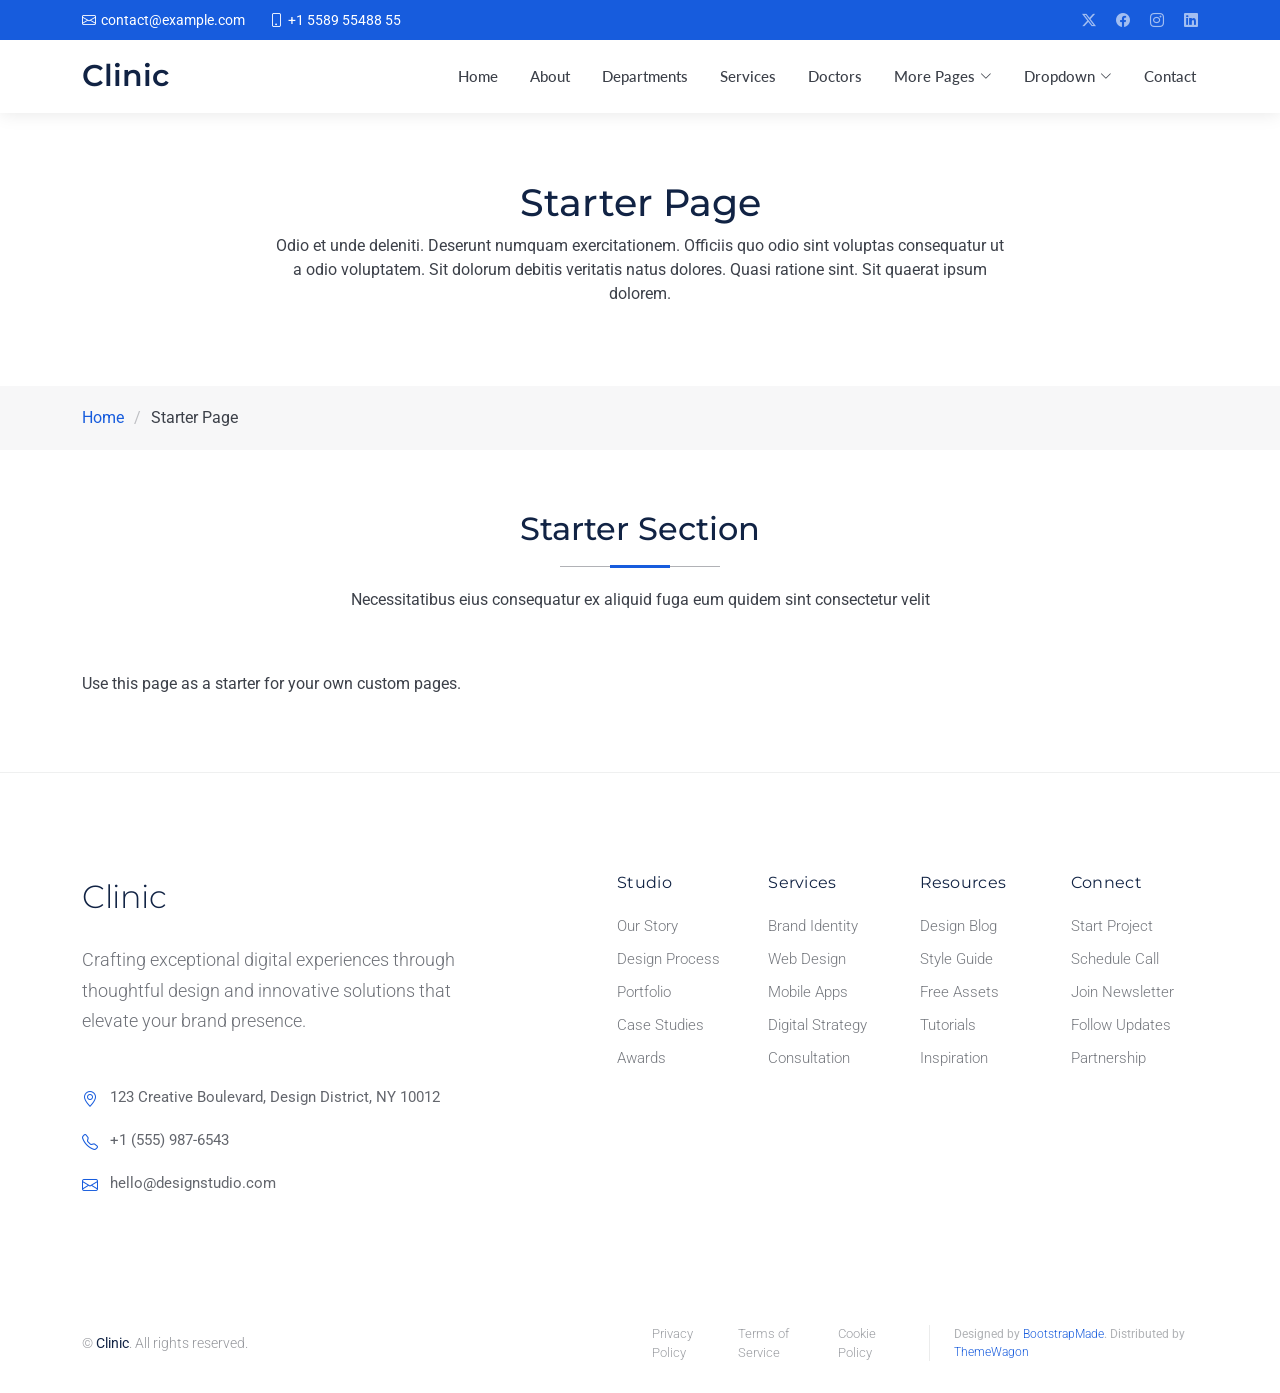
<file: starter-page.html>
<!DOCTYPE html>
<html lang="en">

<head>
  <meta charset="utf-8">
  <meta content="width=device-width, initial-scale=1.0" name="viewport">
  <title>Starter Page - Clinic Bootstrap Template</title>
  <meta name="description" content="">
  <meta name="keywords" content="">

  <!-- Favicons -->
  <link href="assets/img/favicon.png" rel="icon">
  <link href="assets/img/apple-touch-icon.png" rel="apple-touch-icon">

  <!-- Fonts -->
  <link href="https://fonts.googleapis.com" rel="preconnect">
  <link href="https://fonts.gstatic.com" rel="preconnect" crossorigin>
  <link
    href="https://fonts.googleapis.com/css2?family=Roboto:ital,wght@0,100;0,300;0,400;0,500;0,700;0,900;1,100;1,300;1,400;1,500;1,700;1,900&family=Montserrat:ital,wght@0,100;0,200;0,300;0,400;0,500;0,600;0,700;0,800;0,900;1,100;1,200;1,300;1,400;1,500;1,600;1,700;1,800;1,900&family=Lato:ital,wght@0,100;0,300;0,400;0,700;0,900;1,100;1,300;1,400;1,700;1,900&display=swap"
    rel="stylesheet">

  <!-- Vendor CSS Files -->
  <link href="assets/vendor/bootstrap/css/bootstrap.min.css" rel="stylesheet">
  <link href="assets/vendor/bootstrap-icons/bootstrap-icons.css" rel="stylesheet">
  <link href="assets/vendor/aos/aos.css" rel="stylesheet">
  <link href="assets/vendor/glightbox/css/glightbox.min.css" rel="stylesheet">
  <link href="assets/vendor/fontawesome-free/css/all.min.css" rel="stylesheet">
  <link href="assets/vendor/swiper/swiper-bundle.min.css" rel="stylesheet">

  <!-- Main CSS File -->
  <link href="assets/css/main.css" rel="stylesheet">

  <!-- =======================================================
  * Template Name: Clinic
  * Template URL: https://bootstrapmade.com/clinic-bootstrap-template/
  * Updated: Jul 23 2025 with Bootstrap v5.3.7
  * Author: BootstrapMade.com
  * License: https://bootstrapmade.com/license/
  ======================================================== -->
</head>

<body class="starter-page-page">

  <header id="header" class="header fixed-top">

    <div class="topbar d-flex align-items-center dark-background">
      <div class="container d-flex justify-content-center justify-content-md-between">
        <div class="contact-info d-flex align-items-center">
          <i class="bi bi-envelope d-flex align-items-center"><a
              href="mailto:contact@example.com">contact@example.com</a></i>
          <i class="bi bi-phone d-flex align-items-center ms-4"><span>+1 5589 55488 55</span></i>
        </div>
        <div class="social-links d-none d-md-flex align-items-center">
          <a href="#!" class="twitter"><i class="bi bi-twitter-x"></i></a>
          <a href="#!" class="facebook"><i class="bi bi-facebook"></i></a>
          <a href="#!" class="instagram"><i class="bi bi-instagram"></i></a>
          <a href="#!" class="linkedin"><i class="bi bi-linkedin"></i></a>
        </div>
      </div>
    </div><!-- End Top Bar -->

    <div class="branding d-flex align-items-cente">

      <div class="container position-relative d-flex align-items-center justify-content-between">
        <a href="index.html" class="logo d-flex align-items-center">
          <!-- Uncomment the line below if you also wish to use an image logo -->
          <!-- <img src="assets/img/logo.webp" alt=""> -->
          <h1 class="sitename">Clinic</h1>
        </a>

        <nav id="navmenu" class="navmenu">
          <ul>
            <li><a href="index.html">Home</a></li>
            <li><a href="about.html">About</a></li>
            <li><a href="departments.html">Departments</a></li>
            <li><a href="services.html">Services</a></li>
            <li><a href="doctors.html">Doctors</a></li>
            <li class="dropdown"><a href="#"><span>More Pages</span> <i
                  class="bi bi-chevron-down toggle-dropdown"></i></a>
              <ul>
                <li><a href="department-details.html">Department Details</a></li>
                <li><a href="service-details.html">Service Details</a></li>
                <li><a href="appointment.html">Appointment</a></li>
                <li><a href="testimonials.html">Testimonials</a></li>
                <li><a href="faq.html">Frequently Asked Questions</a></li>
                <li><a href="gallery.html">Gallery</a></li>
                <li><a href="terms.html">Terms</a></li>
                <li><a href="privacy.html">Privacy</a></li>
                <li><a href="404.html">404</a></li>
              </ul>
            </li>
            <li class="dropdown"><a href="#"><span>Dropdown</span> <i
                  class="bi bi-chevron-down toggle-dropdown"></i></a>
              <ul>
                <li><a href="#">Dropdown 1</a></li>
                <li class="dropdown"><a href="#"><span>Deep Dropdown</span> <i
                      class="bi bi-chevron-down toggle-dropdown"></i></a>
                  <ul>
                    <li><a href="#">Deep Dropdown 1</a></li>
                    <li><a href="#">Deep Dropdown 2</a></li>
                    <li><a href="#">Deep Dropdown 3</a></li>
                    <li><a href="#">Deep Dropdown 4</a></li>
                    <li><a href="#">Deep Dropdown 5</a></li>
                  </ul>
                </li>
                <li><a href="#">Dropdown 2</a></li>
                <li><a href="#">Dropdown 3</a></li>
                <li><a href="#">Dropdown 4</a></li>
              </ul>
            </li>
            <li><a href="contact.html">Contact</a></li>
          </ul>
          <i class="mobile-nav-toggle d-xl-none bi bi-list"></i>
        </nav>

      </div>

    </div>

  </header>

  <main class="main">

    <!-- Page Title -->
    <div class="page-title">
      <div class="heading">
        <div class="container">
          <div class="row d-flex justify-content-center text-center">
            <div class="col-lg-8">
              <h1 class="heading-title">Starter Page</h1>
              <p class="mb-0">
                Odio et unde deleniti. Deserunt numquam exercitationem. Officiis quo
                odio sint voluptas consequatur ut a odio voluptatem. Sit dolorum
                debitis veritatis natus dolores. Quasi ratione sint. Sit quaerat
                ipsum dolorem.
              </p>
            </div>
          </div>
        </div>
      </div>
      <nav class="breadcrumbs">
        <div class="container">
          <ol>
            <li><a href="index.html">Home</a></li>
            <li class="current">Starter Page</li>
          </ol>
        </div>
      </nav>
    </div><!-- End Page Title -->

    <!-- Starter Section Section -->
    <section id="starter-section" class="starter-section section">

      <!-- Section Title -->
      <div class="container section-title" data-aos="fade-up">
        <h2>Starter Section</h2>
        <p>Necessitatibus eius consequatur ex aliquid fuga eum quidem sint consectetur velit</p>
      </div><!-- End Section Title -->

      <div class="container" data-aos="fade-up">
        <p>Use this page as a starter for your own custom pages.</p>
      </div>

    </section><!-- /Starter Section Section -->

  </main>

  <footer id="footer" class="footer-16 footer position-relative">

    <div class="container">

      <div class="footer-main" data-aos="fade-up" data-aos-delay="100">
        <div class="row align-items-start">

          <div class="col-lg-5">
            <div class="brand-section">
              <a href="index.html" class="logo d-flex align-items-center mb-4">
                <span class="sitename">Clinic</span>
              </a>
              <p class="brand-description">Crafting exceptional digital experiences through thoughtful design and
                innovative solutions that elevate your brand presence.</p>

              <div class="contact-info mt-5">
                <div class="contact-item">
                  <i class="bi bi-geo-alt"></i>
                  <span>123 Creative Boulevard, Design District, NY 10012</span>
                </div>
                <div class="contact-item">
                  <i class="bi bi-telephone"></i>
                  <span>+1 (555) 987-6543</span>
                </div>
                <div class="contact-item">
                  <i class="bi bi-envelope"></i>
                  <span>hello@designstudio.com</span>
                </div>
              </div>
            </div>
          </div>

          <div class="col-lg-7">
            <div class="footer-nav-wrapper">
              <div class="row">

                <div class="col-6 col-lg-3">
                  <div class="nav-column">
                    <h6>Studio</h6>
                    <nav class="footer-nav">
                      <a href="#!">Our Story</a>
                      <a href="#!">Design Process</a>
                      <a href="#!">Portfolio</a>
                      <a href="#!">Case Studies</a>
                      <a href="#!">Awards</a>
                    </nav>
                  </div>
                </div>

                <div class="col-6 col-lg-3">
                  <div class="nav-column">
                    <h6>Services</h6>
                    <nav class="footer-nav">
                      <a href="#!">Brand Identity</a>
                      <a href="#!">Web Design</a>
                      <a href="#!">Mobile Apps</a>
                      <a href="#!">Digital Strategy</a>
                      <a href="#!">Consultation</a>
                    </nav>
                  </div>
                </div>

                <div class="col-6 col-lg-3">
                  <div class="nav-column">
                    <h6>Resources</h6>
                    <nav class="footer-nav">
                      <a href="#!">Design Blog</a>
                      <a href="#!">Style Guide</a>
                      <a href="#!">Free Assets</a>
                      <a href="#!">Tutorials</a>
                      <a href="#!">Inspiration</a>
                    </nav>
                  </div>
                </div>

                <div class="col-6 col-lg-3">
                  <div class="nav-column">
                    <h6>Connect</h6>
                    <nav class="footer-nav">
                      <a href="#!">Start Project</a>
                      <a href="#!">Schedule Call</a>
                      <a href="#!">Join Newsletter</a>
                      <a href="#!">Follow Updates</a>
                      <a href="#!">Partnership</a>
                    </nav>
                  </div>
                </div>

              </div>
            </div>
          </div>

        </div>
      </div>

    </div>

    <div class="footer-bottom">
      <div class="container">
        <div class="bottom-content" data-aos="fade-up" data-aos-delay="300">
          <div class="row align-items-center">

            <div class="col-lg-6">
              <div class="copyright">
                <p>© <span class="sitename">Clinic</span>. All rights reserved.</p>
              </div>
            </div>

            <div class="col-lg-6">
              <div class="legal-links">
                <a href="#!">Privacy Policy</a>
                <a href="#!">Terms of Service</a>
                <a href="#!">Cookie Policy</a>
                <div class="credits">
                  <!-- All the links in the footer should remain intact. -->
                  <!-- You can delete the links only if you've purchased the pro version. -->
                  <!-- Licensing information: https://bootstrapmade.com/license/ -->
                  <!-- Purchase the pro version with working PHP/AJAX contact form: [buy-url] -->
                  Designed by <a href="https://bootstrapmade.com/">BootstrapMade</a>. Distributed by <a
                    href="https://themewagon.com" target="_blank">ThemeWagon</a>
                </div>
              </div>
            </div>

          </div>
        </div>
      </div>
    </div>

  </footer>

  <!-- Scroll Top -->
  <a href="#!" id="scroll-top" class="scroll-top d-flex align-items-center justify-content-center"><i
      class="bi bi-arrow-up-short"></i></a>

  <!-- Preloader -->
  <div id="preloader"></div>

  <!-- Vendor JS Files -->
  <script src="assets/vendor/bootstrap/js/bootstrap.bundle.min.js"></script>
  <script src="assets/vendor/php-email-form/validate.js"></script>
  <script src="assets/vendor/aos/aos.js"></script>
  <script src="assets/vendor/glightbox/js/glightbox.min.js"></script>
  <script src="assets/vendor/purecounter/purecounter_vanilla.js"></script>
  <script src="assets/vendor/swiper/swiper-bundle.min.js"></script>

  <!-- Main JS File -->
  <script src="assets/js/main.js"></script>

</body>

</html>
</file>
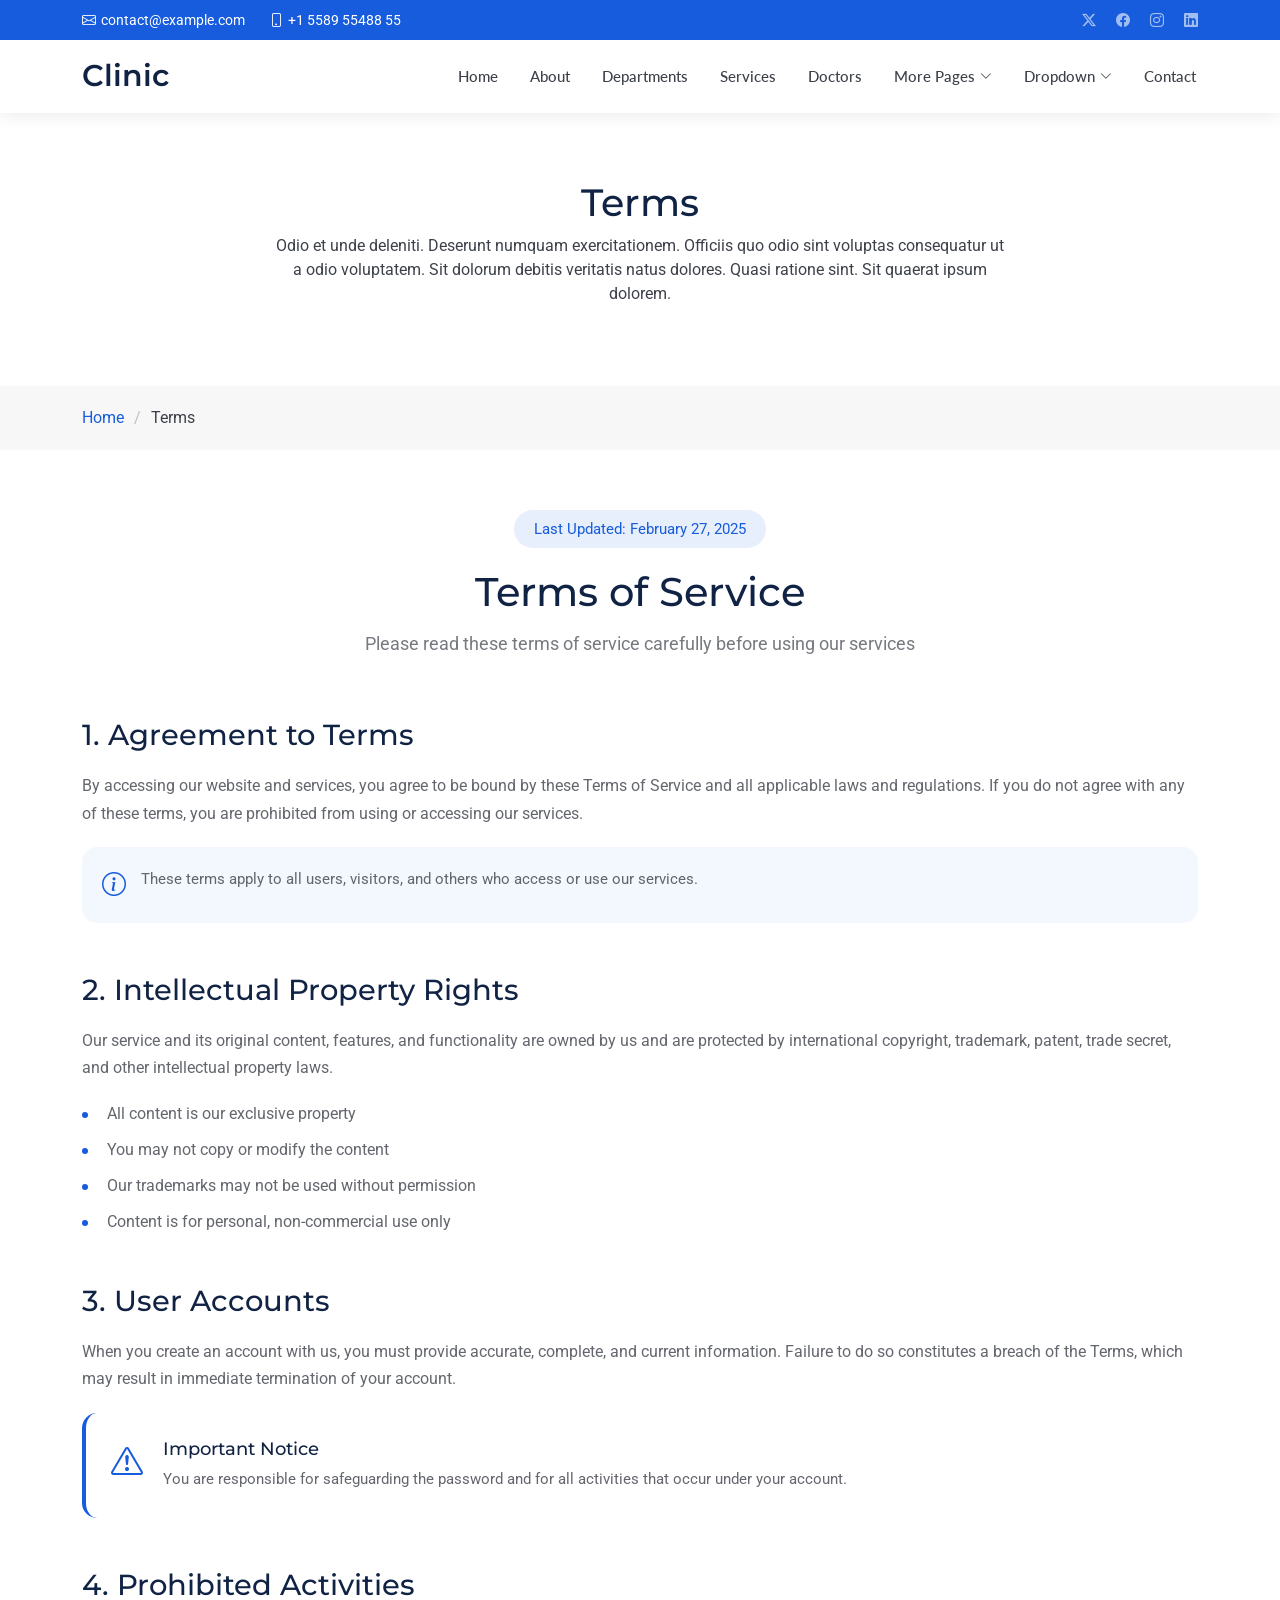
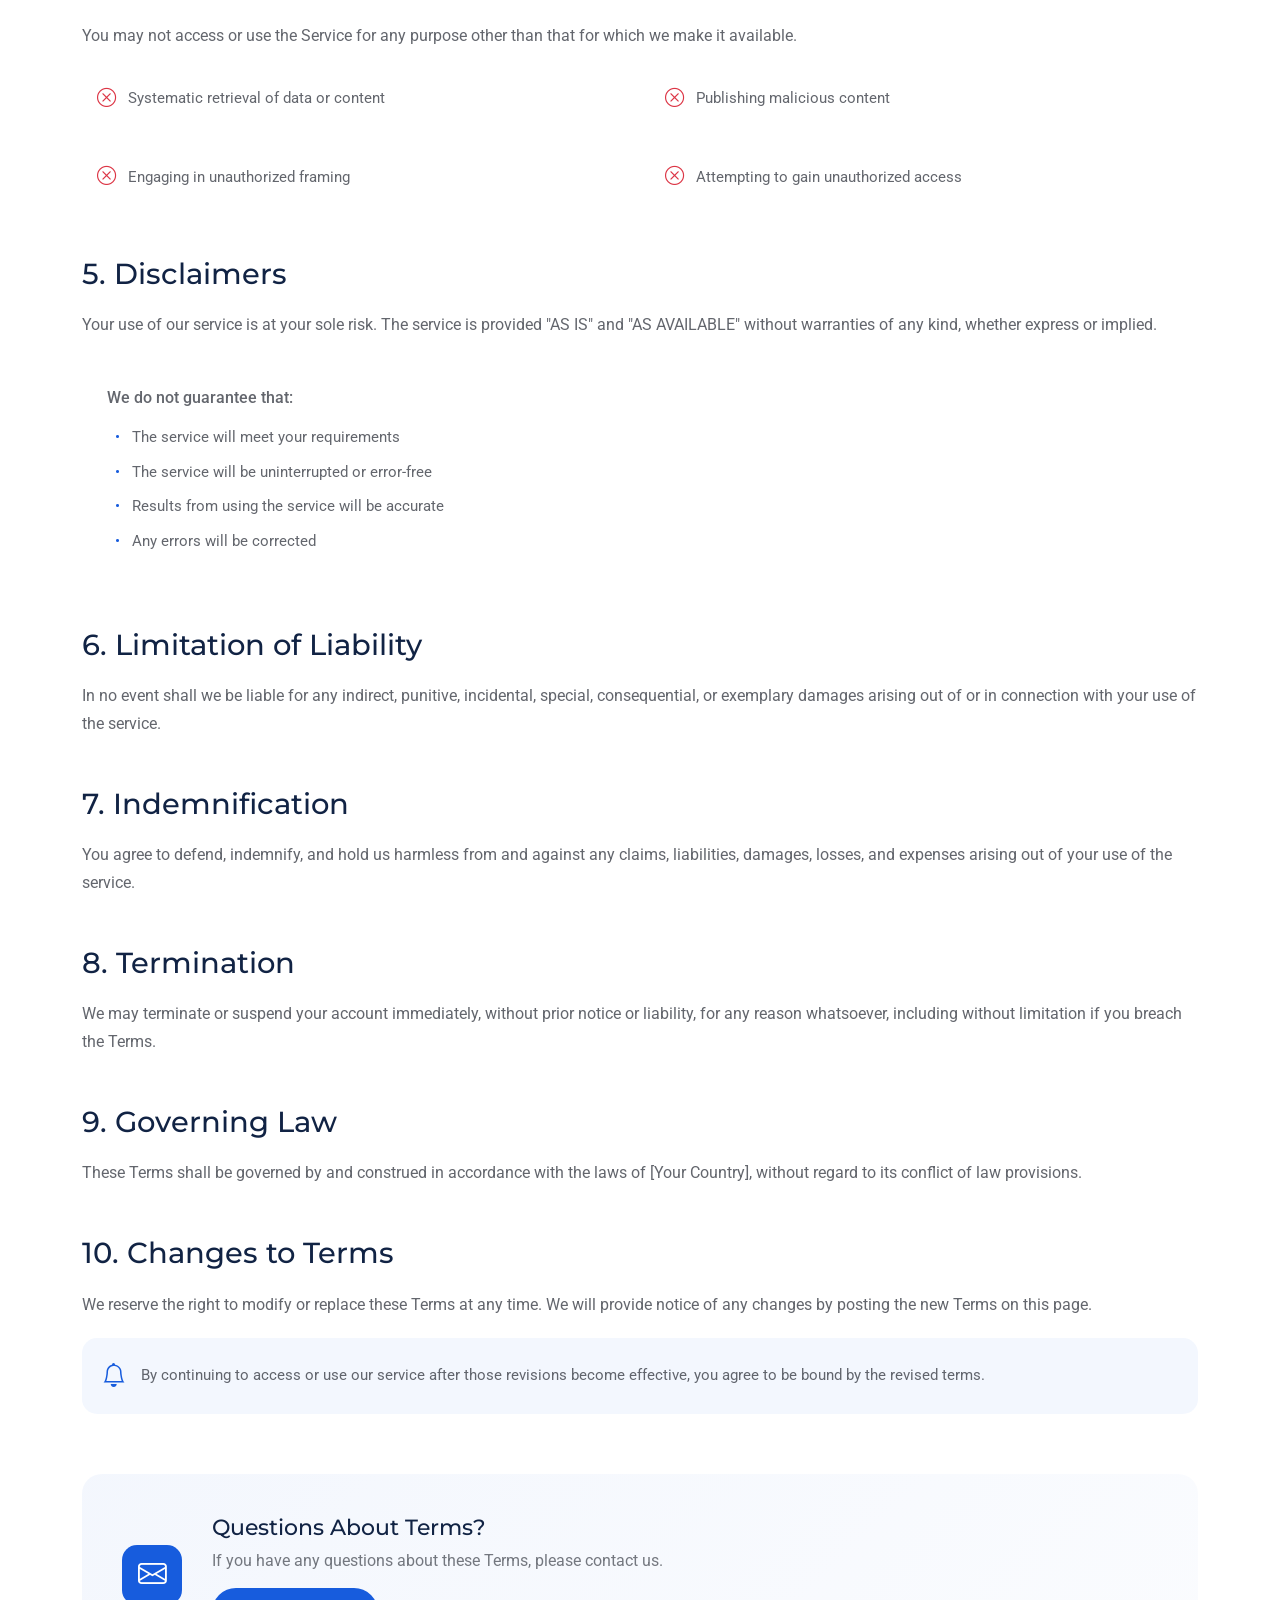
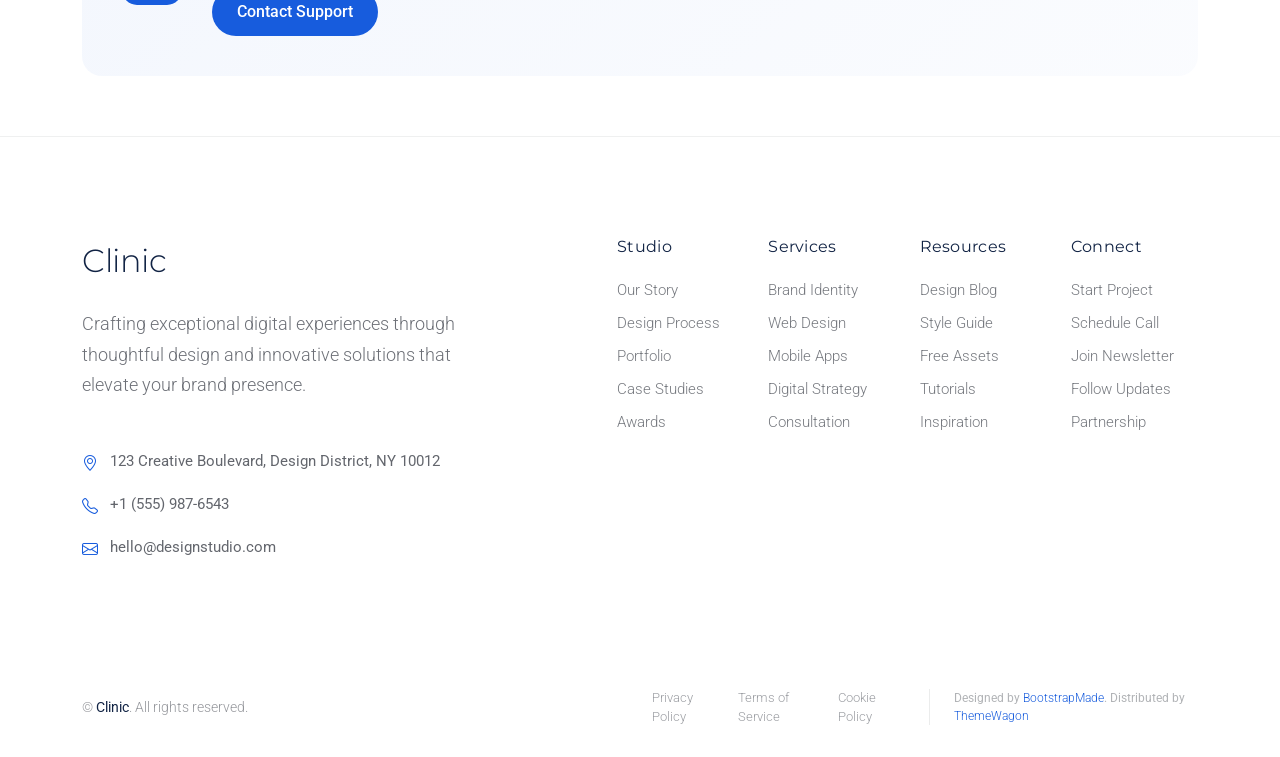
<file: terms.html>
<!DOCTYPE html>
<html lang="en">

<head>
  <meta charset="utf-8">
  <meta content="width=device-width, initial-scale=1.0" name="viewport">
  <title>Terms - Clinic Bootstrap Template</title>
  <meta name="description" content="">
  <meta name="keywords" content="">

  <!-- Favicons -->
  <link href="assets/img/favicon.png" rel="icon">
  <link href="assets/img/apple-touch-icon.png" rel="apple-touch-icon">

  <!-- Fonts -->
  <link href="https://fonts.googleapis.com" rel="preconnect">
  <link href="https://fonts.gstatic.com" rel="preconnect" crossorigin>
  <link
    href="https://fonts.googleapis.com/css2?family=Roboto:ital,wght@0,100;0,300;0,400;0,500;0,700;0,900;1,100;1,300;1,400;1,500;1,700;1,900&family=Montserrat:ital,wght@0,100;0,200;0,300;0,400;0,500;0,600;0,700;0,800;0,900;1,100;1,200;1,300;1,400;1,500;1,600;1,700;1,800;1,900&family=Lato:ital,wght@0,100;0,300;0,400;0,700;0,900;1,100;1,300;1,400;1,700;1,900&display=swap"
    rel="stylesheet">

  <!-- Vendor CSS Files -->
  <link href="assets/vendor/bootstrap/css/bootstrap.min.css" rel="stylesheet">
  <link href="assets/vendor/bootstrap-icons/bootstrap-icons.css" rel="stylesheet">
  <link href="assets/vendor/aos/aos.css" rel="stylesheet">
  <link href="assets/vendor/glightbox/css/glightbox.min.css" rel="stylesheet">
  <link href="assets/vendor/fontawesome-free/css/all.min.css" rel="stylesheet">
  <link href="assets/vendor/swiper/swiper-bundle.min.css" rel="stylesheet">

  <!-- Main CSS File -->
  <link href="assets/css/main.css" rel="stylesheet">

  <!-- =======================================================
  * Template Name: Clinic
  * Template URL: https://bootstrapmade.com/clinic-bootstrap-template/
  * Updated: Jul 23 2025 with Bootstrap v5.3.7
  * Author: BootstrapMade.com
  * License: https://bootstrapmade.com/license/
  ======================================================== -->
</head>

<body class="terms-page">

  <header id="header" class="header fixed-top">

    <div class="topbar d-flex align-items-center dark-background">
      <div class="container d-flex justify-content-center justify-content-md-between">
        <div class="contact-info d-flex align-items-center">
          <i class="bi bi-envelope d-flex align-items-center"><a
              href="mailto:contact@example.com">contact@example.com</a></i>
          <i class="bi bi-phone d-flex align-items-center ms-4"><span>+1 5589 55488 55</span></i>
        </div>
        <div class="social-links d-none d-md-flex align-items-center">
          <a href="#!" class="twitter"><i class="bi bi-twitter-x"></i></a>
          <a href="#!" class="facebook"><i class="bi bi-facebook"></i></a>
          <a href="#!" class="instagram"><i class="bi bi-instagram"></i></a>
          <a href="#!" class="linkedin"><i class="bi bi-linkedin"></i></a>
        </div>
      </div>
    </div><!-- End Top Bar -->

    <div class="branding d-flex align-items-cente">

      <div class="container position-relative d-flex align-items-center justify-content-between">
        <a href="index.html" class="logo d-flex align-items-center">
          <!-- Uncomment the line below if you also wish to use an image logo -->
          <!-- <img src="assets/img/logo.webp" alt=""> -->
          <h1 class="sitename">Clinic</h1>
        </a>

        <nav id="navmenu" class="navmenu">
          <ul>
            <li><a href="index.html">Home</a></li>
            <li><a href="about.html">About</a></li>
            <li><a href="departments.html">Departments</a></li>
            <li><a href="services.html">Services</a></li>
            <li><a href="doctors.html">Doctors</a></li>
            <li class="dropdown"><a href="#"><span>More Pages</span> <i
                  class="bi bi-chevron-down toggle-dropdown"></i></a>
              <ul>
                <li><a href="department-details.html">Department Details</a></li>
                <li><a href="service-details.html">Service Details</a></li>
                <li><a href="appointment.html">Appointment</a></li>
                <li><a href="testimonials.html">Testimonials</a></li>
                <li><a href="faq.html">Frequently Asked Questions</a></li>
                <li><a href="gallery.html">Gallery</a></li>
                <li><a href="terms.html" class="active">Terms</a></li>
                <li><a href="privacy.html">Privacy</a></li>
                <li><a href="404.html">404</a></li>
              </ul>
            </li>
            <li class="dropdown"><a href="#"><span>Dropdown</span> <i
                  class="bi bi-chevron-down toggle-dropdown"></i></a>
              <ul>
                <li><a href="#">Dropdown 1</a></li>
                <li class="dropdown"><a href="#"><span>Deep Dropdown</span> <i
                      class="bi bi-chevron-down toggle-dropdown"></i></a>
                  <ul>
                    <li><a href="#">Deep Dropdown 1</a></li>
                    <li><a href="#">Deep Dropdown 2</a></li>
                    <li><a href="#">Deep Dropdown 3</a></li>
                    <li><a href="#">Deep Dropdown 4</a></li>
                    <li><a href="#">Deep Dropdown 5</a></li>
                  </ul>
                </li>
                <li><a href="#">Dropdown 2</a></li>
                <li><a href="#">Dropdown 3</a></li>
                <li><a href="#">Dropdown 4</a></li>
              </ul>
            </li>
            <li><a href="contact.html">Contact</a></li>
          </ul>
          <i class="mobile-nav-toggle d-xl-none bi bi-list"></i>
        </nav>

      </div>

    </div>

  </header>

  <main class="main">

    <!-- Page Title -->
    <div class="page-title">
      <div class="heading">
        <div class="container">
          <div class="row d-flex justify-content-center text-center">
            <div class="col-lg-8">
              <h1 class="heading-title">Terms</h1>
              <p class="mb-0">
                Odio et unde deleniti. Deserunt numquam exercitationem. Officiis quo
                odio sint voluptas consequatur ut a odio voluptatem. Sit dolorum
                debitis veritatis natus dolores. Quasi ratione sint. Sit quaerat
                ipsum dolorem.
              </p>
            </div>
          </div>
        </div>
      </div>
      <nav class="breadcrumbs">
        <div class="container">
          <ol>
            <li><a href="index.html">Home</a></li>
            <li class="current">Terms</li>
          </ol>
        </div>
      </nav>
    </div><!-- End Page Title -->

    <!-- Terms Of Service Section -->
    <section id="terms-of-service" class="terms-of-service section">

      <div class="container" data-aos="fade-up">
        <!-- Page Header -->
        <div class="tos-header text-center" data-aos="fade-up">
          <span class="last-updated">Last Updated: February 27, 2025</span>
          <h2>Terms of Service</h2>
          <p>Please read these terms of service carefully before using our services</p>
        </div>

        <!-- Content -->
        <div class="tos-content" data-aos="fade-up" data-aos-delay="200">
          <!-- Agreement Section -->
          <div id="agreement" class="content-section">
            <h3>1. Agreement to Terms</h3>
            <p>By accessing our website and services, you agree to be bound by these Terms of Service and all applicable
              laws and regulations. If you do not agree with any of these terms, you are prohibited from using or
              accessing our services.</p>
            <div class="info-box">
              <i class="bi bi-info-circle"></i>
              <p>These terms apply to all users, visitors, and others who access or use our services.</p>
            </div>
          </div>

          <!-- Intellectual Property -->
          <div id="intellectual-property" class="content-section">
            <h3>2. Intellectual Property Rights</h3>
            <p>Our service and its original content, features, and functionality are owned by us and are protected by
              international copyright, trademark, patent, trade secret, and other intellectual property laws.</p>
            <ul class="list-items">
              <li>All content is our exclusive property</li>
              <li>You may not copy or modify the content</li>
              <li>Our trademarks may not be used without permission</li>
              <li>Content is for personal, non-commercial use only</li>
            </ul>
          </div>

          <!-- User Accounts -->
          <div id="user-accounts" class="content-section">
            <h3>3. User Accounts</h3>
            <p>When you create an account with us, you must provide accurate, complete, and current information. Failure
              to do so constitutes a breach of the Terms, which may result in immediate termination of your account.</p>
            <div class="alert-box">
              <i class="bi bi-exclamation-triangle"></i>
              <div class="alert-content">
                <h5>Important Notice</h5>
                <p>You are responsible for safeguarding the password and for all activities that occur under your
                  account.</p>
              </div>
            </div>
          </div>

          <!-- Prohibited Activities -->
          <div id="prohibited" class="content-section">
            <h3>4. Prohibited Activities</h3>
            <p>You may not access or use the Service for any purpose other than that for which we make it available.</p>
            <div class="prohibited-list">
              <div class="prohibited-item">
                <i class="bi bi-x-circle"></i>
                <span>Systematic retrieval of data or content</span>
              </div>
              <div class="prohibited-item">
                <i class="bi bi-x-circle"></i>
                <span>Publishing malicious content</span>
              </div>
              <div class="prohibited-item">
                <i class="bi bi-x-circle"></i>
                <span>Engaging in unauthorized framing</span>
              </div>
              <div class="prohibited-item">
                <i class="bi bi-x-circle"></i>
                <span>Attempting to gain unauthorized access</span>
              </div>
            </div>
          </div>

          <!-- Disclaimers -->
          <div id="disclaimer" class="content-section">
            <h3>5. Disclaimers</h3>
            <p>Your use of our service is at your sole risk. The service is provided "AS IS" and "AS AVAILABLE" without
              warranties of any kind, whether express or implied.</p>
            <div class="disclaimer-box">
              <p>We do not guarantee that:</p>
              <ul>
                <li>The service will meet your requirements</li>
                <li>The service will be uninterrupted or error-free</li>
                <li>Results from using the service will be accurate</li>
                <li>Any errors will be corrected</li>
              </ul>
            </div>
          </div>

          <!-- Limitation of Liability -->
          <div id="limitation" class="content-section">
            <h3>6. Limitation of Liability</h3>
            <p>In no event shall we be liable for any indirect, punitive, incidental, special, consequential, or
              exemplary damages arising out of or in connection with your use of the service.</p>
          </div>

          <!-- Indemnification -->
          <div id="indemnification" class="content-section">
            <h3>7. Indemnification</h3>
            <p>You agree to defend, indemnify, and hold us harmless from and against any claims, liabilities, damages,
              losses, and expenses arising out of your use of the service.</p>
          </div>

          <!-- Termination -->
          <div id="termination" class="content-section">
            <h3>8. Termination</h3>
            <p>We may terminate or suspend your account immediately, without prior notice or liability, for any reason
              whatsoever, including without limitation if you breach the Terms.</p>
          </div>

          <!-- Governing Law -->
          <div id="governing-law" class="content-section">
            <h3>9. Governing Law</h3>
            <p>These Terms shall be governed by and construed in accordance with the laws of [Your Country], without
              regard to its conflict of law provisions.</p>
          </div>

          <!-- Changes -->
          <div id="changes" class="content-section">
            <h3>10. Changes to Terms</h3>
            <p>We reserve the right to modify or replace these Terms at any time. We will provide notice of any changes
              by posting the new Terms on this page.</p>
            <div class="notice-box">
              <i class="bi bi-bell"></i>
              <p>By continuing to access or use our service after those revisions become effective, you agree to be
                bound by the revised terms.</p>
            </div>
          </div>
        </div>

        <!-- Contact Section -->
        <div class="tos-contact" data-aos="fade-up" data-aos-delay="300">
          <div class="contact-box">
            <div class="contact-icon">
              <i class="bi bi-envelope"></i>
            </div>
            <div class="contact-content">
              <h4>Questions About Terms?</h4>
              <p>If you have any questions about these Terms, please contact us.</p>
              <a href="#!" class="contact-link">Contact Support</a>
            </div>
          </div>
        </div>
      </div>

    </section><!-- /Terms Of Service Section -->

  </main>

  <footer id="footer" class="footer-16 footer position-relative">

    <div class="container">

      <div class="footer-main" data-aos="fade-up" data-aos-delay="100">
        <div class="row align-items-start">

          <div class="col-lg-5">
            <div class="brand-section">
              <a href="index.html" class="logo d-flex align-items-center mb-4">
                <span class="sitename">Clinic</span>
              </a>
              <p class="brand-description">Crafting exceptional digital experiences through thoughtful design and
                innovative solutions that elevate your brand presence.</p>

              <div class="contact-info mt-5">
                <div class="contact-item">
                  <i class="bi bi-geo-alt"></i>
                  <span>123 Creative Boulevard, Design District, NY 10012</span>
                </div>
                <div class="contact-item">
                  <i class="bi bi-telephone"></i>
                  <span>+1 (555) 987-6543</span>
                </div>
                <div class="contact-item">
                  <i class="bi bi-envelope"></i>
                  <span>hello@designstudio.com</span>
                </div>
              </div>
            </div>
          </div>

          <div class="col-lg-7">
            <div class="footer-nav-wrapper">
              <div class="row">

                <div class="col-6 col-lg-3">
                  <div class="nav-column">
                    <h6>Studio</h6>
                    <nav class="footer-nav">
                      <a href="#!">Our Story</a>
                      <a href="#!">Design Process</a>
                      <a href="#!">Portfolio</a>
                      <a href="#!">Case Studies</a>
                      <a href="#!">Awards</a>
                    </nav>
                  </div>
                </div>

                <div class="col-6 col-lg-3">
                  <div class="nav-column">
                    <h6>Services</h6>
                    <nav class="footer-nav">
                      <a href="#!">Brand Identity</a>
                      <a href="#!">Web Design</a>
                      <a href="#!">Mobile Apps</a>
                      <a href="#!">Digital Strategy</a>
                      <a href="#!">Consultation</a>
                    </nav>
                  </div>
                </div>

                <div class="col-6 col-lg-3">
                  <div class="nav-column">
                    <h6>Resources</h6>
                    <nav class="footer-nav">
                      <a href="#!">Design Blog</a>
                      <a href="#!">Style Guide</a>
                      <a href="#!">Free Assets</a>
                      <a href="#!">Tutorials</a>
                      <a href="#!">Inspiration</a>
                    </nav>
                  </div>
                </div>

                <div class="col-6 col-lg-3">
                  <div class="nav-column">
                    <h6>Connect</h6>
                    <nav class="footer-nav">
                      <a href="#!">Start Project</a>
                      <a href="#!">Schedule Call</a>
                      <a href="#!">Join Newsletter</a>
                      <a href="#!">Follow Updates</a>
                      <a href="#!">Partnership</a>
                    </nav>
                  </div>
                </div>

              </div>
            </div>
          </div>

        </div>
      </div>

    </div>

    <div class="footer-bottom">
      <div class="container">
        <div class="bottom-content" data-aos="fade-up" data-aos-delay="300">
          <div class="row align-items-center">

            <div class="col-lg-6">
              <div class="copyright">
                <p>© <span class="sitename">Clinic</span>. All rights reserved.</p>
              </div>
            </div>

            <div class="col-lg-6">
              <div class="legal-links">
                <a href="#!">Privacy Policy</a>
                <a href="#!">Terms of Service</a>
                <a href="#!">Cookie Policy</a>
                <div class="credits">
                  <!-- All the links in the footer should remain intact. -->
                  <!-- You can delete the links only if you've purchased the pro version. -->
                  <!-- Licensing information: https://bootstrapmade.com/license/ -->
                  <!-- Purchase the pro version with working PHP/AJAX contact form: [buy-url] -->
                  Designed by <a href="https://bootstrapmade.com/">BootstrapMade</a>. Distributed by <a
                    href="https://themewagon.com" target="_blank">ThemeWagon</a>
                </div>
              </div>
            </div>

          </div>
        </div>
      </div>
    </div>

  </footer>

  <!-- Scroll Top -->
  <a href="#!" id="scroll-top" class="scroll-top d-flex align-items-center justify-content-center"><i
      class="bi bi-arrow-up-short"></i></a>

  <!-- Preloader -->
  <div id="preloader"></div>

  <!-- Vendor JS Files -->
  <script src="assets/vendor/bootstrap/js/bootstrap.bundle.min.js"></script>
  <script src="assets/vendor/php-email-form/validate.js"></script>
  <script src="assets/vendor/aos/aos.js"></script>
  <script src="assets/vendor/glightbox/js/glightbox.min.js"></script>
  <script src="assets/vendor/purecounter/purecounter_vanilla.js"></script>
  <script src="assets/vendor/swiper/swiper-bundle.min.js"></script>

  <!-- Main JS File -->
  <script src="assets/js/main.js"></script>

</body>

</html>
</file>
<file: assets/css/main.css>
/**
* Template Name: Clinic
* Template URL: https://bootstrapmade.com/clinic-bootstrap-template/
* Updated: Jul 23 2025 with Bootstrap v5.3.7
* Author: BootstrapMade.com
* License: https://bootstrapmade.com/license/
*/

@charset "UTF-8";

/*--------------------------------------------------------------
# Font & Color Variables
# Help: https://bootstrapmade.com/color-system/
--------------------------------------------------------------*/
/* Fonts */
:root {
  --default-font: "Roboto",  system-ui, -apple-system, "Segoe UI", Roboto, "Helvetica Neue", Arial, "Noto Sans", "Liberation Sans", sans-serif, "Apple Color Emoji", "Segoe UI Emoji", "Segoe UI Symbol", "Noto Color Emoji";
  --heading-font: "Montserrat",  sans-serif;
  --nav-font: "Lato",  sans-serif;
}

/* Global Colors - The following color variables are used throughout the website. Updating them here will change the color scheme of the entire website */
:root { 
  --background-color: #ffffff; /* Background color for the entire website, including individual sections */
  --default-color: #3c4049; /* Default color used for the majority of the text content across the entire website */
  --heading-color: #112344; /* Color for headings, subheadings and title throughout the website */
  --accent-color: #175cdd; /* Accent color that represents your brand on the website. It's used for buttons, links, and other elements that need to stand out */
  --surface-color: #ffffff; /* The surface color is used as a background of boxed elements within sections, such as cards, icon boxes, or other elements that require a visual separation from the global background. */
  --contrast-color: #ffffff; /* Contrast color for text, ensuring readability against backgrounds of accent, heading, or default colors. */
}

/* Nav Menu Colors - The following color variables are used specifically for the navigation menu. They are separate from the global colors to allow for more customization options */
:root {
  --nav-color: #3c4049;  /* The default color of the main navmenu links */
  --nav-hover-color: #175cdd; /* Applied to main navmenu links when they are hovered over or active */
  --nav-mobile-background-color: #ffffff; /* Used as the background color for mobile navigation menu */
  --nav-dropdown-background-color: #ffffff; /* Used as the background color for dropdown items that appear when hovering over primary navigation items */
  --nav-dropdown-color: #3c4049; /* Used for navigation links of the dropdown items in the navigation menu. */
  --nav-dropdown-hover-color: #175cdd; /* Similar to --nav-hover-color, this color is applied to dropdown navigation links when they are hovered over. */
}

/* Color Presets - These classes override global colors when applied to any section or element, providing reuse of the sam color scheme. */

.light-background {
  --background-color: #f4f8ff;
  --surface-color: #ffffff;
}

.dark-background {
  --background-color: #021418;
  --default-color: #ffffff;
  --heading-color: #ffffff;
  --surface-color: #11262a;
  --contrast-color: #ffffff;
}

/* Smooth scroll */
:root {
  scroll-behavior: smooth;
}

/*--------------------------------------------------------------
# General Styling & Shared Classes
--------------------------------------------------------------*/
body {
  color: var(--default-color);
  background-color: var(--background-color);
  font-family: var(--default-font);
}

a {
  color: var(--accent-color);
  text-decoration: none;
  transition: 0.3s;
}

a:hover {
  color: color-mix(in srgb, var(--accent-color), transparent 25%);
  text-decoration: none;
}

h1,
h2,
h3,
h4,
h5,
h6 {
  color: var(--heading-color);
  font-family: var(--heading-font);
}

/* PHP Email Form Messages
------------------------------*/
.php-email-form .error-message {
  display: none;
  background: #df1529;
  color: #ffffff;
  text-align: left;
  padding: 15px;
  margin-bottom: 24px;
  font-weight: 600;
}

.php-email-form .sent-message {
  display: none;
  color: #ffffff;
  background: #059652;
  text-align: center;
  padding: 15px;
  margin-bottom: 24px;
  font-weight: 600;
}

.php-email-form .loading {
  display: none;
  background: var(--surface-color);
  text-align: center;
  padding: 15px;
  margin-bottom: 24px;
}

.php-email-form .loading:before {
  content: "";
  display: inline-block;
  border-radius: 50%;
  width: 24px;
  height: 24px;
  margin: 0 10px -6px 0;
  border: 3px solid var(--accent-color);
  border-top-color: var(--surface-color);
  animation: php-email-form-loading 1s linear infinite;
}

@keyframes php-email-form-loading {
  0% {
    transform: rotate(0deg);
  }

  100% {
    transform: rotate(360deg);
  }
}

/*--------------------------------------------------------------
# Global Header
--------------------------------------------------------------*/
.header {
  --background-color: rgba(255, 255, 255, 0);
  color: var(--default-color);
  transition: all 0.5s;
  z-index: 997;
  background-color: var(--background-color);
  box-shadow: 0px 0 18px rgba(0, 0, 0, 0.1);
}

.header .topbar {
  background-color: var(--accent-color);
  height: 40px;
  padding: 0;
  font-size: 14px;
  transition: all 0.5s;
}

.header .topbar .contact-info i {
  font-style: normal;
  color: var(--contrast-color);
}

.header .topbar .contact-info i a,
.header .topbar .contact-info i span {
  padding-left: 5px;
  color: var(--contrast-color);
}

@media (max-width: 575px) {

  .header .topbar .contact-info i a,
  .header .topbar .contact-info i span {
    font-size: 13px;
  }
}

.header .topbar .contact-info i a {
  line-height: 0;
  transition: 0.3s;
}

.header .topbar .contact-info i a:hover {
  color: var(--contrast-color);
  text-decoration: underline;
}

.header .topbar .social-links a {
  color: color-mix(in srgb, var(--contrast-color), transparent 40%);
  line-height: 0;
  transition: 0.3s;
  margin-left: 20px;
}

.header .topbar .social-links a:hover {
  color: var(--contrast-color);
}

.header .branding {
  min-height: 60px;
  padding: 10px 0;
}

.header .logo {
  line-height: 1;
}

.header .logo img {
  max-height: 36px;
  margin-right: 8px;
}

.header .logo h1 {
  font-size: 30px;
  margin: 0;
  font-weight: 600;
  color: var(--heading-color);
}

.scrolled .header .topbar {
  height: 0;
  visibility: hidden;
  overflow: hidden;
}

/* Global Header on Scroll
------------------------------*/
.scrolled .header {
  --background-color: #ffffff;
}

/*--------------------------------------------------------------
# Navigation Menu
--------------------------------------------------------------*/
/* Desktop Navigation */
@media (min-width: 1200px) {
  .navmenu {
    padding: 0;
  }

  .navmenu ul {
    margin: 0;
    padding: 0;
    display: flex;
    list-style: none;
    align-items: center;
  }

  .navmenu li {
    position: relative;
  }

  .navmenu>ul>li {
    white-space: nowrap;
    padding: 15px 14px;
  }

  .navmenu>ul>li:last-child {
    padding-right: 0;
  }

  .navmenu a,
  .navmenu a:focus {
    color: var(--nav-color);
    font-size: 15px;
    padding: 0 2px;
    font-family: var(--nav-font);
    font-weight: 500;
    display: flex;
    align-items: center;
    justify-content: space-between;
    white-space: nowrap;
    transition: 0.3s;
    position: relative;
  }

  .navmenu a i,
  .navmenu a:focus i {
    font-size: 12px;
    line-height: 0;
    margin-left: 5px;
    transition: 0.3s;
  }

  .navmenu>ul>li>a:before {
    content: "";
    position: absolute;
    width: 100%;
    height: 2px;
    bottom: -6px;
    left: 0;
    background-color: var(--accent-color);
    visibility: hidden;
    width: 0px;
    transition: all 0.3s ease-in-out 0s;
  }

  .navmenu a:hover:before,
  .navmenu li:hover>a:before,
  .navmenu .active:before {
    visibility: visible;
    width: 100%;
  }

  .navmenu li:hover>a,
  .navmenu .active,
  .navmenu .active:focus {
    color: var(--nav-hover-color);
  }

  .navmenu .dropdown ul {
    margin: 0;
    padding: 10px 0;
    background: var(--nav-dropdown-background-color);
    display: block;
    position: absolute;
    visibility: hidden;
    left: 14px;
    top: 130%;
    opacity: 0;
    transition: 0.3s;
    border-radius: 4px;
    z-index: 99;
    box-shadow: 0px 0px 30px rgba(0, 0, 0, 0.1);
  }

  .navmenu .dropdown ul li {
    min-width: 200px;
  }

  .navmenu .dropdown ul a {
    padding: 10px 20px;
    font-size: 15px;
    text-transform: none;
    color: var(--nav-dropdown-color);
  }

  .navmenu .dropdown ul a i {
    font-size: 12px;
  }

  .navmenu .dropdown ul a:hover,
  .navmenu .dropdown ul .active:hover,
  .navmenu .dropdown ul li:hover>a {
    color: var(--nav-dropdown-hover-color);
  }

  .navmenu .dropdown:hover>ul {
    opacity: 1;
    top: 100%;
    visibility: visible;
  }

  .navmenu .dropdown .dropdown ul {
    top: 0;
    left: -90%;
    visibility: hidden;
  }

  .navmenu .dropdown .dropdown:hover>ul {
    opacity: 1;
    top: 0;
    left: -100%;
    visibility: visible;
  }
}

/* Mobile Navigation */
@media (max-width: 1199px) {
  .mobile-nav-toggle {
    color: var(--nav-color);
    font-size: 28px;
    line-height: 0;
    margin-right: 10px;
    cursor: pointer;
    transition: color 0.3s;
  }

  .navmenu {
    padding: 0;
    z-index: 9997;
  }

  .navmenu ul {
    display: none;
    list-style: none;
    position: absolute;
    inset: 60px 20px 20px 20px;
    padding: 10px 0;
    margin: 0;
    border-radius: 6px;
    background-color: var(--nav-mobile-background-color);
    border: 1px solid color-mix(in srgb, var(--default-color), transparent 90%);
    box-shadow: none;
    overflow-y: auto;
    transition: 0.3s;
    z-index: 9998;
  }

  .navmenu a,
  .navmenu a:focus {
    color: var(--nav-dropdown-color);
    padding: 10px 20px;
    font-family: var(--nav-font);
    font-size: 17px;
    font-weight: 500;
    display: flex;
    align-items: center;
    justify-content: space-between;
    white-space: nowrap;
    transition: 0.3s;
  }

  .navmenu a i,
  .navmenu a:focus i {
    font-size: 12px;
    line-height: 0;
    margin-left: 5px;
    width: 30px;
    height: 30px;
    display: flex;
    align-items: center;
    justify-content: center;
    border-radius: 50%;
    transition: 0.3s;
    background-color: color-mix(in srgb, var(--accent-color), transparent 90%);
  }

  .navmenu a i:hover,
  .navmenu a:focus i:hover {
    background-color: var(--accent-color);
    color: var(--contrast-color);
  }

  .navmenu a:hover,
  .navmenu .active,
  .navmenu .active:focus {
    color: var(--nav-dropdown-hover-color);
  }

  .navmenu .active i,
  .navmenu .active:focus i {
    background-color: var(--accent-color);
    color: var(--contrast-color);
    transform: rotate(180deg);
  }

  .navmenu .dropdown ul {
    position: static;
    display: none;
    z-index: 99;
    padding: 10px 0;
    margin: 10px 20px;
    background-color: var(--nav-dropdown-background-color);
    transition: all 0.5s ease-in-out;
  }

  .navmenu .dropdown ul ul {
    background-color: rgba(33, 37, 41, 0.1);
  }

  .navmenu .dropdown>.dropdown-active {
    display: block;
    background-color: rgba(33, 37, 41, 0.03);
  }

  .mobile-nav-active {
    overflow: hidden;
  }

  .mobile-nav-active .mobile-nav-toggle {
    color: #fff;
    position: absolute;
    font-size: 32px;
    top: 15px;
    right: 15px;
    margin-right: 0;
    z-index: 9999;
  }

  .mobile-nav-active .navmenu {
    position: fixed;
    overflow: hidden;
    inset: 0;
    background: rgba(33, 37, 41, 0.8);
    transition: 0.3s;
  }

  .mobile-nav-active .navmenu>ul {
    display: block;
  }
}

/*--------------------------------------------------------------
# Global Footer
--------------------------------------------------------------*/
.footer-16 {
  background: var(--background-color);
  color: var(--default-color);
  font-size: 15px;
  padding: 100px 0 0;
  border-top: 1px solid color-mix(in srgb, var(--default-color), transparent 92%);
}

.footer-16 .footer-main {
  margin-bottom: 80px;
}

.footer-16 .brand-section .logo {
  text-decoration: none;
}

.footer-16 .brand-section .logo .sitename {
  font-family: var(--heading-font);
  font-size: 32px;
  font-weight: 300;
  color: var(--heading-color);
  letter-spacing: -0.5px;
}

.footer-16 .brand-section .brand-description {
  font-size: 18px;
  line-height: 1.7;
  color: color-mix(in srgb, var(--default-color), transparent 25%);
  font-weight: 300;
  max-width: 380px;
  margin: 0;
}

.footer-16 .brand-section .contact-info .contact-item {
  display: flex;
  align-items: flex-start;
  margin-bottom: 16px;
  font-size: 15px;
  color: color-mix(in srgb, var(--default-color), transparent 20%);
}

.footer-16 .brand-section .contact-info .contact-item i {
  font-size: 16px;
  color: var(--accent-color);
  margin-right: 12px;
  margin-top: 3px;
  flex-shrink: 0;
}

.footer-16 .brand-section .contact-info .contact-item span {
  line-height: 1.6;
}

.footer-16 .footer-nav-wrapper {
  padding-left: 60px;
}

@media (max-width: 991px) {
  .footer-16 .footer-nav-wrapper {
    padding-left: 0;
    margin-top: 50px;
  }
}

.footer-16 .nav-column {
  margin-bottom: 40px;
}

.footer-16 .nav-column h6 {
  font-family: var(--heading-font);
  font-size: 16px;
  font-weight: 400;
  color: var(--heading-color);
  margin-bottom: 24px;
  letter-spacing: 0.3px;
}

.footer-16 .nav-column .footer-nav {
  display: flex;
  flex-direction: column;
  gap: 12px;
}

.footer-16 .nav-column .footer-nav a {
  color: color-mix(in srgb, var(--default-color), transparent 30%);
  text-decoration: none;
  font-size: 15px;
  font-weight: 300;
  transition: all 0.3s ease;
  line-height: 1.4;
}

.footer-16 .nav-column .footer-nav a:hover {
  color: var(--accent-color);
  transform: translateX(4px);
}

.footer-16 .footer-social {
  padding: 50px 0;
  border-top: 1px solid color-mix(in srgb, var(--default-color), transparent 94%);
  border-bottom: 1px solid color-mix(in srgb, var(--default-color), transparent 94%);
}

.footer-16 .footer-social .newsletter-section h5 {
  font-family: var(--heading-font);
  font-size: 20px;
  font-weight: 300;
  color: var(--heading-color);
  margin-bottom: 12px;
  letter-spacing: -0.2px;
}

.footer-16 .footer-social .newsletter-section p {
  font-size: 16px;
  color: color-mix(in srgb, var(--default-color), transparent 35%);
  margin: 0;
  line-height: 1.6;
  max-width: 340px;
}

.footer-16 .footer-social .social-section {
  display: flex;
  justify-content: flex-end;
}

@media (max-width: 991px) {
  .footer-16 .footer-social .social-section {
    justify-content: flex-start;
    margin-top: 30px;
  }
}

.footer-16 .footer-social .social-links {
  display: flex;
  gap: 32px;
  align-items: center;
}

@media (max-width: 576px) {
  .footer-16 .footer-social .social-links {
    gap: 20px;
    flex-wrap: wrap;
  }
}

.footer-16 .footer-social .social-links .social-link {
  display: flex;
  align-items: center;
  gap: 8px;
  text-decoration: none;
  color: color-mix(in srgb, var(--default-color), transparent 40%);
  font-size: 14px;
  font-weight: 400;
  transition: all 0.3s ease;
}

.footer-16 .footer-social .social-links .social-link i {
  font-size: 18px;
  transition: all 0.3s ease;
}

.footer-16 .footer-social .social-links .social-link span {
  transition: all 0.3s ease;
}

.footer-16 .footer-social .social-links .social-link:hover {
  color: var(--accent-color);
  transform: translateY(-2px);
}

.footer-16 .footer-social .social-links .social-link:hover i {
  transform: scale(1.1);
}

.footer-16 .footer-bottom {
  padding: 30px 0;
}

.footer-16 .footer-bottom .copyright p {
  margin: 0;
  font-size: 14px;
  color: color-mix(in srgb, var(--default-color), transparent 45%);
  font-weight: 300;
}

.footer-16 .footer-bottom .copyright p .sitename {
  color: var(--heading-color);
  font-weight: 400;
}

.footer-16 .footer-bottom .legal-links {
  display: flex;
  align-items: center;
  justify-content: flex-end;
  gap: 24px;
}

@media (max-width: 991px) {
  .footer-16 .footer-bottom .legal-links {
    justify-content: flex-start;
    margin-top: 20px;
    flex-wrap: wrap;
  }
}

.footer-16 .footer-bottom .legal-links a {
  font-size: 13px;
  color: color-mix(in srgb, var(--default-color), transparent 50%);
  text-decoration: none;
  font-weight: 300;
  transition: color 0.3s ease;
}

.footer-16 .footer-bottom .legal-links a:hover {
  color: var(--accent-color);
}

.footer-16 .footer-bottom .legal-links .credits {
  font-size: 12px;
  color: color-mix(in srgb, var(--default-color), transparent 60%);
  margin-left: 8px;
  padding-left: 24px;
  border-left: 1px solid color-mix(in srgb, var(--default-color), transparent 90%);
}

@media (max-width: 576px) {
  .footer-16 .footer-bottom .legal-links .credits {
    margin-left: 0;
    padding-left: 0;
    border-left: none;
    width: 100%;
    margin-top: 12px;
  }
}

.footer-16 .footer-bottom .legal-links .credits a {
  color: var(--accent-color);
  font-size: 12px;
}

.footer-16 .footer-bottom .legal-links .credits a:hover {
  text-decoration: underline;
}

@media (max-width: 768px) {
  .footer-16 {
    padding: 70px 0 0;
  }

  .footer-16 .brand-section {
    text-align: center;
    margin-bottom: 50px;
  }

  .footer-16 .brand-section .brand-description {
    max-width: none;
  }

  .footer-16 .brand-section .contact-info {
    text-align: left;
    display: inline-block;
  }

  .footer-16 .footer-nav-wrapper .nav-column {
    text-align: left;
  }

  .footer-16 .footer-nav-wrapper .nav-column h6 {
    margin-bottom: 16px;
  }

  .footer-16 .footer-nav-wrapper .nav-column .footer-nav {
    gap: 10px;
  }

  .footer-16 .footer-social {
    text-align: center;
  }

  .footer-16 .footer-social .newsletter-section p {
    max-width: none;
  }

  .footer-16 .footer-social .social-links {
    justify-content: center;
  }

  .footer-16 .footer-bottom {
    text-align: center;
  }

  .footer-16 .footer-bottom .legal-links {
    justify-content: center;
  }
}

/*--------------------------------------------------------------
# Preloader
--------------------------------------------------------------*/
#preloader {
  position: fixed;
  inset: 0;
  z-index: 9999;
  overflow: hidden;
  background-color: var(--background-color);
  transition: all 0.6s ease-out;
  width: 100%;
  height: 100vh;
}

#preloader:before,
#preloader:after {
  content: "";
  position: absolute;
  border: 4px solid var(--accent-color);
  border-radius: 50%;
  animation: animate-preloader 2s cubic-bezier(0, 0.2, 0.8, 1) infinite;
}

#preloader:after {
  animation-delay: -0.5s;
}

@keyframes animate-preloader {
  0% {
    width: 10px;
    height: 10px;
    top: calc(50% - 5px);
    left: calc(50% - 5px);
    opacity: 1;
  }

  100% {
    width: 72px;
    height: 72px;
    top: calc(50% - 36px);
    left: calc(50% - 36px);
    opacity: 0;
  }
}

/*--------------------------------------------------------------
# Scroll Top Button
--------------------------------------------------------------*/
.scroll-top {
  position: fixed;
  visibility: hidden;
  opacity: 0;
  right: 15px;
  bottom: -15px;
  z-index: 99999;
  background-color: var(--accent-color);
  width: 44px;
  height: 44px;
  border-radius: 50px;
  transition: all 0.4s;
}

.scroll-top i {
  font-size: 24px;
  color: var(--contrast-color);
  line-height: 0;
}

.scroll-top:hover {
  background-color: color-mix(in srgb, var(--accent-color), transparent 20%);
  color: var(--contrast-color);
}

.scroll-top.active {
  visibility: visible;
  opacity: 1;
  bottom: 15px;
}

/*--------------------------------------------------------------
# Disable aos animation delay on mobile devices
--------------------------------------------------------------*/
@media screen and (max-width: 768px) {
  [data-aos-delay] {
    transition-delay: 0 !important;
  }
}

/*--------------------------------------------------------------
# Global Page Titles & Breadcrumbs
--------------------------------------------------------------*/
.page-title {
  color: var(--default-color);
  background-color: var(--background-color);
  position: relative;
  padding-top: 100px;
}

.page-title .heading {
  padding: 80px 0;
}

.page-title .heading h1 {
  font-size: 38px;
  font-weight: 500;
}

.page-title nav {
  background-color: color-mix(in srgb, var(--default-color), transparent 96%);
  padding: 20px 0;
}

.page-title nav ol {
  display: flex;
  flex-wrap: wrap;
  list-style: none;
  padding: 0;
  margin: 0;
  font-size: 16px;
  font-weight: 400;
}

.page-title nav ol li+li {
  padding-left: 10px;
}

.page-title nav ol li+li::before {
  content: "/";
  display: inline-block;
  padding-right: 10px;
  color: color-mix(in srgb, var(--default-color), transparent 70%);
}

/*--------------------------------------------------------------
# Global Sections
--------------------------------------------------------------*/
section,
.section {
  color: var(--default-color);
  background-color: var(--background-color);
  padding: 60px 0;
  scroll-margin-top: 90px;
  overflow: clip;
}

@media (max-width: 1199px) {

  section,
  .section {
    scroll-margin-top: 66px;
  }
}

/*--------------------------------------------------------------
# Global Section Titles
--------------------------------------------------------------*/
.section-title {
  text-align: center;
  padding-bottom: 60px;
  position: relative;
}

.section-title h2 {
  font-size: 32px;
  font-weight: 500;
  margin-bottom: 20px;
  padding-bottom: 20px;
  position: relative;
}

.section-title h2:before {
  content: "";
  position: absolute;
  display: block;
  width: 160px;
  height: 1px;
  background: color-mix(in srgb, var(--default-color), transparent 60%);
  left: 0;
  right: 0;
  bottom: 1px;
  margin: auto;
}

.section-title h2::after {
  content: "";
  position: absolute;
  display: block;
  width: 60px;
  height: 3px;
  background: var(--accent-color);
  left: 0;
  right: 0;
  bottom: 0;
  margin: auto;
}

.section-title p {
  margin-bottom: 0;
}

/*--------------------------------------------------------------
# Hero Section
--------------------------------------------------------------*/
.hero {
  position: relative;
  min-height: 100vh;
  display: flex;
  align-items: center;
  background: linear-gradient(135deg, var(--surface-color) 0%, color-mix(in srgb, var(--accent-color), transparent 95%) 100%);
  overflow: hidden;
}

.hero::before {
  content: "";
  position: absolute;
  top: 0;
  left: 0;
  right: 0;
  bottom: 0;
  background: url("../img/bg/abstract-bg-3.webp") center/cover;
  opacity: 0.08;
  z-index: 0;
}

.hero .container {
  position: relative;
  z-index: 1;
}

.hero .hero-content {
  padding: 2rem 0;
}

.hero .hero-content .trust-badges {
  display: flex;
  gap: 1.5rem;
  flex-wrap: wrap;
}

.hero .hero-content .trust-badges .badge-item {
  display: flex;
  align-items: center;
  gap: 0.5rem;
  padding: 0.5rem 1rem;
  background: color-mix(in srgb, var(--accent-color), transparent 90%);
  border-radius: 50px;
  color: var(--accent-color);
  font-size: 0.875rem;
  font-weight: 500;
}

.hero .hero-content .trust-badges .badge-item i {
  font-size: 1rem;
}

@media (max-width: 576px) {
  .hero .hero-content .trust-badges {
    gap: 0.75rem;
  }

  .hero .hero-content .trust-badges .badge-item {
    font-size: 0.75rem;
    padding: 0.4rem 0.8rem;
  }
}

.hero .hero-content h1 {
  font-size: 3.5rem;
  font-weight: 700;
  line-height: 1.2;
  margin: 1.5rem 0;
  color: var(--heading-color);
}

.hero .hero-content h1 .highlight {
  color: var(--accent-color);
  position: relative;
}

.hero .hero-content h1 .highlight::after {
  content: "";
  position: absolute;
  bottom: 0;
  left: 0;
  right: 0;
  height: 3px;
  background: var(--accent-color);
  border-radius: 2px;
}

@media (max-width: 992px) {
  .hero .hero-content h1 {
    font-size: 2.5rem;
  }
}

@media (max-width: 576px) {
  .hero .hero-content h1 {
    font-size: 2rem;
  }
}

.hero .hero-content .hero-description {
  font-size: 1.125rem;
  line-height: 1.7;
  color: color-mix(in srgb, var(--default-color), transparent 20%);
  margin-bottom: 2rem;
  max-width: 500px;
}

.hero .hero-content .hero-stats {
  display: flex;
  gap: 2rem;
}

.hero .hero-content .hero-stats .stat-item {
  text-align: left;
}

.hero .hero-content .hero-stats .stat-item h3 {
  font-size: 2rem;
  font-weight: 700;
  color: var(--accent-color);
  margin: 0;
  line-height: 1;
}

.hero .hero-content .hero-stats .stat-item p {
  color: color-mix(in srgb, var(--default-color), transparent 30%);
  margin: 0.25rem 0 0 0;
  font-size: 0.875rem;
  font-weight: 500;
}

@media (max-width: 576px) {
  .hero .hero-content .hero-stats {
    gap: 1rem;
  }

  .hero .hero-content .hero-stats .stat-item h3 {
    font-size: 1.5rem;
  }
}

.hero .hero-content .hero-actions {
  display: flex;
  gap: 1rem;
  align-items: center;
  margin-bottom: 2rem;
}

.hero .hero-content .hero-actions .btn {
  padding: 1rem 2rem;
  font-weight: 600;
  border-radius: 50px;
  text-decoration: none;
  display: inline-flex;
  align-items: center;
  transition: all 0.3s ease;
  border: 2px solid transparent;
}

.hero .hero-content .hero-actions .btn.btn-primary {
  background: var(--accent-color);
  color: var(--contrast-color);
}

.hero .hero-content .hero-actions .btn.btn-primary:hover {
  background: color-mix(in srgb, var(--accent-color), black 10%);
  transform: translateY(-2px);
}

.hero .hero-content .hero-actions .btn.btn-outline {
  color: var(--accent-color);
  border-color: var(--accent-color);
  background: transparent;
}

.hero .hero-content .hero-actions .btn.btn-outline:hover {
  background: var(--accent-color);
  color: var(--contrast-color);
}

@media (max-width: 576px) {
  .hero .hero-content .hero-actions {
    flex-direction: column;
    align-items: stretch;
  }

  .hero .hero-content .hero-actions .btn {
    text-align: center;
    justify-content: center;
  }
}

.hero .hero-content .emergency-contact {
  display: flex;
  align-items: center;
  gap: 1rem;
  padding: 1rem;
  background: color-mix(in srgb, var(--surface-color), transparent 50%);
  border: 1px solid color-mix(in srgb, var(--accent-color), transparent 80%);
  border-radius: 12px;
  backdrop-filter: blur(10px);
}

.hero .hero-content .emergency-contact .emergency-icon {
  width: 50px;
  height: 50px;
  background: var(--accent-color);
  color: var(--contrast-color);
  border-radius: 50%;
  display: flex;
  align-items: center;
  justify-content: center;
  font-size: 1.25rem;
}

.hero .hero-content .emergency-contact .emergency-info small {
  display: block;
  color: color-mix(in srgb, var(--default-color), transparent 40%);
  font-size: 0.75rem;
  margin-bottom: 0.25rem;
}

.hero .hero-content .emergency-contact .emergency-info strong {
  color: var(--heading-color);
  font-size: 1.125rem;
  font-weight: 600;
}

.hero .hero-visual {
  position: relative;
  height: 600px;
}

.hero .hero-visual .main-image {
  position: relative;
  height: 100%;
  border-radius: 20px;
  overflow: hidden;
  box-shadow: 0 20px 60px color-mix(in srgb, var(--default-color), transparent 85%);
}

.hero .hero-visual .main-image img {
  width: 100%;
  height: 100%;
  object-fit: cover;
}

.hero .hero-visual .main-image .floating-card {
  position: absolute;
  background: var(--surface-color);
  padding: 1.5rem;
  border-radius: 16px;
  box-shadow: 0 15px 40px color-mix(in srgb, var(--default-color), transparent 85%);
  backdrop-filter: blur(10px);
  border: 1px solid color-mix(in srgb, var(--default-color), transparent 90%);
}

.hero .hero-visual .main-image .floating-card.appointment-card {
  top: 20px;
  right: 20px;
  display: flex;
  align-items: center;
  gap: 1rem;
  min-width: 200px;
}

.hero .hero-visual .main-image .floating-card.appointment-card .card-icon {
  width: 50px;
  height: 50px;
  background: color-mix(in srgb, var(--accent-color), transparent 90%);
  color: var(--accent-color);
  border-radius: 12px;
  display: flex;
  align-items: center;
  justify-content: center;
  font-size: 1.25rem;
}

.hero .hero-visual .main-image .floating-card.appointment-card .card-content h6 {
  margin: 0 0 0.25rem 0;
  color: var(--heading-color);
  font-weight: 600;
  font-size: 0.875rem;
}

.hero .hero-visual .main-image .floating-card.appointment-card .card-content p {
  margin: 0 0 0.25rem 0;
  color: var(--default-color);
  font-weight: 600;
  font-size: 1rem;
}

.hero .hero-visual .main-image .floating-card.appointment-card .card-content small {
  color: color-mix(in srgb, var(--default-color), transparent 40%);
  font-size: 0.75rem;
}

.hero .hero-visual .main-image .floating-card.rating-card {
  bottom: 20px;
  left: 20px;
  text-align: center;
  min-width: 140px;
}

.hero .hero-visual .main-image .floating-card.rating-card .rating-stars {
  color: #ffc107;
  margin-bottom: 0.5rem;
}

.hero .hero-visual .main-image .floating-card.rating-card .rating-stars i {
  font-size: 1rem;
}

.hero .hero-visual .main-image .floating-card.rating-card h6 {
  margin: 0 0 0.25rem 0;
  color: var(--heading-color);
  font-weight: 700;
  font-size: 1.125rem;
}

.hero .hero-visual .main-image .floating-card.rating-card small {
  color: color-mix(in srgb, var(--default-color), transparent 40%);
  font-size: 0.75rem;
}

@media (max-width: 768px) {
  .hero .hero-visual .main-image .floating-card.appointment-card {
    right: 10px;
    top: 10px;
    padding: 1rem;
    min-width: 160px;
  }

  .hero .hero-visual .main-image .floating-card.rating-card {
    left: 10px;
    bottom: 10px;
    padding: 1rem;
    min-width: 120px;
  }
}

.hero .hero-visual .background-elements {
  position: absolute;
  top: 0;
  left: 0;
  right: 0;
  bottom: 0;
  z-index: -1;
}

.hero .hero-visual .background-elements .element {
  position: absolute;
  border-radius: 50%;
  background: var(--accent-color);
  opacity: 0.1;
}

.hero .hero-visual .background-elements .element.element-1 {
  width: 200px;
  height: 200px;
  top: -50px;
  left: -50px;
  animation: float1 6s ease-in-out infinite;
}

.hero .hero-visual .background-elements .element.element-2 {
  width: 150px;
  height: 150px;
  bottom: -30px;
  right: -30px;
  animation: float2 8s ease-in-out infinite;
}

.hero .hero-visual .background-elements .element.element-3 {
  width: 100px;
  height: 100px;
  top: 50%;
  left: -25px;
  transform: translateY(-50%);
  animation: float3 7s ease-in-out infinite;
}

@media (max-width: 992px) {
  .hero .hero-visual {
    height: 400px;
    margin-top: 2rem;
  }
}

@keyframes float1 {

  0%,
  100% {
    transform: translateY(0px) rotate(0deg);
  }

  50% {
    transform: translateY(-20px) rotate(180deg);
  }
}

@keyframes float2 {

  0%,
  100% {
    transform: translateY(0px) rotate(0deg);
  }

  50% {
    transform: translateY(-15px) rotate(-180deg);
  }
}

@keyframes float3 {

  0%,
  100% {
    transform: translateY(-50%) rotate(0deg);
  }

  50% {
    transform: translateY(-70%) rotate(180deg);
  }
}

/*--------------------------------------------------------------
# Home About Section
--------------------------------------------------------------*/
.home-about {
  padding: 100px 0;
  background-color: var(--surface-color);
}

.home-about .about-content .section-heading {
  font-size: 2.5rem;
  font-weight: 300;
  line-height: 1.3;
  margin-bottom: 1.5rem;
}

@media (max-width: 768px) {
  .home-about .about-content .section-heading {
    font-size: 2rem;
  }
}

.home-about .about-content .lead-text {
  font-size: 1.25rem;
  font-weight: 300;
  line-height: 1.7;
  color: color-mix(in srgb, var(--default-color), transparent 15%);
  margin-bottom: 1.5rem;
}

.home-about .about-content p {
  font-size: 1.1rem;
  line-height: 1.8;
  color: color-mix(in srgb, var(--default-color), transparent 20%);
  margin-bottom: 2.5rem;
}

.home-about .about-content .stats-grid {
  display: grid;
  grid-template-columns: repeat(3, 1fr);
  gap: 2rem;
  margin-bottom: 3rem;
}

@media (max-width: 576px) {
  .home-about .about-content .stats-grid {
    grid-template-columns: 1fr;
    gap: 1.5rem;
  }
}

.home-about .about-content .stats-grid .stat-item {
  text-align: center;
}

.home-about .about-content .stats-grid .stat-item .stat-number {
  font-size: 2.5rem;
  font-weight: 300;
  color: var(--accent-color);
  display: block;
  line-height: 1;
}

.home-about .about-content .stats-grid .stat-item .stat-number::after {
  content: "+";
  font-size: 1.5rem;
  margin-left: 2px;
}

.home-about .about-content .stats-grid .stat-item .stat-label {
  font-size: 0.95rem;
  color: color-mix(in srgb, var(--default-color), transparent 30%);
  margin-top: 0.5rem;
  font-weight: 400;
}

.home-about .about-content .cta-section {
  display: flex;
  align-items: center;
  gap: 2rem;
  flex-wrap: wrap;
}

.home-about .about-content .cta-section .btn-primary {
  background-color: var(--accent-color);
  color: var(--contrast-color);
  padding: 12px 30px;
  font-size: 1rem;
  font-weight: 400;
  text-decoration: none;
  border-radius: 6px;
  transition: all 0.3s ease;
}

.home-about .about-content .cta-section .btn-primary:hover {
  background-color: color-mix(in srgb, var(--accent-color), black 10%);
  transform: translateY(-2px);
  color: var(--contrast-color);
}

.home-about .about-content .cta-section .btn-secondary {
  color: var(--heading-color);
  text-decoration: none;
  font-weight: 500;
  display: flex;
  align-items: center;
  gap: 0.5rem;
  transition: all 0.3s ease;
}

.home-about .about-content .cta-section .btn-secondary i {
  font-size: 1.5rem;
  color: var(--accent-color);
}

.home-about .about-content .cta-section .btn-secondary:hover {
  color: var(--accent-color);
  transform: translateX(5px);
}

.home-about .about-visual {
  position: relative;
}

.home-about .about-visual .main-image {
  border-radius: 8px;
  overflow: hidden;
  box-shadow: 0 20px 60px color-mix(in srgb, var(--default-color), transparent 85%);
}

.home-about .about-visual .main-image img {
  width: 100%;
  height: auto;
  transition: transform 0.3s ease;
}

.home-about .about-visual .main-image:hover img {
  transform: scale(1.05);
}

.home-about .about-visual .floating-card {
  position: absolute;
  bottom: -30px;
  left: -30px;
  background-color: var(--surface-color);
  padding: 1.5rem;
  border-radius: 8px;
  box-shadow: 0 15px 40px color-mix(in srgb, var(--default-color), transparent 90%);
  border: 1px solid color-mix(in srgb, var(--default-color), transparent 92%);
}

@media (max-width: 768px) {
  .home-about .about-visual .floating-card {
    position: static;
    margin-top: 2rem;
    left: auto;
    bottom: auto;
  }
}

.home-about .about-visual .floating-card .card-content {
  display: flex;
  align-items: center;
  gap: 1rem;
}

.home-about .about-visual .floating-card .card-content .icon {
  background-color: color-mix(in srgb, var(--accent-color), transparent 90%);
  width: 50px;
  height: 50px;
  border-radius: 50%;
  display: flex;
  align-items: center;
  justify-content: center;
  flex-shrink: 0;
}

.home-about .about-visual .floating-card .card-content .icon i {
  color: var(--accent-color);
  font-size: 1.5rem;
}

.home-about .about-visual .floating-card .card-content .card-text h4 {
  font-size: 1rem;
  font-weight: 600;
  margin-bottom: 0.25rem;
  line-height: 1.2;
}

.home-about .about-visual .floating-card .card-content .card-text p {
  font-size: 0.875rem;
  color: color-mix(in srgb, var(--default-color), transparent 40%);
  margin: 0;
  line-height: 1.4;
}

.home-about .about-visual .experience-badge {
  position: absolute;
  top: 20px;
  right: -20px;
  background-color: var(--accent-color);
  color: var(--contrast-color);
  padding: 1.25rem;
  border-radius: 8px;
  text-align: center;
  box-shadow: 0 15px 40px color-mix(in srgb, var(--accent-color), transparent 70%);
}

@media (max-width: 768px) {
  .home-about .about-visual .experience-badge {
    position: static;
    margin-bottom: 2rem;
    right: auto;
    top: auto;
    display: inline-block;
  }
}

.home-about .about-visual .experience-badge .badge-content .years {
  display: block;
  font-size: 1.5rem;
  font-weight: 600;
  line-height: 1;
}

.home-about .about-visual .experience-badge .badge-content .text {
  display: block;
  font-size: 0.75rem;
  font-weight: 400;
  margin-top: 0.25rem;
  opacity: 0.9;
}

@media (max-width: 992px) {
  .home-about {
    padding: 80px 0;
  }

  .home-about .row {
    text-align: center;
  }

  .home-about .about-content .stats-grid {
    margin: 2rem 0;
  }
}

/*--------------------------------------------------------------
# Featured Departments Section
--------------------------------------------------------------*/
.featured-departments .specialty-card {
  background: var(--surface-color);
  border-radius: 20px;
  overflow: hidden;
  box-shadow: 0 8px 40px color-mix(in srgb, var(--default-color), transparent 92%);
  transition: all 0.4s ease;
  height: 100%;
  display: flex;
  flex-direction: column;
}

.featured-departments .specialty-card:hover {
  transform: translateY(-8px);
  box-shadow: 0 20px 60px color-mix(in srgb, var(--default-color), transparent 85%);
}

.featured-departments .specialty-content {
  padding: 40px;
  flex: 1;
  display: flex;
  flex-direction: column;
}

.featured-departments .specialty-meta {
  margin-bottom: 15px;
}

.featured-departments .specialty-meta .specialty-label {
  display: inline-block;
  background: color-mix(in srgb, var(--accent-color), transparent 90%);
  color: var(--accent-color);
  font-size: 12px;
  font-weight: 600;
  text-transform: uppercase;
  letter-spacing: 0.5px;
  padding: 8px 16px;
  border-radius: 20px;
}

.featured-departments h3 {
  font-size: 28px;
  font-weight: 300;
  color: var(--heading-color);
  margin-bottom: 20px;
  line-height: 1.3;
}

.featured-departments .specialty-card p {
  color: color-mix(in srgb, var(--default-color), transparent 25%);
  font-size: 16px;
  line-height: 1.7;
  margin-bottom: 25px;
  flex: 1;
}

.featured-departments .specialty-features {
  display: flex;
  flex-direction: column;
  gap: 12px;
  margin-bottom: 30px;
}

.featured-departments .specialty-features span {
  display: flex;
  align-items: center;
  gap: 10px;
  font-size: 14px;
  color: color-mix(in srgb, var(--default-color), transparent 15%);
}

.featured-departments .specialty-features span i {
  color: var(--accent-color);
  font-size: 16px;
}

.featured-departments .specialty-link {
  display: inline-flex;
  align-items: center;
  gap: 10px;
  color: var(--accent-color);
  font-weight: 400;
  font-size: 16px;
  text-decoration: none;
  transition: all 0.3s ease;
}

.featured-departments .specialty-link:hover {
  color: color-mix(in srgb, var(--accent-color), transparent 20%);
  transform: translateX(5px);
}

.featured-departments .specialty-link i {
  transition: transform 0.3s ease;
}

.featured-departments .specialty-link:hover i {
  transform: translateX(3px);
}

.featured-departments .specialty-visual {
  height: 250px;
  position: relative;
  overflow: hidden;
}

.featured-departments .specialty-visual img {
  width: 100%;
  height: 100%;
  object-fit: cover;
  transition: transform 0.4s ease;
}

.featured-departments .specialty-visual .visual-overlay {
  position: absolute;
  top: 20px;
  right: 20px;
  width: 50px;
  height: 50px;
  background: color-mix(in srgb, var(--contrast-color), transparent 10%);
  border-radius: 50%;
  display: flex;
  align-items: center;
  justify-content: center;
  backdrop-filter: blur(10px);
}

.featured-departments .specialty-visual .visual-overlay i {
  color: var(--accent-color);
  font-size: 24px;
}

.featured-departments .specialty-card:hover .specialty-visual img {
  transform: scale(1.08);
}

.featured-departments .department-highlight {
  background: var(--surface-color);
  border-radius: 16px;
  padding: 40px 30px;
  height: 100%;
  text-align: center;
  border: 1px solid color-mix(in srgb, var(--default-color), transparent 92%);
  transition: all 0.3s ease;
}

.featured-departments .department-highlight:hover {
  border-color: color-mix(in srgb, var(--accent-color), transparent 70%);
  transform: translateY(-3px);
}

.featured-departments .highlight-icon {
  width: 80px;
  height: 80px;
  background: linear-gradient(135deg, var(--accent-color), color-mix(in srgb, var(--accent-color), #667eea 30%));
  border-radius: 50%;
  display: flex;
  align-items: center;
  justify-content: center;
  margin: 0 auto 25px;
}

.featured-departments .highlight-icon i {
  color: var(--contrast-color);
  font-size: 32px;
}

.featured-departments h4 {
  font-size: 22px;
  font-weight: 400;
  color: var(--heading-color);
  margin-bottom: 15px;
}

.featured-departments .department-highlight p {
  color: color-mix(in srgb, var(--default-color), transparent 25%);
  font-size: 15px;
  line-height: 1.6;
  margin-bottom: 25px;
}

.featured-departments .highlight-list {
  list-style: none;
  padding: 0;
  margin: 0 0 30px 0;
}

.featured-departments .highlight-list li {
  padding: 8px 0;
  color: color-mix(in srgb, var(--default-color), transparent 20%);
  font-size: 14px;
  position: relative;
}

.featured-departments .highlight-list li:before {
  content: "→";
  color: var(--accent-color);
  font-weight: bold;
  margin-right: 10px;
}

.featured-departments .highlight-cta {
  color: var(--accent-color);
  text-decoration: none;
  font-weight: 500;
  font-size: 14px;
  transition: all 0.3s ease;
  text-transform: uppercase;
  letter-spacing: 0.5px;
}

.featured-departments .highlight-cta:hover {
  color: color-mix(in srgb, var(--accent-color), transparent 20%);
}

.featured-departments .emergency-banner {
  background: linear-gradient(135deg, var(--accent-color), color-mix(in srgb, var(--accent-color), #667eea 30%));
  border-radius: 20px;
  padding: 40px;
  margin-top: 60px;
  color: var(--contrast-color);
}

.featured-departments .emergency-banner h3 {
  color: var(--contrast-color);
  font-size: 28px;
  font-weight: 400;
  margin-bottom: 10px;
}

.featured-departments .emergency-banner p {
  color: color-mix(in srgb, var(--contrast-color), transparent 15%);
  font-size: 16px;
  line-height: 1.6;
  margin-bottom: 0;
}

.featured-departments .emergency-btn {
  display: inline-flex;
  align-items: center;
  gap: 12px;
  background: var(--contrast-color);
  color: var(--accent-color);
  padding: 16px 30px;
  border-radius: 50px;
  text-decoration: none;
  font-weight: 600;
  font-size: 16px;
  transition: all 0.3s ease;
}

.featured-departments .emergency-btn:hover {
  background: color-mix(in srgb, var(--contrast-color), transparent 10%);
  transform: translateY(-2px);
  color: var(--accent-color);
}

.featured-departments .emergency-btn i {
  font-size: 18px;
}

@media (max-width: 992px) {
  .featured-departments .specialty-card {
    flex-direction: column;
  }

  .featured-departments .specialty-visual {
    height: 200px;
    order: -1;
  }
}

@media (max-width: 768px) {
  .featured-departments .specialty-content {
    padding: 30px 25px;
  }

  .featured-departments h3 {
    font-size: 24px;
  }

  .featured-departments .department-highlight {
    padding: 30px 20px;
    text-align: center;
  }

  .featured-departments .highlight-icon {
    width: 60px;
    height: 60px;
    margin-bottom: 20px;
  }

  .featured-departments .highlight-icon i {
    font-size: 24px;
  }

  .featured-departments h4 {
    font-size: 20px;
  }

  .featured-departments .emergency-banner {
    padding: 30px 25px;
    text-align: center;
  }

  .featured-departments .emergency-banner h3 {
    font-size: 24px;
    margin-bottom: 15px;
  }

  .featured-departments .emergency-banner .emergency-btn {
    margin-top: 20px;
    padding: 14px 25px;
    font-size: 15px;
  }
}

/*--------------------------------------------------------------
# Featured Services Section
--------------------------------------------------------------*/
.featured-services {
  padding: 100px 0;
}

.featured-services .featured-service-main {
  height: 100%;
  display: flex;
  flex-direction: column;
}

.featured-services .service-image-wrapper {
  position: relative;
  height: 400px;
  overflow: hidden;
  border-radius: 8px;
}

.featured-services .service-image-wrapper img {
  width: 100%;
  height: 100%;
  object-fit: cover;
  transition: transform 0.5s ease;
}

.featured-services .service-image-wrapper:hover img {
  transform: scale(1.02);
}

.featured-services .service-overlay {
  position: absolute;
  top: 0;
  left: 0;
  right: 0;
  bottom: 0;
  background: linear-gradient(135deg, color-mix(in srgb, var(--accent-color), transparent 20%) 0%, transparent 70%);
  display: flex;
  align-items: flex-start;
  justify-content: flex-start;
  padding: 40px;
}

.featured-services .service-badge {
  background: var(--surface-color);
  padding: 16px 24px;
  border-radius: 50px;
  display: flex;
  align-items: center;
  gap: 12px;
  box-shadow: 0 8px 25px color-mix(in srgb, var(--default-color), transparent 90%);
}

.featured-services .service-badge i {
  font-size: 20px;
  color: var(--accent-color);
}

.featured-services .service-badge span {
  font-weight: 500;
  color: var(--heading-color);
  font-size: 14px;
}

.featured-services .service-details {
  padding: 40px 0 0 0;
}

.featured-services .service-details h2 {
  font-size: 32px;
  font-weight: 300;
  line-height: 1.3;
  margin-bottom: 24px;
  color: var(--heading-color);
}

.featured-services .service-details p {
  font-size: 16px;
  line-height: 1.7;
  color: color-mix(in srgb, var(--default-color), transparent 15%);
  margin-bottom: 32px;
}

.featured-services .main-cta {
  display: inline-flex;
  align-items: center;
  padding: 0;
  color: var(--accent-color);
  text-decoration: none;
  font-weight: 400;
  font-size: 16px;
  position: relative;
  transition: all 0.3s ease;
}

.featured-services .main-cta::after {
  content: "";
  position: absolute;
  bottom: -2px;
  left: 0;
  width: 100%;
  height: 1px;
  background: var(--accent-color);
  transition: transform 0.3s ease;
}

.featured-services .main-cta:hover {
  color: var(--heading-color);
}

.featured-services .main-cta:hover::after {
  transform: scaleX(1.1);
}

.featured-services .services-sidebar {
  height: 100%;
  display: flex;
  flex-direction: column;
  gap: 0;
  padding-left: 60px;
}

.featured-services .service-item {
  padding: 32px 0;
  border-bottom: 1px solid color-mix(in srgb, var(--default-color), transparent 92%);
  display: flex;
  gap: 20px;
  transition: all 0.3s ease;
}

.featured-services .service-item:last-child {
  border-bottom: none;
}

.featured-services .service-item:hover {
  transform: translateX(8px);
}

.featured-services .service-icon-wrapper {
  width: 50px;
  height: 50px;
  border-radius: 50%;
  background: color-mix(in srgb, var(--accent-color), transparent 92%);
  display: flex;
  align-items: center;
  justify-content: center;
  flex-shrink: 0;
  transition: all 0.3s ease;
}

.featured-services .service-icon-wrapper i {
  font-size: 20px;
  color: var(--accent-color);
  transition: all 0.3s ease;
}

.service-item:hover .featured-services .service-icon-wrapper {
  background: var(--accent-color);
  transform: scale(1.1);
}

.service-item:hover .featured-services .service-icon-wrapper i {
  color: var(--contrast-color);
}

.featured-services .service-info {
  flex: 1;
}

.featured-services .service-info h4 {
  font-size: 18px;
  font-weight: 400;
  margin-bottom: 8px;
  color: var(--heading-color);
  line-height: 1.4;
}

.featured-services .service-info p {
  font-size: 14px;
  line-height: 1.6;
  color: color-mix(in srgb, var(--default-color), transparent 30%);
  margin-bottom: 12px;
}

.featured-services .service-link {
  font-size: 13px;
  color: var(--accent-color);
  text-decoration: none;
  font-weight: 500;
  transition: all 0.3s ease;
}

.featured-services .service-link:hover {
  color: var(--heading-color);
}

.featured-services .specialties-grid {
  margin-top: 80px;
}

.featured-services .specialty-card {
  text-align: center;
  transition: transform 0.3s ease;
}

.featured-services .specialty-card:hover {
  transform: translateY(-5px);
}

.featured-services .specialty-card:hover .specialty-image img {
  transform: scale(1.05);
}

.featured-services .specialty-image {
  width: 120px;
  height: 120px;
  border-radius: 50%;
  overflow: hidden;
  margin: 0 auto 20px;
  position: relative;
}

.featured-services .specialty-image img {
  width: 100%;
  height: 100%;
  object-fit: cover;
  transition: transform 0.3s ease;
}

.featured-services .specialty-content h5 {
  font-size: 16px;
  font-weight: 400;
  color: var(--heading-color);
  margin-bottom: 8px;
}

.featured-services .specialty-content span {
  font-size: 13px;
  color: color-mix(in srgb, var(--default-color), transparent 40%);
  line-height: 1.5;
}

@media (max-width: 992px) {
  .featured-services .services-sidebar {
    padding-left: 0;
    margin-top: 40px;
  }

  .featured-services .service-details h2 {
    font-size: 28px;
  }
}

@media (max-width: 768px) {
  .featured-services {
    padding: 60px 0;
  }

  .featured-services .service-image-wrapper {
    height: 280px;
  }

  .featured-services .service-overlay {
    padding: 24px;
  }

  .featured-services .service-details {
    padding-top: 24px;
  }

  .featured-services .service-details h2 {
    font-size: 24px;
  }

  .featured-services .service-details p {
    font-size: 15px;
  }

  .featured-services .service-item {
    padding: 24px 0;
  }

  .featured-services .specialties-grid {
    margin-top: 50px;
  }

  .featured-services .specialty-image {
    width: 80px;
    height: 80px;
    margin-bottom: 16px;
  }

  .featured-services .specialty-content h5 {
    font-size: 14px;
  }

  .featured-services .specialty-content span {
    font-size: 12px;
  }
}

/*--------------------------------------------------------------
# Find A Doctor Section
--------------------------------------------------------------*/
.find-a-doctor .search-section {
  max-width: 100%;
  margin: 0 auto;
}

.find-a-doctor .search-section .search-title {
  font-size: 2.5rem;
  font-weight: 300;
  color: var(--heading-color);
  margin-bottom: 1rem;
  letter-spacing: -0.02em;
  line-height: 1.2;
}

.find-a-doctor .search-section .search-subtitle {
  font-size: 1.125rem;
  color: color-mix(in srgb, var(--default-color), transparent 20%);
  margin-bottom: 3rem;
  line-height: 1.6;
  font-weight: 300;
}

.find-a-doctor .search-section .search-form .search-input-group {
  display: flex;
  align-items: stretch;
  background: var(--surface-color);
  border-radius: 60px;
  padding: 8px;
  box-shadow: 0 20px 60px color-mix(in srgb, var(--default-color), transparent 94%);
  transition: all 0.4s ease;
}

.find-a-doctor .search-section .search-form .search-input-group:focus-within {
  box-shadow: 0 25px 80px color-mix(in srgb, var(--accent-color), transparent 90%);
}

.find-a-doctor .search-section .search-form .input-wrapper,
.find-a-doctor .search-section .search-form .select-wrapper {
  position: relative;
  flex: 1;
  display: flex;
  align-items: center;
}

.find-a-doctor .search-section .search-form .input-wrapper i,
.find-a-doctor .search-section .search-form .select-wrapper i {
  position: absolute;
  left: 20px;
  color: color-mix(in srgb, var(--default-color), transparent 40%);
  font-size: 1.1rem;
  z-index: 2;
}

.find-a-doctor .search-section .search-form .form-control,
.find-a-doctor .search-section .search-form .form-select {
  border: none;
  background: transparent;
  padding: 20px 20px 20px 50px;
  font-size: 1rem;
  color: var(--default-color);
  border-radius: 0;
}

.find-a-doctor .search-section .search-form .form-control:focus,
.find-a-doctor .search-section .search-form .form-select:focus {
  box-shadow: none;
  background: transparent;
}

.find-a-doctor .search-section .search-form .form-control::placeholder,
.find-a-doctor .search-section .search-form .form-select::placeholder {
  color: color-mix(in srgb, var(--default-color), transparent 50%);
  font-weight: 300;
}

.find-a-doctor .search-section .search-form .search-btn {
  background: var(--accent-color);
  color: var(--contrast-color);
  border: none;
  border-radius: 50px;
  padding: 18px 32px;
  font-weight: 500;
  font-size: 1rem;
  display: flex;
  align-items: center;
  gap: 8px;
  transition: all 0.3s ease;
  white-space: nowrap;
}

.find-a-doctor .search-section .search-form .search-btn:hover {
  background: color-mix(in srgb, var(--accent-color), black 10%);
  transform: translateY(-2px);
  box-shadow: 0 10px 25px color-mix(in srgb, var(--accent-color), transparent 70%);
}

.find-a-doctor .search-section .search-form .search-btn i {
  font-size: 1.1rem;
}

.find-a-doctor .doctors-grid {
  display: grid;
  grid-template-columns: repeat(auto-fit, minmax(350px, 1fr));
  gap: 2.5rem;
  margin-top: 4rem;
}

.find-a-doctor .doctor-profile {
  background: var(--surface-color);
  border-radius: 24px;
  padding: 2rem;
  transition: all 0.4s cubic-bezier(0.4, 0, 0.2, 1);
  border: 1px solid color-mix(in srgb, var(--default-color), transparent 95%);
}

.find-a-doctor .doctor-profile:hover {
  transform: translateY(-8px);
  box-shadow: 0 25px 60px color-mix(in srgb, var(--default-color), transparent 88%);
  border-color: color-mix(in srgb, var(--accent-color), transparent 80%);
}

.find-a-doctor .doctor-profile .profile-header {
  display: flex;
  align-items: flex-start;
  gap: 1.5rem;
  margin-bottom: 1.5rem;
}

.find-a-doctor .doctor-profile .profile-header .doctor-avatar {
  position: relative;
  flex-shrink: 0;
}

.find-a-doctor .doctor-profile .profile-header .doctor-avatar img {
  width: 80px;
  height: 80px;
  border-radius: 20px;
  object-fit: cover;
}

.find-a-doctor .doctor-profile .profile-header .doctor-avatar .status-indicator {
  position: absolute;
  bottom: -2px;
  right: -2px;
  width: 20px;
  height: 20px;
  border-radius: 50%;
  border: 3px solid var(--surface-color);
}

.find-a-doctor .doctor-profile .profile-header .doctor-avatar .status-indicator.available {
  background: #10b981;
}

.find-a-doctor .doctor-profile .profile-header .doctor-avatar .status-indicator.busy {
  background: #f59e0b;
}

.find-a-doctor .doctor-profile .profile-header .doctor-avatar .status-indicator.offline {
  background: color-mix(in srgb, var(--default-color), transparent 40%);
}

.find-a-doctor .doctor-profile .profile-header .doctor-details {
  flex: 1;
}

.find-a-doctor .doctor-profile .profile-header .doctor-details h4 {
  font-size: 1.375rem;
  font-weight: 500;
  color: var(--heading-color);
  margin-bottom: 0.5rem;
  line-height: 1.3;
}

.find-a-doctor .doctor-profile .profile-header .doctor-details .specialty-tag {
  display: inline-block;
  background: color-mix(in srgb, var(--accent-color), transparent 90%);
  color: var(--accent-color);
  font-size: 0.875rem;
  font-weight: 500;
  padding: 4px 12px;
  border-radius: 12px;
  margin-bottom: 0.75rem;
}

.find-a-doctor .doctor-profile .profile-header .doctor-details .experience-info {
  display: flex;
  align-items: center;
  gap: 0.5rem;
  color: color-mix(in srgb, var(--default-color), transparent 30%);
  font-size: 0.9rem;
}

.find-a-doctor .doctor-profile .profile-header .doctor-details .experience-info i {
  color: color-mix(in srgb, var(--accent-color), transparent 20%);
  font-size: 1rem;
}

.find-a-doctor .doctor-profile .rating-section {
  display: flex;
  align-items: center;
  gap: 1rem;
  margin-bottom: 1.5rem;
}

.find-a-doctor .doctor-profile .rating-section .stars {
  display: flex;
  gap: 2px;
}

.find-a-doctor .doctor-profile .rating-section .stars i {
  color: #fbbf24;
  font-size: 1rem;
}

.find-a-doctor .doctor-profile .rating-section .rating-score {
  font-weight: 600;
  font-size: 1.125rem;
  color: var(--heading-color);
}

.find-a-doctor .doctor-profile .rating-section .review-count {
  color: color-mix(in srgb, var(--default-color), transparent 40%);
  font-size: 0.875rem;
}

.find-a-doctor .doctor-profile .action-buttons {
  display: grid;
  grid-template-columns: 1fr 1fr;
  gap: 0.75rem;
}

.find-a-doctor .doctor-profile .action-buttons .btn-secondary,
.find-a-doctor .doctor-profile .action-buttons .btn-primary {
  padding: 12px 20px;
  border-radius: 12px;
  font-weight: 500;
  font-size: 0.9rem;
  text-align: center;
  text-decoration: none;
  transition: all 0.3s ease;
  border: 1px solid;
}

.find-a-doctor .doctor-profile .action-buttons .btn-secondary:hover,
.find-a-doctor .doctor-profile .action-buttons .btn-primary:hover {
  transform: translateY(-1px);
  text-decoration: none;
}

.find-a-doctor .doctor-profile .action-buttons .btn-secondary {
  background: transparent;
  color: var(--default-color);
  border-color: color-mix(in srgb, var(--default-color), transparent 80%);
}

.find-a-doctor .doctor-profile .action-buttons .btn-secondary:hover {
  background: color-mix(in srgb, var(--default-color), transparent 95%);
  color: var(--default-color);
  border-color: color-mix(in srgb, var(--default-color), transparent 70%);
}

.find-a-doctor .doctor-profile .action-buttons .btn-primary {
  background: var(--accent-color);
  color: var(--contrast-color);
  border-color: var(--accent-color);
}

.find-a-doctor .doctor-profile .action-buttons .btn-primary:hover {
  background: color-mix(in srgb, var(--accent-color), black 10%);
  border-color: color-mix(in srgb, var(--accent-color), black 10%);
  color: var(--contrast-color);
}

.find-a-doctor .btn-view-all {
  display: inline-flex;
  align-items: center;
  gap: 0.75rem;
  padding: 16px 32px;
  background: transparent;
  color: var(--accent-color);
  border: 2px solid var(--accent-color);
  border-radius: 50px;
  font-weight: 500;
  font-size: 1.1rem;
  text-decoration: none;
  transition: all 0.3s ease;
}

.find-a-doctor .btn-view-all:hover {
  background: var(--accent-color);
  color: var(--contrast-color);
  transform: translateY(-2px);
  text-decoration: none;
  box-shadow: 0 8px 25px color-mix(in srgb, var(--accent-color), transparent 70%);
}

.find-a-doctor .btn-view-all i {
  transition: transform 0.3s ease;
}

.find-a-doctor .btn-view-all:hover i {
  transform: translateX(4px);
}

@media (max-width: 768px) {
  .find-a-doctor .search-section .search-title {
    font-size: 2rem;
  }

  .find-a-doctor .search-section .search-subtitle {
    font-size: 1rem;
    margin-bottom: 2rem;
  }

  .find-a-doctor .search-section .search-input-group {
    flex-direction: column;
    gap: 1rem;
    padding: 1.5rem;
    border-radius: 24px;
  }

  .find-a-doctor .search-section .search-input-group .search-btn {
    border-radius: 16px;
    justify-content: center;
  }

  .find-a-doctor .search-section .search-input-group .form-control,
  .find-a-doctor .search-section .search-input-group .form-select {
    padding: 16px 20px;
  }

  .find-a-doctor .search-section .search-input-group .input-wrapper i,
  .find-a-doctor .search-section .search-input-group .select-wrapper i {
    display: none;
  }

  .find-a-doctor .doctors-grid {
    grid-template-columns: 1fr;
    gap: 1.5rem;
    margin-top: 2.5rem;
  }

  .find-a-doctor .doctor-profile {
    padding: 1.5rem;
  }

  .find-a-doctor .doctor-profile .profile-header {
    gap: 1rem;
  }

  .find-a-doctor .doctor-profile .profile-header .doctor-avatar img {
    width: 60px;
    height: 60px;
  }

  .find-a-doctor .doctor-profile .profile-header .doctor-details h4 {
    font-size: 1.25rem;
  }

  .find-a-doctor .doctor-profile .action-buttons {
    grid-template-columns: 1fr;
    gap: 0.5rem;
  }
}

@media (max-width: 576px) {
  .find-a-doctor .search-section .search-title {
    font-size: 1.75rem;
  }

  .find-a-doctor .doctor-profile {
    border-radius: 16px;
    padding: 1.25rem;
  }
}

/*--------------------------------------------------------------
# Call To Action Section
--------------------------------------------------------------*/
.call-to-action {
  padding: 120px 0 100px;
}

.call-to-action .hero-content {
  margin-bottom: 120px;
}

.call-to-action .hero-content .content-wrapper {
  padding-right: 40px;
}

@media (max-width: 992px) {
  .call-to-action .hero-content .content-wrapper {
    padding-right: 0;
    margin-bottom: 60px;
    text-align: center;
  }
}

.call-to-action .hero-content h1 {
  font-size: 3.5rem;
  font-weight: 300;
  line-height: 1.2;
  margin-bottom: 30px;
  color: var(--heading-color);
}

@media (max-width: 768px) {
  .call-to-action .hero-content h1 {
    font-size: 2.5rem;
  }
}

@media (max-width: 576px) {
  .call-to-action .hero-content h1 {
    font-size: 2rem;
  }
}

.call-to-action .hero-content p {
  font-size: 18px;
  line-height: 1.8;
  color: color-mix(in srgb, var(--default-color), transparent 25%);
  margin-bottom: 50px;
}

.call-to-action .hero-content .cta-wrapper {
  display: flex;
  flex-direction: column;
  gap: 20px;
}

@media (max-width: 992px) {
  .call-to-action .hero-content .cta-wrapper {
    align-items: center;
  }
}

.call-to-action .hero-content .cta-wrapper .primary-cta,
.call-to-action .hero-content .cta-wrapper .secondary-cta {
  display: inline-flex;
  align-items: center;
  text-decoration: none;
  font-weight: 400;
  font-size: 16px;
  transition: all 0.3s ease;
  width: fit-content;
}

.call-to-action .hero-content .cta-wrapper .primary-cta span,
.call-to-action .hero-content .cta-wrapper .secondary-cta span {
  margin-right: 8px;
}

.call-to-action .hero-content .cta-wrapper .primary-cta i,
.call-to-action .hero-content .cta-wrapper .secondary-cta i {
  font-size: 14px;
  transition: transform 0.3s ease;
}

.call-to-action .hero-content .cta-wrapper .primary-cta:hover i,
.call-to-action .hero-content .cta-wrapper .secondary-cta:hover i {
  transform: translateX(4px);
}

.call-to-action .hero-content .cta-wrapper .primary-cta {
  color: var(--accent-color);
  border-bottom: 1px solid var(--accent-color);
  padding-bottom: 2px;
}

.call-to-action .hero-content .cta-wrapper .primary-cta:hover {
  color: color-mix(in srgb, var(--accent-color), black 20%);
  border-color: color-mix(in srgb, var(--accent-color), black 20%);
}

.call-to-action .hero-content .cta-wrapper .secondary-cta {
  color: color-mix(in srgb, var(--default-color), transparent 40%);
}

.call-to-action .hero-content .cta-wrapper .secondary-cta:hover {
  color: var(--default-color);
}

.call-to-action .hero-content .image-container {
  position: relative;
}

.call-to-action .hero-content .image-container img {
  width: 100%;
  height: 500px;
  object-fit: cover;
  border-radius: 4px;
}

@media (max-width: 768px) {
  .call-to-action .hero-content .image-container img {
    height: 300px;
  }
}

.call-to-action .features-section {
  margin-bottom: 120px;
}

.call-to-action .features-section .feature-block {
  padding: 60px 40px;
  text-align: left;
  border-right: 1px solid color-mix(in srgb, var(--default-color), transparent 90%);
  height: 100%;
}

@media (max-width: 992px) {
  .call-to-action .features-section .feature-block {
    border-right: none;
    border-bottom: 1px solid color-mix(in srgb, var(--default-color), transparent 90%);
    text-align: center;
  }
}

.call-to-action .features-section .feature-block:last-child {
  border-right: none;
}

@media (max-width: 992px) {
  .call-to-action .features-section .feature-block:last-child {
    border-bottom: none;
  }
}

.call-to-action .features-section .feature-block .feature-icon {
  margin-bottom: 30px;
}

.call-to-action .features-section .feature-block .feature-icon i {
  font-size: 2.5rem;
  color: var(--accent-color);
}

.call-to-action .features-section .feature-block h3 {
  font-size: 1.4rem;
  font-weight: 400;
  margin-bottom: 20px;
  color: var(--heading-color);
}

.call-to-action .features-section .feature-block p {
  font-size: 15px;
  line-height: 1.7;
  color: color-mix(in srgb, var(--default-color), transparent 30%);
  margin-bottom: 0;
}

.call-to-action .contact-block {
  background-color: color-mix(in srgb, var(--accent-color), transparent 95%);
  padding: 60px 40px;
  border-radius: 4px;
}

.call-to-action .contact-block .contact-content h2 {
  font-size: 2rem;
  font-weight: 300;
  margin-bottom: 20px;
  color: var(--heading-color);
}

@media (max-width: 768px) {
  .call-to-action .contact-block .contact-content h2 {
    font-size: 1.6rem;
  }
}

.call-to-action .contact-block .contact-content p {
  font-size: 16px;
  line-height: 1.7;
  color: color-mix(in srgb, var(--default-color), transparent 25%);
  margin-bottom: 0;
}

@media (max-width: 992px) {
  .call-to-action .contact-block .contact-content p {
    margin-bottom: 30px;
  }
}

.call-to-action .contact-block .contact-actions {
  display: flex;
  flex-direction: column;
  align-items: flex-end;
  gap: 15px;
}

@media (max-width: 992px) {
  .call-to-action .contact-block .contact-actions {
    align-items: center;
  }
}

.call-to-action .contact-block .contact-actions .emergency-call {
  display: inline-flex;
  align-items: center;
  background-color: var(--accent-color);
  color: var(--contrast-color);
  padding: 15px 25px;
  border-radius: 4px;
  text-decoration: none;
  font-weight: 500;
  font-size: 16px;
  transition: all 0.3s ease;
}

.call-to-action .contact-block .contact-actions .emergency-call i {
  margin-right: 10px;
  font-size: 16px;
}

.call-to-action .contact-block .contact-actions .emergency-call:hover {
  background-color: color-mix(in srgb, var(--accent-color), black 15%);
  transform: translateY(-2px);
}

.call-to-action .contact-block .contact-actions .contact-link {
  color: color-mix(in srgb, var(--default-color), transparent 40%);
  text-decoration: none;
  font-size: 14px;
  transition: color 0.3s ease;
}

.call-to-action .contact-block .contact-actions .contact-link:hover {
  color: var(--default-color);
}

@media (max-width: 992px) {
  .call-to-action .contact-block {
    text-align: center;
  }
}

/*--------------------------------------------------------------
# About Section
--------------------------------------------------------------*/
.about {
  padding: 100px 0;
}

.about .about-content h2 {
  font-size: 2.8rem;
  font-weight: 300;
  margin-bottom: 2rem;
  line-height: 1.3;
}

.about .about-content p.lead {
  font-size: 1.25rem;
  font-weight: 300;
  color: color-mix(in srgb, var(--default-color), transparent 20%);
  margin-bottom: 2rem;
  line-height: 1.7;
}

.about .about-content p {
  font-size: 1.1rem;
  line-height: 1.8;
  margin-bottom: 3rem;
  color: color-mix(in srgb, var(--default-color), transparent 15%);
}

.about .stats-grid {
  display: grid;
  grid-template-columns: repeat(3, 1fr);
  gap: 2rem;
  margin-top: 2rem;
}

@media (max-width: 576px) {
  .about .stats-grid {
    grid-template-columns: 1fr;
    gap: 1.5rem;
  }
}

.about .stats-grid .stat-item {
  text-align: center;
  padding: 1.5rem;
  border-radius: 8px;
  background: color-mix(in srgb, var(--accent-color), transparent 95%);
  transition: transform 0.3s ease;
}

.about .stats-grid .stat-item:hover {
  transform: translateY(-5px);
}

.about .stats-grid .stat-item .stat-number {
  display: block;
  font-size: 2.5rem;
  font-weight: 300;
  color: var(--accent-color);
  margin-bottom: 0.5rem;
}

.about .stats-grid .stat-item .stat-label {
  font-size: 0.9rem;
  color: color-mix(in srgb, var(--default-color), transparent 30%);
  font-weight: 500;
}

.about .image-wrapper {
  position: relative;
}

.about .image-wrapper .main-image {
  border-radius: 12px;
  box-shadow: 0 20px 60px color-mix(in srgb, var(--default-color), transparent 85%);
}

.about .image-wrapper .floating-image {
  position: absolute;
  bottom: -30px;
  right: -30px;
  width: 200px;
  height: 200px;
  border-radius: 50%;
  overflow: hidden;
  border: 8px solid var(--surface-color);
  box-shadow: 0 15px 40px color-mix(in srgb, var(--default-color), transparent 80%);
}

@media (max-width: 768px) {
  .about .image-wrapper .floating-image {
    width: 150px;
    height: 150px;
    bottom: -20px;
    right: -20px;
    border-width: 6px;
  }
}

.about .image-wrapper .floating-image img {
  width: 100%;
  height: 100%;
  object-fit: cover;
}

.about .values-section {
  margin-top: 120px;
}

.about .values-section h3 {
  font-size: 2.2rem;
  font-weight: 300;
  margin-bottom: 1rem;
}

.about .values-section .section-description {
  font-size: 1.1rem;
  color: color-mix(in srgb, var(--default-color), transparent 30%);
  margin-bottom: 4rem;
  max-width: 600px;
  margin-left: auto;
  margin-right: auto;
  line-height: 1.7;
}

.about .values-section .value-item {
  text-align: center;
  padding: 2rem 1rem;
  transition: transform 0.3s ease;
}

.about .values-section .value-item:hover {
  transform: translateY(-5px);
}

.about .values-section .value-item .value-icon {
  width: 80px;
  height: 80px;
  border-radius: 50%;
  background: color-mix(in srgb, var(--accent-color), transparent 90%);
  display: flex;
  align-items: center;
  justify-content: center;
  margin: 0 auto 1.5rem;
  transition: all 0.3s ease;
}

.about .values-section .value-item .value-icon i {
  font-size: 2rem;
  color: var(--accent-color);
}

.about .values-section .value-item h4 {
  font-size: 1.3rem;
  font-weight: 400;
  margin-bottom: 1rem;
}

.about .values-section .value-item p {
  font-size: 1rem;
  line-height: 1.7;
  color: color-mix(in srgb, var(--default-color), transparent 25%);
  margin: 0;
}

.about .values-section .value-item:hover .value-icon {
  background: var(--accent-color);
  transform: scale(1.1);
}

.about .values-section .value-item:hover .value-icon i {
  color: var(--contrast-color);
}

.about .certifications-section {
  margin-top: 80px;
  padding: 4rem 0;
  background: color-mix(in srgb, var(--accent-color), transparent 98%);
  border-radius: 16px;
}

.about .certifications-section h3 {
  font-size: 2rem;
  font-weight: 300;
  margin-bottom: 1rem;
}

.about .certifications-section .section-description {
  font-size: 1.1rem;
  color: color-mix(in srgb, var(--default-color), transparent 30%);
  margin-bottom: 3rem;
  max-width: 500px;
  margin-left: auto;
  margin-right: auto;
  line-height: 1.7;
}

.about .certifications-section .certification-item {
  padding: 1.5rem;
  background: var(--surface-color);
  border-radius: 12px;
  text-align: center;
  transition: all 0.3s ease;
  height: 120px;
  display: flex;
  align-items: center;
  justify-content: center;
  margin-bottom: 2rem;
}

.about .certifications-section .certification-item:hover {
  transform: translateY(-5px);
  box-shadow: 0 10px 30px color-mix(in srgb, var(--default-color), transparent 85%);
}

.about .certifications-section .certification-item img {
  max-height: 60px;
  max-width: 100%;
  opacity: 0.7;
  transition: opacity 0.3s ease;
  filter: grayscale(100%);
}

.about .certifications-section .certification-item:hover img {
  opacity: 1;
  filter: grayscale(0%);
}

@media (max-width: 992px) {
  .about {
    padding: 80px 0;
  }

  .about .about-content {
    margin-bottom: 3rem;
  }

  .about .about-content h2 {
    font-size: 2.4rem;
  }

  .about .values-section {
    margin-top: 80px;
  }

  .about .image-wrapper .floating-image {
    position: relative;
    bottom: auto;
    right: auto;
    margin: 2rem auto 0;
    display: block;
  }
}

@media (max-width: 768px) {
  .about .about-content h2 {
    font-size: 2rem;
  }

  .about .stats-grid .stat-item .stat-number {
    font-size: 2rem;
  }

  .about .values-section .value-item {
    margin-bottom: 2rem;
  }

  .about .certifications-section {
    margin-top: 60px;
    padding: 3rem 1rem;
  }
}

/*--------------------------------------------------------------
# Departments Tabs Section
--------------------------------------------------------------*/
.departments-tabs .section-label {
  color: var(--accent-color);
  font-size: 14px;
  font-weight: 600;
  letter-spacing: 3px;
  text-transform: uppercase;
  margin-bottom: 0;
  display: block;
}

.departments-tabs .medical-specialties {
  margin-top: 3rem;
}

.departments-tabs .specialty-navigation {
  margin-bottom: 2rem;
}

.departments-tabs .specialty-navigation .nav-pills {
  flex-wrap: wrap;
  gap: 0;
  justify-content: center;
}

@media (max-width: 768px) {
  .departments-tabs .specialty-navigation .nav-pills {
    flex-direction: column;
    gap: 0.5rem;
  }
}

.departments-tabs .specialty-navigation .department-tab {
  background-color: color-mix(in srgb, var(--default-color), transparent 95%);
  border: none;
  border-radius: 0;
  color: var(--default-color);
  font-size: 1.2rem;
  font-weight: 600;
  padding: 2rem 1.5rem;
  position: relative;
  transition: all 0.3s ease;
  flex: 1;
  text-align: center;
}

@media (max-width: 992px) {
  .departments-tabs .specialty-navigation .department-tab {
    font-size: 1rem;
    padding: 1.5rem 1rem;
  }
}

@media (max-width: 768px) {
  .departments-tabs .specialty-navigation .department-tab {
    width: 100%;
    margin-bottom: 0;
  }
}

.departments-tabs .specialty-navigation .department-tab:hover {
  background-color: color-mix(in srgb, var(--accent-color), transparent 10%);
  color: var(--contrast-color);
  transform: translateY(-2px);
}

.departments-tabs .specialty-navigation .department-tab.active {
  background-color: var(--accent-color);
  color: var(--contrast-color);
}

.departments-tabs .specialty-navigation .department-tab.active::after {
  content: "";
  position: absolute;
  bottom: -12px;
  left: 50%;
  transform: translateX(-50%);
  width: 0;
  height: 0;
  border-left: 12px solid transparent;
  border-right: 12px solid transparent;
  border-top: 12px solid var(--accent-color);
}

@media (max-width: 768px) {
  .departments-tabs .specialty-navigation .department-tab.active::after {
    display: none;
  }
}

.departments-tabs .department-content {
  background-color: var(--surface-color);
  border-radius: 12px;
  box-shadow: 0 10px 30px color-mix(in srgb, var(--default-color), transparent 90%);
  padding: 3rem;
  margin-top: 1.5rem;
}

@media (max-width: 768px) {
  .departments-tabs .department-content {
    padding: 2rem 1.5rem;
  }
}

.departments-tabs .department-layout {
  align-items: stretch;
}

.departments-tabs .department-image {
  height: 100%;
  border-radius: 8px;
  overflow: hidden;
}

.departments-tabs .department-image img {
  height: 100%;
  object-fit: cover;
  transition: transform 0.3s ease;
}

.departments-tabs .department-image img:hover {
  transform: scale(1.05);
}

@media (max-width: 992px) {
  .departments-tabs .department-image {
    height: 300px;
    margin-bottom: 2rem;
  }
}

.departments-tabs .department-info {
  height: 100%;
  display: flex;
  flex-direction: column;
  justify-content: center;
}

@media (max-width: 992px) {
  .departments-tabs .department-info {
    height: auto;
  }
}

.departments-tabs .department-title {
  color: var(--heading-color);
  font-size: 2.2rem;
  font-weight: 700;
  margin-bottom: 1.5rem;
}

@media (max-width: 768px) {
  .departments-tabs .department-title {
    font-size: 1.8rem;
  }
}

.departments-tabs .department-description {
  color: color-mix(in srgb, var(--default-color), transparent 20%);
  font-size: 1.1rem;
  line-height: 1.6;
  margin-bottom: 2rem;
}

.departments-tabs .service-item {
  display: flex;
  align-items: flex-start;
  margin-bottom: 2rem;
  padding: 1rem;
  border-radius: 8px;
  transition: all 0.3s ease;
}

.departments-tabs .service-item:hover {
  background-color: color-mix(in srgb, var(--accent-color), transparent 95%);
  transform: translateY(-2px);
}

.departments-tabs .service-icon {
  background-color: var(--accent-color);
  border-radius: 50%;
  width: 60px;
  height: 60px;
  display: flex;
  align-items: center;
  justify-content: center;
  margin-right: 1rem;
  flex-shrink: 0;
}

.departments-tabs .service-icon i {
  color: var(--contrast-color);
  font-size: 1.5rem;
}

.departments-tabs .service-content {
  flex: 1;
}

.departments-tabs .service-content h4 {
  color: var(--heading-color);
  font-size: 1.1rem;
  font-weight: 600;
  margin-bottom: 0.5rem;
  text-transform: uppercase;
}

.departments-tabs .service-content p {
  color: color-mix(in srgb, var(--default-color), transparent 30%);
  font-size: 0.95rem;
  line-height: 1.5;
  margin-bottom: 0;
}

.departments-tabs .tab-pane {
  opacity: 0;
  transform: translateY(20px);
  transition: all 0.3s ease;
}

.departments-tabs .tab-pane.show.active {
  opacity: 1;
  transform: translateY(0);
}

/*--------------------------------------------------------------
# Departments Section
--------------------------------------------------------------*/
.departments .department-card {
  position: relative;
  background-color: var(--surface-color);
  border-radius: 8px;
  overflow: hidden;
  transition: all 0.4s ease;
  height: 100%;
  display: flex;
  flex-direction: column;
}

.departments .department-card:hover {
  transform: translateY(-8px);
  box-shadow: 0 15px 40px rgba(0, 0, 0, 0.08);
}

.departments .department-card:hover .department-image img {
  transform: scale(1.05);
}

.departments .department-card:hover .department-icon {
  transform: scale(1.1);
  color: var(--contrast-color);
  background: linear-gradient(135deg, var(--accent-color), color-mix(in srgb, var(--accent-color), var(--heading-color) 20%));
}

.departments .department-card:hover .learn-more {
  color: var(--accent-color);
}

.departments .department-card:hover .learn-more i {
  transform: translateX(5px);
}

.departments .department-icon {
  position: absolute;
  top: 20px;
  right: 20px;
  width: 60px;
  height: 60px;
  background-color: color-mix(in srgb, var(--accent-color), transparent 85%);
  border-radius: 12px;
  display: flex;
  align-items: center;
  justify-content: center;
  color: var(--accent-color);
  font-size: 24px;
  transition: all 0.4s ease;
  z-index: 2;
}

.departments .department-image {
  position: relative;
  height: 240px;
  overflow: hidden;
}

.departments .department-image img {
  width: 100%;
  height: 100%;
  object-fit: cover;
  transition: transform 0.4s ease;
}

.departments .department-content {
  padding: 30px 25px 25px;
  flex: 1;
  display: flex;
  flex-direction: column;
}

.departments .department-content h3 {
  font-size: 22px;
  font-weight: 300;
  margin-bottom: 15px;
  color: var(--heading-color);
  font-family: var(--heading-font);
  line-height: 1.3;
}

.departments .department-content p {
  color: color-mix(in srgb, var(--default-color), transparent 20%);
  font-size: 15px;
  line-height: 1.7;
  margin-bottom: 20px;
  flex: 1;
}

.departments .department-content .learn-more {
  display: inline-flex;
  align-items: center;
  gap: 8px;
  color: var(--heading-color);
  text-decoration: none;
  font-size: 14px;
  font-weight: 500;
  transition: all 0.3s ease;
  margin-top: auto;
}

.departments .department-content .learn-more span {
  font-family: var(--heading-font);
}

.departments .department-content .learn-more i {
  font-size: 12px;
  transition: transform 0.3s ease;
}

@media (max-width: 768px) {
  .departments .department-card {
    margin-bottom: 20px;
  }

  .departments .department-image {
    height: 200px;
  }

  .departments .department-content {
    padding: 25px 20px 20px;
  }

  .departments .department-content h3 {
    font-size: 20px;
  }

  .departments .department-content p {
    font-size: 14px;
  }

  .departments .department-icon {
    width: 50px;
    height: 50px;
    top: 15px;
    right: 15px;
    font-size: 20px;
  }
}

/*--------------------------------------------------------------
# Department Details Section
--------------------------------------------------------------*/
.department-details .department-hero {
  padding: 2rem 0;
}

.department-details .department-hero .badge-wrap {
  margin-bottom: 1.5rem;
}

.department-details .department-hero .badge-wrap .specialty-badge {
  display: inline-block;
  padding: 0.5rem 1rem;
  background-color: color-mix(in srgb, var(--accent-color), transparent 90%);
  color: var(--accent-color);
  font-size: 0.875rem;
  font-weight: 500;
  border-radius: 20px;
  text-transform: uppercase;
  letter-spacing: 0.5px;
}

.department-details .department-hero .department-title {
  font-size: 3.5rem;
  font-weight: 300;
  line-height: 1.1;
  color: var(--heading-color);
  margin-bottom: 1.5rem;
  letter-spacing: -0.02em;
}

.department-details .department-hero .department-intro {
  font-size: 1.125rem;
  line-height: 1.7;
  color: color-mix(in srgb, var(--default-color), transparent 25%);
  margin-bottom: 3rem;
  max-width: 90%;
}

.department-details .department-hero .key-highlights {
  display: flex;
  gap: 2.5rem;
  margin-bottom: 3rem;
  flex-wrap: wrap;
}

.department-details .department-hero .key-highlights .highlight-item {
  display: flex;
  flex-direction: column;
  align-items: flex-start;
}

.department-details .department-hero .key-highlights .highlight-item .highlight-number {
  font-size: 2.25rem;
  font-weight: 300;
  color: var(--accent-color);
  line-height: 1;
  margin-bottom: 0.25rem;
}

.department-details .department-hero .key-highlights .highlight-item .highlight-text {
  font-size: 0.875rem;
  color: color-mix(in srgb, var(--default-color), transparent 40%);
  text-transform: uppercase;
  letter-spacing: 0.5px;
  font-weight: 500;
}

.department-details .department-hero .action-group {
  display: flex;
  gap: 2rem;
  align-items: center;
  flex-wrap: wrap;
}

.department-details .department-hero .action-group .btn-primary {
  background-color: var(--accent-color);
  color: var(--contrast-color);
  padding: 1rem 2.5rem;
  border-radius: 0;
  font-weight: 400;
  font-size: 1rem;
  text-decoration: none;
  transition: all 0.3s ease;
  border: 1px solid var(--accent-color);
}

.department-details .department-hero .action-group .btn-primary:hover {
  background-color: color-mix(in srgb, var(--accent-color), black 15%);
  transform: translateX(5px);
}

.department-details .department-hero .action-group .btn-secondary {
  display: flex;
  align-items: center;
  gap: 0.75rem;
  color: var(--default-color);
  text-decoration: none;
  font-weight: 400;
  font-size: 1rem;
  transition: all 0.3s ease;
}

.department-details .department-hero .action-group .btn-secondary i {
  transition: transform 0.3s ease;
}

.department-details .department-hero .action-group .btn-secondary:hover {
  color: var(--accent-color);
}

.department-details .department-hero .action-group .btn-secondary:hover i {
  transform: translateX(3px);
}

@media (max-width: 768px) {
  .department-details .department-hero .department-title {
    font-size: 2.5rem;
  }

  .department-details .department-hero .key-highlights {
    gap: 1.5rem;
  }

  .department-details .department-hero .action-group {
    flex-direction: column;
    align-items: flex-start;
    gap: 1.5rem;
  }
}

.department-details .department-visual .image-container {
  position: relative;
  height: 100%;
  min-height: 500px;
}

.department-details .department-visual .image-container .primary-image {
  width: 100%;
  height: 100%;
  object-fit: cover;
  border-radius: 0;
}

.department-details .department-visual .image-container .floating-card {
  position: absolute;
  bottom: 2rem;
  left: 2rem;
  background-color: var(--surface-color);
  padding: 1.5rem;
  border-radius: 12px;
  box-shadow: 0 20px 40px rgba(0, 0, 0, 0.1);
  max-width: 280px;
}

.department-details .department-visual .image-container .floating-card .card-icon {
  width: 50px;
  height: 50px;
  background-color: var(--accent-color);
  border-radius: 8px;
  display: flex;
  align-items: center;
  justify-content: center;
  margin-bottom: 1rem;
}

.department-details .department-visual .image-container .floating-card .card-icon i {
  font-size: 1.5rem;
  color: var(--contrast-color);
}

.department-details .department-visual .image-container .floating-card .card-content h4 {
  font-size: 1.125rem;
  font-weight: 600;
  color: var(--heading-color);
  margin-bottom: 0.5rem;
}

.department-details .department-visual .image-container .floating-card .card-content p {
  font-size: 0.875rem;
  color: color-mix(in srgb, var(--default-color), transparent 30%);
  margin-bottom: 0;
  line-height: 1.5;
}

@media (max-width: 991px) {
  .department-details .department-visual {
    margin-top: 3rem;
  }

  .department-details .department-visual .image-container {
    min-height: 400px;
  }

  .department-details .department-visual .image-container .floating-card {
    bottom: 1rem;
    left: 1rem;
    max-width: 250px;
  }
}

.department-details .services-overview {
  margin-top: 8rem;
  margin-bottom: 6rem;
}

.department-details .services-overview .overview-header {
  text-align: center;
  margin-bottom: 4rem;
}

.department-details .services-overview .overview-header h3 {
  font-size: 2.5rem;
  font-weight: 300;
  color: var(--heading-color);
  margin-bottom: 1.5rem;
  letter-spacing: -0.01em;
}

.department-details .services-overview .overview-header p {
  font-size: 1.125rem;
  line-height: 1.7;
  color: color-mix(in srgb, var(--default-color), transparent 25%);
  max-width: 600px;
  margin: 0 auto;
}

.department-details .services-overview .services-grid .service-item {
  text-align: left;
  padding: 2rem 0;
  border-bottom: 1px solid color-mix(in srgb, var(--default-color), transparent 90%);
  transition: all 0.3s ease;
}

.department-details .services-overview .services-grid .service-item:hover {
  padding-left: 1rem;
}

.department-details .services-overview .services-grid .service-item:hover .service-icon {
  background-color: var(--accent-color);
}

.department-details .services-overview .services-grid .service-item:hover .service-icon i {
  color: var(--contrast-color);
}

.department-details .services-overview .services-grid .service-item .service-icon {
  width: 60px;
  height: 60px;
  background-color: color-mix(in srgb, var(--accent-color), transparent 90%);
  border-radius: 8px;
  display: flex;
  align-items: center;
  justify-content: center;
  margin-bottom: 1.5rem;
  transition: all 0.3s ease;
}

.department-details .services-overview .services-grid .service-item .service-icon i {
  font-size: 1.5rem;
  color: var(--accent-color);
  transition: color 0.3s ease;
}

.department-details .services-overview .services-grid .service-item h4 {
  font-size: 1.25rem;
  font-weight: 500;
  color: var(--heading-color);
  margin-bottom: 1rem;
}

.department-details .services-overview .services-grid .service-item p {
  color: color-mix(in srgb, var(--default-color), transparent 30%);
  line-height: 1.6;
  margin-bottom: 0;
}

.department-details .expert-care-section {
  margin-top: 6rem;
}

.department-details .expert-care-section .expert-image img {
  width: 100%;
  height: auto;
  border-radius: 0;
}

.department-details .expert-care-section .expert-content {
  padding-left: 3rem;
}

.department-details .expert-care-section .expert-content h3 {
  font-size: 2.25rem;
  font-weight: 300;
  color: var(--heading-color);
  margin-bottom: 1.5rem;
  letter-spacing: -0.01em;
}

.department-details .expert-care-section .expert-content .lead {
  font-size: 1.125rem;
  line-height: 1.7;
  color: color-mix(in srgb, var(--default-color), transparent 20%);
  margin-bottom: 2.5rem;
}

.department-details .expert-care-section .expert-content .expertise-list {
  margin-bottom: 3rem;
}

.department-details .expert-care-section .expert-content .expertise-list .expertise-item {
  display: flex;
  align-items: center;
  gap: 1rem;
  margin-bottom: 1rem;
}

.department-details .expert-care-section .expert-content .expertise-list .expertise-item i {
  color: var(--accent-color);
  font-size: 1.125rem;
  flex-shrink: 0;
}

.department-details .expert-care-section .expert-content .expertise-list .expertise-item span {
  color: color-mix(in srgb, var(--default-color), transparent 15%);
  line-height: 1.6;
}

.department-details .expert-care-section .expert-content .contact-info .contact-item {
  display: flex;
  align-items: center;
  gap: 1rem;
  margin-bottom: 1.5rem;
}

.department-details .expert-care-section .expert-content .contact-info .contact-item i {
  width: 40px;
  height: 40px;
  background-color: color-mix(in srgb, var(--accent-color), transparent 90%);
  color: var(--accent-color);
  border-radius: 8px;
  display: flex;
  align-items: center;
  justify-content: center;
  flex-shrink: 0;
}

.department-details .expert-care-section .expert-content .contact-info .contact-item div {
  display: flex;
  flex-direction: column;
}

.department-details .expert-care-section .expert-content .contact-info .contact-item div .contact-label {
  font-size: 0.875rem;
  color: color-mix(in srgb, var(--default-color), transparent 40%);
  margin-bottom: 0.25rem;
}

.department-details .expert-care-section .expert-content .contact-info .contact-item div .contact-value {
  font-weight: 500;
  color: var(--default-color);
}

@media (max-width: 991px) {
  .department-details .expert-care-section .expert-content {
    padding-left: 0;
    margin-top: 3rem;
  }
}

@media (max-width: 768px) {
  .department-details .expert-care-section .expert-content h3 {
    font-size: 1.875rem;
  }
}

/*--------------------------------------------------------------
# Services Section
--------------------------------------------------------------*/
.services {
  padding: 80px 0;
}

.services .service-item {
  background: var(--surface-color);
  border-radius: 15px;
  overflow: hidden;
  box-shadow: 0 5px 30px rgba(0, 0, 0, 0.1);
  transition: all 0.3s ease;
  height: 100%;
  display: flex;
  flex-direction: column;
}

.services .service-item:hover {
  transform: translateY(-10px);
  box-shadow: 0 15px 40px rgba(0, 0, 0, 0.15);
}

.services .service-image {
  position: relative;
  height: 400px;
  overflow: hidden;
}

.services .service-image img {
  width: 100%;
  height: 100%;
  object-fit: cover;
  transition: transform 0.3s ease;
}

.services .service-image .service-overlay {
  position: absolute;
  top: 0;
  left: 0;
  right: 0;
  bottom: 0;
  background: linear-gradient(45deg, var(--accent-color), color-mix(in srgb, var(--accent-color), transparent 20%));
  opacity: 0;
  display: flex;
  align-items: center;
  justify-content: center;
  transition: opacity 0.3s ease;
}

.services .service-image .service-overlay i {
  font-size: 3rem;
  color: var(--contrast-color);
  transform: scale(0.7);
  transition: transform 0.3s ease;
}

.services .service-image:hover img {
  transform: scale(1.05);
}

.services .service-image:hover .service-overlay {
  opacity: 0.9;
}

.services .service-image:hover .service-overlay i {
  transform: scale(1);
}

.services .service-content {
  padding: 30px 25px;
  flex: 1;
  display: flex;
  flex-direction: column;
}

.services .service-content h3 {
  color: var(--heading-color);
  font-size: 1.5rem;
  font-weight: 600;
  margin-bottom: 15px;
  line-height: 1.3;
}

.services .service-content p {
  color: color-mix(in srgb, var(--default-color), transparent 20%);
  font-size: 0.95rem;
  line-height: 1.6;
  margin-bottom: 20px;
  flex: 1;
}

.services .service-content .service-features {
  display: flex;
  flex-wrap: wrap;
  gap: 15px;
  margin-bottom: 25px;
}

.services .service-content .service-features .feature-item {
  display: flex;
  align-items: center;
  font-size: 0.85rem;
  color: var(--default-color);
}

.services .service-content .service-features .feature-item i {
  color: var(--accent-color);
  font-size: 0.75rem;
  margin-right: 8px;
}

.services .service-content .service-btn {
  display: inline-flex;
  align-items: center;
  justify-content: space-between;
  width: 100%;
  padding: 15px 20px;
  background: color-mix(in srgb, var(--accent-color), transparent 5%);
  color: var(--contrast-color);
  text-decoration: none;
  border-radius: 8px;
  font-weight: 500;
  transition: all 0.3s ease;
  margin-top: auto;
}

.services .service-content .service-btn i {
  font-size: 0.9rem;
  transition: transform 0.3s ease;
}

.services .service-content .service-btn:hover {
  background: var(--accent-color);
  color: var(--contrast-color);
}

.services .service-content .service-btn:hover i {
  transform: translateX(5px);
}

@media (max-width: 768px) {
  .services {
    padding: 60px 0;
  }

  .services .service-image {
    height: 200px;
  }

  .services .service-content {
    padding: 25px 20px;
  }

  .services .service-content h3 {
    font-size: 1.3rem;
  }

  .services .service-content p {
    font-size: 0.9rem;
  }

  .services .service-content .service-features .feature-item {
    font-size: 0.8rem;
  }
}

@media (max-width: 576px) {
  .services .service-features {
    flex-direction: column;
    gap: 10px;
  }

  .services .service-features .feature-item {
    justify-content: flex-start;
  }
}

/*--------------------------------------------------------------
# Service Details 2 Section
--------------------------------------------------------------*/
.service-details-2 .service-header .service-category span {
  display: inline-block;
  background: linear-gradient(135deg, var(--accent-color), color-mix(in srgb, var(--accent-color), transparent 20%));
  color: var(--contrast-color);
  padding: 8px 20px;
  border-radius: 50px;
  font-size: 14px;
  font-weight: 600;
  text-transform: uppercase;
  letter-spacing: 0.5px;
  margin-bottom: 2rem;
}

.service-details-2 .service-header h2 {
  font-size: 3rem;
  margin-bottom: 1.5rem;
  font-weight: 700;
  line-height: 1.15;
}

@media (max-width: 768px) {
  .service-details-2 .service-header h2 {
    font-size: 2.2rem;
  }
}

.service-details-2 .service-header .lead {
  font-size: 1.25rem;
  color: color-mix(in srgb, var(--default-color), transparent 25%);
  font-weight: 400;
  line-height: 1.5;
}

.service-details-2 .service-details .detail-item {
  display: flex;
  align-items: flex-start;
  gap: 1.5rem;
  margin-bottom: 2.5rem;
}

.service-details-2 .service-details .detail-item .icon-wrapper {
  width: 60px;
  height: 60px;
  background: linear-gradient(135deg, var(--accent-color), color-mix(in srgb, var(--accent-color), black 15%));
  border-radius: 16px;
  display: flex;
  align-items: center;
  justify-content: center;
  flex-shrink: 0;
  box-shadow: 0 8px 25px color-mix(in srgb, var(--accent-color), transparent 70%);
}

.service-details-2 .service-details .detail-item .icon-wrapper i {
  font-size: 1.5rem;
  color: var(--contrast-color);
}

.service-details-2 .service-details .detail-item .content h4 {
  font-size: 1.3rem;
  margin-bottom: 0.8rem;
  font-weight: 600;
  color: var(--heading-color);
}

.service-details-2 .service-details .detail-item .content p {
  color: color-mix(in srgb, var(--default-color), transparent 20%);
  line-height: 1.6;
  margin: 0;
}

.service-details-2 .service-visual {
  position: relative;
  border-radius: 20px;
  overflow: hidden;
}

.service-details-2 .service-visual img {
  border-radius: 20px;
  box-shadow: 0 15px 40px rgba(0, 0, 0, 0.15);
}

.service-details-2 .service-visual .visual-overlay {
  position: absolute;
  bottom: 20px;
  left: 20px;
  right: 20px;
}

.service-details-2 .service-visual .stats-card {
  background: rgba(255, 255, 255, 0.95);
  backdrop-filter: blur(10px);
  border-radius: 16px;
  padding: 1.5rem;
  display: flex;
  justify-content: space-around;
  box-shadow: 0 10px 30px rgba(0, 0, 0, 0.1);
}

.service-details-2 .service-visual .stats-card .stat {
  text-align: center;
}

.service-details-2 .service-visual .stats-card .stat .number {
  display: block;
  font-size: 1.8rem;
  font-weight: 700;
  color: var(--accent-color);
  line-height: 1;
}

.service-details-2 .service-visual .stats-card .stat .label {
  display: block;
  font-size: 0.9rem;
  color: color-mix(in srgb, var(--default-color), transparent 30%);
  font-weight: 500;
  margin-top: 0.3rem;
}

.service-details-2 .service-overview {
  background: var(--surface-color);
  padding: 3rem;
  border-radius: 20px;
  box-shadow: 0 10px 40px rgba(0, 0, 0, 0.05);
}

.service-details-2 .service-overview h3 {
  font-size: 2rem;
  margin-bottom: 1.5rem;
  font-weight: 600;
}

@media (max-width: 768px) {
  .service-details-2 .service-overview h3 {
    font-size: 1.6rem;
  }
}

.service-details-2 .service-overview p {
  font-size: 1.1rem;
  line-height: 1.7;
  color: color-mix(in srgb, var(--default-color), transparent 15%);
  margin-bottom: 2rem;
}

.service-details-2 .service-overview .features-grid {
  display: grid;
  grid-template-columns: repeat(2, 1fr);
  gap: 1rem;
}

@media (max-width: 576px) {
  .service-details-2 .service-overview .features-grid {
    grid-template-columns: 1fr;
  }
}

.service-details-2 .service-overview .features-grid .feature {
  display: flex;
  align-items: center;
  gap: 0.8rem;
  padding: 0.8rem;
  background: color-mix(in srgb, var(--accent-color), transparent 95%);
  border-radius: 12px;
}

.service-details-2 .service-overview .features-grid .feature i {
  color: var(--accent-color);
  font-size: 1.2rem;
}

.service-details-2 .service-overview .features-grid .feature span {
  font-weight: 500;
  color: var(--heading-color);
}

.service-details-2 .service-overview .treatment-areas {
  background: color-mix(in srgb, var(--default-color), transparent 97%);
  padding: 2rem;
  border-radius: 16px;
}

.service-details-2 .service-overview .treatment-areas h4 {
  font-size: 1.3rem;
  margin-bottom: 1.5rem;
  color: var(--heading-color);
  font-weight: 600;
}

.service-details-2 .service-overview .treatment-areas .condition-tags {
  display: flex;
  flex-wrap: wrap;
  gap: 0.8rem;
}

.service-details-2 .service-overview .treatment-areas .condition-tags .tag {
  background: var(--surface-color);
  color: color-mix(in srgb, var(--default-color), transparent 10%);
  padding: 0.6rem 1.2rem;
  border-radius: 25px;
  font-size: 0.9rem;
  font-weight: 500;
  border: 1px solid color-mix(in srgb, var(--default-color), transparent 90%);
  transition: all 0.3s ease;
}

.service-details-2 .service-overview .treatment-areas .condition-tags .tag:hover {
  background: var(--accent-color);
  color: var(--contrast-color);
  border-color: var(--accent-color);
  transform: translateY(-2px);
}

@media (max-width: 992px) {
  .service-details-2 .service-overview {
    padding: 2rem;
  }

  .service-details-2 .service-overview .treatment-areas {
    margin-top: 2rem;
  }
}

.service-details-2 .action-card {
  background: var(--surface-color);
  padding: 2rem;
  border-radius: 20px;
  text-align: center;
  height: 100%;
  border: 2px solid transparent;
  transition: all 0.3s ease;
  box-shadow: 0 8px 30px rgba(0, 0, 0, 0.08);
}

.service-details-2 .action-card.primary {
  border-color: var(--accent-color);
  background: linear-gradient(135deg, var(--surface-color), color-mix(in srgb, var(--accent-color), transparent 97%));
}

.service-details-2 .action-card.primary .card-header i {
  color: var(--accent-color);
}

.service-details-2 .action-card.primary .btn-action {
  background: var(--accent-color);
  color: var(--contrast-color);
}

.service-details-2 .action-card.primary .btn-action:hover {
  background: color-mix(in srgb, var(--accent-color), black 10%);
  transform: translateY(-3px);
}

.service-details-2 .action-card.secondary {
  border-color: color-mix(in srgb, var(--heading-color), transparent 70%);
}

.service-details-2 .action-card.secondary .card-header i {
  color: var(--heading-color);
}

.service-details-2 .action-card.secondary .btn-action {
  background: transparent;
  color: var(--default-color);
  border: 2px solid color-mix(in srgb, var(--default-color), transparent 50%);
}

.service-details-2 .action-card.secondary .btn-action:hover {
  color: var(--accent-color);
  border-color: var(--accent-color);
  transform: translateY(-3px);
}

.service-details-2 .action-card.tertiary {
  border-color: color-mix(in srgb, var(--default-color), transparent 80%);
}

.service-details-2 .action-card.tertiary .card-header i {
  color: color-mix(in srgb, var(--default-color), transparent 20%);
}

.service-details-2 .action-card.tertiary .btn-action {
  background: transparent;
  color: var(--default-color);
  border: 2px solid color-mix(in srgb, var(--default-color), transparent 50%);
}

.service-details-2 .action-card.tertiary .btn-action:hover {
  color: var(--accent-color);
  border-color: var(--accent-color);
  transform: translateY(-3px);
}

.service-details-2 .action-card:hover {
  transform: translateY(-5px);
  box-shadow: 0 20px 50px rgba(0, 0, 0, 0.15);
}

.service-details-2 .action-card .card-header {
  margin-bottom: 1rem;
}

.service-details-2 .action-card .card-header i {
  font-size: 2.5rem;
  margin-bottom: 1rem;
  display: block;
}

.service-details-2 .action-card .card-header h4 {
  font-size: 1.3rem;
  font-weight: 600;
  margin: 0;
}

.service-details-2 .action-card p {
  color: color-mix(in srgb, var(--default-color), transparent 25%);
  margin-bottom: 2rem;
  line-height: 1.5;
}

.service-details-2 .action-card .card-footer .btn-action {
  display: inline-block;
  padding: 12px 28px;
  border-radius: 30px;
  text-decoration: none;
  font-weight: 600;
  transition: all 0.3s ease;
  margin-bottom: 1rem;
  width: 100%;
}

.service-details-2 .action-card .card-footer .availability {
  display: block;
  font-size: 0.85rem;
  color: color-mix(in srgb, var(--default-color), transparent 40%);
  font-weight: 500;
}

@media (max-width: 768px) {
  .service-details-2 .service-header {
    margin-bottom: 3rem;
  }

  .service-details-2 .service-header .service-category span {
    margin-bottom: 1rem;
  }

  .service-details-2 .service-details {
    margin-bottom: 3rem;
  }

  .service-details-2 .service-details .detail-item {
    margin-bottom: 2rem;
  }

  .service-details-2 .visual-overlay {
    position: static !important;
    margin-top: 1rem;
  }

  .service-details-2 .visual-overlay .stats-card {
    background: var(--surface-color);
    backdrop-filter: none;
  }
}

/*--------------------------------------------------------------
# Doctors Section
--------------------------------------------------------------*/
.doctors .doctor-card {
  background: var(--surface-color);
  border-radius: 15px;
  padding: 25px;
  text-align: center;
  height: 100%;
  transition: all 0.3s ease;
  box-shadow: 0 5px 20px color-mix(in srgb, var(--default-color), transparent 90%);
}

.doctors .doctor-card:hover {
  transform: translateY(-10px);
  box-shadow: 0 15px 40px color-mix(in srgb, var(--default-color), transparent 80%);
}

.doctors .doctor-card:hover .doctor-overlay {
  opacity: 1;
}

.doctors .doctor-image {
  position: relative;
  margin-bottom: 25px;
  overflow: hidden;
  border-radius: 50%;
  width: 150px;
  height: 150px;
  margin: 0 auto 25px;
}

.doctors .doctor-image img {
  width: 100%;
  height: 100%;
  object-fit: cover;
  border-radius: 50%;
}

.doctors .doctor-overlay {
  position: absolute;
  top: 0;
  left: 0;
  width: 100%;
  height: 100%;
  background: color-mix(in srgb, var(--accent-color), transparent 20%);
  border-radius: 50%;
  display: flex;
  align-items: center;
  justify-content: center;
  opacity: 0;
  transition: all 0.3s ease;
}

.doctors .doctor-overlay .social-links {
  display: flex;
  gap: 10px;
}

.doctors .doctor-overlay .social-links a {
  width: 35px;
  height: 35px;
  background: var(--contrast-color);
  color: var(--accent-color);
  border-radius: 50%;
  display: flex;
  align-items: center;
  justify-content: center;
  text-decoration: none;
  transition: all 0.3s ease;
}

.doctors .doctor-overlay .social-links a:hover {
  background: var(--accent-color);
  color: var(--contrast-color);
}

.doctors .doctor-overlay .social-links a i {
  font-size: 16px;
}

.doctors .doctor-content h4 {
  font-size: 22px;
  font-weight: 700;
  margin-bottom: 8px;
  color: var(--heading-color);
}

.doctors .doctor-content .specialty {
  color: var(--accent-color);
  font-weight: 600;
  font-size: 16px;
  margin-bottom: 15px;
  display: block;
}

.doctors .doctor-content p {
  font-size: 14px;
  line-height: 1.6;
  margin-bottom: 20px;
  color: color-mix(in srgb, var(--default-color), transparent 20%);
}

.doctors .doctor-meta {
  margin-bottom: 20px;
}

.doctors .doctor-meta .experience,
.doctors .doctor-meta .department {
  display: flex;
  align-items: center;
  justify-content: center;
  gap: 8px;
  font-size: 13px;
  color: color-mix(in srgb, var(--default-color), transparent 30%);
  margin-bottom: 8px;
}

.doctors .doctor-meta .experience i,
.doctors .doctor-meta .department i {
  color: var(--accent-color);
  font-size: 14px;
}

.doctors .doctor-meta .department {
  margin-bottom: 0;
}

.doctors .btn-appointment {
  background: var(--accent-color);
  color: var(--contrast-color);
  padding: 12px 30px;
  border-radius: 25px;
  text-decoration: none;
  font-weight: 600;
  font-size: 14px;
  transition: all 0.3s ease;
  display: inline-block;
}

.doctors .btn-appointment:hover {
  background: color-mix(in srgb, var(--accent-color) 90%, black 15%);
  color: var(--contrast-color);
  transform: translateY(-2px);
}

@media (max-width: 768px) {
  .doctors .doctor-card {
    padding: 20px;
  }

  .doctors .doctor-image {
    width: 120px;
    height: 120px;
  }

  .doctors .doctor-content h4 {
    font-size: 20px;
  }

  .doctors .doctor-content .specialty {
    font-size: 14px;
  }

  .doctors .doctor-content p {
    font-size: 13px;
  }

  .doctors .btn-appointment {
    padding: 10px 25px;
    font-size: 13px;
  }
}

/*--------------------------------------------------------------
# Appointmnet Section
--------------------------------------------------------------*/
.appointmnet .booking-wrapper {
  background-color: var(--surface-color);
  border-radius: 15px;
  padding: 60px 40px;
  box-shadow: 0 5px 25px color-mix(in srgb, var(--default-color), transparent 90%);
}

.appointmnet .booking-header {
  margin-bottom: 50px;
}

.appointmnet .booking-header h2 {
  font-size: 2.5rem;
  font-weight: 700;
  margin-bottom: 20px;
  color: var(--heading-color);
}

.appointmnet .booking-header p {
  font-size: 1.1rem;
  color: color-mix(in srgb, var(--default-color), transparent 20%);
  max-width: 600px;
  margin: 0 auto;
}

.appointmnet .booking-steps {
  display: flex;
  justify-content: center;
  gap: 30px;
  margin-bottom: 50px;
  padding: 30px 0;
}

.appointmnet .booking-steps .step {
  text-align: center;
  flex: 1;
  max-width: 200px;
  position: relative;
}

.appointmnet .booking-steps .step:not(:last-child)::after {
  content: "";
  position: absolute;
  top: 30px;
  right: -15px;
  width: 30px;
  height: 2px;
  background-color: var(--accent-color);
  z-index: 1;
}

.appointmnet .booking-steps .step .step-icon {
  width: 60px;
  height: 60px;
  background-color: var(--accent-color);
  border-radius: 50%;
  display: flex;
  align-items: center;
  justify-content: center;
  margin: 0 auto 15px;
  position: relative;
  z-index: 2;
}

.appointmnet .booking-steps .step .step-icon i {
  font-size: 24px;
  color: var(--contrast-color);
}

.appointmnet .booking-steps .step .step-content h4 {
  font-size: 1.1rem;
  font-weight: 600;
  margin-bottom: 8px;
  color: var(--heading-color);
}

.appointmnet .booking-steps .step .step-content p {
  font-size: 0.9rem;
  color: color-mix(in srgb, var(--default-color), transparent 30%);
  margin: 0;
}

@media (max-width: 768px) {
  .appointmnet .booking-steps {
    flex-direction: column;
    gap: 20px;
  }

  .appointmnet .booking-steps .step {
    max-width: none;
  }

  .appointmnet .booking-steps .step:not(:last-child)::after {
    display: none;
  }
}

.appointmnet .appointment-form .php-email-form input[type=text],
.appointmnet .appointment-form .php-email-form input[type=email],
.appointmnet .appointment-form .php-email-form input[type=tel],
.appointmnet .appointment-form .php-email-form input[type=date],
.appointmnet .appointment-form .php-email-form select,
.appointmnet .appointment-form .php-email-form textarea {
  color: var(--default-color);
  background-color: transparent;
  font-size: 14px;
  border: 2px solid color-mix(in srgb, var(--default-color), transparent 80%);
  border-radius: 8px;
  padding: 15px;
  transition: all 0.3s ease;
}

.appointmnet .appointment-form .php-email-form input[type=text]:focus,
.appointmnet .appointment-form .php-email-form input[type=email]:focus,
.appointmnet .appointment-form .php-email-form input[type=tel]:focus,
.appointmnet .appointment-form .php-email-form input[type=date]:focus,
.appointmnet .appointment-form .php-email-form select:focus,
.appointmnet .appointment-form .php-email-form textarea:focus {
  border-color: var(--accent-color);
  box-shadow: 0 0 0 0.2rem color-mix(in srgb, var(--accent-color), transparent 80%);
  outline: none;
}

.appointmnet .appointment-form .php-email-form input[type=text]::placeholder,
.appointmnet .appointment-form .php-email-form input[type=email]::placeholder,
.appointmnet .appointment-form .php-email-form input[type=tel]::placeholder,
.appointmnet .appointment-form .php-email-form input[type=date]::placeholder,
.appointmnet .appointment-form .php-email-form select::placeholder,
.appointmnet .appointment-form .php-email-form textarea::placeholder {
  color: color-mix(in srgb, var(--default-color), transparent 70%);
}

.appointmnet .appointment-form .php-email-form .form-select {
  background-image: url("data:image/svg+xml,%3csvg xmlns='http://www.w3.org/2000/svg' viewBox='0 0 16 16'%3e%3cpath fill='none' stroke='%23343a40' stroke-linecap='round' stroke-linejoin='round' stroke-width='2' d='M2 5l6 6 6-6'/%3e%3c/svg%3e");
}

.appointmnet .appointment-form .php-email-form .btn-book {
  background-color: var(--accent-color);
  color: var(--contrast-color);
  padding: 15px 40px;
  border: none;
  border-radius: 8px;
  font-size: 1.1rem;
  font-weight: 600;
  text-transform: uppercase;
  letter-spacing: 0.5px;
  transition: all 0.3s ease;
  width: 100%;
  cursor: pointer;
}

.appointmnet .appointment-form .php-email-form .btn-book:hover {
  background-color: color-mix(in srgb, var(--accent-color), black 10%);
  transform: translateY(-2px);
}

.appointmnet .appointment-form .php-email-form .btn-book:active {
  transform: translateY(0);
}

.appointmnet .emergency-info {
  margin-top: 30px;
  padding: 20px;
  background-color: color-mix(in srgb, var(--accent-color), transparent 90%);
  border-radius: 8px;
  text-align: center;
}

.appointmnet .emergency-info p {
  margin: 0;
  color: var(--heading-color);
  font-size: 0.9rem;
}

.appointmnet .emergency-info p i {
  color: #dc3545;
  margin-right: 8px;
}

.appointmnet .emergency-info p strong {
  color: #dc3545;
  font-weight: 700;
}

@media (max-width: 768px) {
  .appointmnet .booking-wrapper {
    padding: 40px 25px;
  }

  .appointmnet .booking-header h2 {
    font-size: 2rem;
  }
}

/*--------------------------------------------------------------
# Featured Testimonials Section
--------------------------------------------------------------*/
.featured-testimonials .testimonial-item {
  background-color: color-mix(in srgb, var(--default-color), transparent 96%);
  padding: 24px;
  border-radius: 8px;
  transition: all 0.3s;
}

.featured-testimonials .testimonial-item .stars {
  margin-bottom: 16px;
  color: #f7b50d;
}

.featured-testimonials .testimonial-item .stars i {
  font-size: 18px;
  margin: 0 2px;
}

.featured-testimonials .testimonial-item p {
  font-size: 15px;
  font-style: italic;
  margin: 0 0 20px 0;
}

.featured-testimonials .testimonial-item .profile {
  display: flex;
  align-items: center;
  gap: 16px;
}

.featured-testimonials .testimonial-item .profile .testimonial-img {
  width: 48px;
  height: 48px;
  border-radius: 50%;
  object-fit: cover;
}

.featured-testimonials .testimonial-item .profile .info h4 {
  font-size: 16px;
  font-weight: 600;
  margin: 0 0 4px 0;
}

.featured-testimonials .testimonial-item .profile .info h4 i {
  font-size: 14px;
  color: var(--accent-color);
  margin-left: 4px;
}

.featured-testimonials .testimonial-item .profile .info span {
  font-size: 14px;
  color: color-mix(in srgb, var(--default-color), transparent 30%);
}

.featured-testimonials .swiper-wrapper {
  height: auto !important;
}

.featured-testimonials .swiper-pagination {
  margin-top: 30px;
  position: relative;
}

.featured-testimonials .swiper-pagination .swiper-pagination-bullet {
  width: 8px;
  height: 8px;
  background-color: color-mix(in srgb, var(--default-color), transparent 70%);
  opacity: 1;
}

.featured-testimonials .swiper-pagination .swiper-pagination-bullet.swiper-pagination-bullet-active {
  background-color: var(--accent-color);
  width: 20px;
  border-radius: 4px;
}

@media (max-width: 1199.98px) {
  .featured-testimonials .testimonial-item {
    margin: 0;
  }
}

/*--------------------------------------------------------------
# Testimonials Section
--------------------------------------------------------------*/
.testimonials .testimonial-item {
  background-color: var(--surface-color);
  border-radius: 12px;
  padding: 30px;
  margin-bottom: 20px;
  box-shadow: 0 5px 20px rgba(0, 0, 0, 0.05);
  height: 100%;
  transition: transform 0.3s ease, box-shadow 0.3s ease;
}

.testimonials .testimonial-item:hover {
  transform: translateY(-5px);
  box-shadow: 0 8px 25px rgba(0, 0, 0, 0.08);
}

.testimonials .testimonial-item .stars {
  margin-bottom: 15px;
  color: #FFD700;
}

.testimonials .testimonial-item .stars i {
  margin-right: 2px;
}

.testimonials .testimonial-item p {
  font-size: 16px;
  line-height: 1.6;
  margin-bottom: 25px;
  color: var(--default-color);
}

.testimonials .testimonial-item .testimonial-footer {
  display: flex;
  justify-content: space-between;
  align-items: center;
}

.testimonials .testimonial-item .testimonial-footer .testimonial-author {
  display: flex;
  align-items: center;
}

.testimonials .testimonial-item .testimonial-footer .testimonial-author img {
  width: 50px;
  height: 50px;
  border-radius: 50%;
  object-fit: cover;
  margin-right: 15px;
  border: 3px solid color-mix(in srgb, var(--accent-color), transparent 80%);
}

.testimonials .testimonial-item .testimonial-footer .testimonial-author div h5 {
  margin: 0 0 5px;
  font-size: 18px;
  font-weight: 600;
  color: var(--heading-color);
}

.testimonials .testimonial-item .testimonial-footer .testimonial-author div span {
  font-size: 14px;
  color: color-mix(in srgb, var(--default-color), transparent 30%);
}

.testimonials .testimonial-item .testimonial-footer .quote-icon {
  font-size: 36px;
  color: color-mix(in srgb, var(--accent-color), transparent 70%);
  line-height: 1;
}

.testimonials .testimonial-item .testimonial-footer .quote-icon i {
  transform: scaleX(-1);
}

@media (max-width: 768px) {
  .testimonials .testimonial-item {
    padding: 25px 20px;
  }

  .testimonials .testimonial-item p {
    font-size: 15px;
    margin-bottom: 20px;
  }

  .testimonials .testimonial-item .testimonial-footer .testimonial-author img {
    width: 45px;
    height: 45px;
  }

  .testimonials .testimonial-item .testimonial-footer .testimonial-author div h5 {
    font-size: 16px;
  }

  .testimonials .testimonial-item .testimonial-footer .testimonial-author div span {
    font-size: 13px;
  }

  .testimonials .testimonial-item .testimonial-footer .quote-icon {
    font-size: 30px;
  }
}

@media (max-width: 576px) {
  .testimonials .testimonial-item {
    padding: 20px 15px;
  }

  .testimonials .testimonial-item .testimonial-footer .testimonial-author img {
    width: 40px;
    height: 40px;
    margin-right: 10px;
  }
}

/*--------------------------------------------------------------
# Gallery Section
--------------------------------------------------------------*/
.gallery .gallery-item {
  position: relative;
  overflow: hidden;
  border-radius: 10px;
}

.gallery .gallery-item img {
  transition: 0.3s;
}

.gallery .gallery-links {
  position: absolute;
  inset: 0;
  opacity: 0;
  transition: all ease-in-out 0.3s;
  background: rgba(0, 0, 0, 0.6);
  z-index: 3;
}

.gallery .gallery-links .preview-link,
.gallery .gallery-links .details-link {
  font-size: 20px;
  color: rgba(255, 255, 255, 0.5);
  transition: 0.3s;
  line-height: 1.2;
  margin: 30px 8px 0 8px;
}

.gallery .gallery-links .preview-link:hover,
.gallery .gallery-links .details-link:hover {
  color: #ffffff;
}

.gallery .gallery-links .details-link {
  font-size: 30px;
  line-height: 0;
}

.gallery .gallery-item:hover .gallery-links {
  opacity: 1;
}

.gallery .gallery-item:hover .preview-link,
.gallery .gallery-item:hover .details-link {
  margin-top: 0;
}

.gallery .gallery-item:hover img {
  transform: scale(1.1);
}

.glightbox-clean .gslide-description {
  background: #272727;
}

.glightbox-clean .gslide-title {
  color: rgba(255, 255, 255, 0.8);
  margin: 0;
}

/*--------------------------------------------------------------
# Faq Section
--------------------------------------------------------------*/
.faq .faq-item {
  margin-bottom: 0;
  border-bottom: 1px solid color-mix(in srgb, var(--default-color), transparent 90%);
  transition: all 0.4s cubic-bezier(0.25, 0.46, 0.45, 0.94);
}

.faq .faq-item:last-child {
  border-bottom: none;
}

.faq .faq-item.faq-active .faq-header .faq-number {
  color: var(--accent-color);
  font-weight: 500;
}

.faq .faq-item.faq-active .faq-header h4 {
  color: var(--accent-color);
}

.faq .faq-item.faq-active .faq-header .faq-toggle {
  color: var(--accent-color);
  transform: rotate(0deg);
}

.faq .faq-item.faq-active .faq-header .faq-toggle i.bi-plus {
  opacity: 0;
  transform: rotate(90deg);
}

.faq .faq-item.faq-active .faq-header .faq-toggle i.bi-dash {
  opacity: 1;
  transform: rotate(0deg);
}

.faq .faq-item.faq-active .faq-content {
  grid-template-rows: 1fr;
  visibility: visible;
  opacity: 1;
}

.faq .faq-item:not(.faq-active) .faq-header .faq-toggle i.bi-plus {
  opacity: 1;
  transform: rotate(0deg);
}

.faq .faq-item:not(.faq-active) .faq-header .faq-toggle i.bi-dash {
  opacity: 0;
  transform: rotate(-90deg);
}

.faq .faq-item .faq-header {
  display: flex;
  align-items: center;
  padding: 40px 0;
  cursor: pointer;
  gap: 0;
  transition: all 0.3s ease;
}

.faq .faq-item .faq-header:hover .faq-number {
  transform: scale(1.1);
}

.faq .faq-item .faq-header:hover .faq-toggle {
  transform: scale(1.1);
}

.faq .faq-item .faq-header .faq-number {
  flex-shrink: 0;
  width: 80px;
  font-family: var(--heading-font);
  font-size: 1.1rem;
  font-weight: 300;
  color: color-mix(in srgb, var(--default-color), transparent 50%);
  transition: all 0.3s ease;
  letter-spacing: -0.02em;
}

.faq .faq-item .faq-header h4 {
  flex: 1;
  margin: 0;
  font-family: var(--heading-font);
  font-size: 1.25rem;
  font-weight: 300;
  color: var(--heading-color);
  transition: all 0.3s ease;
  line-height: 1.5;
  letter-spacing: -0.01em;
  margin-right: 20px;
}

.faq .faq-item .faq-header .faq-toggle {
  flex-shrink: 0;
  width: 24px;
  height: 24px;
  display: flex;
  align-items: center;
  justify-content: center;
  color: color-mix(in srgb, var(--default-color), transparent 40%);
  font-size: 18px;
  transition: all 0.3s ease;
  position: relative;
}

.faq .faq-item .faq-header .faq-toggle i {
  position: absolute;
  transition: all 0.3s cubic-bezier(0.25, 0.46, 0.45, 0.94);
}

.faq .faq-item .faq-content {
  display: grid;
  grid-template-rows: 0fr;
  transition: 0.4s cubic-bezier(0.25, 0.46, 0.45, 0.94);
  visibility: hidden;
  opacity: 0;
}

.faq .faq-item .faq-content .content-inner {
  padding: 0 80px 40px 80px;
  overflow: hidden;
}

.faq .faq-item .faq-content .content-inner p {
  margin: 0;
  color: color-mix(in srgb, var(--default-color), transparent 25%);
  line-height: 1.8;
  font-size: 1rem;
  font-weight: 300;
}

@media (max-width: 768px) {
  .faq .faq-item .faq-header {
    padding: 30px 0;
  }

  .faq .faq-item .faq-header .faq-number {
    width: 60px;
    font-size: 1rem;
  }

  .faq .faq-item .faq-header h4 {
    font-size: 1.1rem;
    margin-right: 15px;
  }

  .faq .faq-item .faq-header .faq-toggle {
    width: 20px;
    height: 20px;
    font-size: 16px;
  }

  .faq .faq-item .faq-content .content-inner {
    padding: 0 60px 30px 60px;
  }

  .faq .faq-item .faq-content .content-inner p {
    font-size: 0.95rem;
  }
}

@media (max-width: 576px) {
  .faq .faq-item .faq-header {
    padding: 25px 0;
  }

  .faq .faq-item .faq-header .faq-number {
    width: 50px;
    font-size: 0.9rem;
  }

  .faq .faq-item .faq-header h4 {
    font-size: 1rem;
    margin-right: 10px;
  }

  .faq .faq-item .faq-content .content-inner {
    padding: 0 50px 25px 50px;
  }

  .faq .faq-item .faq-content .content-inner p {
    font-size: 0.9rem;
  }
}

/*--------------------------------------------------------------
# Contact Section
--------------------------------------------------------------*/
.contact .contact-info-wrapper {
  display: flex;
  flex-direction: column;
  gap: 30px;
}

.contact .contact-info-item {
  display: flex;
  gap: 20px;
  align-items: flex-start;
}

.contact .contact-info-item .info-icon {
  flex-shrink: 0;
  width: 60px;
  height: 60px;
  border-radius: 50%;
  background-color: color-mix(in srgb, var(--accent-color), transparent 90%);
  display: flex;
  align-items: center;
  justify-content: center;
}

.contact .contact-info-item .info-icon i {
  font-size: 24px;
  color: var(--accent-color);
}

.contact .contact-info-item .info-content h3 {
  font-size: 20px;
  font-weight: 600;
  margin-bottom: 10px;
}

.contact .contact-info-item .info-content p {
  margin-bottom: 5px;
  color: color-mix(in srgb, var(--default-color), transparent 20%);
  line-height: 1.7;
}

.contact .contact-info-item .info-content p:last-child {
  margin-bottom: 0;
}

.contact .contact-form-card {
  background-color: var(--surface-color);
  border-radius: 12px;
  padding: 40px;
  box-shadow: 0 5px 25px rgba(0, 0, 0, 0.03);
}

.contact .contact-form-card h2 {
  font-size: 28px;
  font-weight: 600;
  margin-bottom: 10px;
}

.contact .contact-form-card p {
  color: color-mix(in srgb, var(--default-color), transparent 20%);
  line-height: 1.7;
  margin-bottom: 30px;
}

.contact .contact-form-card .form-control {
  border-radius: 8px;
  border: 1px solid color-mix(in srgb, var(--default-color), transparent 80%);
  padding: 15px 20px;
  height: calc(3.5rem + 2px);
  background-color: var(--surface-color);
  color: var(--default-color);
  margin-bottom: 20px;
}

.contact .contact-form-card .form-control:focus {
  border-color: var(--accent-color);
  box-shadow: 0 0 0 0.25rem color-mix(in srgb, var(--accent-color), transparent 90%);
}

.contact .contact-form-card .form-control::placeholder {
  color: color-mix(in srgb, var(--default-color), transparent 40%);
}

.contact .contact-form-card textarea.form-control {
  min-height: 150px;
  margin-bottom: 25px;
}

.contact .btn-submit {
  background-color: var(--accent-color);
  color: var(--contrast-color);
  border: none;
  padding: 15px 30px;
  font-size: 16px;
  font-weight: 500;
  border-radius: 8px;
  transition: all 0.3s ease;
  width: 100%;
}

.contact .btn-submit:hover {
  background-color: color-mix(in srgb, var(--accent-color), transparent 15%);
  transform: translateY(-3px);
  box-shadow: 0 10px 20px rgba(0, 0, 0, 0.05);
}

.contact .map-container {
  position: relative;
  margin-top: 50px;
  padding: 0;
}

.contact .map-container .map-overlay {
  position: absolute;
  top: -30px;
  left: 0;
  right: 0;
  height: 60px;
  background: linear-gradient(to bottom, var(--background-color), transparent);
  z-index: 10;
}

.contact .map-container iframe {
  display: block;
  width: 100%;
  height: 500px;
  border: 0;
  border-radius: 12px;
  box-shadow: 0 5px 25px rgba(0, 0, 0, 0.05);
}

@media (max-width: 992px) {
  .contact .contact-form-card {
    padding: 30px;
  }

  .contact .map-container {
    margin-top: 40px;
  }

  .contact .map-container .map-overlay {
    top: -25px;
    height: 50px;
  }

  .contact .map-container iframe {
    height: 450px;
  }
}

@media (max-width: 768px) {
  .contact .contact-info-wrapper {
    gap: 25px;
  }

  .contact .contact-info-item {
    gap: 15px;
  }

  .contact .contact-info-item .info-icon {
    width: 50px;
    height: 50px;
  }

  .contact .contact-form-card {
    padding: 25px;
  }

  .contact .contact-form-card h2 {
    font-size: 24px;
  }

  .contact .map-container {
    margin-top: 30px;
  }

  .contact .map-container .map-overlay {
    top: -20px;
    height: 40px;
  }

  .contact .map-container iframe {
    height: 400px;
  }
}

@media (max-width: 576px) {
  .contact .contact-form-card {
    padding: 20px;
  }

  .contact .map-container {
    margin-top: 25px;
  }

  .contact .map-container .map-overlay {
    top: -15px;
    height: 30px;
  }

  .contact .map-container iframe {
    height: 350px;
    border-radius: 8px;
  }
}

/*--------------------------------------------------------------
# Terms Of Service Section
--------------------------------------------------------------*/
.terms-of-service .tos-header {
  margin-bottom: 60px;
}

.terms-of-service .tos-header .last-updated {
  display: inline-block;
  padding: 8px 20px;
  background-color: color-mix(in srgb, var(--accent-color), transparent 90%);
  border-radius: 30px;
  color: var(--accent-color);
  font-size: 0.95rem;
  margin-bottom: 20px;
}

.terms-of-service .tos-header h2 {
  font-size: 2.5rem;
  margin-bottom: 15px;
}

.terms-of-service .tos-header p {
  color: color-mix(in srgb, var(--default-color), transparent 30%);
  font-size: 1.1rem;
  max-width: 700px;
  margin: 0 auto;
}

.terms-of-service .tos-content .content-section {
  margin-bottom: 50px;
  scroll-margin-top: 100px;
}

.terms-of-service .tos-content .content-section:last-child {
  margin-bottom: 0;
}

.terms-of-service .tos-content .content-section h3 {
  font-size: 1.8rem;
  margin-bottom: 20px;
  color: var(--heading-color);
}

.terms-of-service .tos-content .content-section p {
  color: color-mix(in srgb, var(--default-color), transparent 20%);
  line-height: 1.7;
  margin-bottom: 20px;
}

.terms-of-service .tos-content .content-section p:last-child {
  margin-bottom: 0;
}

.terms-of-service .tos-content .content-section .info-box {
  display: flex;
  align-items: flex-start;
  gap: 15px;
  padding: 20px;
  background-color: color-mix(in srgb, var(--accent-color), transparent 95%);
  border-radius: 15px;
  margin-top: 20px;
}

.terms-of-service .tos-content .content-section .info-box i {
  font-size: 1.5rem;
  color: var(--accent-color);
  flex-shrink: 0;
}

.terms-of-service .tos-content .content-section .info-box p {
  margin: 0;
  font-size: 0.95rem;
}

.terms-of-service .tos-content .content-section .list-items {
  list-style: none;
  padding: 0;
  margin: 20px 0;
}

.terms-of-service .tos-content .content-section .list-items li {
  position: relative;
  padding-left: 25px;
  margin-bottom: 12px;
  color: color-mix(in srgb, var(--default-color), transparent 20%);
}

.terms-of-service .tos-content .content-section .list-items li:last-child {
  margin-bottom: 0;
}

.terms-of-service .tos-content .content-section .list-items li::before {
  content: "";
  position: absolute;
  left: 0;
  top: 10px;
  width: 6px;
  height: 6px;
  border-radius: 50%;
  background-color: var(--accent-color);
}

.terms-of-service .tos-content .content-section .alert-box {
  display: flex;
  gap: 20px;
  padding: 25px;
  background-color: var(--surface-color);
  border-radius: 15px;
  border-left: 4px solid var(--accent-color);
  margin-top: 20px;
}

.terms-of-service .tos-content .content-section .alert-box i {
  font-size: 2rem;
  color: var(--accent-color);
  flex-shrink: 0;
}

.terms-of-service .tos-content .content-section .alert-box .alert-content h5 {
  font-size: 1.1rem;
  margin-bottom: 8px;
}

.terms-of-service .tos-content .content-section .alert-box .alert-content p {
  margin: 0;
  font-size: 0.95rem;
}

.terms-of-service .tos-content .content-section .prohibited-list {
  display: grid;
  grid-template-columns: repeat(2, 1fr);
  gap: 20px;
  margin-top: 20px;
}

@media (max-width: 576px) {
  .terms-of-service .tos-content .content-section .prohibited-list {
    grid-template-columns: 1fr;
  }
}

.terms-of-service .tos-content .content-section .prohibited-list .prohibited-item {
  display: flex;
  align-items: center;
  gap: 12px;
  padding: 15px;
  background-color: var(--surface-color);
  border-radius: 12px;
}

.terms-of-service .tos-content .content-section .prohibited-list .prohibited-item i {
  color: #dc3545;
  font-size: 1.2rem;
}

.terms-of-service .tos-content .content-section .prohibited-list .prohibited-item span {
  font-size: 0.95rem;
  color: color-mix(in srgb, var(--default-color), transparent 20%);
}

.terms-of-service .tos-content .content-section .disclaimer-box {
  background-color: var(--surface-color);
  padding: 25px;
  border-radius: 15px;
  margin-top: 20px;
}

.terms-of-service .tos-content .content-section .disclaimer-box p {
  margin-bottom: 15px;
  font-weight: 500;
}

.terms-of-service .tos-content .content-section .disclaimer-box ul {
  list-style: none;
  padding: 0;
  margin: 0;
}

.terms-of-service .tos-content .content-section .disclaimer-box ul li {
  position: relative;
  padding-left: 25px;
  margin-bottom: 12px;
  color: color-mix(in srgb, var(--default-color), transparent 20%);
  font-size: 0.95rem;
}

.terms-of-service .tos-content .content-section .disclaimer-box ul li:last-child {
  margin-bottom: 0;
}

.terms-of-service .tos-content .content-section .disclaimer-box ul li::before {
  content: "•";
  position: absolute;
  left: 8px;
  color: var(--accent-color);
}

.terms-of-service .tos-content .content-section .notice-box {
  display: flex;
  align-items: center;
  gap: 15px;
  padding: 20px;
  background-color: color-mix(in srgb, var(--accent-color), transparent 95%);
  border-radius: 15px;
  margin-top: 20px;
}

.terms-of-service .tos-content .content-section .notice-box i {
  font-size: 1.5rem;
  color: var(--accent-color);
  flex-shrink: 0;
}

.terms-of-service .tos-content .content-section .notice-box p {
  margin: 0;
  font-size: 0.95rem;
}

.terms-of-service .tos-contact {
  margin-top: 60px;
}

.terms-of-service .tos-contact .contact-box {
  background: linear-gradient(135deg, color-mix(in srgb, var(--accent-color), transparent 95%) 0%, color-mix(in srgb, var(--accent-color), transparent 98%) 100%);
  border-radius: 20px;
  padding: 40px;
  display: flex;
  align-items: center;
  gap: 30px;
}

@media (max-width: 576px) {
  .terms-of-service .tos-contact .contact-box {
    flex-direction: column;
    text-align: center;
  }
}

.terms-of-service .tos-contact .contact-box .contact-icon {
  width: 60px;
  height: 60px;
  background-color: var(--accent-color);
  border-radius: 15px;
  display: flex;
  align-items: center;
  justify-content: center;
  flex-shrink: 0;
}

.terms-of-service .tos-contact .contact-box .contact-icon i {
  font-size: 1.8rem;
  color: var(--contrast-color);
}

.terms-of-service .tos-contact .contact-box .contact-content {
  flex: 1;
}

.terms-of-service .tos-contact .contact-box .contact-content h4 {
  font-size: 1.4rem;
  margin-bottom: 8px;
}

.terms-of-service .tos-contact .contact-box .contact-content p {
  color: color-mix(in srgb, var(--default-color), transparent 30%);
  margin-bottom: 15px;
}

.terms-of-service .tos-contact .contact-box .contact-content .contact-link {
  display: inline-flex;
  align-items: center;
  gap: 8px;
  padding: 12px 25px;
  background-color: var(--accent-color);
  color: var(--contrast-color);
  border-radius: 30px;
  text-decoration: none;
  font-weight: 500;
  transition: all 0.3s;
}

.terms-of-service .tos-contact .contact-box .contact-content .contact-link:hover {
  transform: translateY(-2px);
  box-shadow: 0 5px 15px rgba(0, 0, 0, 0.1);
}

@media print {
  .terms-of-service .tos-contact {
    display: none;
  }

  .terms-of-service .content-section {
    page-break-inside: avoid;
  }
}

/*--------------------------------------------------------------
# Privacy Section
--------------------------------------------------------------*/
.privacy {
  font-size: 1rem;
  line-height: 1.7;
}

.privacy .privacy-header {
  margin-bottom: 60px;
  text-align: center;
  border-bottom: 1px solid color-mix(in srgb, var(--default-color), transparent 90%);
  padding-bottom: 40px;
}

.privacy .privacy-header .header-content {
  max-width: 800px;
  margin: 0 auto;
}

.privacy .privacy-header .header-content .last-updated {
  font-size: 0.95rem;
  color: color-mix(in srgb, var(--default-color), transparent 40%);
  margin-bottom: 20px;
}

.privacy .privacy-header .header-content h1 {
  font-size: 2.8rem;
  color: var(--heading-color);
  margin-bottom: 20px;
  font-weight: 600;
}

.privacy .privacy-header .header-content .intro-text {
  font-size: 1.2rem;
  color: color-mix(in srgb, var(--default-color), transparent 20%);
  line-height: 1.6;
}

.privacy .privacy-content {
  max-width: 800px;
  margin: 0 auto 60px;
}

.privacy .privacy-content .content-section {
  margin-bottom: 50px;
}

.privacy .privacy-content .content-section:last-child {
  margin-bottom: 0;
}

.privacy .privacy-content .content-section h2 {
  font-size: 1.8rem;
  color: var(--heading-color);
  margin-bottom: 25px;
  font-weight: 600;
}

.privacy .privacy-content .content-section h3 {
  font-size: 1.4rem;
  color: var(--heading-color);
  margin: 30px 0 20px;
  font-weight: 500;
}

.privacy .privacy-content .content-section p {
  margin-bottom: 20px;
}

.privacy .privacy-content .content-section p:last-child {
  margin-bottom: 0;
}

.privacy .privacy-content .content-section ul {
  list-style: none;
  padding: 0;
  margin: 0 0 20px;
}

.privacy .privacy-content .content-section ul li {
  position: relative;
  padding-left: 25px;
  margin-bottom: 12px;
}

.privacy .privacy-content .content-section ul li:last-child {
  margin-bottom: 0;
}

.privacy .privacy-content .content-section ul li::before {
  content: "•";
  position: absolute;
  left: 8px;
  color: var(--accent-color);
}

.privacy .privacy-contact {
  max-width: 800px;
  margin: 0 auto;
  padding-top: 40px;
  border-top: 1px solid color-mix(in srgb, var(--default-color), transparent 90%);
}

.privacy .privacy-contact h2 {
  font-size: 1.8rem;
  color: var(--heading-color);
  margin-bottom: 20px;
  font-weight: 600;
}

.privacy .privacy-contact p {
  margin-bottom: 20px;
}

.privacy .privacy-contact .contact-details {
  background-color: var(--surface-color);
  padding: 25px;
  border-radius: 10px;
}

.privacy .privacy-contact .contact-details p {
  margin-bottom: 10px;
}

.privacy .privacy-contact .contact-details p:last-child {
  margin-bottom: 0;
}

.privacy .privacy-contact .contact-details p strong {
  color: var(--heading-color);
  font-weight: 600;
}

@media print {
  .privacy {
    font-size: 12pt;
    line-height: 1.5;
  }

  .privacy .privacy-header {
    text-align: left;
    border-bottom: 1pt solid #000;
    padding-bottom: 20pt;
    margin-bottom: 30pt;
  }

  .privacy h1 {
    font-size: 24pt;
  }

  .privacy h2 {
    font-size: 18pt;
    page-break-after: avoid;
  }

  .privacy h3 {
    font-size: 14pt;
    page-break-after: avoid;
  }

  .privacy p,
  .privacy ul {
    page-break-inside: avoid;
  }

  .privacy .contact-details {
    border: 1pt solid #000;
    padding: 15pt;
  }
}

@media (max-width: 767px) {
  .privacy .privacy-header {
    margin-bottom: 40px;
    padding-bottom: 30px;
  }

  .privacy .privacy-header .header-content h1 {
    font-size: 2.2rem;
  }

  .privacy .privacy-header .header-content .intro-text {
    font-size: 1.1rem;
  }

  .privacy .privacy-content .content-section {
    margin-bottom: 40px;
  }

  .privacy .privacy-content .content-section h2 {
    font-size: 1.6rem;
  }

  .privacy .privacy-content .content-section h3 {
    font-size: 1.3rem;
  }
}

/*--------------------------------------------------------------
# Error 404 Section
--------------------------------------------------------------*/
.error-404 {
  padding: 120px 0;
  min-height: 100vh;
  display: flex;
  align-items: center;
  background: linear-gradient(135deg, var(--surface-color) 0%, color-mix(in srgb, var(--accent-color), transparent 97%) 100%);
}

.error-404 .error-number {
  font-size: clamp(120px, 20vw, 280px);
  font-weight: 300;
  color: color-mix(in srgb, var(--heading-color), transparent 15%);
  line-height: 0.8;
  margin-bottom: 40px;
  font-family: var(--heading-font);
  letter-spacing: -0.02em;
}

.error-404 .error-title {
  font-size: clamp(32px, 5vw, 48px);
  font-weight: 300;
  color: var(--heading-color);
  margin-bottom: 32px;
  letter-spacing: -0.01em;
}

.error-404 .error-description {
  font-size: 18px;
  line-height: 1.7;
  color: color-mix(in srgb, var(--default-color), transparent 20%);
  margin-bottom: 48px;
  max-width: 600px;
  margin-left: auto;
  margin-right: auto;
}

.error-404 .error-actions {
  display: flex;
  flex-direction: column;
  gap: 16px;
  align-items: center;
  margin-bottom: 80px;
}

@media (min-width: 576px) {
  .error-404 .error-actions {
    flex-direction: row;
    justify-content: center;
    gap: 24px;
  }
}

.error-404 .error-actions .btn-primary {
  display: inline-flex;
  align-items: center;
  gap: 12px;
  padding: 16px 32px;
  background-color: var(--accent-color);
  color: var(--contrast-color);
  border-radius: 8px;
  text-decoration: none;
  font-weight: 400;
  font-size: 16px;
  transition: all 0.3s ease;
  border: 2px solid var(--accent-color);
}

.error-404 .error-actions .btn-primary:hover {
  background-color: transparent;
  color: var(--accent-color);
  transform: translateY(-2px);
}

.error-404 .error-actions .btn-primary i {
  font-size: 18px;
}

.error-404 .error-actions .btn-secondary {
  display: inline-flex;
  align-items: center;
  gap: 12px;
  padding: 16px 32px;
  background-color: transparent;
  color: var(--heading-color);
  border-radius: 8px;
  text-decoration: none;
  font-weight: 400;
  font-size: 16px;
  transition: all 0.3s ease;
  border: 2px solid color-mix(in srgb, var(--default-color), transparent 80%);
}

.error-404 .error-actions .btn-secondary:hover {
  border-color: var(--accent-color);
  color: var(--accent-color);
  transform: translateY(-2px);
}

.error-404 .error-actions .btn-secondary i {
  font-size: 18px;
}

.error-404 .helpful-links {
  text-align: center;
}

.error-404 .helpful-links h3 {
  font-size: 24px;
  font-weight: 300;
  color: var(--heading-color);
  margin-bottom: 40px;
}

.error-404 .helpful-links .links-grid {
  display: grid;
  grid-template-columns: repeat(auto-fit, minmax(200px, 1fr));
  gap: 20px;
  max-width: 800px;
  margin: 0 auto;
}

@media (min-width: 768px) {
  .error-404 .helpful-links .links-grid {
    grid-template-columns: repeat(3, 1fr);
  }
}

.error-404 .helpful-links .link-item {
  display: flex;
  flex-direction: column;
  align-items: center;
  gap: 12px;
  padding: 32px 20px;
  background-color: var(--surface-color);
  border-radius: 8px;
  text-decoration: none;
  color: var(--default-color);
  transition: all 0.3s ease;
  border: 1px solid color-mix(in srgb, var(--default-color), transparent 90%);
}

.error-404 .helpful-links .link-item:hover {
  transform: translateY(-4px);
  box-shadow: 0 8px 30px color-mix(in srgb, var(--default-color), transparent 90%);
  color: var(--accent-color);
  border-color: color-mix(in srgb, var(--accent-color), transparent 70%);
}

.error-404 .helpful-links .link-item i {
  font-size: 24px;
  color: var(--accent-color);
  transition: all 0.3s ease;
}

.error-404 .helpful-links .link-item span {
  font-size: 16px;
  font-weight: 400;
}

.error-404 .helpful-links .link-item:hover i {
  transform: scale(1.1);
}

@media (max-width: 768px) {
  .error-404 {
    padding: 80px 0;
  }

  .error-404 .error-actions {
    margin-bottom: 60px;
  }

  .error-404 .helpful-links .links-grid {
    grid-template-columns: repeat(2, 1fr);
  }
}

@media (max-width: 576px) {
  .error-404 .helpful-links .links-grid {
    grid-template-columns: 1fr;
  }
}

/*--------------------------------------------------------------
# Starter Section Section
--------------------------------------------------------------*/
.starter-section {
  padding-top: 60px;
  padding-bottom: 60px;
  /* Add your styles here */
}
</file>
